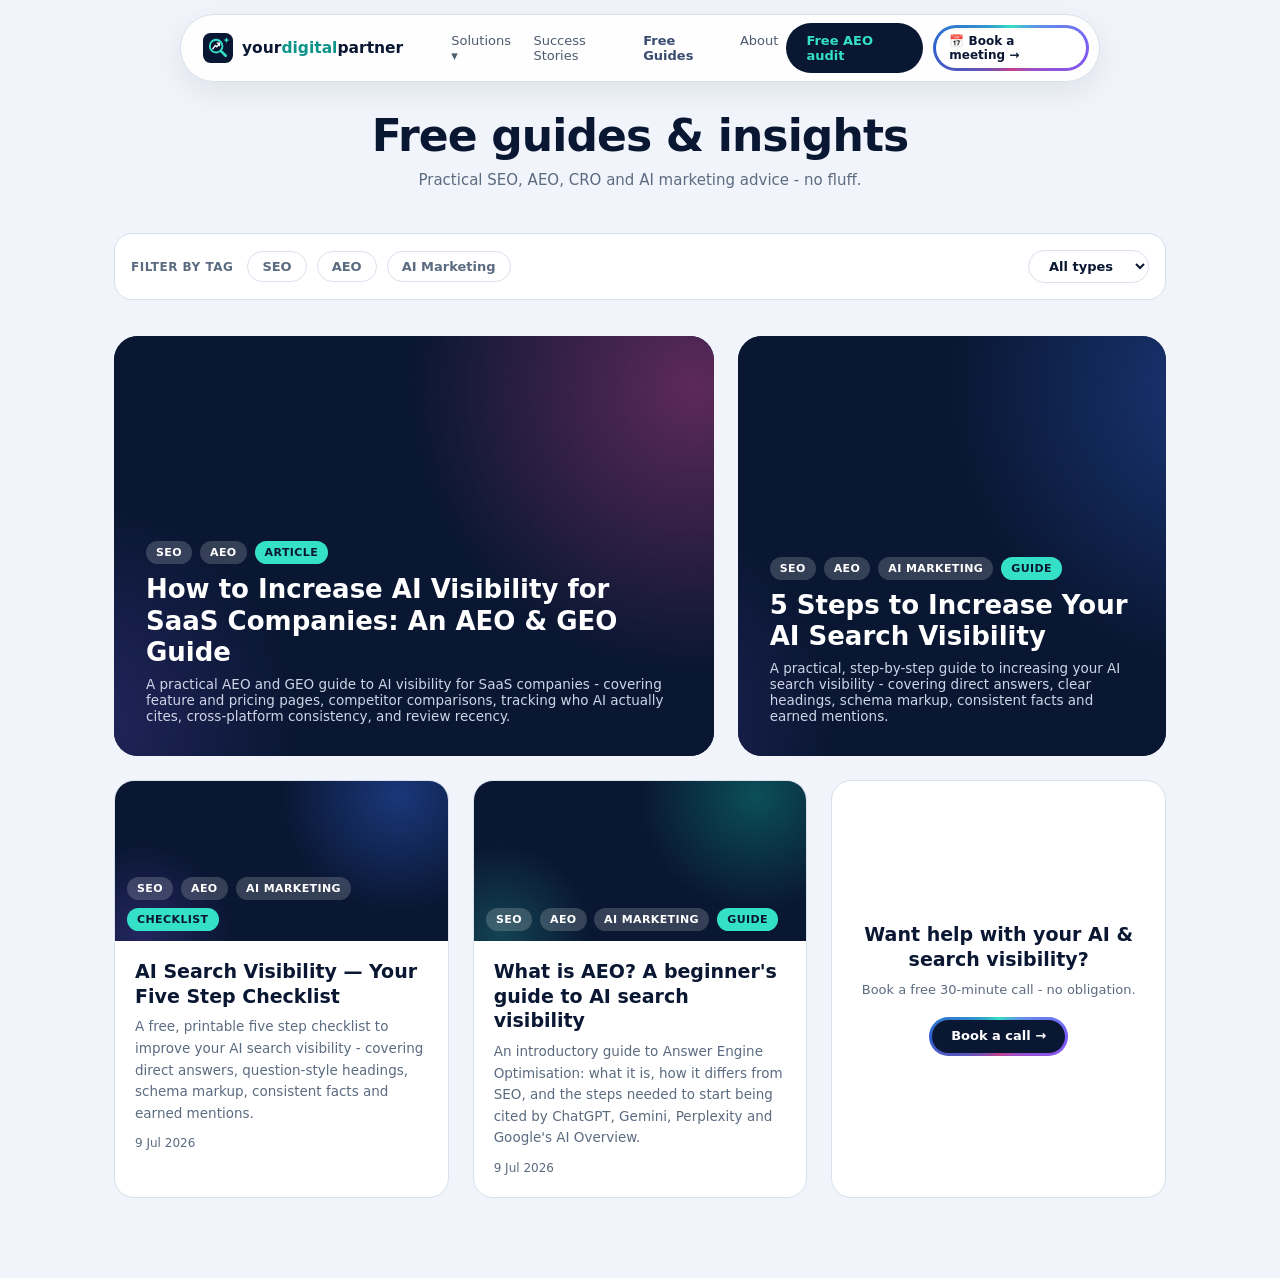
<file: blog/index.html>
<!doctype html>
<html lang="en-GB">
<head>
<meta charset="UTF-8">
<meta name="viewport" content="width=device-width, initial-scale=1">
<link rel="canonical" href="https://your-digital-partner.co.uk/blog/">
<title>Free Guides &amp; Insights | Your Digital Partner</title>
<meta name="description" content="Free, practical guides on SEO, AEO, AI search visibility, CRO and paid campaigns - for UK B2B professional services and SaaS teams.">
<link rel="icon" type="image/svg+xml" href="/assets/logo-icon.svg">
<meta property="og:type" content="website">
<meta property="og:site_name" content="Your Digital Partner">
<meta property="og:title" content="Free Guides &amp; Insights | Your Digital Partner">
<meta property="og:description" content="Free, practical guides and insights on SEO, AEO, AI search visibility, CRO and paid campaigns for UK B2B teams.">
<meta property="og:url" content="https://your-digital-partner.co.uk/blog/">
<meta property="og:image" content="https://your-digital-partner.co.uk/assets/social-card.png">
<script type="application/ld+json">
{
  "@context": "https://schema.org",
  "@graph": [
    {
      "@type": "Blog",
      "@id": "https://your-digital-partner.co.uk/blog/#blog",
      "url": "https://your-digital-partner.co.uk/blog/",
      "name": "Your Digital Partner - Guides & Insights",
      "description": "Practical guides and insights on SEO, AEO, AI search visibility, CRO and paid campaigns for UK B2B professional services and SaaS teams.",
      "inLanguage": "en-GB",
      "publisher": {
        "@type": "Organization",
        "name": "Your Digital Partner",
        "url": "https://your-digital-partner.co.uk/",
        "logo": {
          "@type": "ImageObject",
          "url": "https://your-digital-partner.co.uk/assets/logo-icon.svg"
        }
      }
    },
    {
      "@type": "BreadcrumbList",
      "itemListElement": [
        {"@type": "ListItem", "position": 1, "name": "Home", "item": "https://your-digital-partner.co.uk/"},
        {"@type": "ListItem", "position": 2, "name": "Guides & Insights", "item": "https://your-digital-partner.co.uk/blog/"}
      ]
    }
  ]
}
</script>
<style>
*{margin:0;box-sizing:border-box;font-family:'Segoe UI',system-ui,-apple-system,sans-serif}
:root{--bg:#f1f4fa;--ink:#0a1733;--mut:#5b6b80;--lime:#35e0c8;--card:#fff;--line:#d8e0ec;--soft:#e0eef6;--green:#0d9488;--greenSoft:#dcf3ef}
body{background:var(--bg);color:var(--ink);padding-top:110px;padding-bottom:80px}

nav{position:fixed;top:14px;left:50%;transform:translateX(-50%);z-index:50;display:flex;gap:8px;align-items:center;background:rgba(255,255,255,.88);backdrop-filter:blur(12px);border:1px solid var(--line);border-radius:99px;padding:8px 10px 8px 22px;box-shadow:0 10px 30px rgba(8,20,48,.08);width:min(920px,94vw);justify-content:space-between}
.navr{display:flex;align-items:center;gap:10px}
.logo{font-weight:800;font-size:15.5px;display:flex;align-items:center;gap:9px;color:var(--ink);text-decoration:none}.logo svg{display:block;flex:0 0 auto}
.logo b{color:#0d9488}
nav ul{display:flex;gap:20px;list-style:none;font-size:13px;color:#4d5b6e}
nav ul li a{color:inherit;text-decoration:none}
.cta{background:var(--ink);color:var(--lime);border:none;padding:10px 20px;border-radius:99px;font-size:13px;font-weight:700;text-decoration:none;display:inline-block}
@property --nba{syntax:'<angle>';initial-value:0deg;inherits:false}
.nav-book{position:relative;background:linear-gradient(#fff,#fff) padding-box,conic-gradient(from var(--nba),#35e0c8,#7b5cfa,#c2408d,#2f5fd0,#35e0c8) border-box;border:3px solid transparent;color:var(--ink);border-radius:99px;padding:6px 13px;font-size:12px;font-weight:700;text-decoration:none;display:inline-flex;align-items:center;gap:6px;animation:navbaspin 3.2s linear infinite}
@keyframes navbaspin{to{--nba:360deg}}
.mobile-menu-toggle{display:none}.mobile-menu-toggle::before{content:"";display:block;position:absolute;left:50%;top:50%;width:18px;height:12px;transform:translate(-50%,-50%);background:linear-gradient(var(--lime),var(--lime)) top/100% 2px no-repeat,linear-gradient(var(--lime),var(--lime)) center/100% 2px no-repeat,linear-gradient(var(--lime),var(--lime)) bottom/100% 2px no-repeat}.dd{position:absolute;top:34px;left:-40px;background:#fff;border:1px solid var(--line);border-radius:18px;padding:10px;width:450px;box-shadow:0 24px 60px rgba(8,20,48,.18);opacity:0;visibility:hidden;transform:translateY(6px);transition:all .2s}li:hover .dd{opacity:1;visibility:visible;transform:none}.dd a{display:flex;gap:14px;align-items:flex-start;padding:14px;border-radius:14px;font-size:14px;color:var(--ink);transition:background .15s}.dd a:hover{background:var(--soft)}.dd .ic{width:42px;height:42px;border-radius:12px;display:grid;place-items:center;font-size:19px;flex-shrink:0}.dd .ic.g{background:#dcf3ef}.dd .ic.b{background:#e8effe}.dd .ic.p{background:#fceaf3}.dd .ic.pu{background:var(--ink)}.dd a b{display:block;font-size:14px;margin-bottom:3px}.dd a small{display:block;color:var(--mut);font-size:12px;line-height:1.5}.dd .ic .ai-mark{font-weight:900;font-size:14.5px;letter-spacing:.5px;color:#fff}.nav-mob-cta-li{display:none}.nav-mob-cta{width:100%;background:#35e0c8;color:#0a1733;border:0;border-radius:12px;padding:15px;font-size:15.5px;font-weight:800;cursor:pointer;display:flex;align-items:center;justify-content:center;gap:8px;box-shadow:0 8px 20px rgba(53,224,200,.35);text-decoration:none}.nav-mob-cta .ic{font-size:18px}
@media(max-width:900px){nav ul{display:none}.navr>.cta{display:none}.navr>.nav-book{display:none}.mobile-menu-toggle{position:relative;display:grid;place-items:center;width:42px;height:42px;border:0;background:var(--ink);color:var(--lime);border-radius:50%;font-size:0;line-height:0;cursor:pointer;padding:0}nav.open ul{display:flex;position:absolute;top:calc(100% + 8px);left:0;right:0;flex-direction:column;gap:4px;background:#fff;border:1px solid var(--line);border-radius:18px;padding:10px;box-shadow:0 18px 42px rgba(8,20,48,.18)}nav.open ul li{padding:10px}nav.open .dd{position:static;opacity:1;visibility:visible;transform:none;width:auto;box-shadow:none;border:0;padding:6px 0 0;background:transparent}nav.open .dd a{padding:10px}nav.open ul .nav-mob-cta-li{display:block;padding:8px 4px 4px;margin-top:6px;border-top:1px solid #d8e0ec}}

.wrap{max-width:1100px;margin:0 auto;padding:0 24px}

.page-head{text-align:center;margin-bottom:44px}
.page-head h1{font-size:clamp(30px,4vw,44px);font-weight:800;letter-spacing:-.02em;margin-bottom:10px}
.page-head p{color:var(--mut);font-size:15px}

.filters{display:flex;flex-wrap:wrap;align-items:center;gap:10px;margin-bottom:36px;padding:16px;background:var(--card);border:1px solid var(--line);border-radius:18px}
.filters-label{font-size:12px;font-weight:800;text-transform:uppercase;letter-spacing:.5px;color:var(--mut);margin-right:4px}
.pill{border:1.5px solid var(--line);background:#fff;color:var(--mut);font-size:13px;font-weight:700;padding:7px 14px;border-radius:99px;cursor:pointer;transition:all .15s}
.pill:hover{border-color:var(--ink);color:var(--ink)}
.pill.active{background:var(--ink);border-color:var(--ink);color:var(--lime)}
.type-select{margin-left:auto;border:1.5px solid var(--line);border-radius:99px;padding:7px 16px;font-size:13px;font-weight:700;color:var(--ink);background:#fff;cursor:pointer}

.featured{display:grid;grid-template-columns:1.4fr 1fr;gap:24px;margin-bottom:24px}
.featured-main{position:relative;border-radius:24px;overflow:hidden;min-height:420px;display:flex;align-items:flex-end;color:#fff;background:#0a1733;text-decoration:none}
.featured-main img{position:absolute;inset:0;width:100%;height:100%;object-fit:cover}
.featured-main .content{position:relative;padding:32px;z-index:1}
.featured-card{position:relative;border-radius:24px;overflow:hidden;min-height:420px;display:flex;align-items:flex-end;color:#fff;background:#0a1733;text-decoration:none}
.featured-card img{position:absolute;inset:0;width:100%;height:100%;object-fit:cover}
.featured-card .content{position:relative;padding:32px;z-index:1}

.tag-row{display:flex;gap:8px;margin-bottom:10px;flex-wrap:wrap}
.tag-badge{font-size:11px;font-weight:800;letter-spacing:.4px;text-transform:uppercase;background:rgba(255,255,255,.18);backdrop-filter:blur(6px);padding:5px 10px;border-radius:99px;color:#fff}
.type-badge{font-size:11px;font-weight:800;letter-spacing:.4px;text-transform:uppercase;background:var(--lime);color:var(--ink);padding:5px 10px;border-radius:99px}
.featured-main h2,.featured-card h3{font-size:26px;font-weight:800;line-height:1.2;margin-bottom:8px;color:#fff}
.featured-main p,.featured-card p{font-size:13.5px;color:#cdd6e6;max-width:520px}

.grid-head{font-size:20px;font-weight:800;margin-bottom:20px}
.grid{display:grid;grid-template-columns:repeat(3,1fr);gap:24px;margin-top:24px}
.card{background:var(--card);border:1px solid var(--line);border-radius:20px;overflow:hidden;transition:all .2s;text-decoration:none;color:var(--ink);display:flex;flex-direction:column}
.card:hover{border-color:var(--ink);box-shadow:0 14px 34px rgba(8,20,48,.1);transform:translateY(-2px)}
.card-img{position:relative}
.card-img img{width:100%;height:160px;object-fit:cover;display:block}
.card-img .tag-row{position:absolute;left:12px;right:12px;bottom:10px;margin:0}
.card-body{padding:18px 20px 22px}
.card h3{font-size:19px;font-weight:800;margin-bottom:8px;line-height:1.3}
.card p{font-size:13.5px;color:var(--mut);line-height:1.6}
.card-meta{font-size:12px;color:var(--mut);margin-top:12px}

/* CTA filler — used when a 3-card row has 1 or 2 real posts. Spans the
   remaining column(s) so every row always fills the full grid width. */
@property --ctaba{syntax:'<angle>';initial-value:0deg;inherits:false}
.cta-card{grid-column:span 1;border-radius:20px;background:#fff;border:1px solid var(--line);color:var(--ink);text-decoration:none;display:flex;flex-direction:column;align-items:center;justify-content:center;text-align:center;padding:32px 24px;gap:8px}
.cta-card.span-2{grid-column:span 2}
.cta-card .cta-h{font-size:19px;font-weight:800;line-height:1.3;color:var(--ink)}
.cta-card .cta-p{font-size:13px;color:var(--mut);line-height:1.5}
.cta-card .cta-link{display:inline-block;margin-top:10px;color:#fff;font-size:13px;font-weight:800;padding:8px 19px;border-radius:99px;border:3px solid transparent;line-height:1.3;background:linear-gradient(var(--ink),var(--ink)) padding-box,conic-gradient(from var(--ctaba),var(--lime),#7b5cfa,#c2408d,#2f5fd0,var(--lime)) border-box;animation:ctabaspin 3.2s linear infinite}
@keyframes ctabaspin{to{--ctaba:360deg}}

.empty{display:none;text-align:center;padding:60px 0;color:var(--mut)}

@media(max-width:900px){.featured{grid-template-columns:1fr}.grid{grid-template-columns:1fr 1fr}.cta-card{grid-column:span 1 !important}}
@media(max-width:600px){.grid{grid-template-columns:1fr}.type-select{margin-left:0;width:100%}.cta-card{grid-column:1/-1 !important}}
</style>
    <!-- Start of HubSpot Embed Code -->
    <script type="text/javascript" id="hs-script-loader" async defer src="https://js-eu1.hs-scripts.com/146760313.js"></script>
    <!-- End of HubSpot Embed Code -->
</head>
<body>

<nav>
  <a class="logo" href="/"><svg viewBox="0 0 64 64" width="30" height="30" xmlns="http://www.w3.org/2000/svg"><rect width="64" height="64" rx="16" fill="#0a1733"/><circle cx="28" cy="28" r="13.5" fill="none" stroke="#35e0c8" stroke-width="4"/><path d="M38 38 L48.5 48.5" stroke="#35e0c8" stroke-width="5.5" stroke-linecap="round"/><path d="M21 33.5 L26.5 26.5 L29.5 29.5 L35 22.5" fill="none" stroke="#fff" stroke-width="3" stroke-linecap="round" stroke-linejoin="round"/><path d="M30.5 21.5 L35.5 21.9 L35.1 26.9" fill="none" stroke="#fff" stroke-width="3" stroke-linecap="round" stroke-linejoin="round"/><path d="M50 9 l1.9 4.2 4.2 1.9 -4.2 1.9 -1.9 4.2 -1.9 -4.2 -4.2 -1.9 4.2 -1.9 z" fill="#35e0c8"/></svg><span>your<b>digital</b>partner</span></a>
  <ul>
    <li>Solutions ▾
      <div class="dd">
        <a href="/solutions/seo-aeo-visibility/"><span class="ic g">🔍</span><span><b>SEO &amp; AEO Visibility</b><small>Rank on Google and get cited by ChatGPT, Gemini &amp; Perplexity</small></span></a>
        <a href="/solutions/website-optimisation-cro/"><span class="ic b">📈</span><span><b>Website Optimisation &amp; CRO</b><small>Heatmaps, A/B testing &amp; personalisation that turn traffic into pipeline</small></span></a>
        <a href="/solutions/ai-marketing/"><span class="ic pu"><b class="ai-mark">AI</b></span><span><b>AI-Enabled Digital Marketing</b><small>Practical AI across reporting, SEO, conversion &amp; HubSpot</small></span></a>
        <a href="/solutions/paid-campaigns/"><span class="ic p">🎯</span><span><b>Performance Marketing</b><small>Google &amp; LinkedIn Ads accountable to revenue, not clicks</small></span></a>
      </div>
    </li>
    <li><a href="/success-stories/">Success Stories</a></li>
    <li><a href="/blog/" style="color:#3a4d70;font-weight:800">Free Guides</a></li>
    <li><a href="/#approach">About</a></li>
      <li class="nav-mob-cta-li"><a class="nav-mob-cta" href="https://meetings-eu1.hubspot.com/cchapman" target="_blank" rel="noopener"><span class="ic">📅</span> Book a meeting</a></li>
  </ul>
  <div class="navr">
    <a class="cta" href="/#scorecard">Free AEO audit</a>
    <a class="nav-book" href="https://meetings-eu1.hubspot.com/cchapman" target="_blank" rel="noopener">📅 Book a meeting →</a>
  </div>
  <button class="mobile-menu-toggle" type="button" aria-label="Open menu" onclick="this.closest('nav').classList.toggle('open')">☰</button>
</nav>

<div class="wrap">
  <div class="page-head">
    <h1>Free guides &amp; insights</h1>
    <p>Practical SEO, AEO, CRO and AI marketing advice - no fluff.</p>
  </div>

  <div class="filters" id="filters"></div>
  <div class="featured" id="featured"></div>

  <div class="grid" id="grid"></div>
  <div class="empty" id="empty">No articles match these filters yet.</div>
</div>

<script>
let posts = [];
let activeTags = new Set();
let activeType = "all";

// Escape all posts.json-sourced strings before innerHTML injection.
function esc(s){return String(s==null?'':s).replace(/[&<>"']/g,c=>({'&':'&amp;','<':'&lt;','>':'&gt;','"':'&quot;',"'":'&#39;'}[c]));}

function allTags(){ return [...new Set(posts.flatMap(p=>p.tags))]; }
function allTypes(){ return [...new Set(posts.map(p=>p.type))]; }

function renderFilters(){
  const el = document.getElementById('filters');
  const tagPills = allTags().map(t=>`<button class="pill${activeTags.has(t)?' active':''}" data-tag="${esc(t)}">${esc(t)}</button>`).join('');
  el.innerHTML = `<span class="filters-label">Filter by tag</span>${tagPills}
    <select class="type-select" id="typeSelect">
      <option value="all">All types</option>
      ${allTypes().map(t=>`<option value="${esc(t)}"${activeType===t?' selected':''}>${esc(t.charAt(0).toUpperCase()+t.slice(1))}</option>`).join('')}
    </select>`;
  el.querySelectorAll('.pill').forEach(btn=>{
    btn.addEventListener('click', ()=>{
      const tag = btn.dataset.tag;
      activeTags.has(tag) ? activeTags.delete(tag) : activeTags.add(tag);
      render();
    });
  });
  document.getElementById('typeSelect').addEventListener('change', e=>{
    activeType = e.target.value;
    render();
  });
}

function matches(p){
  const tagMatch = activeTags.size===0 || p.tags.some(t=>activeTags.has(t));
  const typeMatch = activeType==="all" || p.type===activeType;
  return tagMatch && typeMatch;
}

function badgeRow(p){
  return `<div class="tag-row">${p.tags.map(t=>`<span class="tag-badge">${esc(t)}</span>`).join('')}<span class="type-badge">${esc(p.type)}</span></div>`;
}

// The 3 accent card backgrounds available. "accent colour" adjacency rules
// below always pick from this fixed set so no two neighbouring cards (left/
// right in the same row, or directly above/below in the 3-col grid) ever
// repeat the same accent - regardless of what's manually set in posts.json.
const ACCENTS = ['/assets/blog/card-bg-blue.jpg','/assets/blog/card-bg-green.jpg','/assets/blog/card-bg-pink.jpg'];

function pickAccent(preferred, ...neighbours){
  const bad = new Set(neighbours.filter(Boolean));
  if(preferred && !bad.has(preferred)) return preferred;
  return ACCENTS.find(a=>!bad.has(a)) || ACCENTS[0];
}

function ctaCard(span){
  return `<a class="cta-card${span===2?' span-2':''}" href="https://meetings-eu1.hubspot.com/cchapman" target="_blank" rel="noopener">
    <div class="cta-h">Want help with your AI &amp; search visibility?</div>
    <div class="cta-p">Book a free 30-minute call - no obligation.</div>
    <span class="cta-link">Book a call &rarr;</span>
  </a>`;
}

function parseDate(d){
  const t = Date.parse(d);
  return isNaN(t) ? 0 : t;
}
function byRecency(a,b){ return parseDate(b.date) - parseDate(a.date); }

// Ordering rule: the most recent post of type "article" always leads (slot 1),
// and the most recent post of type "guide" always follows in slot 2 -
// regardless of any "featured" flag or posts.json authoring order. Everything
// else fills in after, most recent first. If a filtered view has no article
// or no guide (e.g. the type filter excludes them), that slot is simply
// skipped rather than left blank, so the layout still fills naturally.
function buildOrder(filtered){
  const byDate = [...filtered].sort(byRecency);
  const topArticle = byDate.find(p=>p.type==='article');
  const topGuide = byDate.find(p=>p.type==='guide' && p!==topArticle);
  const leaders = [topArticle, topGuide].filter(Boolean);
  const leaderSet = new Set(leaders);
  const rest = byDate.filter(p=>!leaderSet.has(p));
  return [...leaders, ...rest];
}

function render(){
  renderFilters();
  const filtered = posts.filter(matches);

  // Slot 1 = most recent article, slot 2 = most recent guide (see buildOrder).
  const ordered = buildOrder(filtered);

  const fEl = document.getElementById('featured');
  const gEl = document.getElementById('grid');
  const emptyEl = document.getElementById('empty');

  if(ordered.length===0){
    fEl.style.display='none'; gEl.innerHTML=''; emptyEl.style.display='block';
    return;
  }
  emptyEl.style.display='none';

  // --- Row 1: always exactly 2 slots (main + secondary), whenever posts exist ---
  const main = ordered[0];
  const secondary = ordered[1];
  fEl.style.display = 'grid';
  const mainAccent = pickAccent(main.image);
  const secAccent = secondary ? pickAccent(secondary.image, mainAccent) : null;
  fEl.innerHTML = `
    <a class="featured-main" href="${esc(main.url)}">
      <img src="${mainAccent}" alt="" loading="lazy">
      <div class="content">${badgeRow(main)}<h2>${esc(main.title)}</h2><p>${esc(main.excerpt)}</p></div>
    </a>
    ${secondary ? `
    <a class="featured-card" href="${esc(secondary.url)}">
      <img src="${secAccent}" alt="" loading="lazy">
      <div class="content">${badgeRow(secondary)}<h3>${esc(secondary.title)}</h3><p>${esc(secondary.excerpt)}</p></div>
    </a>` : ''}`;

  // --- Remaining posts: rows of up to 3, CTA fills any incomplete row ---
  const rest = ordered.slice(2);
  let html = '';
  const colAbove = [null,null,null]; // last accent used in each of the 3 columns
  for(let i=0; i<rest.length; i+=3){
    const row = rest.slice(i, i+3);
    let rowLeft = null;
    row.forEach((p, col)=>{
      const accent = pickAccent(p.image, rowLeft, colAbove[col]);
      rowLeft = accent;
      colAbove[col] = accent;
      html += `
        <a class="card" href="${esc(p.url)}">
          <div class="card-img"><img src="${accent}" alt="" loading="lazy">${badgeRow(p)}</div>
          <div class="card-body">
            <h3>${esc(p.title)}</h3>
            <p>${esc(p.excerpt)}</p>
            <div class="card-meta">${esc(p.date)}</div>
          </div>
        </a>`;
    });
    const missing = 3 - row.length;
    if(missing===1) html += ctaCard(1);
    if(missing===2) html += ctaCard(2);
  }
  gEl.innerHTML = html;
}

fetch('/blog/posts.json')
  .then(r => r.json())
  .then(data => { posts = data; render(); })
  .catch(() => {
    document.getElementById('empty').style.display = 'block';
    document.getElementById('empty').textContent = 'Could not load articles right now.';
  });
</script>

</body>
</html>
</file>
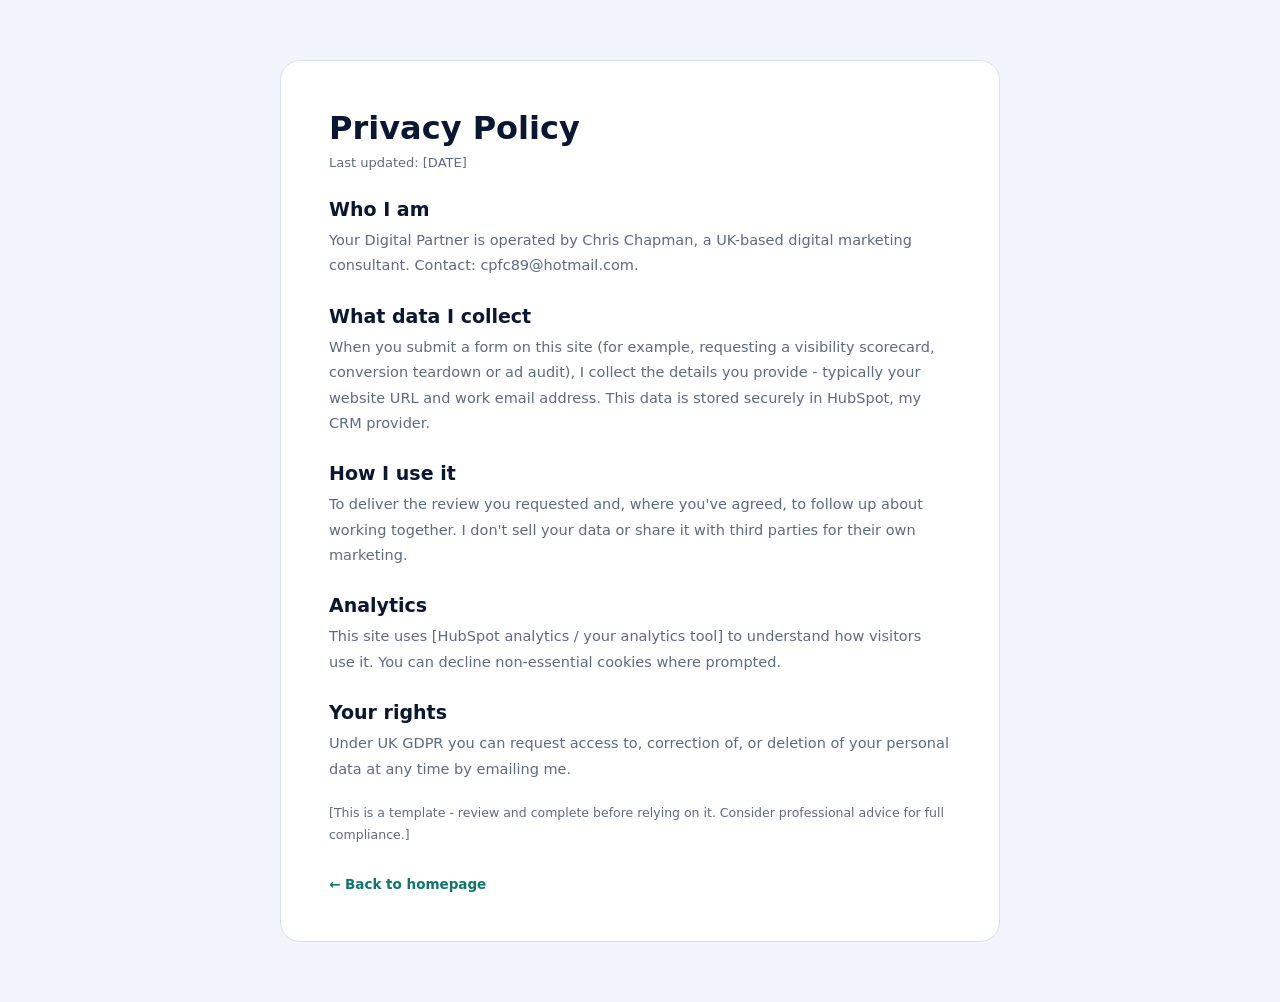
<file: privacy/index.html>
<!DOCTYPE html>
<html lang="en-GB">
<head>
<meta charset="UTF-8">
<link rel="icon" type="image/svg+xml" href="/assets/logo-icon.svg">
<meta name="viewport" content="width=device-width, initial-scale=1">
<title>Privacy Policy | Your Digital Partner</title>
<meta name="robots" content="noindex">
<style>
  :root{--bg:#f1f4fa;--ink:#0a1733;--mut:#5b6b80;--line:#d8e0ec}
  *{margin:0;box-sizing:border-box;font-family:'Segoe UI',system-ui,-apple-system,sans-serif}
  body{background:var(--bg);color:var(--ink);padding:60px 24px}
  .wrap{max-width:720px;margin:0 auto;background:#fff;border:1px solid var(--line);border-radius:20px;padding:48px}
  h1{font-size:32px;font-weight:800;margin-bottom:8px}
  .upd{color:var(--mut);font-size:13px;margin-bottom:28px}
  h2{font-size:19px;margin:26px 0 8px}
  p{color:var(--mut);font-size:14.5px;line-height:1.75}
  a{color:#0f766e;font-weight:700;text-decoration:none}
  .back{display:inline-block;margin-top:30px;font-size:13.5px}
</style>
    <!-- Start of HubSpot Embed Code -->
    <script type="text/javascript" id="hs-script-loader" async defer src="https://js-eu1.hs-scripts.com/146760313.js"></script>
    <!-- End of HubSpot Embed Code -->
</head>
<body>
<div class="wrap">
  <h1>Privacy Policy</h1>
  <div class="upd">Last updated: [DATE]</div>
  <h2>Who I am</h2>
  <p>Your Digital Partner is operated by Chris Chapman, a UK-based digital marketing consultant. Contact: cpfc89@hotmail.com.</p>
  <h2>What data I collect</h2>
  <p>When you submit a form on this site (for example, requesting a visibility scorecard, conversion teardown or ad audit), I collect the details you provide - typically your website URL and work email address. This data is stored securely in HubSpot, my CRM provider.</p>
  <h2>How I use it</h2>
  <p>To deliver the review you requested and, where you've agreed, to follow up about working together. I don't sell your data or share it with third parties for their own marketing.</p>
  <h2>Analytics</h2>
  <p>This site uses [HubSpot analytics / your analytics tool] to understand how visitors use it. You can decline non-essential cookies where prompted.</p>
  <h2>Your rights</h2>
  <p>Under UK GDPR you can request access to, correction of, or deletion of your personal data at any time by emailing me.</p>
  <p style="margin-top:20px;font-size:12.5px">[This is a template - review and complete before relying on it. Consider professional advice for full compliance.]</p>
  <a class="back" href="/">← Back to homepage</a>
</div>
</body>
</html>
</file>
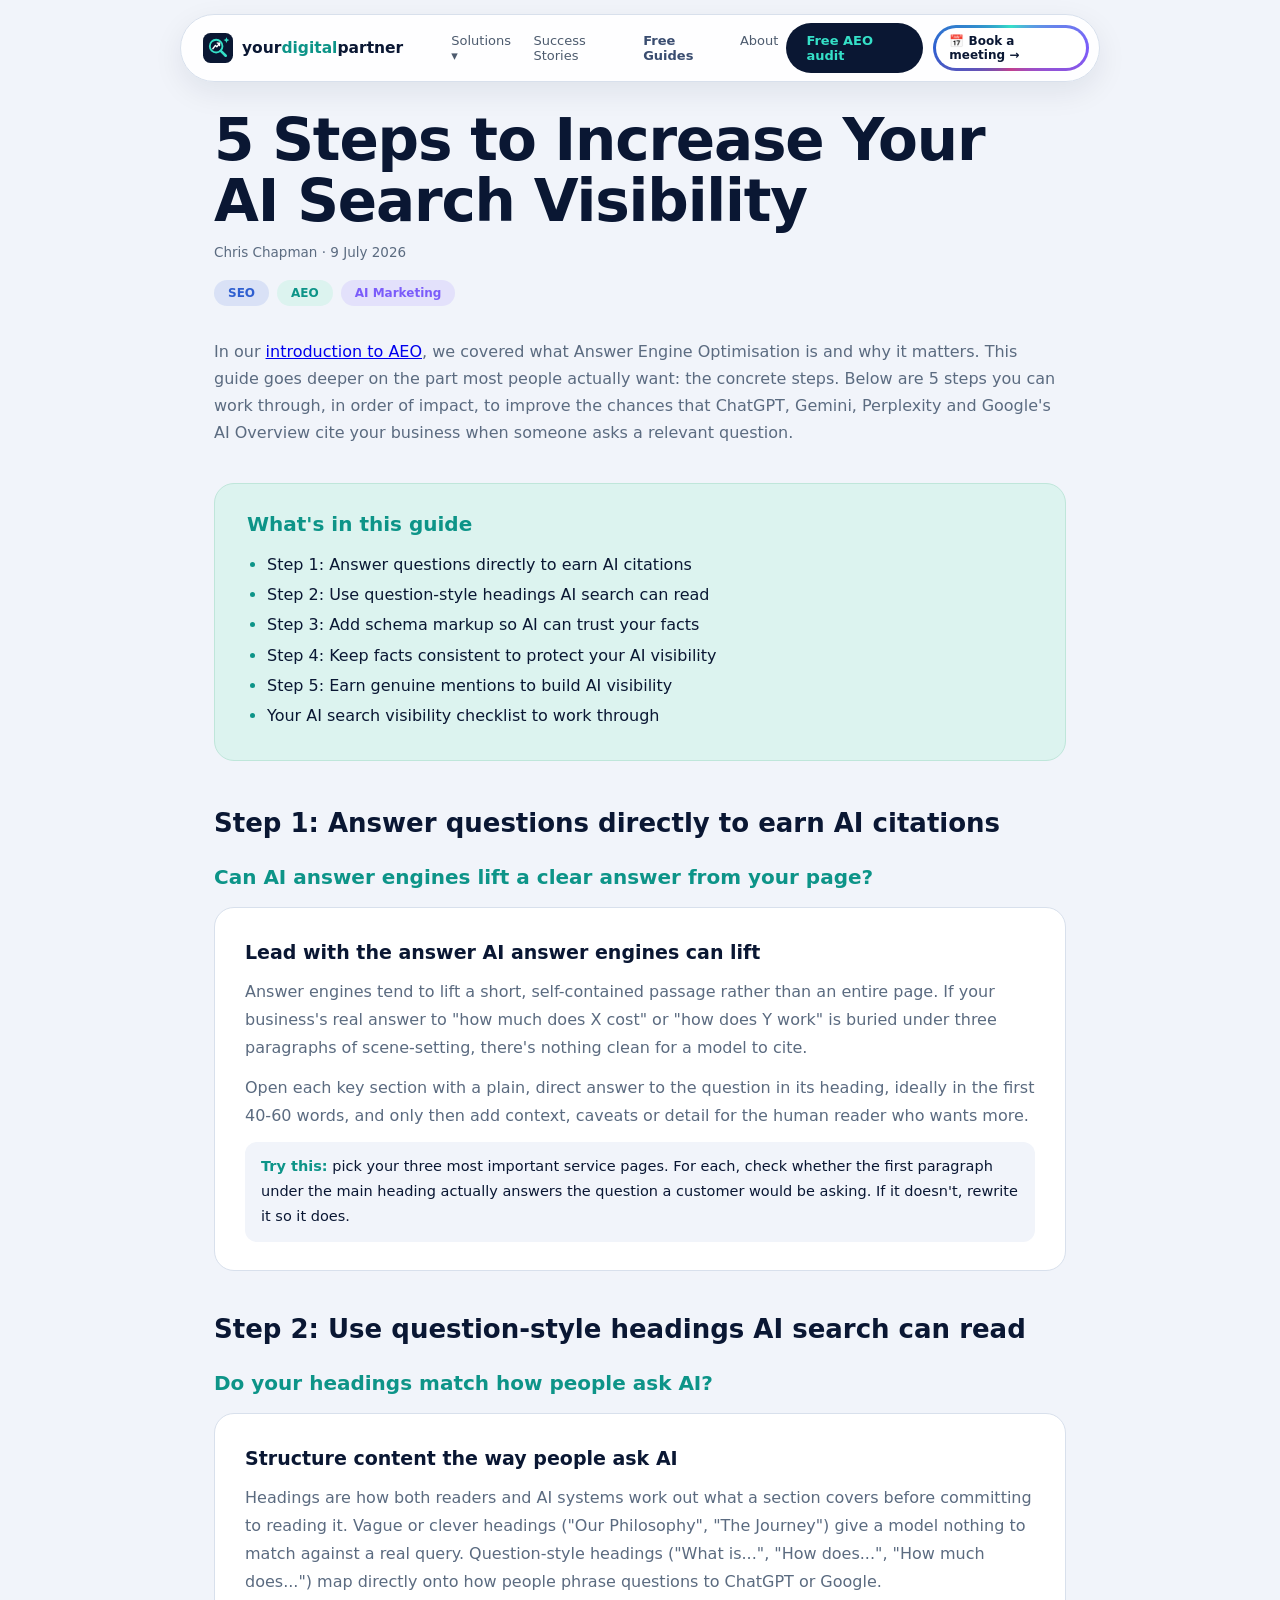
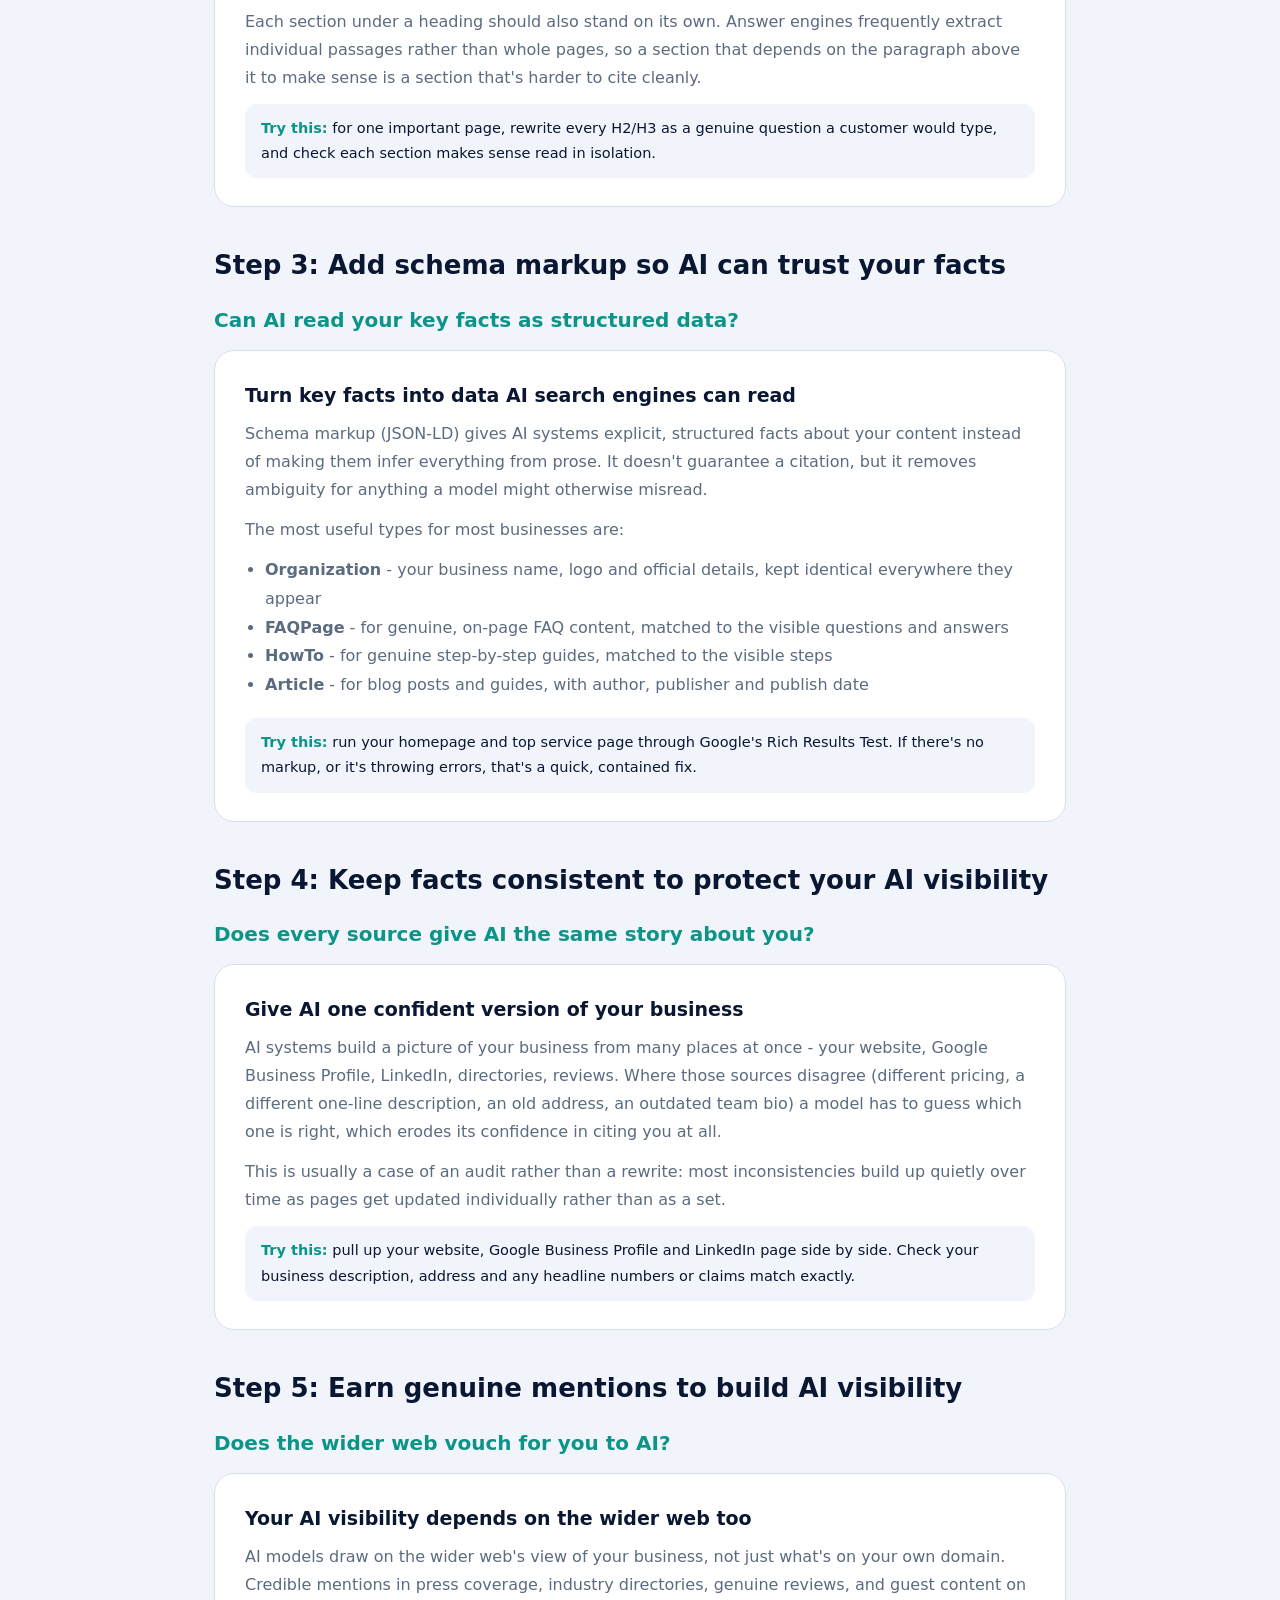
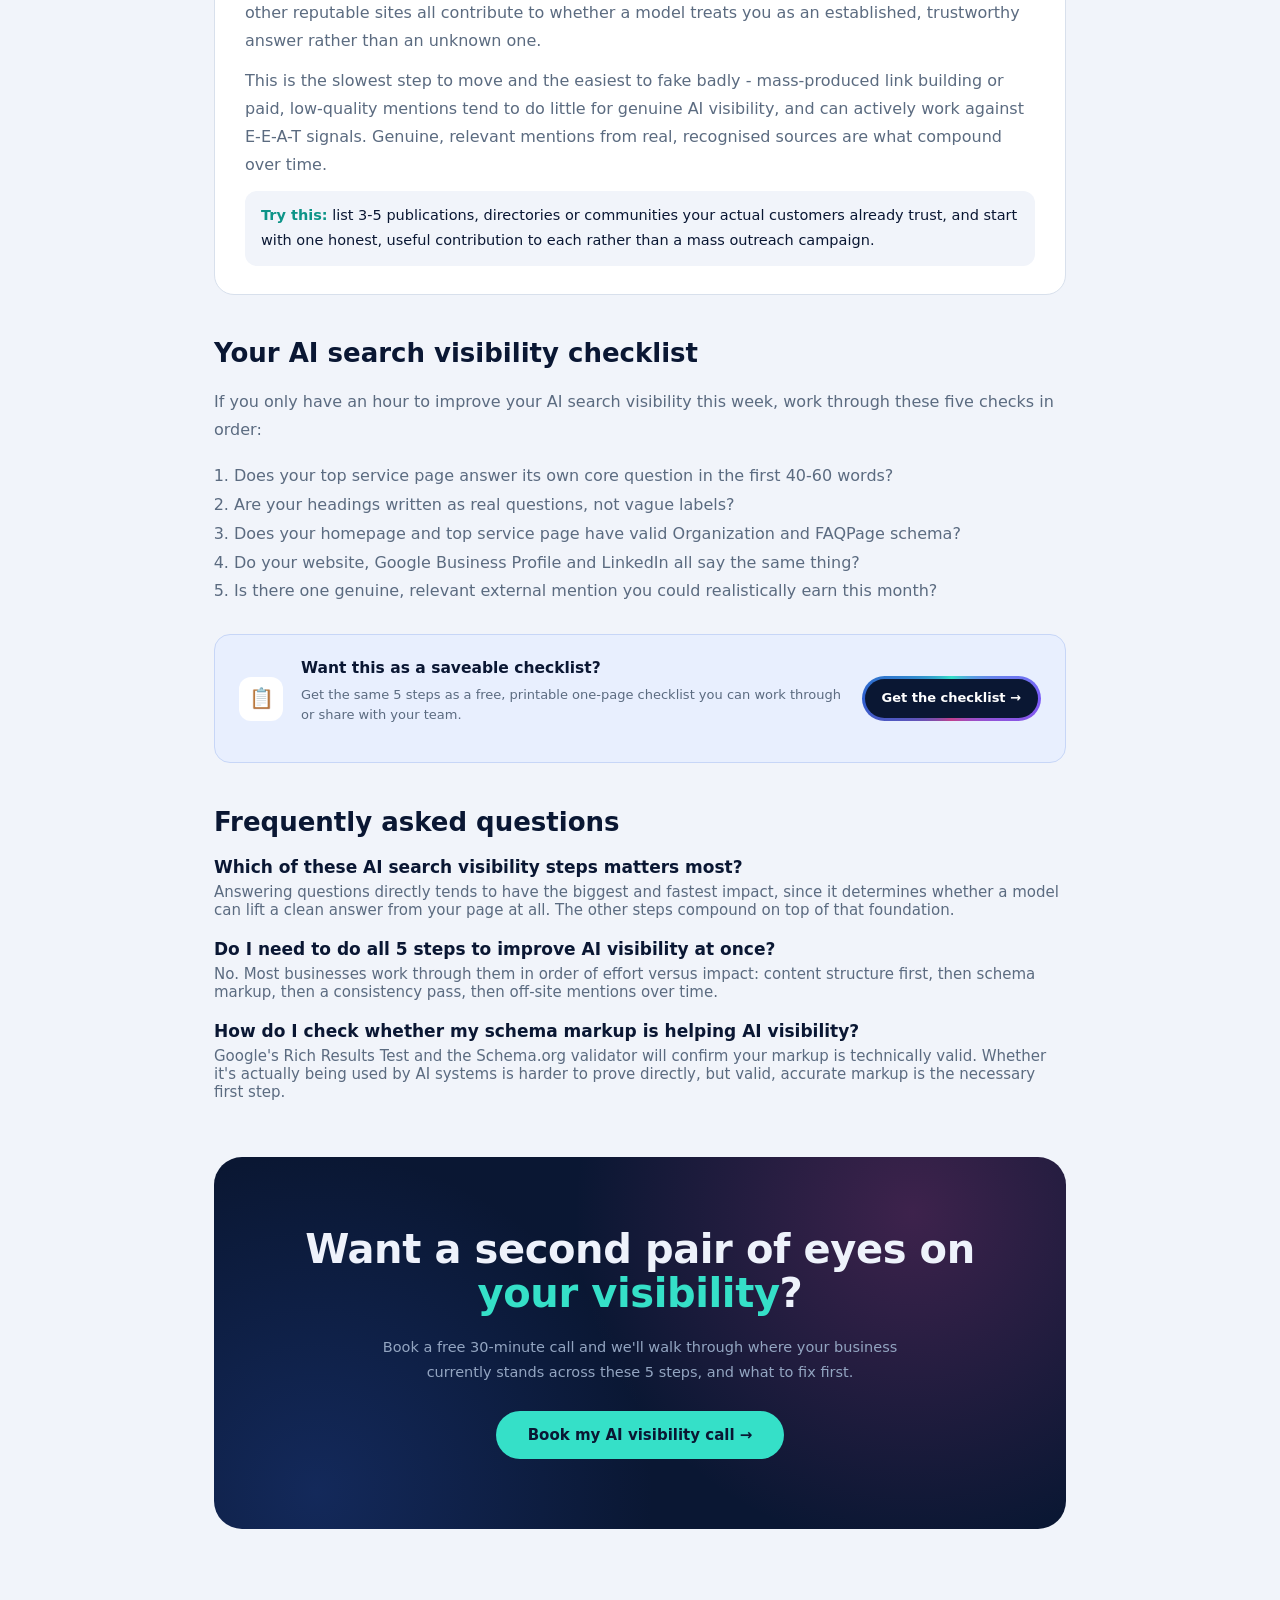
<file: blog/5-steps-ai-search-visibility/index.html>
<!doctype html>
<html lang="en-GB">
<head>
<meta charset="UTF-8">
<meta name="viewport" content="width=device-width, initial-scale=1">
<link rel="canonical" href="https://your-digital-partner.co.uk/blog/5-steps-ai-search-visibility/">
<title>5 Steps to Increase Your AI Search Visibility | Your Digital Partner</title>
<meta name="description" content="A practical, step-by-step guide to increasing your AI search visibility - covering direct answers, headings, schema markup and earned mentions.">
<meta property="og:title" content="5 Steps to Increase Your AI Search Visibility">
<meta property="og:description" content="A practical, step-by-step guide to getting cited by ChatGPT, Gemini, Perplexity and Google's AI Overview.">
<meta property="og:image" content="https://your-digital-partner.co.uk/assets/blog/card-bg-blue.jpg">
<meta property="og:type" content="article">
<link rel="icon" type="image/svg+xml" href="/assets/logo-icon.svg">
<style>
*{margin:0;box-sizing:border-box;font-family:'Segoe UI',system-ui,-apple-system,sans-serif}
:root{--bg:#f1f4fa;--ink:#0a1733;--mut:#5b6b80;--lime:#35e0c8;--card:#fff;--line:#d8e0ec;--soft:#e0eef6;--blue:#2f5fd0;--blueSoft:#e8effe;--green:#0d9488;--greenSoft:#dcf3ef;--purple:#7b5cfa;--pink:#c2408d}
body{background:var(--bg);color:var(--ink);overflow-x:hidden;padding-top:110px;padding-bottom:80px}

nav{position:fixed;top:14px;left:50%;transform:translateX(-50%);z-index:50;display:flex;gap:8px;align-items:center;background:rgba(255,255,255,.88);backdrop-filter:blur(12px);border:1px solid var(--line);border-radius:99px;padding:8px 10px 8px 22px;box-shadow:0 10px 30px rgba(8,20,48,.08);width:min(920px,94vw);justify-content:space-between}
.navr{display:flex;align-items:center;gap:10px}
.logo{font-weight:800;font-size:15.5px;display:flex;align-items:center;gap:9px;color:var(--ink);text-decoration:none}.logo svg{display:block;flex:0 0 auto}
.logo b{color:#0d9488}
nav ul{display:flex;gap:20px;list-style:none;font-size:13px;color:#4d5b6e}
nav ul li a{color:inherit;text-decoration:none}
.cta{background:var(--ink);color:var(--lime);border:none;padding:10px 20px;border-radius:99px;font-size:13px;font-weight:700;text-decoration:none;display:inline-block}
.cta:hover{color:var(--lime)}
@property --nba{syntax:'<angle>';initial-value:0deg;inherits:false}
.nav-book{position:relative;background:linear-gradient(#fff,#fff) padding-box,conic-gradient(from var(--nba),#35e0c8,#7b5cfa,#c2408d,#2f5fd0,#35e0c8) border-box;border:3px solid transparent;color:var(--ink);border-radius:99px;padding:6px 13px;font-size:12px;font-weight:700;text-decoration:none;display:inline-flex;align-items:center;gap:6px;animation:navbaspin 3.2s linear infinite}
@keyframes navbaspin{to{--nba:360deg}}
.mobile-menu-toggle{display:none}.mobile-menu-toggle::before{content:"";display:block;position:absolute;left:50%;top:50%;width:18px;height:12px;transform:translate(-50%,-50%);background:linear-gradient(var(--lime),var(--lime)) top/100% 2px no-repeat,linear-gradient(var(--lime),var(--lime)) center/100% 2px no-repeat,linear-gradient(var(--lime),var(--lime)) bottom/100% 2px no-repeat}.dd{position:absolute;top:34px;left:-40px;background:#fff;border:1px solid var(--line);border-radius:18px;padding:10px;width:450px;box-shadow:0 24px 60px rgba(8,20,48,.18);opacity:0;visibility:hidden;transform:translateY(6px);transition:all .2s}li:hover .dd{opacity:1;visibility:visible;transform:none}.dd a{display:flex;gap:14px;align-items:flex-start;padding:14px;border-radius:14px;font-size:14px;color:var(--ink);transition:background .15s}.dd a:hover{background:var(--soft)}.dd .ic{width:42px;height:42px;border-radius:12px;display:grid;place-items:center;font-size:19px;flex-shrink:0}.dd .ic.g{background:#dcf3ef}.dd .ic.b{background:#e8effe}.dd .ic.p{background:#fceaf3}.dd .ic.pu{background:var(--ink)}.dd a b{display:block;font-size:14px;margin-bottom:3px}.dd a small{display:block;color:var(--mut);font-size:12px;line-height:1.5}.dd .ic .ai-mark{font-weight:900;font-size:14.5px;letter-spacing:.5px;color:#fff}.nav-mob-cta-li{display:none}.nav-mob-cta{width:100%;background:#35e0c8;color:#0a1733;border:0;border-radius:12px;padding:15px;font-size:15.5px;font-weight:800;cursor:pointer;display:flex;align-items:center;justify-content:center;gap:8px;box-shadow:0 8px 20px rgba(53,224,200,.35);text-decoration:none}.nav-mob-cta .ic{font-size:18px}
@media(max-width:900px){nav ul{display:none}.navr>.cta{display:none}.navr>.nav-book{display:none}.mobile-menu-toggle{position:relative;display:grid;place-items:center;width:42px;height:42px;border:0;background:var(--ink);color:var(--lime);border-radius:50%;font-size:0;line-height:0;cursor:pointer;padding:0}nav.open ul{display:flex;position:absolute;top:calc(100% + 8px);left:0;right:0;flex-direction:column;gap:4px;background:#fff;border:1px solid var(--line);border-radius:18px;padding:10px;box-shadow:0 18px 42px rgba(8,20,48,.18)}nav.open ul li{padding:10px}nav.open .dd{position:static;opacity:1;visibility:visible;transform:none;width:auto;box-shadow:none;border:0;padding:6px 0 0;background:transparent}nav.open .dd a{padding:10px}nav.open ul .nav-mob-cta-li{display:block;padding:8px 4px 4px;margin-top:6px;border-top:1px solid #d8e0ec}}

.ydp-post{max-width:900px;margin:0 auto;padding:0 24px}
.ydp-post-title{font-size:clamp(34px,4.6vw,58px);font-weight:800;letter-spacing:-.02em;line-height:1.05;margin:0 0 12px;color:var(--ink)}
.ydp-post-meta{font-size:13.5px;color:var(--mut);margin-bottom:20px}

.tag-row{display:flex;gap:8px;margin-bottom:32px}
.tag{font-size:12px;font-weight:800;padding:6px 14px;border-radius:99px}
.tag.seo{background:rgba(47,95,208,.12);color:var(--blue)}
.tag.aeo{background:var(--greenSoft);color:var(--green)}
.tag.ai-marketing{background:rgba(123,92,250,.12);color:var(--purple)}

.ydp-post-intro{margin-bottom:36px}
.ydp-post-intro h2{font-size:24px;margin:0 0 10px;color:var(--ink);font-weight:800}
.ydp-post-intro p{font-size:16px;line-height:1.7;color:var(--mut)}

.ydp-post-overview{background:var(--greenSoft);border:1px solid #bfe6da;border-radius:20px;padding:28px 32px;margin-bottom:40px}
.ydp-post-overview h2{font-size:20px;margin:0 0 14px;color:var(--green);font-weight:800}
.ydp-post-overview ul{padding-left:20px;line-height:1.9;margin:0}
.ydp-post-overview ul li{font-size:16px;color:var(--ink)}
.ydp-post-overview ul li::marker{color:var(--green)}

.ydp-post-content{font-size:16px;line-height:1.75;color:var(--ink)}
.ydp-post-content h2{font-size:26px;margin:36px 0 12px;color:var(--ink);font-weight:800}
.ydp-post-content h3{font-size:19px;margin:28px 0 10px;color:var(--ink);font-weight:700}
.ydp-post-content h2.step-q{font-size:20px;color:var(--green);margin:14px 0 12px;font-weight:800}
.ydp-post-content p{margin:0 0 18px;color:var(--mut)}
.ydp-post-content ul{margin:0 0 18px;padding-left:20px;color:var(--mut);line-height:1.8}
.ydp-post-content ol{margin:0 0 18px;padding-left:20px;color:var(--mut);line-height:1.8}
.ydp-post-content a{color:var(--green);font-weight:700;text-decoration:underline}

.step-block{background:#fff;border:1.5px solid var(--line);border-radius:20px;padding:28px 30px;margin:0 0 20px}
.step-block h3{margin:0 0 8px;font-size:19px;color:var(--ink);font-weight:800}
.step-block p{margin:0 0 12px}
.step-block .try{background:var(--bg);border-radius:12px;padding:12px 16px;font-size:14.5px;color:var(--ink)}
.step-block .try b{color:var(--green)}


@property --dlba{syntax:'<angle>';initial-value:0deg;inherits:false}
.dl-card{margin:28px 0 8px;background:var(--blueSoft);border:1px solid #c7d6f7;border-radius:16px;padding:20px 24px;display:flex;align-items:center;gap:18px;flex-wrap:wrap}
.dl-ic{flex:0 0 auto;width:44px;height:44px;border-radius:12px;background:#fff;display:flex;align-items:center;justify-content:center;font-size:20px}
.dl-txt{flex:1;min-width:220px}
.dl-h{color:var(--ink);font-size:15.5px;font-weight:800;margin-bottom:3px}
.dl-p{margin:0;color:var(--mut);font-size:13px;line-height:1.5}
a.dl-btn{display:inline-block;color:#fff !important;font-size:13px;font-weight:800;padding:8px 17px;border-radius:99px;border:3px solid transparent;text-decoration:none !important;white-space:nowrap;flex:0 0 auto;background:linear-gradient(var(--ink),var(--ink)) padding-box,conic-gradient(from var(--dlba),var(--lime),var(--purple),var(--pink),var(--blue),var(--lime)) border-box;animation:dlbaspin 3.2s linear infinite}
@keyframes dlbaspin{to{--dlba:360deg}}

.ydp-faq{margin:44px 0}
.ydp-faq h2{font-size:26px;margin:0 0 20px;color:var(--ink);font-weight:800}
.ydp-faq-item{margin-bottom:20px}
.ydp-faq-item h3{font-size:17px;margin:0 0 6px;color:var(--ink);font-weight:700}
.ydp-faq-item p{font-size:15px;color:var(--mut);margin:0}

.ydp-post-final{text-align:center;margin-top:56px}
.ydp-post-final .wrap{background:radial-gradient(520px at 82% 15%,rgba(194,64,141,.28),transparent 65%),radial-gradient(520px at 12% 90%,rgba(47,95,208,.25),transparent 65%),var(--ink);color:#eef2fb;border-radius:28px;padding:70px 40px}
.ydp-post-final h2{font-size:clamp(26px,4vw,40px);font-weight:800;letter-spacing:-.01em;line-height:1.1;max-width:700px;margin:0 auto;color:#eef2fb}
.ydp-post-final h2 .hl{color:var(--lime)}
.ydp-post-final p{color:#93a5c1;max-width:560px;margin:20px auto 0;font-size:14.5px;line-height:1.7}
.ydp-post-final .cta{background:var(--lime);color:var(--ink);font-size:15px;padding:15px 32px;margin-top:26px;border:none;cursor:pointer}

.hs-book-modal{display:none;position:fixed;inset:0;z-index:99999}
.hs-book-modal.open{display:block}
.hs-book-overlay{position:absolute;inset:0;background:rgba(8,20,48,.55)}
.hs-book-dialog{position:relative;background:#fff;max-width:1040px;width:calc(100% - 40px);margin:4vh auto;border-radius:16px;box-shadow:0 30px 80px rgba(8,20,48,.35);padding:32px 34px 24px;max-height:92vh;overflow:auto}
.hs-book-x{position:absolute;top:6px;right:12px;border:0;background:transparent;font-size:30px;line-height:1;cursor:pointer;color:#0a1733;z-index:2}
.hs-book-dialog .meetings-iframe-container{min-height:660px;border-radius:24px;overflow:hidden}
@media(max-width:600px){.hs-book-dialog{width:calc(100% - 20px);padding:16px 12px 12px}.hs-book-x{top:4px;right:8px}}
</style>

<script type="application/ld+json">
{
  "@context": "https://schema.org",
  "@graph": [
    {
      "@type": "Article",
      "@id": "https://your-digital-partner.co.uk/blog/5-steps-ai-search-visibility/#article",
      "headline": "5 Steps to Increase Your AI Search Visibility",
      "description": "A practical, step-by-step guide to increasing your AI search visibility - covering direct answers, clear headings, schema markup, consistent facts and earned mentions.",
      "author": { "@type": "Person", "name": "Chris Chapman", "url": "https://your-digital-partner.co.uk/#approach" },
      "publisher": { "@type": "Organization", "name": "Your Digital Partner", "logo": { "@type": "ImageObject", "url": "https://your-digital-partner.co.uk/assets/logo-icon.svg" } },
      "datePublished": "2026-07-09",
      "dateModified": "2026-07-09",
      "url": "https://your-digital-partner.co.uk/blog/5-steps-ai-search-visibility/",
      "mainEntityOfPage": { "@id": "https://your-digital-partner.co.uk/blog/5-steps-ai-search-visibility/" },
      "keywords": "AI search visibility, AEO, answer engine optimisation, schema markup, ChatGPT citations, Google AI Overview",
      "articleSection": ["SEO", "AEO", "AI Marketing"],
      "about": { "@type": "Thing", "name": "AI search visibility" },
      "isPartOf": { "@type": "Article", "@id": "https://your-digital-partner.co.uk/blog/what-is-aeo-ai-search-visibility-guide/#article" }
    },
    {
      "@type": "HowTo",
      "@id": "https://your-digital-partner.co.uk/blog/5-steps-ai-search-visibility/#howto",
      "name": "5 Steps to Increase Your AI Search Visibility",
      "step": [
        { "@type": "HowToStep", "position": 1, "name": "Answer questions directly", "text": "Open each section with a plain, self-contained answer to the question in the heading, before adding nuance or detail." },
        { "@type": "HowToStep", "position": 2, "name": "Use clear, question-style headings", "text": "Structure pages around the actual questions your audience asks, using headings AI systems and readers can scan quickly." },
        { "@type": "HowToStep", "position": 3, "name": "Add structured data (schema markup)", "text": "Mark up key facts - FAQs, how-tos, organisation details - so AI systems can read them as explicit data rather than inferring from prose." },
        { "@type": "HowToStep", "position": 4, "name": "Keep facts consistent everywhere", "text": "Align your name, description, pricing and claims across your site, Google Business Profile, LinkedIn and directories." },
        { "@type": "HowToStep", "position": 5, "name": "Earn genuine mentions elsewhere", "text": "Build credible third-party mentions - press, directories, reviews, guest content - since AI models weigh the wider web's view of you too." }
      ]
    },
    {
      "@type": "FAQPage",
      "@id": "https://your-digital-partner.co.uk/blog/5-steps-ai-search-visibility/#faq",
      "mainEntity": [
        { "@type": "Question", "name": "Which of these AI search visibility steps matters most?", "acceptedAnswer": { "@type": "Answer", "text": "Answering questions directly tends to have the biggest and fastest impact, since it determines whether a model can lift a clean answer from your page at all. The other steps compound on top of that foundation." } },
        { "@type": "Question", "name": "Do I need to do all 5 steps to improve AI visibility at once?", "acceptedAnswer": { "@type": "Answer", "text": "No. Most businesses work through them in order of effort versus impact: content structure first, then schema markup, then a consistency pass, then off-site mentions over time." } },
        { "@type": "Question", "name": "How do I check whether my schema markup is helping AI visibility?", "acceptedAnswer": { "@type": "Answer", "text": "Google's Rich Results Test and the Schema.org validator will confirm your markup is technically valid. Whether it's actually being used by AI systems is harder to prove directly, but valid, accurate markup is the necessary first step." } }
      ]
    },
    {
      "@type": "BreadcrumbList",
      "@id": "https://your-digital-partner.co.uk/blog/5-steps-ai-search-visibility/#breadcrumb",
      "itemListElement": [
        { "@type": "ListItem", "position": 1, "name": "Home", "item": "https://your-digital-partner.co.uk/" },
        { "@type": "ListItem", "position": 2, "name": "Blog", "item": "https://your-digital-partner.co.uk/blog/" },
        { "@type": "ListItem", "position": 3, "name": "5 Steps to Increase Your AI Search Visibility", "item": "https://your-digital-partner.co.uk/blog/5-steps-ai-search-visibility/" }
      ]
    }
  ]
}
</script>
    <!-- Start of HubSpot Embed Code -->
    <script type="text/javascript" id="hs-script-loader" async defer src="https://js-eu1.hs-scripts.com/146760313.js"></script>
    <!-- End of HubSpot Embed Code -->
</head>
<body>

<nav>
  <a class="logo" href="/"><svg viewBox="0 0 64 64" width="30" height="30" xmlns="http://www.w3.org/2000/svg"><rect width="64" height="64" rx="16" fill="#0a1733"/><circle cx="28" cy="28" r="13.5" fill="none" stroke="#35e0c8" stroke-width="4"/><path d="M38 38 L48.5 48.5" stroke="#35e0c8" stroke-width="5.5" stroke-linecap="round"/><path d="M21 33.5 L26.5 26.5 L29.5 29.5 L35 22.5" fill="none" stroke="#fff" stroke-width="3" stroke-linecap="round" stroke-linejoin="round"/><path d="M30.5 21.5 L35.5 21.9 L35.1 26.9" fill="none" stroke="#fff" stroke-width="3" stroke-linecap="round" stroke-linejoin="round"/><path d="M50 9 l1.9 4.2 4.2 1.9 -4.2 1.9 -1.9 4.2 -1.9 -4.2 -4.2 -1.9 4.2 -1.9 z" fill="#35e0c8"/></svg><span>your<b>digital</b>partner</span></a>
  <ul>
    <li>Solutions ▾
      <div class="dd">
        <a href="/solutions/seo-aeo-visibility/"><span class="ic g">🔍</span><span><b>SEO &amp; AEO Visibility</b><small>Rank on Google and get cited by ChatGPT, Gemini &amp; Perplexity</small></span></a>
        <a href="/solutions/website-optimisation-cro/"><span class="ic b">📈</span><span><b>Website Optimisation &amp; CRO</b><small>Heatmaps, A/B testing &amp; personalisation that turn traffic into pipeline</small></span></a>
        <a href="/solutions/ai-marketing/"><span class="ic pu"><b class="ai-mark">AI</b></span><span><b>AI-Enabled Digital Marketing</b><small>Practical AI across reporting, SEO, conversion &amp; HubSpot</small></span></a>
        <a href="/solutions/paid-campaigns/"><span class="ic p">🎯</span><span><b>Performance Marketing</b><small>Google &amp; LinkedIn Ads accountable to revenue, not clicks</small></span></a>
      </div>
    </li>
    <li><a href="/success-stories/">Success Stories</a></li>
    <li><a href="/blog/" style="color:#3a4d70;font-weight:800">Free Guides</a></li>
    <li><a href="/#approach">About</a></li>
      <li class="nav-mob-cta-li"><button class="nav-mob-cta" type="button" onclick="document.querySelector('nav').classList.remove('open');return false;" data-book><span class="ic">📅</span> Book a meeting</button></li>
  </ul>
  <div class="navr">
    <a class="cta" href="/#scorecard">Free AEO audit</a>
    <a class="nav-book" href="https://meetings-eu1.hubspot.com/cchapman" target="_blank" rel="noopener">📅 Book a meeting →</a>
  </div>
  <button class="mobile-menu-toggle" type="button" aria-label="Open menu" onclick="this.closest('nav').classList.toggle('open')">☰</button>
</nav>

<div class="ydp-post">

  <h1 class="ydp-post-title">5 Steps to Increase Your AI Search Visibility</h1>
  <div class="ydp-post-meta">Chris Chapman &middot; 9 July 2026</div>

  <div class="tag-row">
    <span class="tag seo">SEO</span>
    <span class="tag aeo">AEO</span>
    <span class="tag ai-marketing">AI Marketing</span>
  </div>

  <div class="ydp-post-intro">
    <p>In our <a href="/blog/what-is-aeo-ai-search-visibility-guide/">introduction to AEO</a>, we covered what Answer Engine Optimisation is and why it matters. This guide goes deeper on the part most people actually want: the concrete steps. Below are 5 steps you can work through, in order of impact, to improve the chances that ChatGPT, Gemini, Perplexity and Google's AI Overview cite your business when someone asks a relevant question.</p>
  </div>

  <div class="ydp-post-overview">
    <h2>What's in this guide</h2>
    <ul>
      <li>Step 1: Answer questions directly to earn AI citations</li>
      <li>Step 2: Use question-style headings AI search can read</li>
      <li>Step 3: Add schema markup so AI can trust your facts</li>
      <li>Step 4: Keep facts consistent to protect your AI visibility</li>
      <li>Step 5: Earn genuine mentions to build AI visibility</li>
      <li>Your AI search visibility checklist to work through</li>
    </ul>
  </div>

  <div class="ydp-post-content">

    <h2>Step 1: Answer questions directly to earn AI citations</h2>
    <h2 class="step-q">Can AI answer engines lift a clear answer from your page?</h2>
    <div class="step-block">
      <h3>Lead with the answer AI answer engines can lift</h3>
      <p>Answer engines tend to lift a short, self-contained passage rather than an entire page. If your business's real answer to "how much does X cost" or "how does Y work" is buried under three paragraphs of scene-setting, there's nothing clean for a model to cite.</p>
      <p>Open each key section with a plain, direct answer to the question in its heading, ideally in the first 40-60 words, and only then add context, caveats or detail for the human reader who wants more.</p>
      <div class="try"><b>Try this:</b> pick your three most important service pages. For each, check whether the first paragraph under the main heading actually answers the question a customer would be asking. If it doesn't, rewrite it so it does.</div>
    </div>

    <h2>Step 2: Use question-style headings AI search can read</h2>
    <h2 class="step-q">Do your headings match how people ask AI?</h2>
    <div class="step-block">
      <h3>Structure content the way people ask AI</h3>
      <p>Headings are how both readers and AI systems work out what a section covers before committing to reading it. Vague or clever headings ("Our Philosophy", "The Journey") give a model nothing to match against a real query. Question-style headings ("What is...", "How does...", "How much does...") map directly onto how people phrase questions to ChatGPT or Google.</p>
      <p>Each section under a heading should also stand on its own. Answer engines frequently extract individual passages rather than whole pages, so a section that depends on the paragraph above it to make sense is a section that's harder to cite cleanly.</p>
      <div class="try"><b>Try this:</b> for one important page, rewrite every H2/H3 as a genuine question a customer would type, and check each section makes sense read in isolation.</div>
    </div>

    <h2>Step 3: Add schema markup so AI can trust your facts</h2>
    <h2 class="step-q">Can AI read your key facts as structured data?</h2>
    <div class="step-block">
      <h3>Turn key facts into data AI search engines can read</h3>
      <p>Schema markup (JSON-LD) gives AI systems explicit, structured facts about your content instead of making them infer everything from prose. It doesn't guarantee a citation, but it removes ambiguity for anything a model might otherwise misread.</p>
      <p>The most useful types for most businesses are:</p>
      <ul>
        <li><strong>Organization</strong> - your business name, logo and official details, kept identical everywhere they appear</li>
        <li><strong>FAQPage</strong> - for genuine, on-page FAQ content, matched to the visible questions and answers</li>
        <li><strong>HowTo</strong> - for genuine step-by-step guides, matched to the visible steps</li>
        <li><strong>Article</strong> - for blog posts and guides, with author, publisher and publish date</li>
      </ul>
      <div class="try"><b>Try this:</b> run your homepage and top service page through Google's Rich Results Test. If there's no markup, or it's throwing errors, that's a quick, contained fix.</div>
    </div>

    <h2>Step 4: Keep facts consistent to protect your AI visibility</h2>
    <h2 class="step-q">Does every source give AI the same story about you?</h2>
    <div class="step-block">
      <h3>Give AI one confident version of your business</h3>
      <p>AI systems build a picture of your business from many places at once - your website, Google Business Profile, LinkedIn, directories, reviews. Where those sources disagree (different pricing, a different one-line description, an old address, an outdated team bio) a model has to guess which one is right, which erodes its confidence in citing you at all.</p>
      <p>This is usually a case of an audit rather than a rewrite: most inconsistencies build up quietly over time as pages get updated individually rather than as a set.</p>
      <div class="try"><b>Try this:</b> pull up your website, Google Business Profile and LinkedIn page side by side. Check your business description, address and any headline numbers or claims match exactly.</div>
    </div>

    <h2>Step 5: Earn genuine mentions to build AI visibility</h2>
    <h2 class="step-q">Does the wider web vouch for you to AI?</h2>
    <div class="step-block">
      <h3>Your AI visibility depends on the wider web too</h3>
      <p>AI models draw on the wider web's view of your business, not just what's on your own domain. Credible mentions in press coverage, industry directories, genuine reviews, and guest content on other reputable sites all contribute to whether a model treats you as an established, trustworthy answer rather than an unknown one.</p>
      <p>This is the slowest step to move and the easiest to fake badly - mass-produced link building or paid, low-quality mentions tend to do little for genuine AI visibility, and can actively work against E-E-A-T signals. Genuine, relevant mentions from real, recognised sources are what compound over time.</p>
      <div class="try"><b>Try this:</b> list 3-5 publications, directories or communities your actual customers already trust, and start with one honest, useful contribution to each rather than a mass outreach campaign.</div>
    </div>

    <h2>Your AI search visibility checklist</h2>
    <p>If you only have an hour to improve your AI search visibility this week, work through these five checks in order:</p>
    <ol>
      <li>Does your top service page answer its own core question in the first 40-60 words?</li>
      <li>Are your headings written as real questions, not vague labels?</li>
      <li>Does your homepage and top service page have valid Organization and FAQPage schema?</li>
      <li>Do your website, Google Business Profile and LinkedIn all say the same thing?</li>
      <li>Is there one genuine, relevant external mention you could realistically earn this month?</li>
    </ol>

    <div class="dl-card">
      <div class="dl-ic">📋</div>
      <div class="dl-txt">
        <div class="dl-h">Want this as a saveable checklist?</div>
        <p class="dl-p">Get the same 5 steps as a free, printable one-page checklist you can work through or share with your team.</p>
      </div>
      <a class="dl-btn" href="/blog/ai-search-visibility-5-step-checklist/" target="_blank" rel="noopener">Get the checklist &rarr;</a>
    </div>

  </div>

  <div class="ydp-faq">
    <h2>Frequently asked questions</h2>
    <div class="ydp-faq-item"><h3>Which of these AI search visibility steps matters most?</h3><p>Answering questions directly tends to have the biggest and fastest impact, since it determines whether a model can lift a clean answer from your page at all. The other steps compound on top of that foundation.</p></div>
    <div class="ydp-faq-item"><h3>Do I need to do all 5 steps to improve AI visibility at once?</h3><p>No. Most businesses work through them in order of effort versus impact: content structure first, then schema markup, then a consistency pass, then off-site mentions over time.</p></div>
    <div class="ydp-faq-item"><h3>How do I check whether my schema markup is helping AI visibility?</h3><p>Google's Rich Results Test and the Schema.org validator will confirm your markup is technically valid. Whether it's actually being used by AI systems is harder to prove directly, but valid, accurate markup is the necessary first step.</p></div>
  </div>

  <section class="ydp-post-final">
    <div class="wrap">
      <h2>Want a second pair of eyes on <span class="hl">your visibility</span>?</h2>
      <p>Book a free 30-minute call and we'll walk through where your business currently stands across these 5 steps, and what to fix first.</p>
      <button class="cta" type="button" data-book>Book my AI visibility call &rarr;</button>
    </div>
  </section>

</div>

<div id="hsBookModal" class="hs-book-modal" aria-hidden="true">
  <div class="hs-book-overlay" data-book-close></div>
  <div class="hs-book-dialog" role="dialog" aria-modal="true" aria-label="Book a meeting">
    <button class="hs-book-x" type="button" aria-label="Close" data-book-close>&times;</button>
    <div class="meetings-iframe-container" data-src="https://meetings-eu1.hubspot.com/cchapman?embed=true"></div>
  </div>
</div>
<script type="text/javascript" src="https://static.hsappstatic.net/MeetingsEmbed/ex/MeetingsEmbedCode.js"></script>
<script>
(function(){
  var m = document.getElementById("hsBookModal");
  if(!m) return;
  function close(){ m.classList.remove("open"); document.body.style.overflow = ""; }
  document.addEventListener("click", function(e){
    if(e.target.closest("[data-book]")){ e.preventDefault(); m.classList.add("open"); document.body.style.overflow = "hidden"; return; }
    if(e.target.closest("[data-book-close]")){ close(); }
  });
  document.addEventListener("keydown", function(e){ if(e.key === "Escape") close(); });
})();
</script>

</body>
</html>
</file>
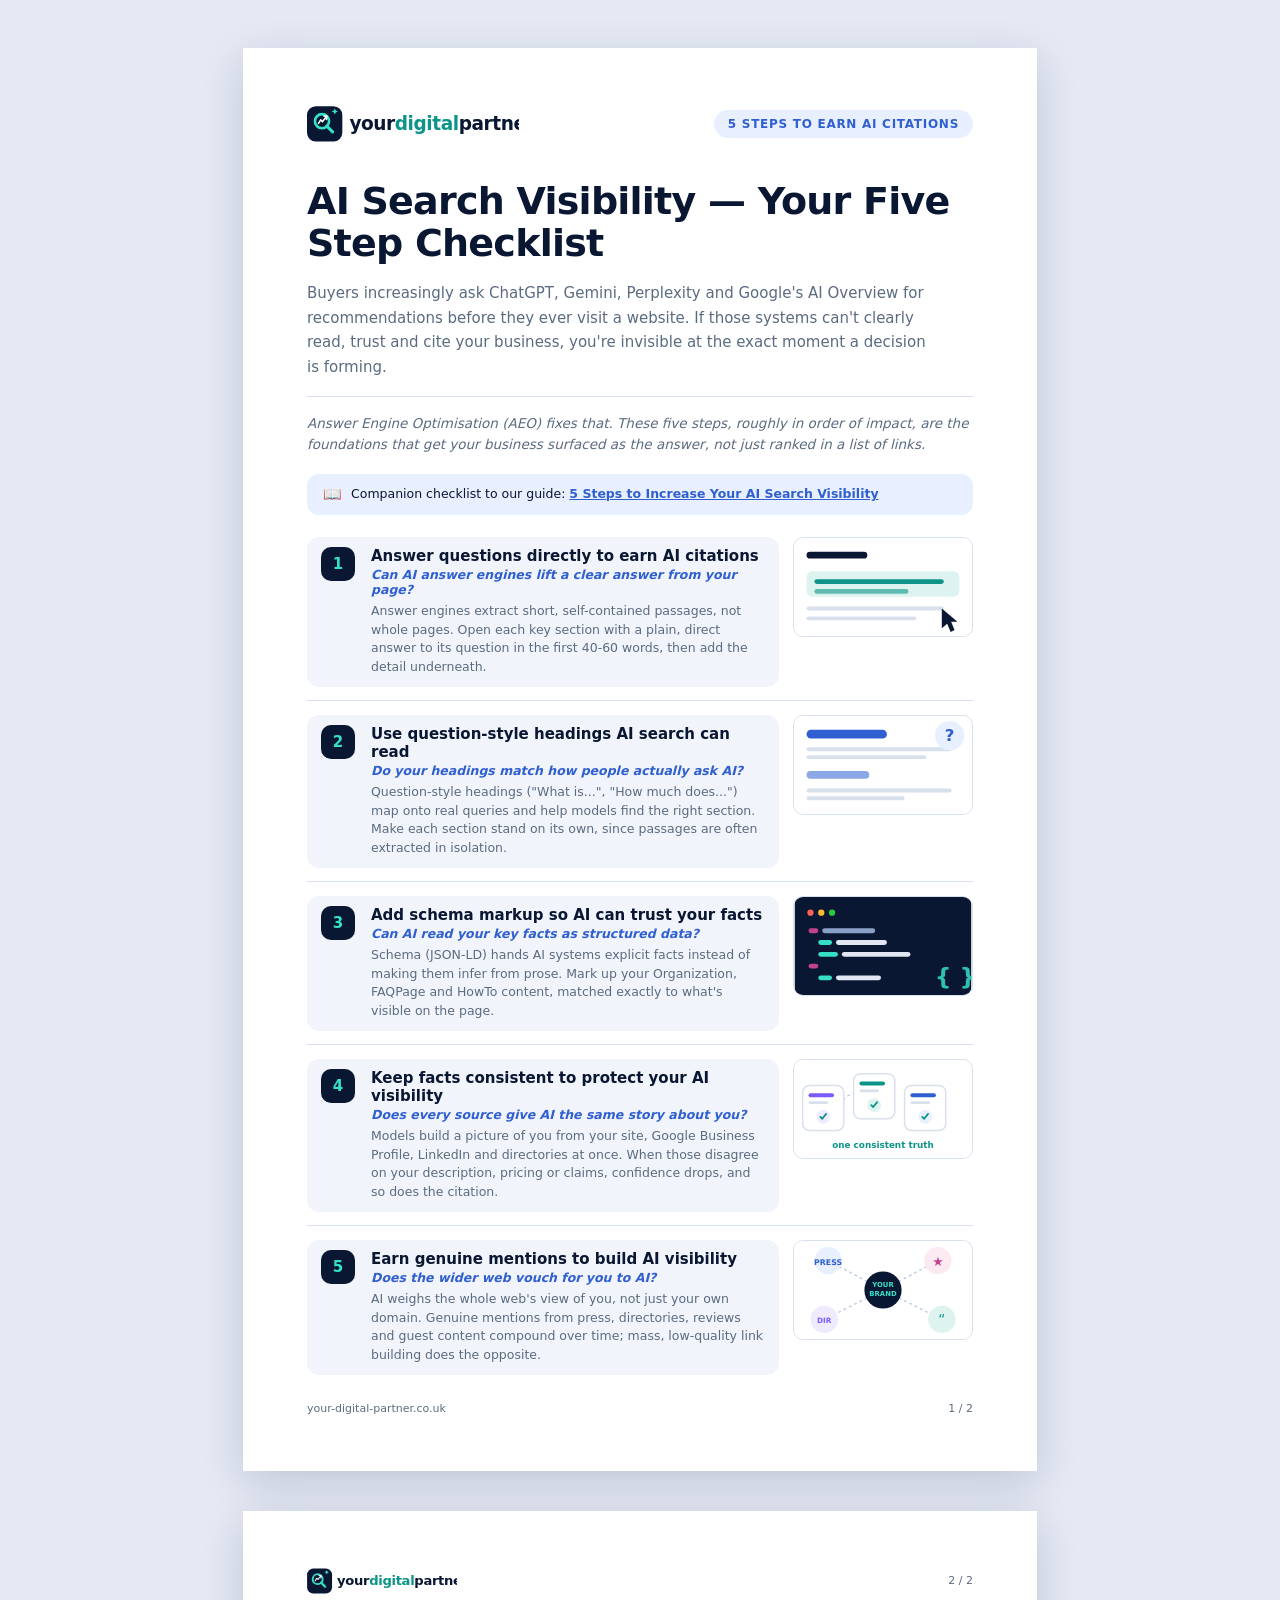
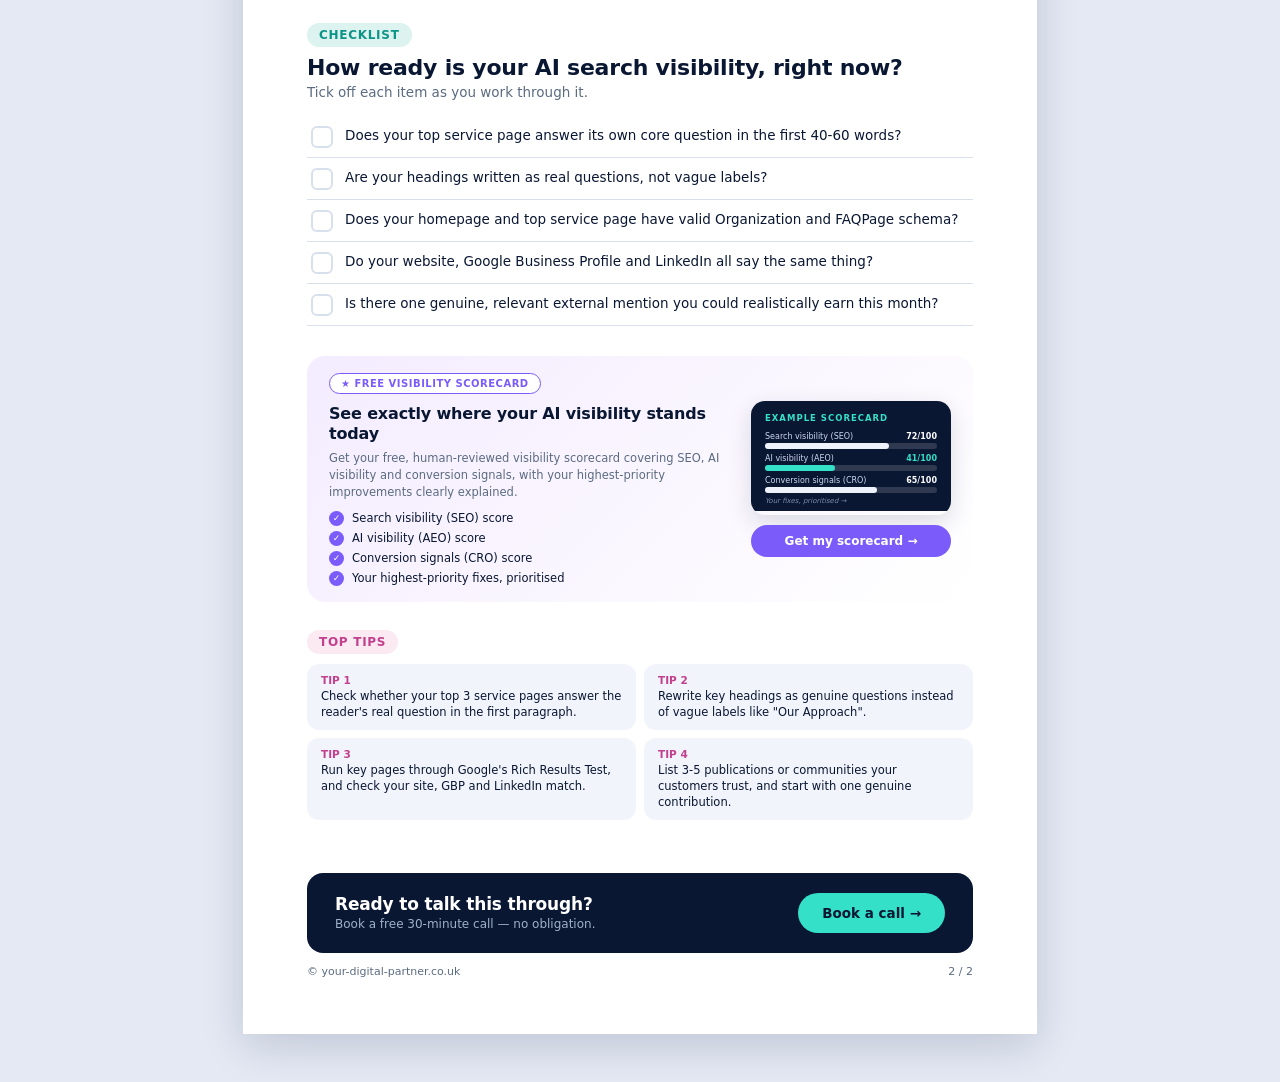
<file: blog/ai-search-visibility-5-step-checklist/index.html>
<!doctype html>
<html lang="en-GB">
<head>
<meta charset="UTF-8">
<meta name="viewport" content="width=device-width, initial-scale=1">
<link rel="canonical" href="https://your-digital-partner.co.uk/blog/ai-search-visibility-5-step-checklist/">
<title>AI Search Visibility — Your Five Step Checklist | Your Digital Partner</title>
<meta name="description" content="A free, downloadable checklist to improve your AI search visibility - covering direct answers, question-style headings, schema and earned mentions.">
<meta property="og:title" content="AI Search Visibility — Your Five Step Checklist">
<meta property="og:description" content="A free, printable five step checklist to improve your AI search visibility and get cited by ChatGPT, Gemini, Perplexity and Google's AI Overview.">
<meta property="og:image" content="https://your-digital-partner.co.uk/assets/blog/card-bg-blue.jpg">
<meta property="og:type" content="article">
<link rel="icon" type="image/svg+xml" href="/assets/logo-icon.svg">
<script type="application/ld+json">
{
  "@context": "https://schema.org",
  "@graph": [
    {
      "@type": "CreativeWork",
      "@id": "https://your-digital-partner.co.uk/blog/ai-search-visibility-5-step-checklist/#checklist",
      "name": "AI Search Visibility — Your Five Step Checklist",
      "description": "A free, printable five step checklist to improve your AI search visibility - covering direct answers, question-style headings, schema markup, consistent facts and earned mentions.",
      "url": "https://your-digital-partner.co.uk/blog/ai-search-visibility-5-step-checklist/",
      "author": { "@type": "Person", "name": "Chris Chapman", "url": "https://your-digital-partner.co.uk/#approach" },
      "publisher": { "@type": "Organization", "name": "Your Digital Partner", "logo": { "@type": "ImageObject", "url": "https://your-digital-partner.co.uk/assets/logo-icon.svg" } },
      "datePublished": "2026-07-09",
      "dateModified": "2026-07-09",
      "isPartOf": { "@type": "Article", "@id": "https://your-digital-partner.co.uk/blog/5-steps-ai-search-visibility/#article" },
      "keywords": "AI search visibility checklist, AEO checklist, answer engine optimisation, schema markup, AI citations"
    },
    {
      "@type": "HowTo",
      "@id": "https://your-digital-partner.co.uk/blog/ai-search-visibility-5-step-checklist/#howto",
      "name": "AI Search Visibility — Your Five Step Checklist",
      "step": [
        { "@type": "HowToStep", "position": 1, "name": "Answer questions directly to earn AI citations", "text": "Open each section with a plain, direct answer to its question in the first 40-60 words, then add the detail underneath." },
        { "@type": "HowToStep", "position": 2, "name": "Use question-style headings AI search can read", "text": "Write headings the way people actually ask AI, and make each section stand on its own." },
        { "@type": "HowToStep", "position": 3, "name": "Add schema markup so AI can trust your facts", "text": "Mark up your Organization, FAQPage and HowTo content, matched exactly to what's visible on the page." },
        { "@type": "HowToStep", "position": 4, "name": "Keep facts consistent to protect your AI visibility", "text": "Align your description, pricing and claims across your website, Google Business Profile, LinkedIn and directories." },
        { "@type": "HowToStep", "position": 5, "name": "Earn genuine mentions to build AI visibility", "text": "Build real, relevant mentions - press, directories, reviews, guest content - since AI models weigh the wider web's view of you too." }
      ]
    },
    {
      "@type": "BreadcrumbList",
      "@id": "https://your-digital-partner.co.uk/blog/ai-search-visibility-5-step-checklist/#breadcrumb",
      "itemListElement": [
        { "@type": "ListItem", "position": 1, "name": "Home", "item": "https://your-digital-partner.co.uk/" },
        { "@type": "ListItem", "position": 2, "name": "Blog", "item": "https://your-digital-partner.co.uk/blog/" },
        { "@type": "ListItem", "position": 3, "name": "AI Search Visibility — Your Five Step Checklist", "item": "https://your-digital-partner.co.uk/blog/ai-search-visibility-5-step-checklist/" }
      ]
    }
  ]
}
</script>
<style>
*{margin:0;padding:0;box-sizing:border-box;font-family:'Segoe UI',system-ui,-apple-system,sans-serif}
@keyframes fadeUp{from{opacity:0;transform:translateY(16px)}to{opacity:1;transform:translateY(0)}}
body{background:#e4e9f4}
.shell{background:#e4e9f4;padding:48px 0;display:flex;flex-direction:column;align-items:center;gap:40px;min-height:100vh}
.page{width:794px;max-width:94vw;min-height:1123px;background:#fff;box-shadow:0 12px 40px rgba(10,23,51,.16);position:relative;padding:56px 64px;display:flex;flex-direction:column}
@media(max-width:860px){.page{padding:36px 24px}}

.hdr{display:flex;align-items:center;justify-content:space-between;gap:16px;animation:fadeUp .6s ease-out both}
.badge{background:#e8effe;color:#2f5fd0;font-size:12px;font-weight:700;letter-spacing:.06em;padding:7px 14px;border-radius:100px;text-transform:uppercase;white-space:nowrap;flex:0 0 auto}

h1{margin:0;color:#0a1733;font-size:38px;font-weight:800;letter-spacing:-.02em;line-height:1.12}
.intro-block{margin-top:36px;animation:fadeUp .6s ease-out .1s both}
.intro-block p{margin:0;color:#5b6b80;font-size:15px;line-height:1.65;max-width:620px}
.intro-2{margin-top:16px;padding-top:16px;border-top:1px solid #d8e0ec;animation:fadeUp .6s ease-out .15s both}
.intro-2 p{margin:0;color:#5b6b80;font-size:13.5px;line-height:1.6;font-style:italic}

.backlink{margin-top:18px;background:#e8effe;border-radius:12px;padding:11px 16px;display:flex;align-items:center;gap:9px;animation:fadeUp .6s ease-out .18s both}
.backlink-ic{flex:0 0 auto;font-size:15px}
.backlink-txt{font-size:12.5px;color:#0a1733;line-height:1.5}
.backlink-txt a{color:#2f5fd0;font-weight:700;text-decoration:underline}

.steps{margin-top:22px;display:flex;flex-direction:column;gap:14px;flex:1}
.step-row{display:flex;gap:0;align-items:stretch;padding-bottom:13px;border-bottom:1px solid #d8e0ec;animation:fadeUp .5s ease-out both}
.step-card{flex:1;min-width:0;display:flex;gap:16px;align-items:flex-start;background:#f1f4fa;border-radius:12px;padding:10px 14px}
.step-num{flex:0 0 auto;width:34px;height:34px;border-radius:10px;background:#0a1733;color:#35e0c8;display:flex;align-items:center;justify-content:center;font-size:15px;font-weight:800}
.step-txt{flex:1;min-width:0}
.step-title{color:#0a1733;font-size:15px;font-weight:800}
.step-q{color:#2f5fd0;font-size:12.5px;font-weight:700;font-style:italic;margin-top:2px}
.step-body{margin:5px 0 0;color:#5b6b80;font-size:12.5px;line-height:1.5}
.step-gap{flex:0 0 14px}
.slot{flex:0 0 180px;height:100px;border-radius:10px;border:1.5px solid #d8e0ec;background:#fff;overflow:hidden;padding:0}
.slot svg{display:block;width:100%;height:100%}
@media(max-width:700px){.step-row{flex-wrap:wrap}.step-gap{display:none}.slot{display:none}}

.pgfoot{display:flex;justify-content:space-between;align-items:center;padding-top:14px;font-size:11px;color:#5b6b80;margin-top:auto}

/* Page 2 */
.p2-tag{background:#dcf3ef;color:#0d9488;font-size:12px;font-weight:700;letter-spacing:.06em;padding:5px 12px;border-radius:100px;text-transform:uppercase;display:inline-block}
h2{margin:8px 0 4px;color:#0a1733;font-size:22px;font-weight:800;letter-spacing:-.01em}
.p2-sub{margin:0;color:#5b6b80;font-size:13.5px}

.chk-list{margin-top:16px;display:flex;flex-direction:column}
.chk-row{display:flex;align-items:flex-start;gap:12px;padding:9px 4px;border-bottom:1px solid #d8e0ec;cursor:pointer;user-select:none}
.chk-row:hover{background:#f7f9fc}
.chk-box{flex:0 0 auto;width:22px;height:22px;border-radius:6px;margin-top:1px;border:2px solid #d8e0ec;background:transparent;transition:all .15s ease}
.chk-box.on{border-color:#0d9488;background:#0d9488}
.chk-box.on::after{content:"✓";display:block;text-align:center;color:#fff;font-size:13px;line-height:18px}
.chk-txt{color:#0a1733;font-size:13.5px;line-height:1.5}

.feature{margin-top:30px;background:linear-gradient(135deg,#f4ecff,#fff);border-radius:18px;padding:16px 22px;display:flex;gap:18px;align-items:stretch}
.feature-main{flex:1;min-width:0}
.feature-pill{display:inline-flex;align-items:center;gap:6px;border:1.5px solid #7b5cfa;color:#7b5cfa;font-size:10px;font-weight:800;letter-spacing:.05em;padding:4px 11px;border-radius:100px;text-transform:uppercase;background:#fff}
.feature-h{margin:10px 0 0;color:#0a1733;font-size:16px;font-weight:800;line-height:1.25;letter-spacing:-.01em}
.feature-p{margin:6px 0 0;color:#5b6b80;font-size:11.5px;line-height:1.5}
.feature-bullets{margin-top:9px;display:flex;flex-direction:column;gap:5px}
.fb-item{display:flex;align-items:center;gap:8px}
.fb-check{flex:0 0 auto;width:15px;height:15px;border-radius:100px;background:#7b5cfa;color:#fff;font-size:9px;display:flex;align-items:center;justify-content:center}
.fb-txt{color:#0a1733;font-size:11.5px}
.feature-side{flex:0 0 auto;width:200px;display:flex;flex-direction:column;justify-content:center}
.feature-shot-wrap{border-radius:14px;overflow:hidden;box-shadow:0 8px 24px rgba(10,23,51,.14)}
.feature-cta{display:block;text-align:center;margin-top:10px;background:#7b5cfa;color:#fff;font-size:12px;font-weight:800;padding:9px 0;border-radius:100px;text-decoration:none;transition:transform .15s ease}
.feature-cta:hover{transform:scale(1.03)}

.tips-wrap{margin-top:28px}
.tips-pill{background:#fceaf3;color:#c2408d;font-size:12px;font-weight:700;letter-spacing:.06em;padding:5px 12px;border-radius:100px;text-transform:uppercase;display:inline-block}
.tips-grid{margin-top:10px;display:grid;grid-template-columns:1fr 1fr;gap:8px}
.tip{background:#f1f4fa;border-radius:12px;padding:10px 14px}
.tip-num{color:#c2408d;font-size:10.5px;font-weight:800;margin-bottom:2px}
.tip-txt{color:#0a1733;font-size:11.5px;line-height:1.4}
@media(max-width:700px){.feature{flex-wrap:wrap}.feature-side{width:100%}.feature-shot-wrap svg{width:100%;height:auto}.tips-grid{grid-template-columns:1fr}}

.cta{margin-top:auto;padding-top:16px}
.cta-band{position:relative;border-radius:16px;background:#0a1733;padding:20px 28px;display:flex;align-items:center;justify-content:space-between;gap:20px;flex-wrap:wrap}
.cta-h{color:#fff;font-size:17px;font-weight:800;letter-spacing:-.01em}
.cta-p{color:#9fb0c9;font-size:12px;margin-top:3px}
.cta-btn{flex:0 0 auto;background:#35e0c8;color:#0a1733;font-size:13.5px;font-weight:800;padding:12px 24px;border-radius:100px;text-decoration:none;white-space:nowrap;display:inline-block;transition:transform .15s ease}
.cta-btn:hover{transform:scale(1.05)}
.cta-foot{display:flex;justify-content:space-between;align-items:center;padding-top:12px;font-size:11px;color:#5b6b80;flex-wrap:wrap;gap:4px}
</style>
    <!-- Start of HubSpot Embed Code -->
    <script type="text/javascript" id="hs-script-loader" async defer src="https://js-eu1.hs-scripts.com/146760313.js"></script>
    <!-- End of HubSpot Embed Code -->
</head>
<body>
<div class="shell">

  <!-- PAGE 1 -->
  <div class="page">
    <div class="hdr">
      <svg viewBox="0 0 480 90" width="212" height="39.75">
        <rect x="0" y="5" width="80" height="80" rx="20" fill="#0a1733"></rect>
        <circle cx="34" cy="39" r="16" fill="none" stroke="#35e0c8" stroke-width="6"></circle>
        <path d="M45 50 L58 63" stroke="#35e0c8" stroke-width="7" stroke-linecap="round"></path>
        <path d="M26 44 L31 36 L35 40 L44 28" fill="none" stroke="#ffffff" stroke-width="3.5" stroke-linecap="round" stroke-linejoin="round"></path>
        <path d="M38 27 L45 28 L44 35" fill="none" stroke="#ffffff" stroke-width="3.5" stroke-linecap="round" stroke-linejoin="round"></path>
        <path d="M63 10 l2.2 4.8 4.8 2.2 -4.8 2.2 -2.2 4.8 -2.2 -4.8 -4.8 -2.2 4.8 -2.2 z" fill="#35e0c8"></path>
        <text x="96" y="58" font-family="'Segoe UI',system-ui,-apple-system,sans-serif" font-size="42" font-weight="800" fill="#0a1733" letter-spacing="-1">your<tspan fill="#0d9488">digital</tspan>partner</text>
      </svg>
      <div class="badge">5 steps to earn AI citations</div>
    </div>

    <div class="intro-block">
      <h1>AI Search Visibility &mdash; Your Five Step Checklist</h1>
      <p style="margin-top:16px">Buyers increasingly ask ChatGPT, Gemini, Perplexity and Google's AI Overview for recommendations before they ever visit a website. If those systems can't clearly read, trust and cite your business, you're invisible at the exact moment a decision is forming.</p>
    </div>

    <div class="intro-2">
      <p>Answer Engine Optimisation (AEO) fixes that. These five steps, roughly in order of impact, are the foundations that get your business surfaced as the answer, not just ranked in a list of links.</p>
    </div>

    <div class="backlink">
      <span class="backlink-ic">📖</span>
      <span class="backlink-txt">Companion checklist to our guide: <a href="https://your-digital-partner.co.uk/blog/5-steps-ai-search-visibility/">5 Steps to Increase Your AI Search Visibility</a></span>
    </div>

    <div class="steps">
      <div class="step-row">
        <div class="step-card">
          <div class="step-num">1</div>
          <div class="step-txt">
            <div class="step-title">Answer questions directly to earn AI citations</div>
            <div class="step-q">Can AI answer engines lift a clear answer from your page?</div>
            <p class="step-body">Answer engines extract short, self-contained passages, not whole pages. Open each key section with a plain, direct answer to its question in the first 40-60 words, then add the detail underneath.</p>
          </div>
        </div>
        <div class="step-gap"></div>
        <div class="slot">
          <svg viewBox="0 0 180 100" xmlns="http://www.w3.org/2000/svg">
            <rect width="180" height="100" fill="#ffffff"/>
            <rect x="12" y="14" width="62" height="7" rx="3.5" fill="#0a1733"/>
            <rect x="12" y="34" width="156" height="26" rx="6" fill="#dcf3ef"/>
            <rect x="20" y="42" width="132" height="5" rx="2.5" fill="#0d9488"/>
            <rect x="20" y="52" width="96" height="5" rx="2.5" fill="#0d9488" opacity=".6"/>
            <rect x="12" y="70" width="140" height="4" rx="2" fill="#d8e0ec"/>
            <rect x="12" y="80" width="112" height="4" rx="2" fill="#d8e0ec"/>
            <g transform="translate(150,72)">
              <path d="M0 0 L0 20 L5.5 15.5 L9 24 L13 22 L9.5 13.5 L16 13.5 Z" fill="#0a1733"/>
            </g>
          </svg>
        </div>
      </div>

      <div class="step-row">
        <div class="step-card">
          <div class="step-num">2</div>
          <div class="step-txt">
            <div class="step-title">Use question-style headings AI search can read</div>
            <div class="step-q">Do your headings match how people actually ask AI?</div>
            <p class="step-body">Question-style headings ("What is...", "How much does...") map onto real queries and help models find the right section. Make each section stand on its own, since passages are often extracted in isolation.</p>
          </div>
        </div>
        <div class="step-gap"></div>
        <div class="slot">
          <svg viewBox="0 0 180 100" xmlns="http://www.w3.org/2000/svg">
            <rect width="180" height="100" fill="#ffffff"/>
            <rect x="12" y="14" width="82" height="9" rx="4.5" fill="#2f5fd0"/>
            <rect x="12" y="32" width="148" height="4" rx="2" fill="#d8e0ec"/>
            <rect x="12" y="40" width="122" height="4" rx="2" fill="#d8e0ec"/>
            <rect x="12" y="56" width="64" height="8" rx="4" fill="#2f5fd0" opacity=".55"/>
            <rect x="12" y="74" width="148" height="4" rx="2" fill="#d8e0ec"/>
            <rect x="12" y="82" width="100" height="4" rx="2" fill="#d8e0ec"/>
            <circle cx="158" cy="20" r="15" fill="#e8effe"/>
            <text x="158" y="26" text-anchor="middle" font-family="Segoe UI, system-ui, sans-serif" font-size="17" font-weight="800" fill="#2f5fd0">?</text>
          </svg>
        </div>
      </div>

      <div class="step-row">
        <div class="step-card">
          <div class="step-num">3</div>
          <div class="step-txt">
            <div class="step-title">Add schema markup so AI can trust your facts</div>
            <div class="step-q">Can AI read your key facts as structured data?</div>
            <p class="step-body">Schema (JSON-LD) hands AI systems explicit facts instead of making them infer from prose. Mark up your Organization, FAQPage and HowTo content, matched exactly to what's visible on the page.</p>
          </div>
        </div>
        <div class="step-gap"></div>
        <div class="slot">
          <svg viewBox="0 0 180 100" xmlns="http://www.w3.org/2000/svg">
            <rect width="180" height="100" fill="#0a1733"/>
            <circle cx="16" cy="16" r="3.2" fill="#ff5f57"/>
            <circle cx="27" cy="16" r="3.2" fill="#febc2e"/>
            <circle cx="38" cy="16" r="3.2" fill="#28c840"/>
            <rect x="14" y="32" width="10" height="5" rx="2.5" fill="#c2408d"/>
            <rect x="28" y="32" width="54" height="5" rx="2.5" fill="#8aa0c4"/>
            <rect x="24" y="44" width="14" height="5" rx="2.5" fill="#35e0c8"/>
            <rect x="42" y="44" width="52" height="5" rx="2.5" fill="#e0e7f2"/>
            <rect x="24" y="56" width="20" height="5" rx="2.5" fill="#35e0c8"/>
            <rect x="48" y="56" width="70" height="5" rx="2.5" fill="#e0e7f2"/>
            <rect x="14" y="68" width="10" height="5" rx="2.5" fill="#c2408d"/>
            <rect x="24" y="80" width="14" height="5" rx="2.5" fill="#35e0c8"/>
            <rect x="42" y="80" width="46" height="5" rx="2.5" fill="#e0e7f2"/>
            <text x="164" y="90" text-anchor="middle" font-family="Segoe UI, system-ui, sans-serif" font-size="24" font-weight="800" fill="#35e0c8" opacity=".85">{ }</text>
          </svg>
        </div>
      </div>

      <div class="step-row">
        <div class="step-card">
          <div class="step-num">4</div>
          <div class="step-txt">
            <div class="step-title">Keep facts consistent to protect your AI visibility</div>
            <div class="step-q">Does every source give AI the same story about you?</div>
            <p class="step-body">Models build a picture of you from your site, Google Business Profile, LinkedIn and directories at once. When those disagree on your description, pricing or claims, confidence drops, and so does the citation.</p>
          </div>
        </div>
        <div class="step-gap"></div>
        <div class="slot">
          <svg viewBox="0 0 180 100" xmlns="http://www.w3.org/2000/svg">
            <rect width="180" height="100" fill="#ffffff"/>
            <path d="M46 46 Q52 34 64 34" stroke="#c3cee0" stroke-width="1.5" stroke-dasharray="3 3" fill="none"/>
            <path d="M116 34 Q128 44 134 50" stroke="#c3cee0" stroke-width="1.5" stroke-dasharray="3 3" fill="none"/>
            <rect x="8" y="26" width="42" height="46" rx="7" fill="#fff" stroke="#d8e0ec" stroke-width="1.5"/>
            <rect x="14" y="34" width="26" height="4" rx="2" fill="#7b5cfa"/>
            <rect x="14" y="42" width="20" height="3" rx="1.5" fill="#d8e0ec"/>
            <circle cx="29" cy="58" r="7" fill="#efeafe"/>
            <path d="M26 58l2 2 4-5" stroke="#0d9488" stroke-width="1.8" fill="none" stroke-linecap="round" stroke-linejoin="round"/>
            <rect x="60" y="14" width="42" height="46" rx="7" fill="#fff" stroke="#d8e0ec" stroke-width="1.5"/>
            <rect x="66" y="22" width="26" height="4" rx="2" fill="#0d9488"/>
            <rect x="66" y="30" width="20" height="3" rx="1.5" fill="#d8e0ec"/>
            <circle cx="81" cy="46" r="7" fill="#dcf3ef"/>
            <path d="M78 46l2 2 4-5" stroke="#0d9488" stroke-width="1.8" fill="none" stroke-linecap="round" stroke-linejoin="round"/>
            <rect x="112" y="26" width="42" height="46" rx="7" fill="#fff" stroke="#d8e0ec" stroke-width="1.5"/>
            <rect x="118" y="34" width="26" height="4" rx="2" fill="#2f5fd0"/>
            <rect x="118" y="42" width="20" height="3" rx="1.5" fill="#d8e0ec"/>
            <circle cx="133" cy="58" r="7" fill="#e8effe"/>
            <path d="M130 58l2 2 4-5" stroke="#0d9488" stroke-width="1.8" fill="none" stroke-linecap="round" stroke-linejoin="round"/>
            <text x="90" y="90" text-anchor="middle" font-family="Segoe UI, system-ui, sans-serif" font-size="9" font-weight="700" fill="#0d9488">one consistent truth</text>
          </svg>
        </div>
      </div>

      <div class="step-row" style="border-bottom:none">
        <div class="step-card">
          <div class="step-num">5</div>
          <div class="step-txt">
            <div class="step-title">Earn genuine mentions to build AI visibility</div>
            <div class="step-q">Does the wider web vouch for you to AI?</div>
            <p class="step-body">AI weighs the whole web's view of you, not just your own domain. Genuine mentions from press, directories, reviews and guest content compound over time; mass, low-quality link building does the opposite.</p>
          </div>
        </div>
        <div class="step-gap"></div>
        <div class="slot">
          <svg viewBox="0 0 180 100" xmlns="http://www.w3.org/2000/svg">
            <rect width="180" height="100" fill="#ffffff"/>
            <line x1="90" y1="50" x2="34" y2="20" stroke="#c3cee0" stroke-width="1.5" stroke-dasharray="3 3"/>
            <line x1="90" y1="50" x2="146" y2="20" stroke="#c3cee0" stroke-width="1.5" stroke-dasharray="3 3"/>
            <line x1="90" y1="50" x2="30" y2="80" stroke="#c3cee0" stroke-width="1.5" stroke-dasharray="3 3"/>
            <line x1="90" y1="50" x2="150" y2="80" stroke="#c3cee0" stroke-width="1.5" stroke-dasharray="3 3"/>
            <circle cx="34" cy="20" r="14" fill="#e8effe"/>
            <text x="34" y="24" text-anchor="middle" font-family="Segoe UI, system-ui, sans-serif" font-size="8" font-weight="800" fill="#2f5fd0">PRESS</text>
            <circle cx="146" cy="20" r="14" fill="#fceaf3"/>
            <text x="146" y="25" text-anchor="middle" font-family="Segoe UI, system-ui, sans-serif" font-size="13" fill="#c2408d">&#9733;</text>
            <circle cx="30" cy="80" r="14" fill="#efeafe"/>
            <text x="30" y="84" text-anchor="middle" font-family="Segoe UI, system-ui, sans-serif" font-size="7.5" font-weight="800" fill="#7b5cfa">DIR</text>
            <circle cx="150" cy="80" r="14" fill="#dcf3ef"/>
            <text x="150" y="85" text-anchor="middle" font-family="Segoe UI, system-ui, sans-serif" font-size="14" fill="#0d9488">&#8220;</text>
            <circle cx="90" cy="50" r="19" fill="#0a1733"/>
            <text x="90" y="47" text-anchor="middle" font-family="Segoe UI, system-ui, sans-serif" font-size="7" font-weight="800" fill="#35e0c8">YOUR</text>
            <text x="90" y="56" text-anchor="middle" font-family="Segoe UI, system-ui, sans-serif" font-size="7" font-weight="800" fill="#35e0c8">BRAND</text>
          </svg>
        </div>
      </div>
    </div>

    <div class="pgfoot">
      <div>your-digital-partner.co.uk</div>
      <div>1 / 2</div>
    </div>
  </div>

  <!-- PAGE 2 -->
  <div class="page">
    <div class="hdr">
      <svg viewBox="0 0 480 90" width="150" height="28.1">
        <rect x="0" y="5" width="80" height="80" rx="20" fill="#0a1733"></rect>
        <circle cx="34" cy="39" r="16" fill="none" stroke="#35e0c8" stroke-width="6"></circle>
        <path d="M45 50 L58 63" stroke="#35e0c8" stroke-width="7" stroke-linecap="round"></path>
        <path d="M26 44 L31 36 L35 40 L44 28" fill="none" stroke="#ffffff" stroke-width="3.5" stroke-linecap="round" stroke-linejoin="round"></path>
        <path d="M38 27 L45 28 L44 35" fill="none" stroke="#ffffff" stroke-width="3.5" stroke-linecap="round" stroke-linejoin="round"></path>
        <path d="M63 10 l2.2 4.8 4.8 2.2 -4.8 2.2 -2.2 4.8 -2.2 -4.8 -4.8 -2.2 4.8 -2.2 z" fill="#35e0c8"></path>
        <text x="96" y="58" font-family="'Segoe UI',system-ui,-apple-system,sans-serif" font-size="42" font-weight="800" fill="#0a1733" letter-spacing="-1">your<tspan fill="#0d9488">digital</tspan>partner</text>
      </svg>
      <div style="color:#5b6b80;font-size:11px">2 / 2</div>
    </div>

    <div style="margin-top:28px">
      <span class="p2-tag">Checklist</span>
      <h2>How ready is your AI search visibility, right now?</h2>
      <p class="p2-sub">Tick off each item as you work through it.</p>
    </div>

    <div class="chk-list" id="chkList">
      <div class="chk-row" data-i="0"><div class="chk-box"></div><div class="chk-txt">Does your top service page answer its own core question in the first 40-60 words?</div></div>
      <div class="chk-row" data-i="1"><div class="chk-box"></div><div class="chk-txt">Are your headings written as real questions, not vague labels?</div></div>
      <div class="chk-row" data-i="2"><div class="chk-box"></div><div class="chk-txt">Does your homepage and top service page have valid Organization and FAQPage schema?</div></div>
      <div class="chk-row" data-i="3"><div class="chk-box"></div><div class="chk-txt">Do your website, Google Business Profile and LinkedIn all say the same thing?</div></div>
      <div class="chk-row" data-i="4"><div class="chk-box"></div><div class="chk-txt">Is there one genuine, relevant external mention you could realistically earn this month?</div></div>
    </div>

    <div class="feature">
      <div class="feature-main">
        <div class="feature-pill">&#9733; Free Visibility Scorecard</div>
        <div class="feature-h">See exactly where your AI visibility stands today</div>
        <p class="feature-p">Get your free, human-reviewed visibility scorecard covering SEO, AI visibility and conversion signals, with your highest-priority improvements clearly explained.</p>
        <div class="feature-bullets">
          <div class="fb-item"><div class="fb-check">&#10003;</div><div class="fb-txt">Search visibility (SEO) score</div></div>
          <div class="fb-item"><div class="fb-check">&#10003;</div><div class="fb-txt">AI visibility (AEO) score</div></div>
          <div class="fb-item"><div class="fb-check">&#10003;</div><div class="fb-txt">Conversion signals (CRO) score</div></div>
          <div class="fb-item"><div class="fb-check">&#10003;</div><div class="fb-txt">Your highest-priority fixes, prioritised</div></div>
        </div>
      </div>
      <div class="feature-side">
        <div class="feature-shot-wrap">
          <svg viewBox="0 0 200 110" width="200" height="110" xmlns="http://www.w3.org/2000/svg">
            <rect width="200" height="110" fill="#0a1733"/>
            <text x="14" y="20" font-family="Segoe UI, system-ui, sans-serif" font-size="8.5" font-weight="700" letter-spacing="1" fill="#35e0c8">EXAMPLE SCORECARD</text>

            <text x="14" y="38" font-family="Segoe UI, system-ui, sans-serif" font-size="8" fill="#cdd8ef">Search visibility (SEO)</text>
            <text x="186" y="38" text-anchor="end" font-family="Segoe UI, system-ui, sans-serif" font-size="8" font-weight="700" fill="#ffffff">72/100</text>
            <rect x="14" y="42" width="172" height="6" rx="3" fill="rgba(255,255,255,.15)"/>
            <rect x="14" y="42" width="124" height="6" rx="3" fill="#eef2fb"/>

            <text x="14" y="60" font-family="Segoe UI, system-ui, sans-serif" font-size="8" fill="#cdd8ef">AI visibility (AEO)</text>
            <text x="186" y="60" text-anchor="end" font-family="Segoe UI, system-ui, sans-serif" font-size="8" font-weight="700" fill="#35e0c8">41/100</text>
            <rect x="14" y="64" width="172" height="6" rx="3" fill="rgba(255,255,255,.15)"/>
            <rect x="14" y="64" width="70" height="6" rx="3" fill="#35e0c8"/>

            <text x="14" y="82" font-family="Segoe UI, system-ui, sans-serif" font-size="8" fill="#cdd8ef">Conversion signals (CRO)</text>
            <text x="186" y="82" text-anchor="end" font-family="Segoe UI, system-ui, sans-serif" font-size="8" font-weight="700" fill="#ffffff">65/100</text>
            <rect x="14" y="86" width="172" height="6" rx="3" fill="rgba(255,255,255,.15)"/>
            <rect x="14" y="86" width="112" height="6" rx="3" fill="#eef2fb"/>

            <text x="14" y="102" font-family="Segoe UI, system-ui, sans-serif" font-size="7" font-style="italic" fill="#7c8bab">Your fixes, prioritised &rarr;</text>
          </svg>
        </div>
        <a class="feature-cta" href="https://your-digital-partner.co.uk/#scorecard" target="_blank" rel="noopener">Get my scorecard &rarr;</a>
      </div>
    </div>

    <div class="tips-wrap">
      <span class="tips-pill">Top Tips</span>
      <div class="tips-grid">
        <div class="tip"><div class="tip-num">TIP 1</div><div class="tip-txt">Check whether your top 3 service pages answer the reader's real question in the first paragraph.</div></div>
        <div class="tip"><div class="tip-num">TIP 2</div><div class="tip-txt">Rewrite key headings as genuine questions instead of vague labels like "Our Approach".</div></div>
        <div class="tip"><div class="tip-num">TIP 3</div><div class="tip-txt">Run key pages through Google's Rich Results Test, and check your site, GBP and LinkedIn match.</div></div>
        <div class="tip"><div class="tip-num">TIP 4</div><div class="tip-txt">List 3-5 publications or communities your customers trust, and start with one genuine contribution.</div></div>
      </div>
    </div>

    <div class="cta">
      <div class="cta-band">
        <div>
          <div class="cta-h">Ready to talk this through?</div>
          <div class="cta-p">Book a free 30-minute call &mdash; no obligation.</div>
        </div>
        <a class="cta-btn" href="https://meetings-eu1.hubspot.com/cchapman" target="_blank" rel="noopener">Book a call &rarr;</a>
      </div>
      <div class="cta-foot">
        <div>&copy; your-digital-partner.co.uk</div>
        <div>2 / 2</div>
      </div>
    </div>
  </div>

</div>

<script>
document.querySelectorAll('.chk-row').forEach(function(row){
  row.addEventListener('click', function(){
    row.querySelector('.chk-box').classList.toggle('on');
  });
});
</script>
</body>
</html>
</file>
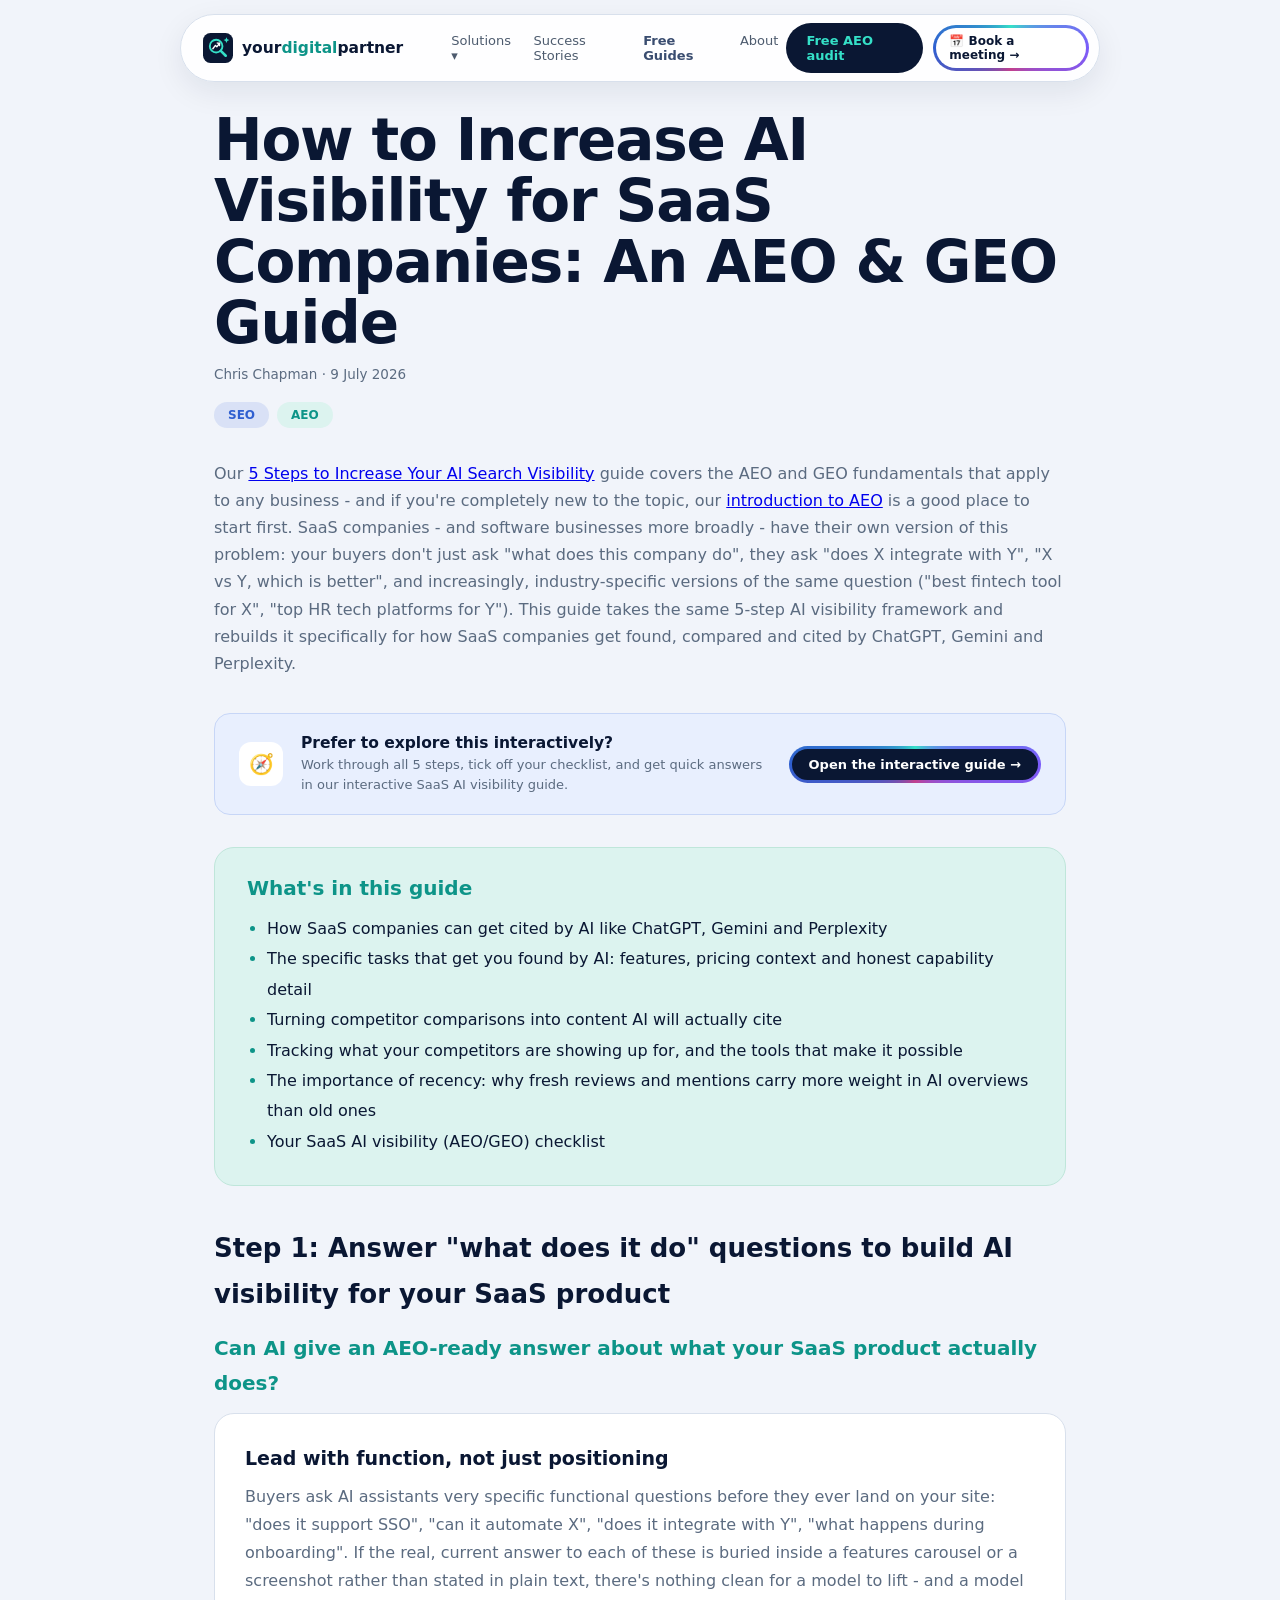
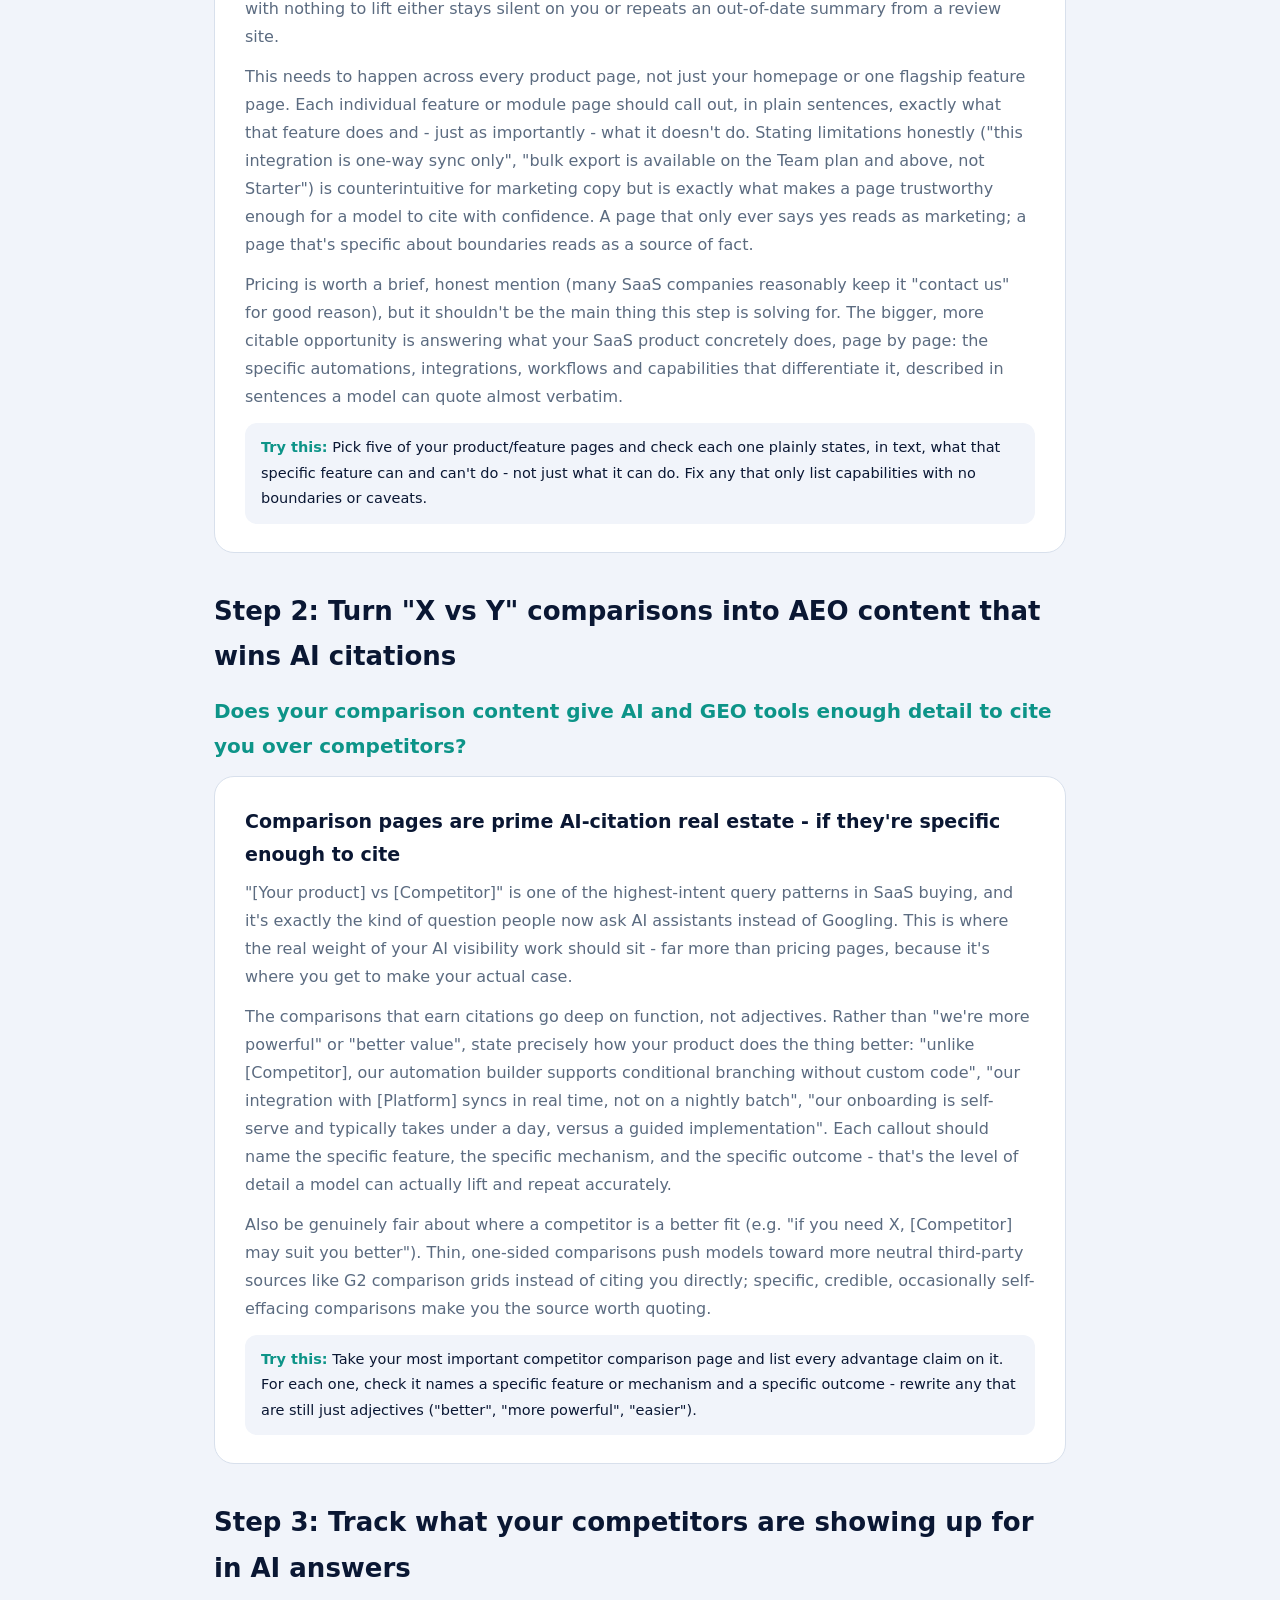
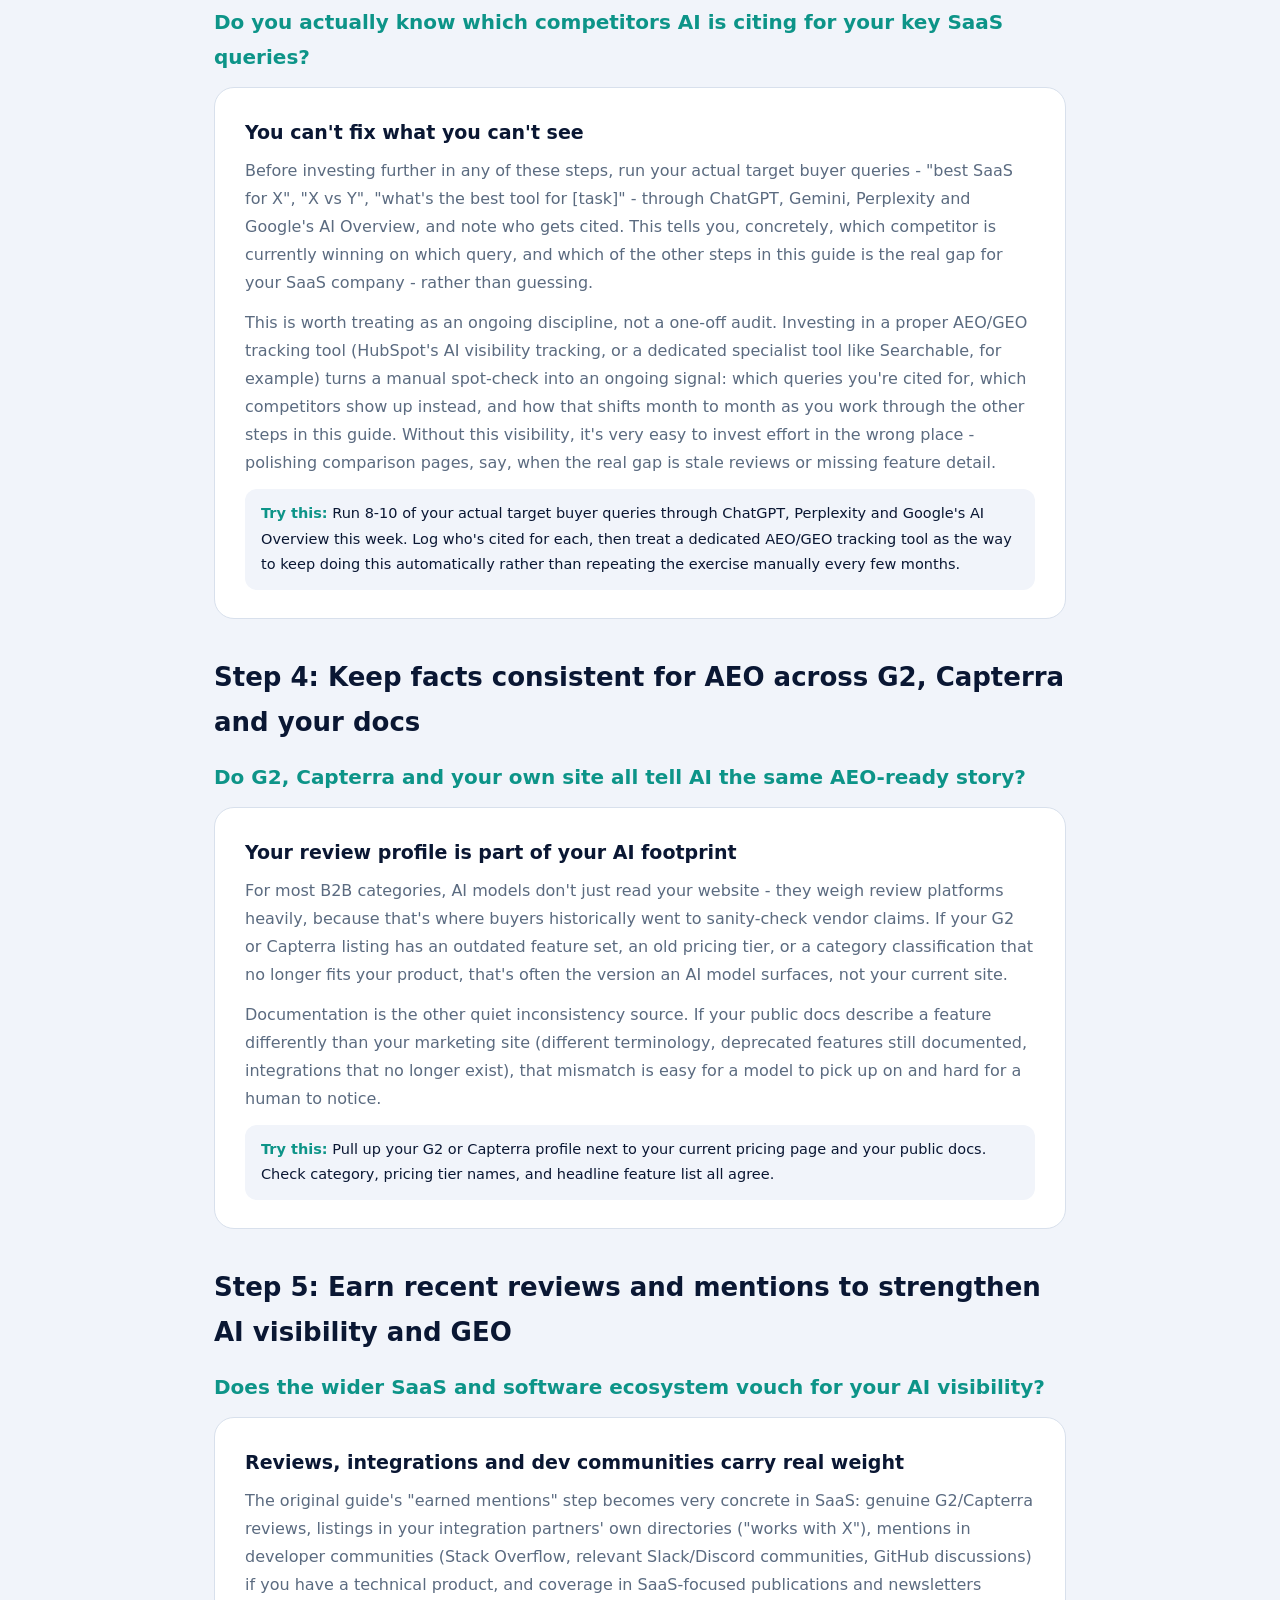
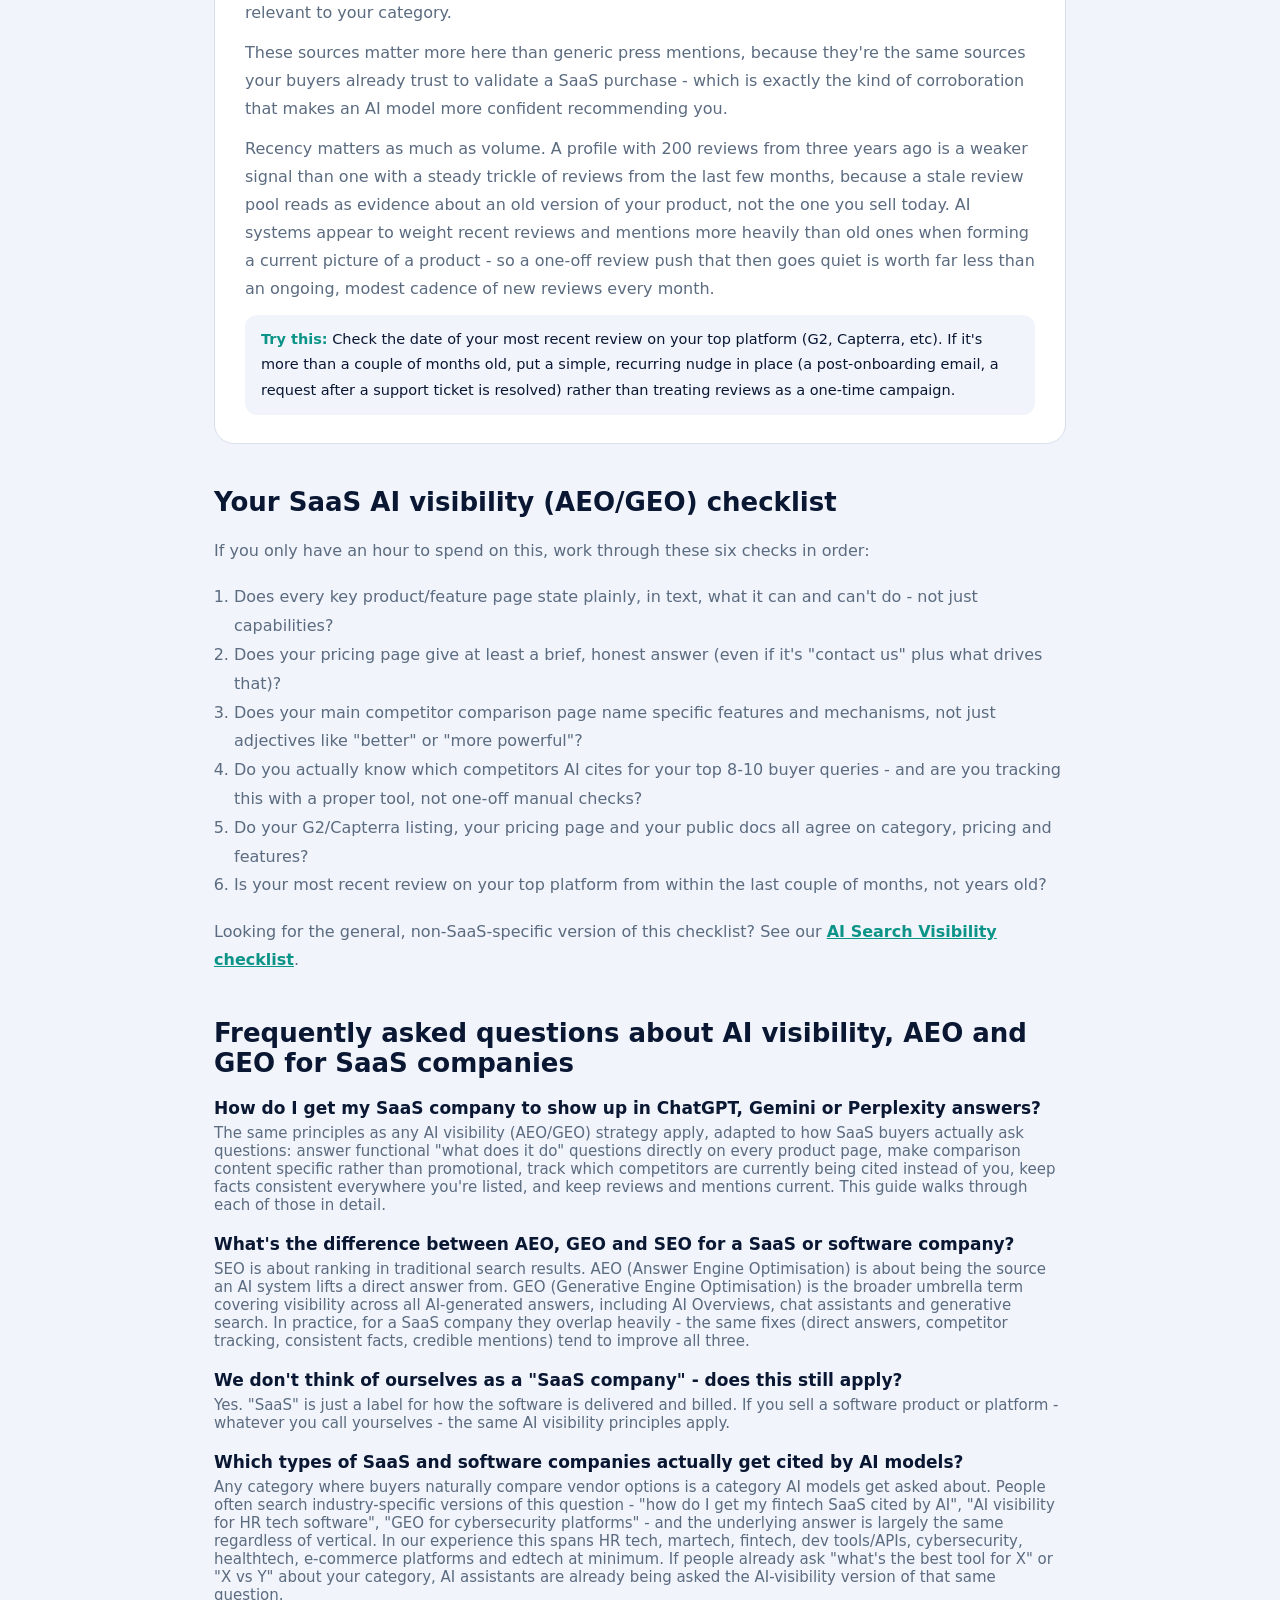
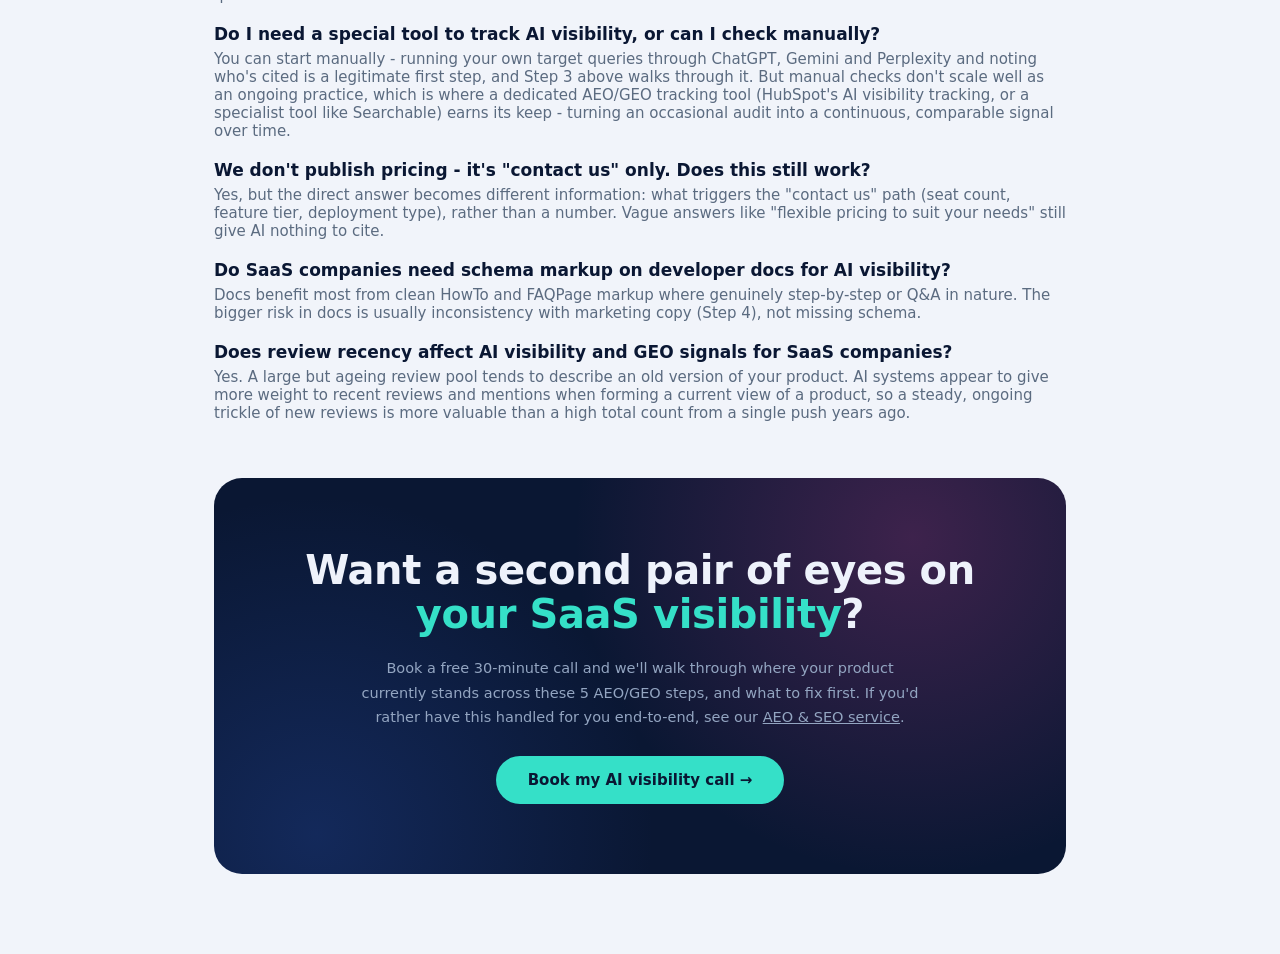
<file: blog/how-to-increase-ai-visibility-saas/index.html>
<!doctype html>
<html lang="en-GB">
<head>
<meta charset="UTF-8">
<meta name="viewport" content="width=device-width, initial-scale=1">
<link rel="canonical" href="https://your-digital-partner.co.uk/blog/how-to-increase-ai-visibility-saas/">
<title>How to Increase AI Visibility for SaaS Companies: An AEO &amp; GEO Guide | Your Digital Partner</title>
<meta name="description" content="A practical AEO and GEO guide to AI visibility for SaaS - covering feature/pricing pages, competitor comparisons, who AI cites, and review recency.">
<meta property="og:title" content="How to Increase AI Visibility for SaaS Companies: An AEO &amp; GEO Guide">
<meta property="og:description" content="A practical AEO/GEO guide to getting your SaaS product cited by ChatGPT, Gemini and Perplexity.">
<meta property="og:image" content="https://your-digital-partner.co.uk/assets/blog/card-bg-pink.jpg">
<meta property="og:type" content="article">
<link rel="icon" type="image/svg+xml" href="/assets/logo-icon.svg">
<style>
*{margin:0;box-sizing:border-box;font-family:'Segoe UI',system-ui,-apple-system,sans-serif}
:root{--bg:#f1f4fa;--ink:#0a1733;--mut:#5b6b80;--lime:#35e0c8;--card:#fff;--line:#d8e0ec;--soft:#e0eef6;--blue:#2f5fd0;--blueSoft:#e8effe;--green:#0d9488;--greenSoft:#dcf3ef;--purple:#7b5cfa;--pink:#c2408d}
body{background:var(--bg);color:var(--ink);overflow-x:hidden;padding-top:110px;padding-bottom:80px}

nav{position:fixed;top:14px;left:50%;transform:translateX(-50%);z-index:50;display:flex;gap:8px;align-items:center;background:rgba(255,255,255,.88);backdrop-filter:blur(12px);border:1px solid var(--line);border-radius:99px;padding:8px 10px 8px 22px;box-shadow:0 10px 30px rgba(8,20,48,.08);width:min(920px,94vw);justify-content:space-between}
.navr{display:flex;align-items:center;gap:10px}
.logo{font-weight:800;font-size:15.5px;display:flex;align-items:center;gap:9px;color:var(--ink);text-decoration:none}.logo svg{display:block;flex:0 0 auto}
.logo b{color:#0d9488}
nav ul{display:flex;gap:20px;list-style:none;font-size:13px;color:#4d5b6e}
nav ul li a{color:inherit;text-decoration:none}
.cta{background:var(--ink);color:var(--lime);border:none;padding:10px 20px;border-radius:99px;font-size:13px;font-weight:700;text-decoration:none;display:inline-block}
.cta:hover{color:var(--lime)}
@property --nba{syntax:'<angle>';initial-value:0deg;inherits:false}
.nav-book{position:relative;background:linear-gradient(#fff,#fff) padding-box,conic-gradient(from var(--nba),#35e0c8,#7b5cfa,#c2408d,#2f5fd0,#35e0c8) border-box;border:3px solid transparent;color:var(--ink);border-radius:99px;padding:6px 13px;font-size:12px;font-weight:700;text-decoration:none;display:inline-flex;align-items:center;gap:6px;animation:navbaspin 3.2s linear infinite}
@keyframes navbaspin{to{--nba:360deg}}
.mobile-menu-toggle{display:none}.mobile-menu-toggle::before{content:"";display:block;position:absolute;left:50%;top:50%;width:18px;height:12px;transform:translate(-50%,-50%);background:linear-gradient(var(--lime),var(--lime)) top/100% 2px no-repeat,linear-gradient(var(--lime),var(--lime)) center/100% 2px no-repeat,linear-gradient(var(--lime),var(--lime)) bottom/100% 2px no-repeat}.dd{position:absolute;top:34px;left:-40px;background:#fff;border:1px solid var(--line);border-radius:18px;padding:10px;width:450px;box-shadow:0 24px 60px rgba(8,20,48,.18);opacity:0;visibility:hidden;transform:translateY(6px);transition:all .2s}li:hover .dd{opacity:1;visibility:visible;transform:none}.dd a{display:flex;gap:14px;align-items:flex-start;padding:14px;border-radius:14px;font-size:14px;color:var(--ink);transition:background .15s}.dd a:hover{background:var(--soft)}.dd .ic{width:42px;height:42px;border-radius:12px;display:grid;place-items:center;font-size:19px;flex-shrink:0}.dd .ic.g{background:#dcf3ef}.dd .ic.b{background:#e8effe}.dd .ic.p{background:#fceaf3}.dd .ic.pu{background:var(--ink)}.dd a b{display:block;font-size:14px;margin-bottom:3px}.dd a small{display:block;color:var(--mut);font-size:12px;line-height:1.5}.dd .ic .ai-mark{font-weight:900;font-size:14.5px;letter-spacing:.5px;color:#fff}.nav-mob-cta-li{display:none}.nav-mob-cta{width:100%;background:#35e0c8;color:#0a1733;border:0;border-radius:12px;padding:15px;font-size:15.5px;font-weight:800;cursor:pointer;display:flex;align-items:center;justify-content:center;gap:8px;box-shadow:0 8px 20px rgba(53,224,200,.35);text-decoration:none}.nav-mob-cta .ic{font-size:18px}
@media(max-width:900px){nav ul{display:none}.navr>.cta{display:none}.navr>.nav-book{display:none}.mobile-menu-toggle{position:relative;display:grid;place-items:center;width:42px;height:42px;border:0;background:var(--ink);color:var(--lime);border-radius:50%;font-size:0;line-height:0;cursor:pointer;padding:0}nav.open ul{display:flex;position:absolute;top:calc(100% + 8px);left:0;right:0;flex-direction:column;gap:4px;background:#fff;border:1px solid var(--line);border-radius:18px;padding:10px;box-shadow:0 18px 42px rgba(8,20,48,.18)}nav.open ul li{padding:10px}nav.open .dd{position:static;opacity:1;visibility:visible;transform:none;width:auto;box-shadow:none;border:0;padding:6px 0 0;background:transparent}nav.open .dd a{padding:10px}nav.open ul .nav-mob-cta-li{display:block;padding:8px 4px 4px;margin-top:6px;border-top:1px solid #d8e0ec}}

.ydp-post{max-width:900px;margin:0 auto;padding:0 24px}
.ydp-post-title{font-size:clamp(34px,4.6vw,58px);font-weight:800;letter-spacing:-.02em;line-height:1.05;margin:0 0 12px;color:var(--ink)}
.ydp-post-meta{font-size:13.5px;color:var(--mut);margin-bottom:20px}

.tag-row{display:flex;gap:8px;margin-bottom:32px}
.tag{font-size:12px;font-weight:800;padding:6px 14px;border-radius:99px}
.tag.seo{background:rgba(47,95,208,.12);color:var(--blue)}
.tag.aeo{background:var(--greenSoft);color:var(--green)}
.tag.ai-marketing{background:rgba(123,92,250,.12);color:var(--purple)}

.ydp-post-intro{margin-bottom:36px}
.ydp-post-intro h2{font-size:24px;margin:0 0 10px;color:var(--ink);font-weight:800}
.ydp-post-intro p{font-size:16px;line-height:1.7;color:var(--mut)}

.ydp-post-overview{background:var(--greenSoft);border:1px solid #bfe6da;border-radius:20px;padding:28px 32px;margin-bottom:40px}
.ydp-post-overview h2{font-size:20px;margin:0 0 14px;color:var(--green);font-weight:800}
.ydp-post-overview ul{padding-left:20px;line-height:1.9;margin:0}
.ydp-post-overview ul li{font-size:16px;color:var(--ink)}
.ydp-post-overview ul li::marker{color:var(--green)}

.ydp-post-content{font-size:16px;line-height:1.75;color:var(--ink)}
.ydp-post-content h2{font-size:26px;margin:36px 0 12px;color:var(--ink);font-weight:800}
.ydp-post-content h3{font-size:19px;margin:28px 0 10px;color:var(--ink);font-weight:700}
.ydp-post-content h2.step-q{font-size:20px;color:var(--green);margin:14px 0 12px;font-weight:800}
.ydp-post-content p{margin:0 0 18px;color:var(--mut)}
.ydp-post-content ul{margin:0 0 18px;padding-left:20px;color:var(--mut);line-height:1.8}
.ydp-post-content ol{margin:0 0 18px;padding-left:20px;color:var(--mut);line-height:1.8}
.ydp-post-content a{color:var(--green);font-weight:700;text-decoration:underline}

.step-block{background:#fff;border:1.5px solid var(--line);border-radius:20px;padding:28px 30px;margin:0 0 20px}
.step-block h3{margin:0 0 8px;font-size:19px;color:var(--ink);font-weight:800}
.step-block p{margin:0 0 12px}
.step-block .try{background:var(--bg);border-radius:12px;padding:12px 16px;font-size:14.5px;color:var(--ink)}
.step-block .try b{color:var(--green)}


@property --dlba{syntax:'<angle>';initial-value:0deg;inherits:false}
.dl-card{margin:28px 0 32px;background:var(--blueSoft);border:1px solid #c7d6f7;border-radius:16px;padding:20px 24px;display:flex;align-items:center;gap:18px;flex-wrap:wrap}
.dl-ic{flex:0 0 auto;width:44px;height:44px;border-radius:12px;background:#fff;display:flex;align-items:center;justify-content:center;font-size:20px}
.dl-txt{flex:1;min-width:220px}
.dl-h{color:var(--ink);font-size:15.5px;font-weight:800;margin-bottom:3px}
.dl-p{margin:0;color:var(--mut);font-size:13px;line-height:1.5}
a.dl-btn{display:inline-block;color:#fff !important;font-size:13px;font-weight:800;padding:8px 17px;border-radius:99px;border:3px solid transparent;text-decoration:none !important;white-space:nowrap;flex:0 0 auto;background:linear-gradient(var(--ink),var(--ink)) padding-box,conic-gradient(from var(--dlba),var(--lime),var(--purple),var(--pink),var(--blue),var(--lime)) border-box;animation:dlbaspin 3.2s linear infinite}
@keyframes dlbaspin{to{--dlba:360deg}}

.ydp-faq{margin:44px 0}
.ydp-faq h2{font-size:26px;margin:0 0 20px;color:var(--ink);font-weight:800}
.ydp-faq-item{margin-bottom:20px}
.ydp-faq-item h3{font-size:17px;margin:0 0 6px;color:var(--ink);font-weight:700}
.ydp-faq-item p{font-size:15px;color:var(--mut);margin:0}

.ydp-post-final{text-align:center;margin-top:56px}
.ydp-post-final .wrap{background:radial-gradient(520px at 82% 15%,rgba(194,64,141,.28),transparent 65%),radial-gradient(520px at 12% 90%,rgba(47,95,208,.25),transparent 65%),var(--ink);color:#eef2fb;border-radius:28px;padding:70px 40px}
.ydp-post-final h2{font-size:clamp(26px,4vw,40px);font-weight:800;letter-spacing:-.01em;line-height:1.1;max-width:700px;margin:0 auto;color:#eef2fb}
.ydp-post-final h2 .hl{color:var(--lime)}
.ydp-post-final p{color:#93a5c1;max-width:560px;margin:20px auto 0;font-size:14.5px;line-height:1.7}
.ydp-post-final .cta{background:var(--lime);color:var(--ink);font-size:15px;padding:15px 32px;margin-top:26px;border:none;cursor:pointer}

.hs-book-modal{display:none;position:fixed;inset:0;z-index:99999}
.hs-book-modal.open{display:block}
.hs-book-overlay{position:absolute;inset:0;background:rgba(8,20,48,.55)}
.hs-book-dialog{position:relative;background:#fff;max-width:1040px;width:calc(100% - 40px);margin:4vh auto;border-radius:16px;box-shadow:0 30px 80px rgba(8,20,48,.35);padding:32px 34px 24px;max-height:92vh;overflow:auto}
.hs-book-x{position:absolute;top:6px;right:12px;border:0;background:transparent;font-size:30px;line-height:1;cursor:pointer;color:#0a1733;z-index:2}
.hs-book-dialog .meetings-iframe-container{min-height:660px;border-radius:24px;overflow:hidden}
@media(max-width:600px){.hs-book-dialog{width:calc(100% - 20px);padding:16px 12px 12px}.hs-book-x{top:4px;right:8px}}
</style>

<script type="application/ld+json">
{
  "@context": "https://schema.org",
  "@graph": [
    {
      "@type": "Article",
      "@id": "https://your-digital-partner.co.uk/blog/how-to-increase-ai-visibility-saas/#article",
      "headline": "How to Increase AI Visibility for SaaS Companies: An AEO & GEO Guide",
      "description": "A practical AEO and GEO guide to AI visibility for SaaS companies - covering feature and pricing pages, competitor comparisons, tracking who AI actually cites, cross-platform consistency, and review recency.",
      "author": {
        "@type": "Person",
        "name": "Chris Chapman",
        "url": "https://your-digital-partner.co.uk/#approach",
        "sameAs": "https://www.linkedin.com/in/chrischapman89"
      },
      "publisher": {
        "@type": "Organization",
        "name": "Your Digital Partner",
        "logo": {
          "@type": "ImageObject",
          "url": "https://your-digital-partner.co.uk/assets/logo-icon.svg"
        }
      },
      "datePublished": "2026-07-09",
      "dateModified": "2026-07-09",
      "url": "https://your-digital-partner.co.uk/blog/how-to-increase-ai-visibility-saas/",
      "mainEntityOfPage": {
        "@id": "https://your-digital-partner.co.uk/blog/how-to-increase-ai-visibility-saas/"
      },
      "keywords": "AI visibility for SaaS, AEO, GEO, answer engine optimisation, generative engine optimisation, SaaS AI citations, AI search visibility, ChatGPT, Gemini, Perplexity, competitor AI tracking",
      "articleSection": [
        "SEO",
        "AEO"
      ],
      "about": {
        "@type": "Thing",
        "name": "AI visibility for SaaS companies"
      },
      "isBasedOn": {
        "@id": "https://your-digital-partner.co.uk/blog/5-steps-ai-search-visibility/#article"
      },
      "mentions": [
        {
          "@type": "SoftwareApplication",
          "name": "ChatGPT",
          "sameAs": "https://openai.com/chatgpt"
        },
        {
          "@type": "SoftwareApplication",
          "name": "Gemini",
          "sameAs": "https://gemini.google.com/"
        },
        {
          "@type": "SoftwareApplication",
          "name": "Perplexity",
          "sameAs": "https://www.perplexity.ai/"
        },
        {
          "@type": "Organization",
          "name": "G2",
          "sameAs": "https://www.g2.com/"
        },
        {
          "@type": "Organization",
          "name": "Capterra",
          "sameAs": "https://www.capterra.com/"
        },
        {
          "@type": "SoftwareApplication",
          "name": "HubSpot",
          "sameAs": "https://www.hubspot.com/products/aeo"
        },
        {
          "@type": "SoftwareApplication",
          "name": "Searchable",
          "sameAs": "https://www.searchable.com/"
        },
        {
          "@type": "Service",
          "name": "AEO & SEO",
          "url": "https://your-digital-partner.co.uk/solutions/seo-aeo-visibility/"
        },
        {
          "@type": "Article",
          "name": "What is AEO? A beginner's guide to AI search visibility",
          "url": "https://your-digital-partner.co.uk/blog/what-is-aeo-ai-search-visibility-guide/"
        },
        {
          "@type": "CreativeWork",
          "name": "AI Search Visibility - Your Five Step Checklist",
          "url": "https://your-digital-partner.co.uk/blog/ai-search-visibility-5-step-checklist/"
        }
      ]
    },
    {
      "@type": "HowTo",
      "@id": "https://your-digital-partner.co.uk/blog/how-to-increase-ai-visibility-saas/#howto-steps",
      "name": "How to Increase AI Visibility for SaaS Companies",
      "step": [
        {
          "@type": "HowToStep",
          "position": 1,
          "name": "Step 1: Answer \"what does it do\" questions to build AI visibility for your SaaS product",
          "text": "Pick five of your product/feature pages and check each one plainly states, in text, what that specific feature can and can't do - not just what it can do. Fix any that only list capabilities with no boundaries or caveats."
        },
        {
          "@type": "HowToStep",
          "position": 2,
          "name": "Step 2: Turn \"X vs Y\" comparisons into AEO content that wins AI citations",
          "text": "Take your most important competitor comparison page and list every advantage claim on it. For each one, check it names a specific feature or mechanism and a specific outcome - rewrite any that are still just adjectives (\"better\", \"more powerful\", \"easier\")."
        },
        {
          "@type": "HowToStep",
          "position": 3,
          "name": "Step 3: Track what your competitors are showing up for in AI answers",
          "text": "Run 8-10 of your actual target buyer queries through ChatGPT, Perplexity and Google's AI Overview this week. Log who's cited for each, then treat a dedicated AEO/GEO tracking tool as the way to keep doing this automatically rather than repeating the exercise manually every few months."
        },
        {
          "@type": "HowToStep",
          "position": 4,
          "name": "Step 4: Keep facts consistent for AEO across G2, Capterra and your docs",
          "text": "Pull up your G2 or Capterra profile next to your current pricing page and your public docs. Check category, pricing tier names, and headline feature list all agree."
        },
        {
          "@type": "HowToStep",
          "position": 5,
          "name": "Step 5: Earn recent reviews and mentions to strengthen AI visibility and GEO",
          "text": "Check the date of your most recent review on your top platform (G2, Capterra, etc). If it's more than a couple of months old, put a simple, recurring nudge in place (a post-onboarding email, a request after a support ticket is resolved) rather than treating reviews as a one-time campaign."
        }
      ]
    },
    {
      "@type": "HowTo",
      "@id": "https://your-digital-partner.co.uk/blog/how-to-increase-ai-visibility-saas/#howto-checklist",
      "name": "Your SaaS AI visibility (AEO/GEO) checklist",
      "step": [
        {
          "@type": "HowToStep",
          "position": 1,
          "name": "Does every key product/feature page state plainly, in text, what it can and can't do - not just capabilities?",
          "text": "Does every key product/feature page state plainly, in text, what it can and can't do - not just capabilities?"
        },
        {
          "@type": "HowToStep",
          "position": 2,
          "name": "Does your pricing page give at least a brief, honest answer (even if it's \"contact us\" plus what drives that)?",
          "text": "Does your pricing page give at least a brief, honest answer (even if it's \"contact us\" plus what drives that)?"
        },
        {
          "@type": "HowToStep",
          "position": 3,
          "name": "Does your main competitor comparison page name specific features and mechanisms, not just adjectives like \"better\" or \"more powerful\"?",
          "text": "Does your main competitor comparison page name specific features and mechanisms, not just adjectives like \"better\" or \"more powerful\"?"
        },
        {
          "@type": "HowToStep",
          "position": 4,
          "name": "Do you actually know which competitors AI cites for your top 8-10 buyer queries - and are you tracking this with a proper tool, not one-off manual checks?",
          "text": "Do you actually know which competitors AI cites for your top 8-10 buyer queries - and are you tracking this with a proper tool, not one-off manual checks?"
        },
        {
          "@type": "HowToStep",
          "position": 5,
          "name": "Do your G2/Capterra listing, your pricing page and your public docs all agree on category, pricing and features?",
          "text": "Do your G2/Capterra listing, your pricing page and your public docs all agree on category, pricing and features?"
        },
        {
          "@type": "HowToStep",
          "position": 6,
          "name": "Is your most recent review on your top platform from within the last couple of months, not years old?",
          "text": "Is your most recent review on your top platform from within the last couple of months, not years old?"
        }
      ]
    },
    {
      "@type": "FAQPage",
      "@id": "https://your-digital-partner.co.uk/blog/how-to-increase-ai-visibility-saas/#faq",
      "mainEntity": [
        {
          "@type": "Question",
          "name": "How do I get my SaaS company to show up in ChatGPT, Gemini or Perplexity answers?",
          "acceptedAnswer": {
            "@type": "Answer",
            "text": "The same principles as any AI visibility (AEO/GEO) strategy apply, adapted to how SaaS buyers actually ask questions: answer functional \"what does it do\" questions directly on every product page, make comparison content specific rather than promotional, track which competitors are currently being cited instead of you, keep facts consistent everywhere you're listed, and keep reviews and mentions current. This guide walks through each of those in detail."
          }
        },
        {
          "@type": "Question",
          "name": "What's the difference between AEO, GEO and SEO for a SaaS or software company?",
          "acceptedAnswer": {
            "@type": "Answer",
            "text": "SEO is about ranking in traditional search results. AEO (Answer Engine Optimisation) is about being the source an AI system lifts a direct answer from. GEO (Generative Engine Optimisation) is the broader umbrella term covering visibility across all AI-generated answers, including AI Overviews, chat assistants and generative search. In practice, for a SaaS company they overlap heavily - the same fixes (direct answers, competitor tracking, consistent facts, credible mentions) tend to improve all three."
          }
        },
        {
          "@type": "Question",
          "name": "We don't think of ourselves as a \"SaaS company\" - does this still apply?",
          "acceptedAnswer": {
            "@type": "Answer",
            "text": "Yes. \"SaaS\" is just a label for how the software is delivered and billed. If you sell a software product or platform - whatever you call yourselves - the same AI visibility principles apply."
          }
        },
        {
          "@type": "Question",
          "name": "Which types of SaaS and software companies actually get cited by AI models?",
          "acceptedAnswer": {
            "@type": "Answer",
            "text": "Any category where buyers naturally compare vendor options is a category AI models get asked about. People often search industry-specific versions of this question - \"how do I get my fintech SaaS cited by AI\", \"AI visibility for HR tech software\", \"GEO for cybersecurity platforms\" - and the underlying answer is largely the same regardless of vertical. In our experience this spans HR tech, martech, fintech, dev tools/APIs, cybersecurity, healthtech, e-commerce platforms and edtech at minimum. If people already ask \"what's the best tool for X\" or \"X vs Y\" about your category, AI assistants are already being asked the AI-visibility version of that same question."
          }
        },
        {
          "@type": "Question",
          "name": "Do I need a special tool to track AI visibility, or can I check manually?",
          "acceptedAnswer": {
            "@type": "Answer",
            "text": "You can start manually - running your own target queries through ChatGPT, Gemini and Perplexity and noting who's cited is a legitimate first step, and Step 3 above walks through it. But manual checks don't scale well as an ongoing practice, which is where a dedicated AEO/GEO tracking tool (HubSpot's AI visibility tracking, or a specialist tool like Searchable) earns its keep - turning an occasional audit into a continuous, comparable signal over time."
          }
        },
        {
          "@type": "Question",
          "name": "We don't publish pricing - it's \"contact us\" only. Does this still work?",
          "acceptedAnswer": {
            "@type": "Answer",
            "text": "Yes, but the direct answer becomes different information: what triggers the \"contact us\" path (seat count, feature tier, deployment type), rather than a number. Vague answers like \"flexible pricing to suit your needs\" still give AI nothing to cite."
          }
        },
        {
          "@type": "Question",
          "name": "Do SaaS companies need schema markup on developer docs for AI visibility?",
          "acceptedAnswer": {
            "@type": "Answer",
            "text": "Docs benefit most from clean HowTo and FAQPage markup where genuinely step-by-step or Q&A in nature. The bigger risk in docs is usually inconsistency with marketing copy (Step 4), not missing schema."
          }
        },
        {
          "@type": "Question",
          "name": "Does review recency affect AI visibility and GEO signals for SaaS companies?",
          "acceptedAnswer": {
            "@type": "Answer",
            "text": "Yes. A large but ageing review pool tends to describe an old version of your product. AI systems appear to give more weight to recent reviews and mentions when forming a current view of a product, so a steady, ongoing trickle of new reviews is more valuable than a high total count from a single push years ago."
          }
        }
      ]
    },
    {
      "@type": "BreadcrumbList",
      "@id": "https://your-digital-partner.co.uk/blog/how-to-increase-ai-visibility-saas/#breadcrumb",
      "itemListElement": [
        {
          "@type": "ListItem",
          "position": 1,
          "name": "Home",
          "item": "https://your-digital-partner.co.uk/"
        },
        {
          "@type": "ListItem",
          "position": 2,
          "name": "Blog",
          "item": "https://your-digital-partner.co.uk/blog/"
        },
        {
          "@type": "ListItem",
          "position": 3,
          "name": "How to Increase AI Visibility for SaaS Companies: An AEO & GEO Guide",
          "item": "https://your-digital-partner.co.uk/blog/how-to-increase-ai-visibility-saas/"
        }
      ]
    }
  ]
}
</script>
    <!-- Start of HubSpot Embed Code -->
    <script type="text/javascript" id="hs-script-loader" async defer src="https://js-eu1.hs-scripts.com/146760313.js"></script>
    <!-- End of HubSpot Embed Code -->
</head>
<body>

<nav>
  <a class="logo" href="/"><svg viewBox="0 0 64 64" width="30" height="30" xmlns="http://www.w3.org/2000/svg"><rect width="64" height="64" rx="16" fill="#0a1733"/><circle cx="28" cy="28" r="13.5" fill="none" stroke="#35e0c8" stroke-width="4"/><path d="M38 38 L48.5 48.5" stroke="#35e0c8" stroke-width="5.5" stroke-linecap="round"/><path d="M21 33.5 L26.5 26.5 L29.5 29.5 L35 22.5" fill="none" stroke="#fff" stroke-width="3" stroke-linecap="round" stroke-linejoin="round"/><path d="M30.5 21.5 L35.5 21.9 L35.1 26.9" fill="none" stroke="#fff" stroke-width="3" stroke-linecap="round" stroke-linejoin="round"/><path d="M50 9 l1.9 4.2 4.2 1.9 -4.2 1.9 -1.9 4.2 -1.9 -4.2 -4.2 -1.9 4.2 -1.9 z" fill="#35e0c8"/></svg><span>your<b>digital</b>partner</span></a>
  <ul>
    <li>Solutions ▾
      <div class="dd">
        <a href="/solutions/seo-aeo-visibility/"><span class="ic g">🔍</span><span><b>SEO &amp; AEO Visibility</b><small>Rank on Google and get cited by ChatGPT, Gemini &amp; Perplexity</small></span></a>
        <a href="/solutions/website-optimisation-cro/"><span class="ic b">📈</span><span><b>Website Optimisation &amp; CRO</b><small>Heatmaps, A/B testing &amp; personalisation that turn traffic into pipeline</small></span></a>
        <a href="/solutions/ai-marketing/"><span class="ic pu"><b class="ai-mark">AI</b></span><span><b>AI-Enabled Digital Marketing</b><small>Practical AI across reporting, SEO, conversion &amp; HubSpot</small></span></a>
        <a href="/solutions/paid-campaigns/"><span class="ic p">🎯</span><span><b>Performance Marketing</b><small>Google &amp; LinkedIn Ads accountable to revenue, not clicks</small></span></a>
      </div>
    </li>
    <li><a href="/success-stories/">Success Stories</a></li>
    <li><a href="/blog/" style="color:#3a4d70;font-weight:800">Free Guides</a></li>
    <li><a href="/#approach">About</a></li>
      <li class="nav-mob-cta-li"><button class="nav-mob-cta" type="button" onclick="document.querySelector('nav').classList.remove('open');return false;" data-book><span class="ic">📅</span> Book a meeting</button></li>
  </ul>
  <div class="navr">
    <a class="cta" href="/#scorecard">Free AEO audit</a>
    <a class="nav-book" href="https://meetings-eu1.hubspot.com/cchapman" target="_blank" rel="noopener">📅 Book a meeting →</a>
  </div>
  <button class="mobile-menu-toggle" type="button" aria-label="Open menu" onclick="this.closest('nav').classList.toggle('open')">☰</button>
</nav>

<div class="ydp-post">

  <h1 class="ydp-post-title">How to Increase AI Visibility for SaaS Companies: An AEO &amp; GEO Guide</h1>
  <div class="ydp-post-meta">Chris Chapman &middot; 9 July 2026</div>

  <div class="tag-row">
    <span class="tag seo">SEO</span>
    <span class="tag aeo">AEO</span>
  </div>

  <div class="ydp-post-intro">
    <p>Our <a href="/blog/5-steps-ai-search-visibility/">5 Steps to Increase Your AI Search Visibility</a> guide covers the AEO and GEO fundamentals that apply to any business - and if you're completely new to the topic, our <a href="/blog/what-is-aeo-ai-search-visibility-guide/">introduction to AEO</a> is a good place to start first. SaaS companies - and software businesses more broadly - have their own version of this problem: your buyers don't just ask "what does this company do", they ask "does X integrate with Y", "X vs Y, which is better", and increasingly, industry-specific versions of the same question ("best fintech tool for X", "top HR tech platforms for Y"). This guide takes the same 5-step AI visibility framework and rebuilds it specifically for how SaaS companies get found, compared and cited by ChatGPT, Gemini and Perplexity.</p>
  </div>

  <div class="dl-card">
    <div class="dl-ic">🧭</div>
    <div class="dl-txt">
      <div class="dl-h">Prefer to explore this interactively?</div>
      <p class="dl-p">Work through all 5 steps, tick off your checklist, and get quick answers in our interactive SaaS AI visibility guide.</p>
    </div>
    <a class="dl-btn" href="/blog/how-to-increase-ai-visibility-saas/interactive-guide/" target="_blank" rel="noopener">Open the interactive guide &rarr;</a>
  </div>

  <div class="ydp-post-overview">
    <h2>What's in this guide</h2>
    <ul>
      <li>How SaaS companies can get cited by AI like ChatGPT, Gemini and Perplexity</li>
      <li>The specific tasks that get you found by AI: features, pricing context and honest capability detail</li>
      <li>Turning competitor comparisons into content AI will actually cite</li>
      <li>Tracking what your competitors are showing up for, and the tools that make it possible</li>
      <li>The importance of recency: why fresh reviews and mentions carry more weight in AI overviews than old ones</li>
      <li>Your SaaS AI visibility (AEO/GEO) checklist</li>
    </ul>
  </div>

  <div class="ydp-post-content">

    <h2>Step 1: Answer "what does it do" questions to build AI visibility for your SaaS product</h2>
    <h2 class="step-q">Can AI give an AEO-ready answer about what your SaaS product actually does?</h2>
    <div class="step-block">
      <h3>Lead with function, not just positioning</h3>
      <p>Buyers ask AI assistants very specific functional questions before they ever land on your site: "does it support SSO", "can it automate X", "does it integrate with Y", "what happens during onboarding". If the real, current answer to each of these is buried inside a features carousel or a screenshot rather than stated in plain text, there's nothing clean for a model to lift - and a model with nothing to lift either stays silent on you or repeats an out-of-date summary from a review site.</p>
      <p>This needs to happen across every product page, not just your homepage or one flagship feature page. Each individual feature or module page should call out, in plain sentences, exactly what that feature does and - just as importantly - what it doesn't do. Stating limitations honestly ("this integration is one-way sync only", "bulk export is available on the Team plan and above, not Starter") is counterintuitive for marketing copy but is exactly what makes a page trustworthy enough for a model to cite with confidence. A page that only ever says yes reads as marketing; a page that's specific about boundaries reads as a source of fact.</p>
      <p>Pricing is worth a brief, honest mention (many SaaS companies reasonably keep it "contact us" for good reason), but it shouldn't be the main thing this step is solving for. The bigger, more citable opportunity is answering what your SaaS product concretely does, page by page: the specific automations, integrations, workflows and capabilities that differentiate it, described in sentences a model can quote almost verbatim.</p>
      <div class="try"><b>Try this:</b> Pick five of your product/feature pages and check each one plainly states, in text, what that specific feature can and can't do - not just what it can do. Fix any that only list capabilities with no boundaries or caveats.</div>
    </div>

    <h2>Step 2: Turn "X vs Y" comparisons into AEO content that wins AI citations</h2>
    <h2 class="step-q">Does your comparison content give AI and GEO tools enough detail to cite you over competitors?</h2>
    <div class="step-block">
      <h3>Comparison pages are prime AI-citation real estate - if they're specific enough to cite</h3>
      <p>"[Your product] vs [Competitor]" is one of the highest-intent query patterns in SaaS buying, and it's exactly the kind of question people now ask AI assistants instead of Googling. This is where the real weight of your AI visibility work should sit - far more than pricing pages, because it's where you get to make your actual case.</p>
      <p>The comparisons that earn citations go deep on function, not adjectives. Rather than "we're more powerful" or "better value", state precisely how your product does the thing better: "unlike [Competitor], our automation builder supports conditional branching without custom code", "our integration with [Platform] syncs in real time, not on a nightly batch", "our onboarding is self-serve and typically takes under a day, versus a guided implementation". Each callout should name the specific feature, the specific mechanism, and the specific outcome - that's the level of detail a model can actually lift and repeat accurately.</p>
      <p>Also be genuinely fair about where a competitor is a better fit (e.g. "if you need X, [Competitor] may suit you better"). Thin, one-sided comparisons push models toward more neutral third-party sources like G2 comparison grids instead of citing you directly; specific, credible, occasionally self-effacing comparisons make you the source worth quoting.</p>
      <div class="try"><b>Try this:</b> Take your most important competitor comparison page and list every advantage claim on it. For each one, check it names a specific feature or mechanism and a specific outcome - rewrite any that are still just adjectives ("better", "more powerful", "easier").</div>
    </div>

    <h2>Step 3: Track what your competitors are showing up for in AI answers</h2>
    <h2 class="step-q">Do you actually know which competitors AI is citing for your key SaaS queries?</h2>
    <div class="step-block">
      <h3>You can't fix what you can't see</h3>
      <p>Before investing further in any of these steps, run your actual target buyer queries - "best SaaS for X", "X vs Y", "what's the best tool for [task]" - through ChatGPT, Gemini, Perplexity and Google's AI Overview, and note who gets cited. This tells you, concretely, which competitor is currently winning on which query, and which of the other steps in this guide is the real gap for your SaaS company - rather than guessing.</p>
      <p>This is worth treating as an ongoing discipline, not a one-off audit. Investing in a proper AEO/GEO tracking tool (HubSpot's AI visibility tracking, or a dedicated specialist tool like Searchable, for example) turns a manual spot-check into an ongoing signal: which queries you're cited for, which competitors show up instead, and how that shifts month to month as you work through the other steps in this guide. Without this visibility, it's very easy to invest effort in the wrong place - polishing comparison pages, say, when the real gap is stale reviews or missing feature detail.</p>
      <div class="try"><b>Try this:</b> Run 8-10 of your actual target buyer queries through ChatGPT, Perplexity and Google's AI Overview this week. Log who's cited for each, then treat a dedicated AEO/GEO tracking tool as the way to keep doing this automatically rather than repeating the exercise manually every few months.</div>
    </div>

    <h2>Step 4: Keep facts consistent for AEO across G2, Capterra and your docs</h2>
    <h2 class="step-q">Do G2, Capterra and your own site all tell AI the same AEO-ready story?</h2>
    <div class="step-block">
      <h3>Your review profile is part of your AI footprint</h3>
      <p>For most B2B categories, AI models don't just read your website - they weigh review platforms heavily, because that's where buyers historically went to sanity-check vendor claims. If your G2 or Capterra listing has an outdated feature set, an old pricing tier, or a category classification that no longer fits your product, that's often the version an AI model surfaces, not your current site.</p>
      <p>Documentation is the other quiet inconsistency source. If your public docs describe a feature differently than your marketing site (different terminology, deprecated features still documented, integrations that no longer exist), that mismatch is easy for a model to pick up on and hard for a human to notice.</p>
      <div class="try"><b>Try this:</b> Pull up your G2 or Capterra profile next to your current pricing page and your public docs. Check category, pricing tier names, and headline feature list all agree.</div>
    </div>

    <h2>Step 5: Earn recent reviews and mentions to strengthen AI visibility and GEO</h2>
    <h2 class="step-q">Does the wider SaaS and software ecosystem vouch for your AI visibility?</h2>
    <div class="step-block">
      <h3>Reviews, integrations and dev communities carry real weight</h3>
      <p>The original guide's "earned mentions" step becomes very concrete in SaaS: genuine G2/Capterra reviews, listings in your integration partners' own directories ("works with X"), mentions in developer communities (Stack Overflow, relevant Slack/Discord communities, GitHub discussions) if you have a technical product, and coverage in SaaS-focused publications and newsletters relevant to your category.</p>
      <p>These sources matter more here than generic press mentions, because they're the same sources your buyers already trust to validate a SaaS purchase - which is exactly the kind of corroboration that makes an AI model more confident recommending you.</p>
      <p>Recency matters as much as volume. A profile with 200 reviews from three years ago is a weaker signal than one with a steady trickle of reviews from the last few months, because a stale review pool reads as evidence about an old version of your product, not the one you sell today. AI systems appear to weight recent reviews and mentions more heavily than old ones when forming a current picture of a product - so a one-off review push that then goes quiet is worth far less than an ongoing, modest cadence of new reviews every month.</p>
      <div class="try"><b>Try this:</b> Check the date of your most recent review on your top platform (G2, Capterra, etc). If it's more than a couple of months old, put a simple, recurring nudge in place (a post-onboarding email, a request after a support ticket is resolved) rather than treating reviews as a one-time campaign.</div>
    </div>

    <h2>Your SaaS AI visibility (AEO/GEO) checklist</h2>
    <p>If you only have an hour to spend on this, work through these six checks in order:</p>
    <ol>
      <li>Does every key product/feature page state plainly, in text, what it can and can't do - not just capabilities?</li>
      <li>Does your pricing page give at least a brief, honest answer (even if it's "contact us" plus what drives that)?</li>
      <li>Does your main competitor comparison page name specific features and mechanisms, not just adjectives like "better" or "more powerful"?</li>
      <li>Do you actually know which competitors AI cites for your top 8-10 buyer queries - and are you tracking this with a proper tool, not one-off manual checks?</li>
      <li>Do your G2/Capterra listing, your pricing page and your public docs all agree on category, pricing and features?</li>
      <li>Is your most recent review on your top platform from within the last couple of months, not years old?</li>
    </ol>
    <p>Looking for the general, non-SaaS-specific version of this checklist? See our <a href="/blog/ai-search-visibility-5-step-checklist/">AI Search Visibility checklist</a>.</p>

  </div>

  <div class="ydp-faq">
    <h2>Frequently asked questions about AI visibility, AEO and GEO for SaaS companies</h2>
    <div class="ydp-faq-item"><h3>How do I get my SaaS company to show up in ChatGPT, Gemini or Perplexity answers?</h3><p>The same principles as any AI visibility (AEO/GEO) strategy apply, adapted to how SaaS buyers actually ask questions: answer functional "what does it do" questions directly on every product page, make comparison content specific rather than promotional, track which competitors are currently being cited instead of you, keep facts consistent everywhere you're listed, and keep reviews and mentions current. This guide walks through each of those in detail.</p></div>
    <div class="ydp-faq-item"><h3>What's the difference between AEO, GEO and SEO for a SaaS or software company?</h3><p>SEO is about ranking in traditional search results. AEO (Answer Engine Optimisation) is about being the source an AI system lifts a direct answer from. GEO (Generative Engine Optimisation) is the broader umbrella term covering visibility across all AI-generated answers, including AI Overviews, chat assistants and generative search. In practice, for a SaaS company they overlap heavily - the same fixes (direct answers, competitor tracking, consistent facts, credible mentions) tend to improve all three.</p></div>
    <div class="ydp-faq-item"><h3>We don't think of ourselves as a "SaaS company" - does this still apply?</h3><p>Yes. "SaaS" is just a label for how the software is delivered and billed. If you sell a software product or platform - whatever you call yourselves - the same AI visibility principles apply.</p></div>
    <div class="ydp-faq-item"><h3>Which types of SaaS and software companies actually get cited by AI models?</h3><p>Any category where buyers naturally compare vendor options is a category AI models get asked about. People often search industry-specific versions of this question - "how do I get my fintech SaaS cited by AI", "AI visibility for HR tech software", "GEO for cybersecurity platforms" - and the underlying answer is largely the same regardless of vertical. In our experience this spans HR tech, martech, fintech, dev tools/APIs, cybersecurity, healthtech, e-commerce platforms and edtech at minimum. If people already ask "what's the best tool for X" or "X vs Y" about your category, AI assistants are already being asked the AI-visibility version of that same question.</p></div>
    <div class="ydp-faq-item"><h3>Do I need a special tool to track AI visibility, or can I check manually?</h3><p>You can start manually - running your own target queries through ChatGPT, Gemini and Perplexity and noting who's cited is a legitimate first step, and Step 3 above walks through it. But manual checks don't scale well as an ongoing practice, which is where a dedicated AEO/GEO tracking tool (HubSpot's AI visibility tracking, or a specialist tool like Searchable) earns its keep - turning an occasional audit into a continuous, comparable signal over time.</p></div>
    <div class="ydp-faq-item"><h3>We don't publish pricing - it's "contact us" only. Does this still work?</h3><p>Yes, but the direct answer becomes different information: what triggers the "contact us" path (seat count, feature tier, deployment type), rather than a number. Vague answers like "flexible pricing to suit your needs" still give AI nothing to cite.</p></div>
    <div class="ydp-faq-item"><h3>Do SaaS companies need schema markup on developer docs for AI visibility?</h3><p>Docs benefit most from clean HowTo and FAQPage markup where genuinely step-by-step or Q&A in nature. The bigger risk in docs is usually inconsistency with marketing copy (Step 4), not missing schema.</p></div>
    <div class="ydp-faq-item"><h3>Does review recency affect AI visibility and GEO signals for SaaS companies?</h3><p>Yes. A large but ageing review pool tends to describe an old version of your product. AI systems appear to give more weight to recent reviews and mentions when forming a current view of a product, so a steady, ongoing trickle of new reviews is more valuable than a high total count from a single push years ago.</p></div>
  </div>

  <section class="ydp-post-final">
    <div class="wrap">
      <h2>Want a second pair of eyes on <span class="hl">your SaaS visibility</span>?</h2>
      <p>Book a free 30-minute call and we'll walk through where your product currently stands across these 5 AEO/GEO steps, and what to fix first. If you'd rather have this handled for you end-to-end, see our <a href="/solutions/seo-aeo-visibility/" style="color:#93a5c1;text-decoration:underline">AEO &amp; SEO service</a>.</p>
      <button class="cta" type="button" data-book>Book my AI visibility call &rarr;</button>
    </div>
  </section>

</div>


<div id="hsBookModal" class="hs-book-modal" aria-hidden="true">
  <div class="hs-book-overlay" data-book-close></div>
  <div class="hs-book-dialog" role="dialog" aria-modal="true" aria-label="Book a meeting">
    <button class="hs-book-x" type="button" aria-label="Close" data-book-close>&times;</button>
    <div class="meetings-iframe-container" data-src="https://meetings-eu1.hubspot.com/cchapman?embed=true"></div>
  </div>
</div>
<script type="text/javascript" src="https://static.hsappstatic.net/MeetingsEmbed/ex/MeetingsEmbedCode.js"></script>
<script>
(function(){
  var m = document.getElementById("hsBookModal");
  if(!m) return;
  function close(){ m.classList.remove("open"); document.body.style.overflow = ""; }
  document.addEventListener("click", function(e){
    if(e.target.closest("[data-book]")){ e.preventDefault(); m.classList.add("open"); document.body.style.overflow = "hidden"; return; }
    if(e.target.closest("[data-book-close]")){ close(); }
  });
  document.addEventListener("keydown", function(e){ if(e.key === "Escape") close(); });
})();
</script>

</body>
</html>
</file>
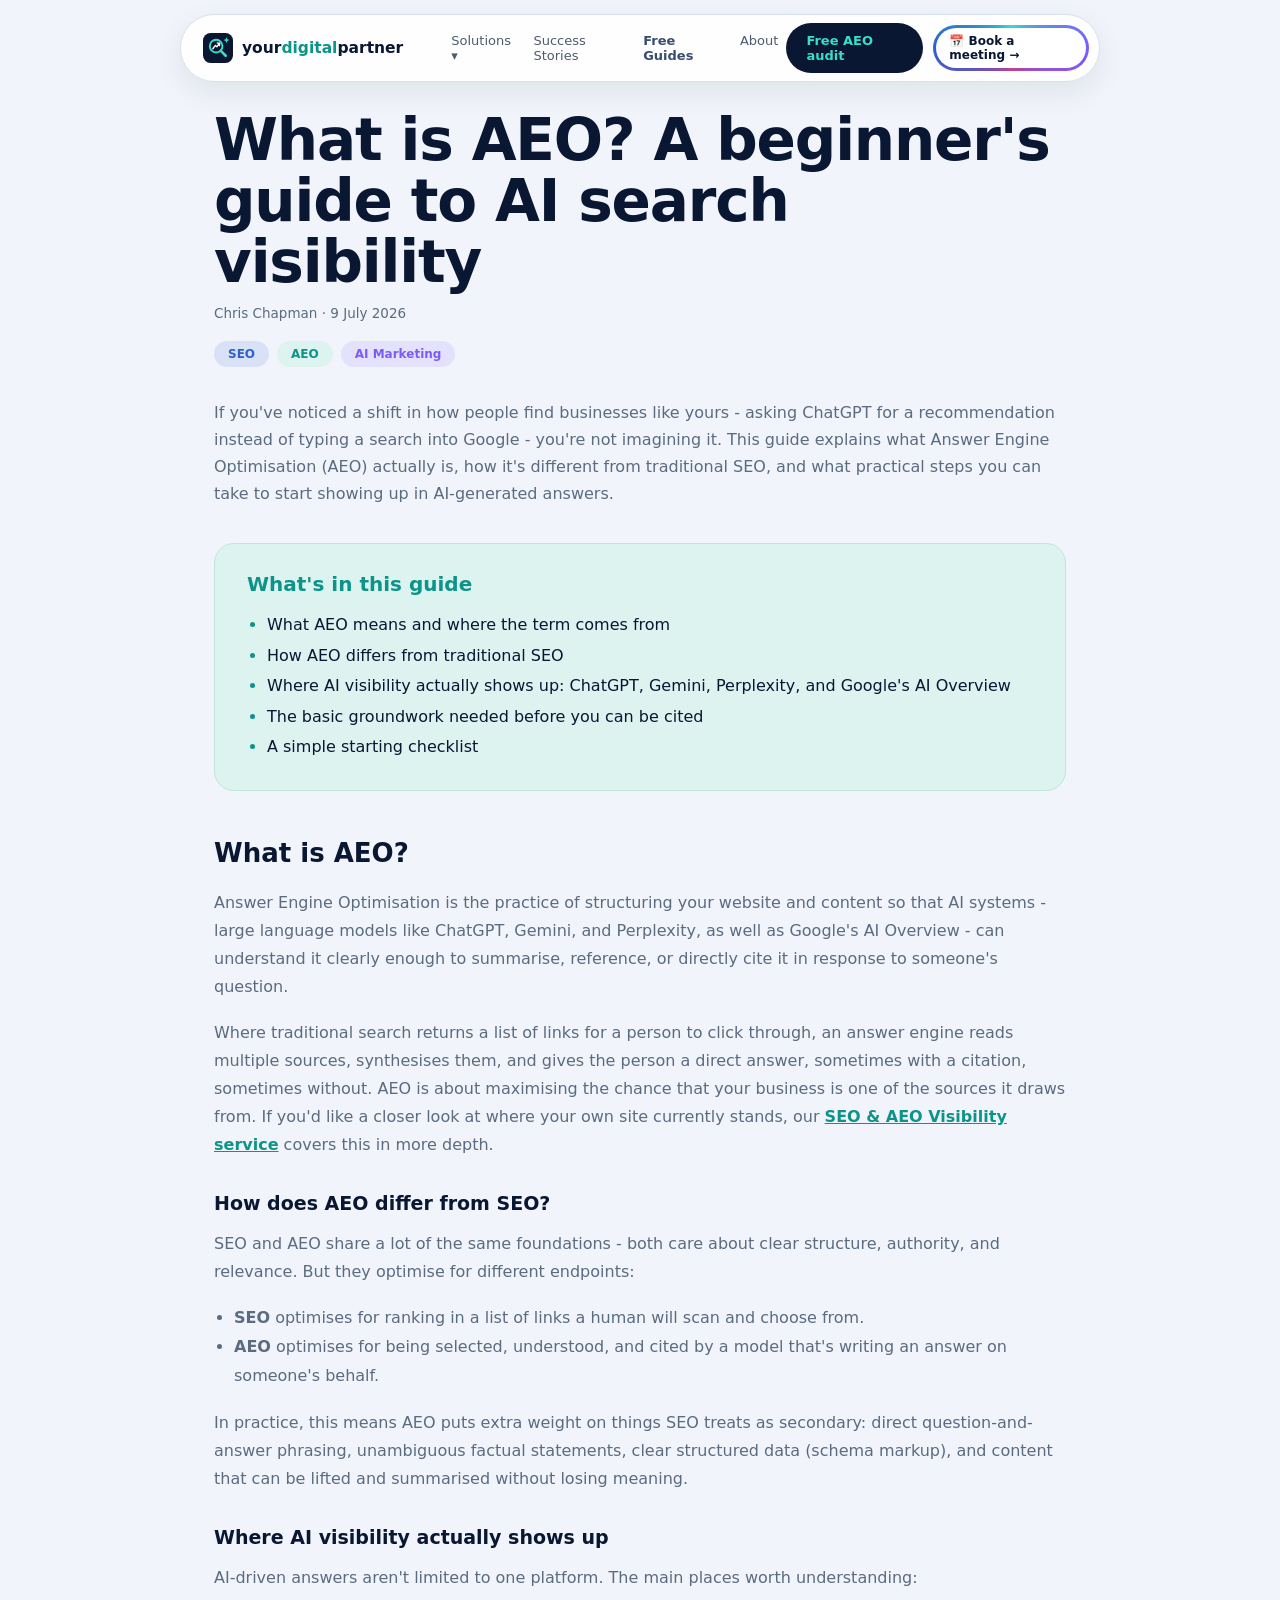
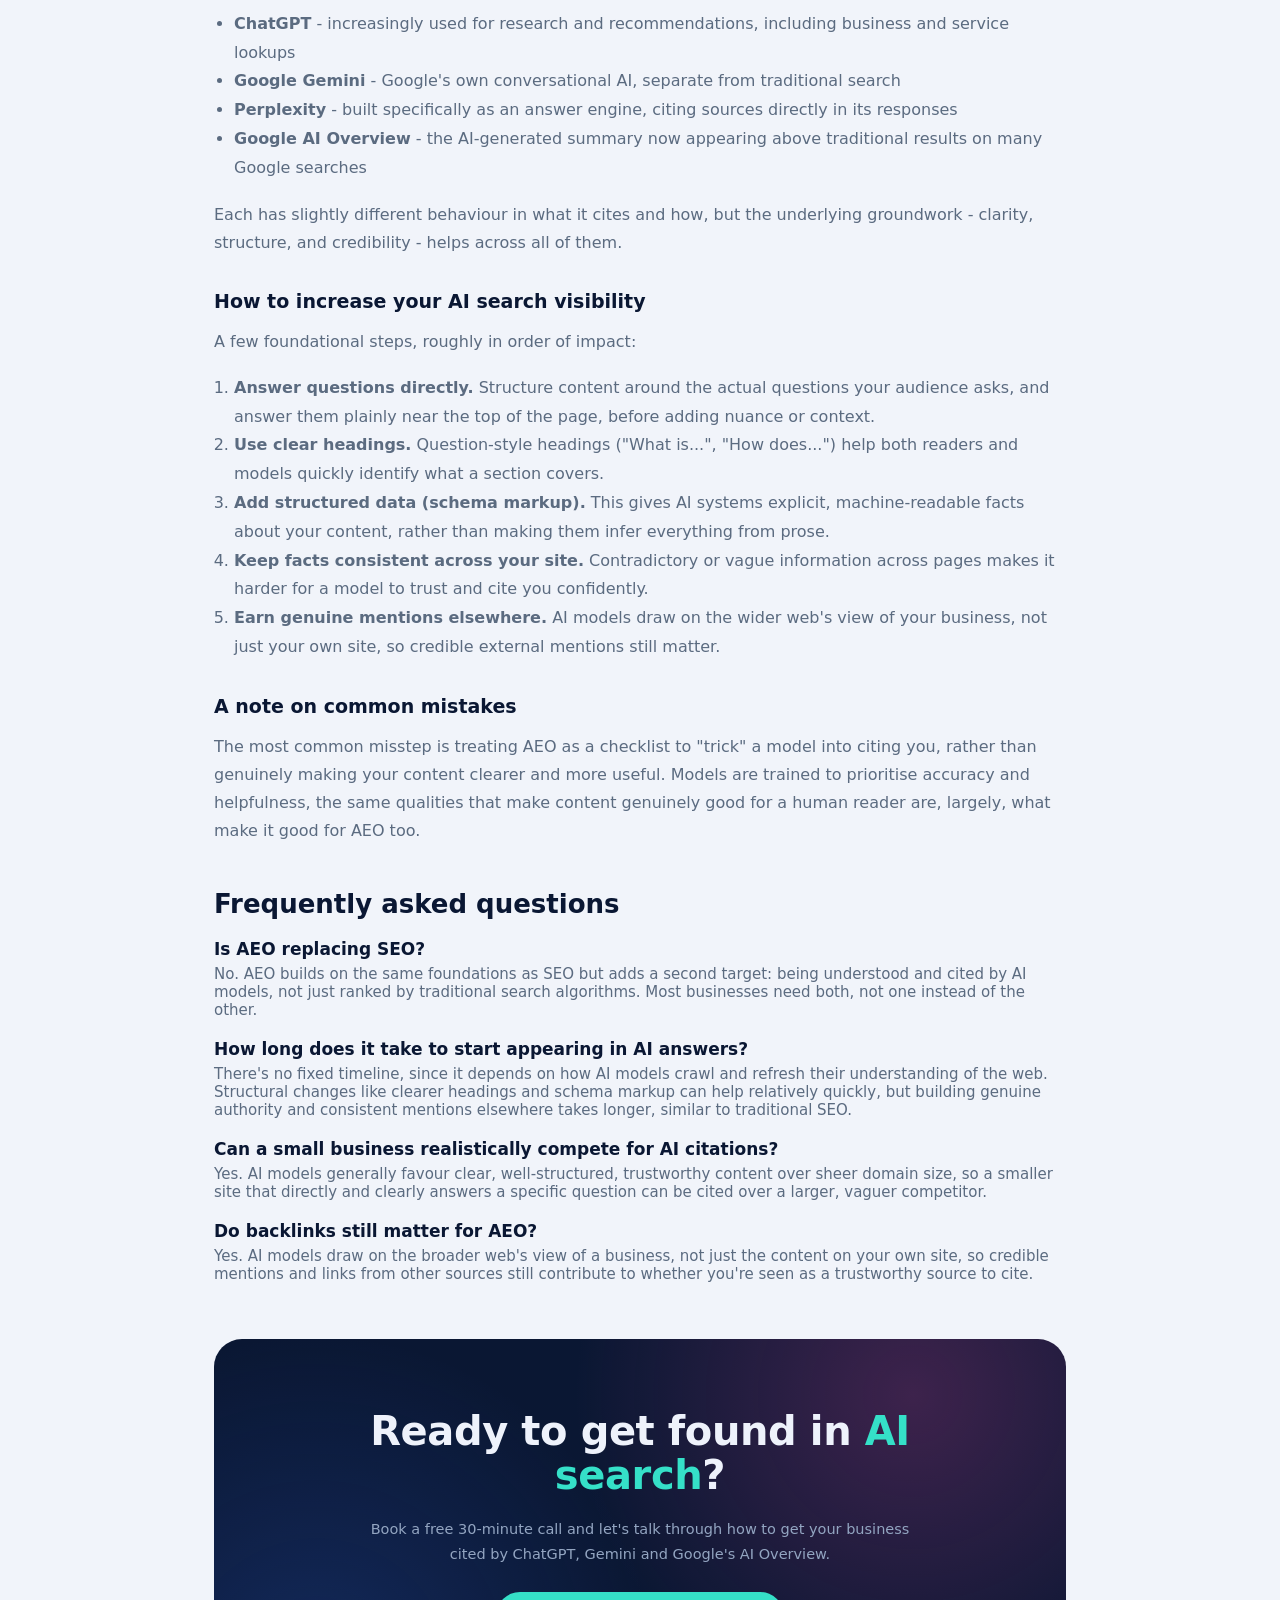
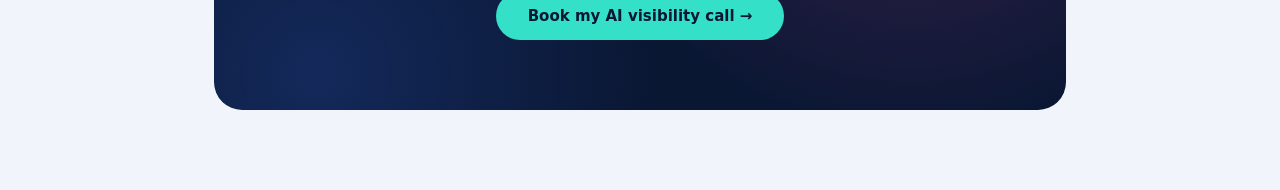
<file: blog/what-is-aeo-ai-search-visibility-guide/index.html>
<!doctype html>
<html lang="en-GB">
<head>
<meta charset="UTF-8">
<meta name="viewport" content="width=device-width, initial-scale=1">
<link rel="canonical" href="https://your-digital-partner.co.uk/blog/what-is-aeo-ai-search-visibility-guide/">
<title>What is AEO? A beginner's guide to AI search visibility | Your Digital Partner</title>
<meta name="description" content="An introductory guide to Answer Engine Optimisation (AEO): how it differs from SEO, and the steps to be visible in ChatGPT, Gemini and Perplexity.">
<meta property="og:title" content="What is AEO? A beginner's guide to AI search visibility">
<meta property="og:description" content="An introductory guide explaining what Answer Engine Optimisation (AEO) is, how it differs from SEO, and the practical steps to start being cited by AI.">
<meta property="og:image" content="https://your-digital-partner.co.uk/assets/blog/card-bg-green.jpg">
<meta property="og:type" content="article">
<link rel="icon" type="image/svg+xml" href="/assets/logo-icon.svg">
<style>
*{margin:0;box-sizing:border-box;font-family:'Segoe UI',system-ui,-apple-system,sans-serif}
:root{--bg:#f1f4fa;--ink:#0a1733;--mut:#5b6b80;--lime:#35e0c8;--card:#fff;--line:#d8e0ec;--soft:#e0eef6;--blue:#2f5fd0;--green:#0d9488;--greenSoft:#dcf3ef;--purple:#7b5cfa;--pink:#c2408d}
body{background:var(--bg);color:var(--ink);overflow-x:hidden;padding-top:110px;padding-bottom:80px}

nav{position:fixed;top:14px;left:50%;transform:translateX(-50%);z-index:50;display:flex;gap:8px;align-items:center;background:rgba(255,255,255,.88);backdrop-filter:blur(12px);border:1px solid var(--line);border-radius:99px;padding:8px 10px 8px 22px;box-shadow:0 10px 30px rgba(8,20,48,.08);width:min(920px,94vw);justify-content:space-between}
.navr{display:flex;align-items:center;gap:10px}
.logo{font-weight:800;font-size:15.5px;display:flex;align-items:center;gap:9px;color:var(--ink);text-decoration:none}.logo svg{display:block;flex:0 0 auto}
.logo b{color:#0d9488}
nav ul{display:flex;gap:20px;list-style:none;font-size:13px;color:#4d5b6e}
nav ul li a{color:inherit;text-decoration:none}
.cta{background:var(--ink);color:var(--lime);border:none;padding:10px 20px;border-radius:99px;font-size:13px;font-weight:700;text-decoration:none;display:inline-block}
.cta:hover{color:var(--lime)}
@property --nba{syntax:'<angle>';initial-value:0deg;inherits:false}
.nav-book{position:relative;background:linear-gradient(#fff,#fff) padding-box,conic-gradient(from var(--nba),#35e0c8,#7b5cfa,#c2408d,#2f5fd0,#35e0c8) border-box;border:3px solid transparent;color:var(--ink);border-radius:99px;padding:6px 13px;font-size:12px;font-weight:700;text-decoration:none;display:inline-flex;align-items:center;gap:6px;animation:navbaspin 3.2s linear infinite}
@keyframes navbaspin{to{--nba:360deg}}
.mobile-menu-toggle{display:none}.mobile-menu-toggle::before{content:"";display:block;position:absolute;left:50%;top:50%;width:18px;height:12px;transform:translate(-50%,-50%);background:linear-gradient(var(--lime),var(--lime)) top/100% 2px no-repeat,linear-gradient(var(--lime),var(--lime)) center/100% 2px no-repeat,linear-gradient(var(--lime),var(--lime)) bottom/100% 2px no-repeat}.dd{position:absolute;top:34px;left:-40px;background:#fff;border:1px solid var(--line);border-radius:18px;padding:10px;width:450px;box-shadow:0 24px 60px rgba(8,20,48,.18);opacity:0;visibility:hidden;transform:translateY(6px);transition:all .2s}li:hover .dd{opacity:1;visibility:visible;transform:none}.dd a{display:flex;gap:14px;align-items:flex-start;padding:14px;border-radius:14px;font-size:14px;color:var(--ink);transition:background .15s}.dd a:hover{background:var(--soft)}.dd .ic{width:42px;height:42px;border-radius:12px;display:grid;place-items:center;font-size:19px;flex-shrink:0}.dd .ic.g{background:#dcf3ef}.dd .ic.b{background:#e8effe}.dd .ic.p{background:#fceaf3}.dd .ic.pu{background:var(--ink)}.dd a b{display:block;font-size:14px;margin-bottom:3px}.dd a small{display:block;color:var(--mut);font-size:12px;line-height:1.5}.dd .ic .ai-mark{font-weight:900;font-size:14.5px;letter-spacing:.5px;color:#fff}.nav-mob-cta-li{display:none}.nav-mob-cta{width:100%;background:#35e0c8;color:#0a1733;border:0;border-radius:12px;padding:15px;font-size:15.5px;font-weight:800;cursor:pointer;display:flex;align-items:center;justify-content:center;gap:8px;box-shadow:0 8px 20px rgba(53,224,200,.35);text-decoration:none}.nav-mob-cta .ic{font-size:18px}
@media(max-width:900px){nav ul{display:none}.navr>.cta{display:none}.navr>.nav-book{display:none}.mobile-menu-toggle{position:relative;display:grid;place-items:center;width:42px;height:42px;border:0;background:var(--ink);color:var(--lime);border-radius:50%;font-size:0;line-height:0;cursor:pointer;padding:0}nav.open ul{display:flex;position:absolute;top:calc(100% + 8px);left:0;right:0;flex-direction:column;gap:4px;background:#fff;border:1px solid var(--line);border-radius:18px;padding:10px;box-shadow:0 18px 42px rgba(8,20,48,.18)}nav.open ul li{padding:10px}nav.open .dd{position:static;opacity:1;visibility:visible;transform:none;width:auto;box-shadow:none;border:0;padding:6px 0 0;background:transparent}nav.open .dd a{padding:10px}nav.open ul .nav-mob-cta-li{display:block;padding:8px 4px 4px;margin-top:6px;border-top:1px solid #d8e0ec}}

.ydp-post{max-width:900px;margin:0 auto;padding:0 24px}
.ydp-post-title{font-size:clamp(34px,4.6vw,58px);font-weight:800;letter-spacing:-.02em;line-height:1.05;margin:0 0 12px;color:var(--ink)}
.ydp-post-meta{font-size:13.5px;color:var(--mut);margin-bottom:20px}

.tag-row{display:flex;gap:8px;margin-bottom:32px}
.tag{font-size:12px;font-weight:800;padding:6px 14px;border-radius:99px}
.tag.seo{background:rgba(47,95,208,.12);color:var(--blue)}
.tag.aeo{background:var(--greenSoft);color:var(--green)}
.tag.ai-marketing{background:rgba(123,92,250,.12);color:var(--purple)}

.ydp-post-intro{margin-bottom:36px}
.ydp-post-intro h2{font-size:24px;margin:0 0 10px;color:var(--ink);font-weight:800}
.ydp-post-intro p{font-size:16px;line-height:1.7;color:var(--mut)}

.ydp-post-overview{background:var(--greenSoft);border:1px solid #bfe6da;border-radius:20px;padding:28px 32px;margin-bottom:40px}
.ydp-post-overview h2{font-size:20px;margin:0 0 14px;color:var(--green);font-weight:800}
.ydp-post-overview ul{padding-left:20px;line-height:1.9;margin:0}
.ydp-post-overview ul li{font-size:16px;color:var(--ink)}
.ydp-post-overview ul li::marker{color:var(--green)}

.ydp-post-content{font-size:16px;line-height:1.75;color:var(--ink)}
.ydp-post-content h2{font-size:26px;margin:36px 0 12px;color:var(--ink);font-weight:800}
.ydp-post-content h3{font-size:19px;margin:28px 0 10px;color:var(--ink);font-weight:700}
.ydp-post-content p{margin:0 0 18px;color:var(--mut)}
.ydp-post-content ul{margin:0 0 18px;padding-left:20px;color:var(--mut);line-height:1.8}
.ydp-post-content ol{margin:0 0 18px;padding-left:20px;color:var(--mut);line-height:1.8}
.ydp-post-content a{color:var(--green);font-weight:700;text-decoration:underline}

.ydp-faq{margin:44px 0}
.ydp-faq h2{font-size:26px;margin:0 0 20px;color:var(--ink);font-weight:800}
.ydp-faq-item{margin-bottom:20px}
.ydp-faq-item h3{font-size:17px;margin:0 0 6px;color:var(--ink);font-weight:700}
.ydp-faq-item p{font-size:15px;color:var(--mut);margin:0}

.ydp-post-final{text-align:center;margin-top:56px}
.ydp-post-final .wrap{background:radial-gradient(520px at 82% 15%,rgba(194,64,141,.28),transparent 65%),radial-gradient(520px at 12% 90%,rgba(47,95,208,.25),transparent 65%),var(--ink);color:#eef2fb;border-radius:28px;padding:70px 40px}
.ydp-post-final h2{font-size:clamp(26px,4vw,40px);font-weight:800;letter-spacing:-.01em;line-height:1.1;max-width:700px;margin:0 auto;color:#eef2fb}
.ydp-post-final h2 .hl{color:var(--lime)}
.ydp-post-final p{color:#93a5c1;max-width:560px;margin:20px auto 0;font-size:14.5px;line-height:1.7}
.ydp-post-final .cta{background:var(--lime);color:var(--ink);font-size:15px;padding:15px 32px;margin-top:26px;border:none;cursor:pointer}

.hs-book-modal{display:none;position:fixed;inset:0;z-index:99999}
.hs-book-modal.open{display:block}
.hs-book-overlay{position:absolute;inset:0;background:rgba(8,20,48,.55)}
.hs-book-dialog{position:relative;background:#fff;max-width:1040px;width:calc(100% - 40px);margin:4vh auto;border-radius:16px;box-shadow:0 30px 80px rgba(8,20,48,.35);padding:32px 34px 24px;max-height:92vh;overflow:auto}
.hs-book-x{position:absolute;top:6px;right:12px;border:0;background:transparent;font-size:30px;line-height:1;cursor:pointer;color:#0a1733;z-index:2}
.hs-book-dialog .meetings-iframe-container{min-height:660px;border-radius:24px;overflow:hidden}
@media(max-width:600px){.hs-book-dialog{width:calc(100% - 20px);padding:16px 12px 12px}.hs-book-x{top:4px;right:8px}}
</style>

<script type="application/ld+json">
{
  "@context": "https://schema.org",
  "@graph": [
    {
      "@type": "Article",
      "@id": "https://your-digital-partner.co.uk/blog/what-is-aeo-ai-search-visibility-guide/#article",
      "headline": "What is AEO? A beginner's guide to AI search visibility",
      "description": "An introductory guide explaining what Answer Engine Optimisation (AEO) is, how it differs from SEO, and the practical steps needed to start being visible and cited across ChatGPT, Gemini, Perplexity and Google's AI Overview.",
      "author": { "@type": "Person", "name": "Chris Chapman", "url": "https://your-digital-partner.co.uk/#approach" },
      "publisher": { "@type": "Organization", "name": "Your Digital Partner", "logo": { "@type": "ImageObject", "url": "https://your-digital-partner.co.uk/assets/logo-icon.svg" } },
      "datePublished": "2026-07-09",
      "dateModified": "2026-07-09",
      "url": "https://your-digital-partner.co.uk/blog/what-is-aeo-ai-search-visibility-guide/",
      "mainEntityOfPage": { "@id": "https://your-digital-partner.co.uk/blog/what-is-aeo-ai-search-visibility-guide/" },
      "keywords": "AEO, answer engine optimisation, AI search visibility, SEO vs AEO, generative engine optimisation, ChatGPT, Gemini, Perplexity, Google AI Overview",
      "articleSection": ["SEO", "AEO", "AI Marketing"],
      "about": { "@type": "Thing", "name": "Answer Engine Optimisation" },
      "mentions": [
        { "@type": "Service", "name": "SEO & AEO Visibility", "url": "https://your-digital-partner.co.uk/solutions/seo-aeo-visibility/" },
        { "@type": "SoftwareApplication", "name": "ChatGPT", "sameAs": "https://openai.com/chatgpt" },
        { "@type": "SoftwareApplication", "name": "Google Gemini", "sameAs": "https://gemini.google.com" },
        { "@type": "SoftwareApplication", "name": "Perplexity", "sameAs": "https://www.perplexity.ai" },
        { "@type": "Thing", "name": "Google AI Overview" }
      ]
    },
    {
      "@type": "FAQPage",
      "@id": "https://your-digital-partner.co.uk/blog/what-is-aeo-ai-search-visibility-guide/#faq",
      "mainEntity": [
        { "@type": "Question", "name": "Is AEO replacing SEO?", "acceptedAnswer": { "@type": "Answer", "text": "No. AEO builds on the same foundations as SEO but adds a second target: being understood and cited by AI models, not just ranked by traditional search algorithms. Most businesses need both, not one instead of the other." } },
        { "@type": "Question", "name": "How long does it take to start appearing in AI answers?", "acceptedAnswer": { "@type": "Answer", "text": "There's no fixed timeline, since it depends on how AI models crawl and refresh their understanding of the web. Structural changes like clearer headings and schema markup can help relatively quickly, but building genuine authority and consistent mentions elsewhere takes longer, similar to traditional SEO." } },
        { "@type": "Question", "name": "Can a small business realistically compete for AI citations?", "acceptedAnswer": { "@type": "Answer", "text": "Yes. AI models generally favour clear, well-structured, trustworthy content over sheer domain size, so a smaller site that directly and clearly answers a specific question can be cited over a larger, vaguer competitor." } },
        { "@type": "Question", "name": "Do backlinks still matter for AEO?", "acceptedAnswer": { "@type": "Answer", "text": "Yes. AI models draw on the broader web's view of a business, not just the content on your own site, so credible mentions and links from other sources still contribute to whether you're seen as a trustworthy source to cite." } }
      ]
    },
    {
      "@type": "HowTo",
      "@id": "https://your-digital-partner.co.uk/blog/what-is-aeo-ai-search-visibility-guide/#howto",
      "name": "How to increase your AI search visibility",
      "step": [
        { "@type": "HowToStep", "position": 1, "name": "Answer questions directly.", "text": "Structure content around the actual questions your audience asks, and answer them plainly near the top of the page, before adding nuance or context." },
        { "@type": "HowToStep", "position": 2, "name": "Use clear headings.", "text": "Question-style headings (\"What is...\", \"How does...\") help both readers and models quickly identify what a section covers." },
        { "@type": "HowToStep", "position": 3, "name": "Add structured data (schema markup).", "text": "This gives AI systems explicit, machine-readable facts about your content, rather than making them infer everything from prose." },
        { "@type": "HowToStep", "position": 4, "name": "Keep facts consistent across your site.", "text": "Contradictory or vague information across pages makes it harder for a model to trust and cite you confidently." },
        { "@type": "HowToStep", "position": 5, "name": "Earn genuine mentions elsewhere.", "text": "AI models draw on the wider web's view of your business, not just your own site, so credible external mentions still matter." }
      ]
    },
    {
      "@type": "BreadcrumbList",
      "@id": "https://your-digital-partner.co.uk/blog/what-is-aeo-ai-search-visibility-guide/#breadcrumb",
      "itemListElement": [
        { "@type": "ListItem", "position": 1, "name": "Home", "item": "https://your-digital-partner.co.uk/" },
        { "@type": "ListItem", "position": 2, "name": "Blog", "item": "https://your-digital-partner.co.uk/blog/" },
        { "@type": "ListItem", "position": 3, "name": "What is AEO? A beginner's guide to AI search visibility", "item": "https://your-digital-partner.co.uk/blog/what-is-aeo-ai-search-visibility-guide/" }
      ]
    }
  ]
}
</script>
    <!-- Start of HubSpot Embed Code -->
    <script type="text/javascript" id="hs-script-loader" async defer src="https://js-eu1.hs-scripts.com/146760313.js"></script>
    <!-- End of HubSpot Embed Code -->
</head>
<body>

<nav>
  <a class="logo" href="/"><svg viewBox="0 0 64 64" width="30" height="30" xmlns="http://www.w3.org/2000/svg"><rect width="64" height="64" rx="16" fill="#0a1733"/><circle cx="28" cy="28" r="13.5" fill="none" stroke="#35e0c8" stroke-width="4"/><path d="M38 38 L48.5 48.5" stroke="#35e0c8" stroke-width="5.5" stroke-linecap="round"/><path d="M21 33.5 L26.5 26.5 L29.5 29.5 L35 22.5" fill="none" stroke="#fff" stroke-width="3" stroke-linecap="round" stroke-linejoin="round"/><path d="M30.5 21.5 L35.5 21.9 L35.1 26.9" fill="none" stroke="#fff" stroke-width="3" stroke-linecap="round" stroke-linejoin="round"/><path d="M50 9 l1.9 4.2 4.2 1.9 -4.2 1.9 -1.9 4.2 -1.9 -4.2 -4.2 -1.9 4.2 -1.9 z" fill="#35e0c8"/></svg><span>your<b>digital</b>partner</span></a>
  <ul>
    <li>Solutions ▾
      <div class="dd">
        <a href="/solutions/seo-aeo-visibility/"><span class="ic g">🔍</span><span><b>SEO &amp; AEO Visibility</b><small>Rank on Google and get cited by ChatGPT, Gemini &amp; Perplexity</small></span></a>
        <a href="/solutions/website-optimisation-cro/"><span class="ic b">📈</span><span><b>Website Optimisation &amp; CRO</b><small>Heatmaps, A/B testing &amp; personalisation that turn traffic into pipeline</small></span></a>
        <a href="/solutions/ai-marketing/"><span class="ic pu"><b class="ai-mark">AI</b></span><span><b>AI-Enabled Digital Marketing</b><small>Practical AI across reporting, SEO, conversion &amp; HubSpot</small></span></a>
        <a href="/solutions/paid-campaigns/"><span class="ic p">🎯</span><span><b>Performance Marketing</b><small>Google &amp; LinkedIn Ads accountable to revenue, not clicks</small></span></a>
      </div>
    </li>
    <li><a href="/success-stories/">Success Stories</a></li>
    <li><a href="/blog/" style="color:#3a4d70;font-weight:800">Free Guides</a></li>
    <li><a href="/#approach">About</a></li>
      <li class="nav-mob-cta-li"><button class="nav-mob-cta" type="button" onclick="document.querySelector('nav').classList.remove('open');return false;" data-book><span class="ic">📅</span> Book a meeting</button></li>
  </ul>
  <div class="navr">
    <a class="cta" href="/#scorecard">Free AEO audit</a>
    <a class="nav-book" href="https://meetings-eu1.hubspot.com/cchapman" target="_blank" rel="noopener">📅 Book a meeting →</a>
  </div>
  <button class="mobile-menu-toggle" type="button" aria-label="Open menu" onclick="this.closest('nav').classList.toggle('open')">☰</button>
</nav>

<div class="ydp-post">

  <h1 class="ydp-post-title">What is AEO? A beginner's guide to AI search visibility</h1>
  <div class="ydp-post-meta">Chris Chapman &middot; 9 July 2026</div>

  <div class="tag-row">
    <span class="tag seo">SEO</span>
    <span class="tag aeo">AEO</span>
    <span class="tag ai-marketing">AI Marketing</span>
  </div>

  <div class="ydp-post-intro">
    <p>If you've noticed a shift in how people find businesses like yours - asking ChatGPT for a recommendation instead of typing a search into Google - you're not imagining it. This guide explains what Answer Engine Optimisation (AEO) actually is, how it's different from traditional SEO, and what practical steps you can take to start showing up in AI-generated answers.</p>
  </div>

  <div class="ydp-post-overview">
    <h2>What's in this guide</h2>
    <ul>
      <li>What AEO means and where the term comes from</li>
      <li>How AEO differs from traditional SEO</li>
      <li>Where AI visibility actually shows up: ChatGPT, Gemini, Perplexity, and Google's AI Overview</li>
      <li>The basic groundwork needed before you can be cited</li>
      <li>A simple starting checklist</li>
    </ul>
  </div>

  <div class="ydp-post-content">
    <h2>What is AEO?</h2>
    <p>Answer Engine Optimisation is the practice of structuring your website and content so that AI systems - large language models like ChatGPT, Gemini, and Perplexity, as well as Google's AI Overview - can understand it clearly enough to summarise, reference, or directly cite it in response to someone's question.</p>
    <p>Where traditional search returns a list of links for a person to click through, an answer engine reads multiple sources, synthesises them, and gives the person a direct answer, sometimes with a citation, sometimes without. AEO is about maximising the chance that your business is one of the sources it draws from. If you'd like a closer look at where your own site currently stands, our <a href="/solutions/seo-aeo-visibility/">SEO &amp; AEO Visibility service</a> covers this in more depth.</p>

    <h3>How does AEO differ from SEO?</h3>
    <p>SEO and AEO share a lot of the same foundations - both care about clear structure, authority, and relevance. But they optimise for different endpoints:</p>
    <ul>
      <li><strong>SEO</strong> optimises for ranking in a list of links a human will scan and choose from.</li>
      <li><strong>AEO</strong> optimises for being selected, understood, and cited by a model that's writing an answer on someone's behalf.</li>
    </ul>
    <p>In practice, this means AEO puts extra weight on things SEO treats as secondary: direct question-and-answer phrasing, unambiguous factual statements, clear structured data (schema markup), and content that can be lifted and summarised without losing meaning.</p>

    <h3>Where AI visibility actually shows up</h3>
    <p>AI-driven answers aren't limited to one platform. The main places worth understanding:</p>
    <ul>
      <li><strong>ChatGPT</strong> - increasingly used for research and recommendations, including business and service lookups</li>
      <li><strong>Google Gemini</strong> - Google's own conversational AI, separate from traditional search</li>
      <li><strong>Perplexity</strong> - built specifically as an answer engine, citing sources directly in its responses</li>
      <li><strong>Google AI Overview</strong> - the AI-generated summary now appearing above traditional results on many Google searches</li>
    </ul>
    <p>Each has slightly different behaviour in what it cites and how, but the underlying groundwork - clarity, structure, and credibility - helps across all of them.</p>

    <h3>How to increase your AI search visibility</h3>
    <p>A few foundational steps, roughly in order of impact:</p>
    <ol>
      <li><strong>Answer questions directly.</strong> Structure content around the actual questions your audience asks, and answer them plainly near the top of the page, before adding nuance or context.</li>
      <li><strong>Use clear headings.</strong> Question-style headings ("What is...", "How does...") help both readers and models quickly identify what a section covers.</li>
      <li><strong>Add structured data (schema markup).</strong> This gives AI systems explicit, machine-readable facts about your content, rather than making them infer everything from prose.</li>
      <li><strong>Keep facts consistent across your site.</strong> Contradictory or vague information across pages makes it harder for a model to trust and cite you confidently.</li>
      <li><strong>Earn genuine mentions elsewhere.</strong> AI models draw on the wider web's view of your business, not just your own site, so credible external mentions still matter.</li>
    </ol>

    <h3>A note on common mistakes</h3>
    <p>The most common misstep is treating AEO as a checklist to "trick" a model into citing you, rather than genuinely making your content clearer and more useful. Models are trained to prioritise accuracy and helpfulness, the same qualities that make content genuinely good for a human reader are, largely, what make it good for AEO too.</p>
  </div>

  <div class="ydp-faq">
    <h2>Frequently asked questions</h2>
    <div class="ydp-faq-item"><h3>Is AEO replacing SEO?</h3><p>No. AEO builds on the same foundations as SEO but adds a second target: being understood and cited by AI models, not just ranked by traditional search algorithms. Most businesses need both, not one instead of the other.</p></div>
    <div class="ydp-faq-item"><h3>How long does it take to start appearing in AI answers?</h3><p>There's no fixed timeline, since it depends on how AI models crawl and refresh their understanding of the web. Structural changes like clearer headings and schema markup can help relatively quickly, but building genuine authority and consistent mentions elsewhere takes longer, similar to traditional SEO.</p></div>
    <div class="ydp-faq-item"><h3>Can a small business realistically compete for AI citations?</h3><p>Yes. AI models generally favour clear, well-structured, trustworthy content over sheer domain size, so a smaller site that directly and clearly answers a specific question can be cited over a larger, vaguer competitor.</p></div>
    <div class="ydp-faq-item"><h3>Do backlinks still matter for AEO?</h3><p>Yes. AI models draw on the broader web's view of a business, not just the content on your own site, so credible mentions and links from other sources still contribute to whether you're seen as a trustworthy source to cite.</p></div>
  </div>

  <section class="ydp-post-final">
    <div class="wrap">
      <h2>Ready to get found in <span class="hl">AI search</span>?</h2>
      <p>Book a free 30-minute call and let's talk through how to get your business cited by ChatGPT, Gemini and Google's AI Overview.</p>
      <button class="cta" type="button" data-book>Book my AI visibility call &rarr;</button>
    </div>
  </section>

</div>

<div id="hsBookModal" class="hs-book-modal" aria-hidden="true">
  <div class="hs-book-overlay" data-book-close></div>
  <div class="hs-book-dialog" role="dialog" aria-modal="true" aria-label="Book a meeting">
    <button class="hs-book-x" type="button" aria-label="Close" data-book-close>&times;</button>
    <div class="meetings-iframe-container" data-src="https://meetings-eu1.hubspot.com/cchapman?embed=true"></div>
  </div>
</div>
<script type="text/javascript" src="https://static.hsappstatic.net/MeetingsEmbed/ex/MeetingsEmbedCode.js"></script>
<script>
(function(){
  var m = document.getElementById("hsBookModal");
  if(!m) return;
  function close(){ m.classList.remove("open"); document.body.style.overflow = ""; }
  document.addEventListener("click", function(e){
    if(e.target.closest("[data-book]")){ e.preventDefault(); m.classList.add("open"); document.body.style.overflow = "hidden"; return; }
    if(e.target.closest("[data-book-close]")){ close(); }
  });
  document.addEventListener("keydown", function(e){ if(e.key === "Escape") close(); });
})();
</script>

</body>
</html>
</file>
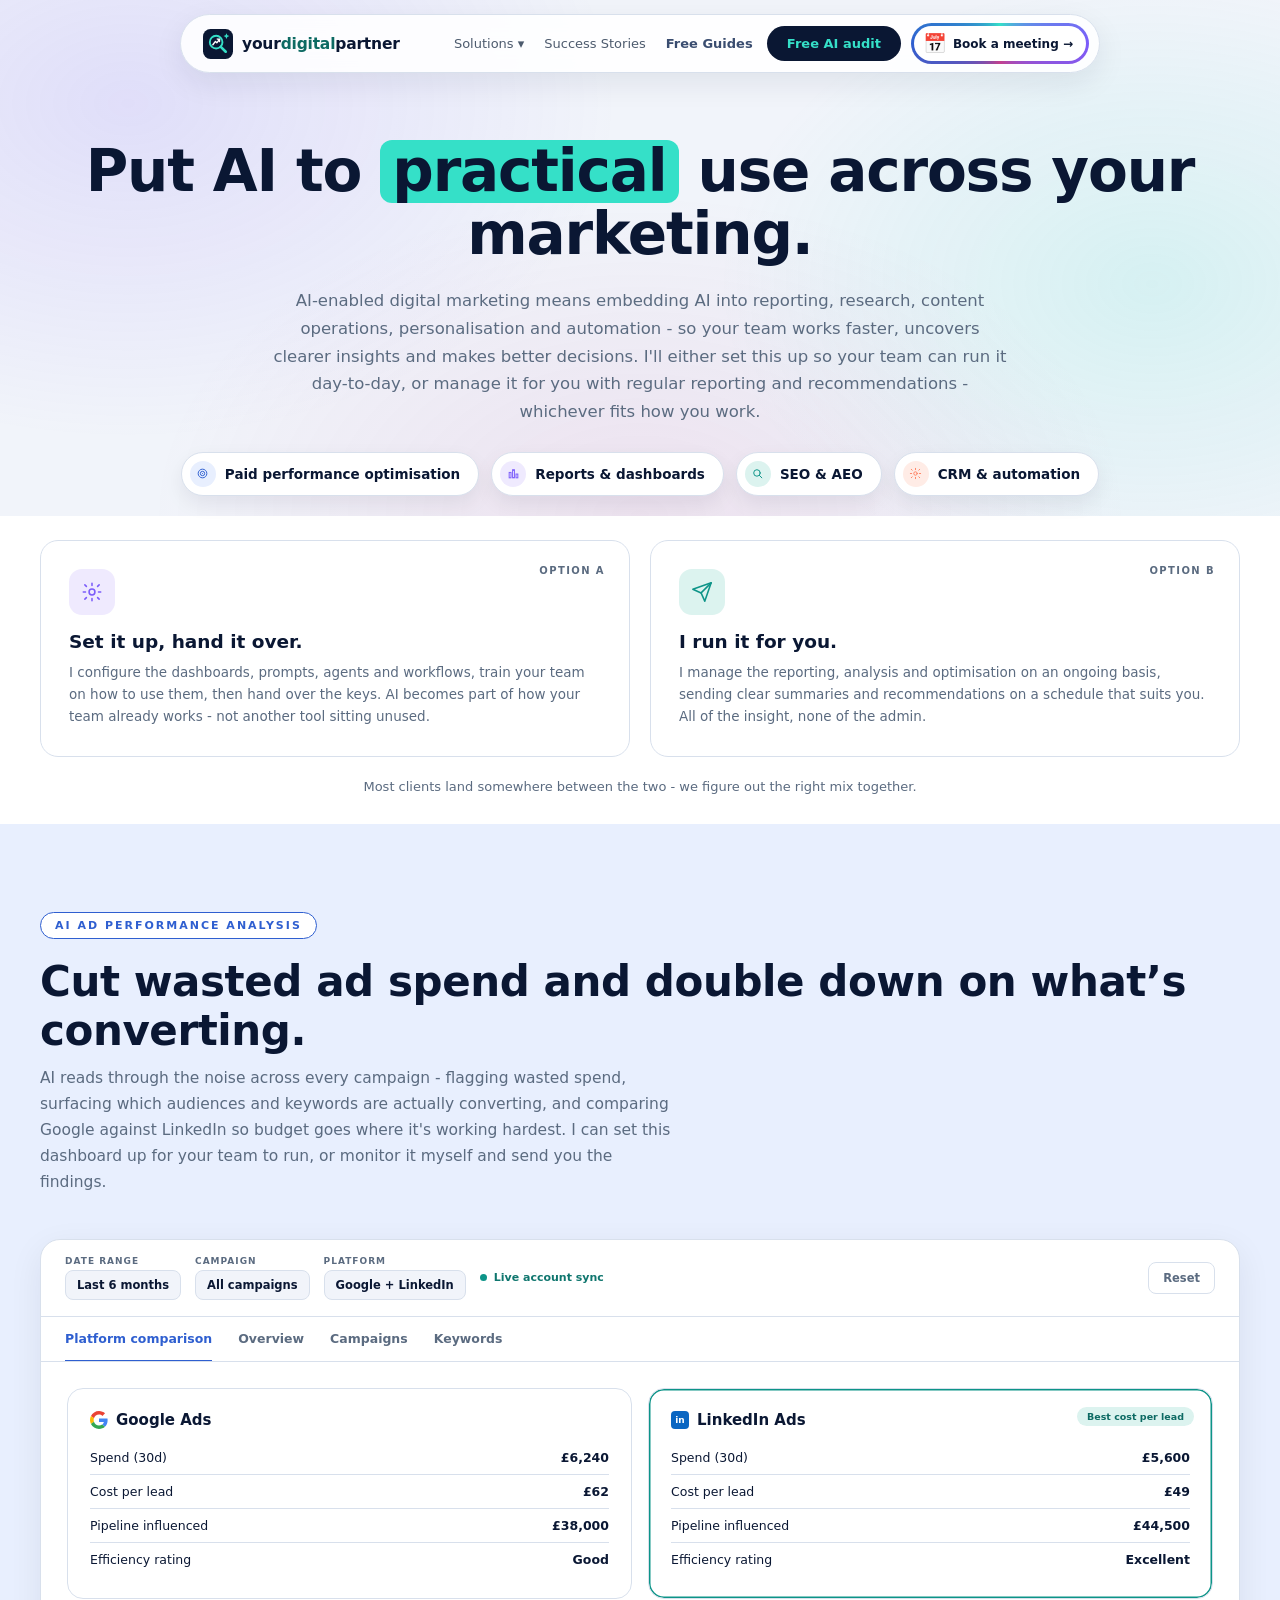
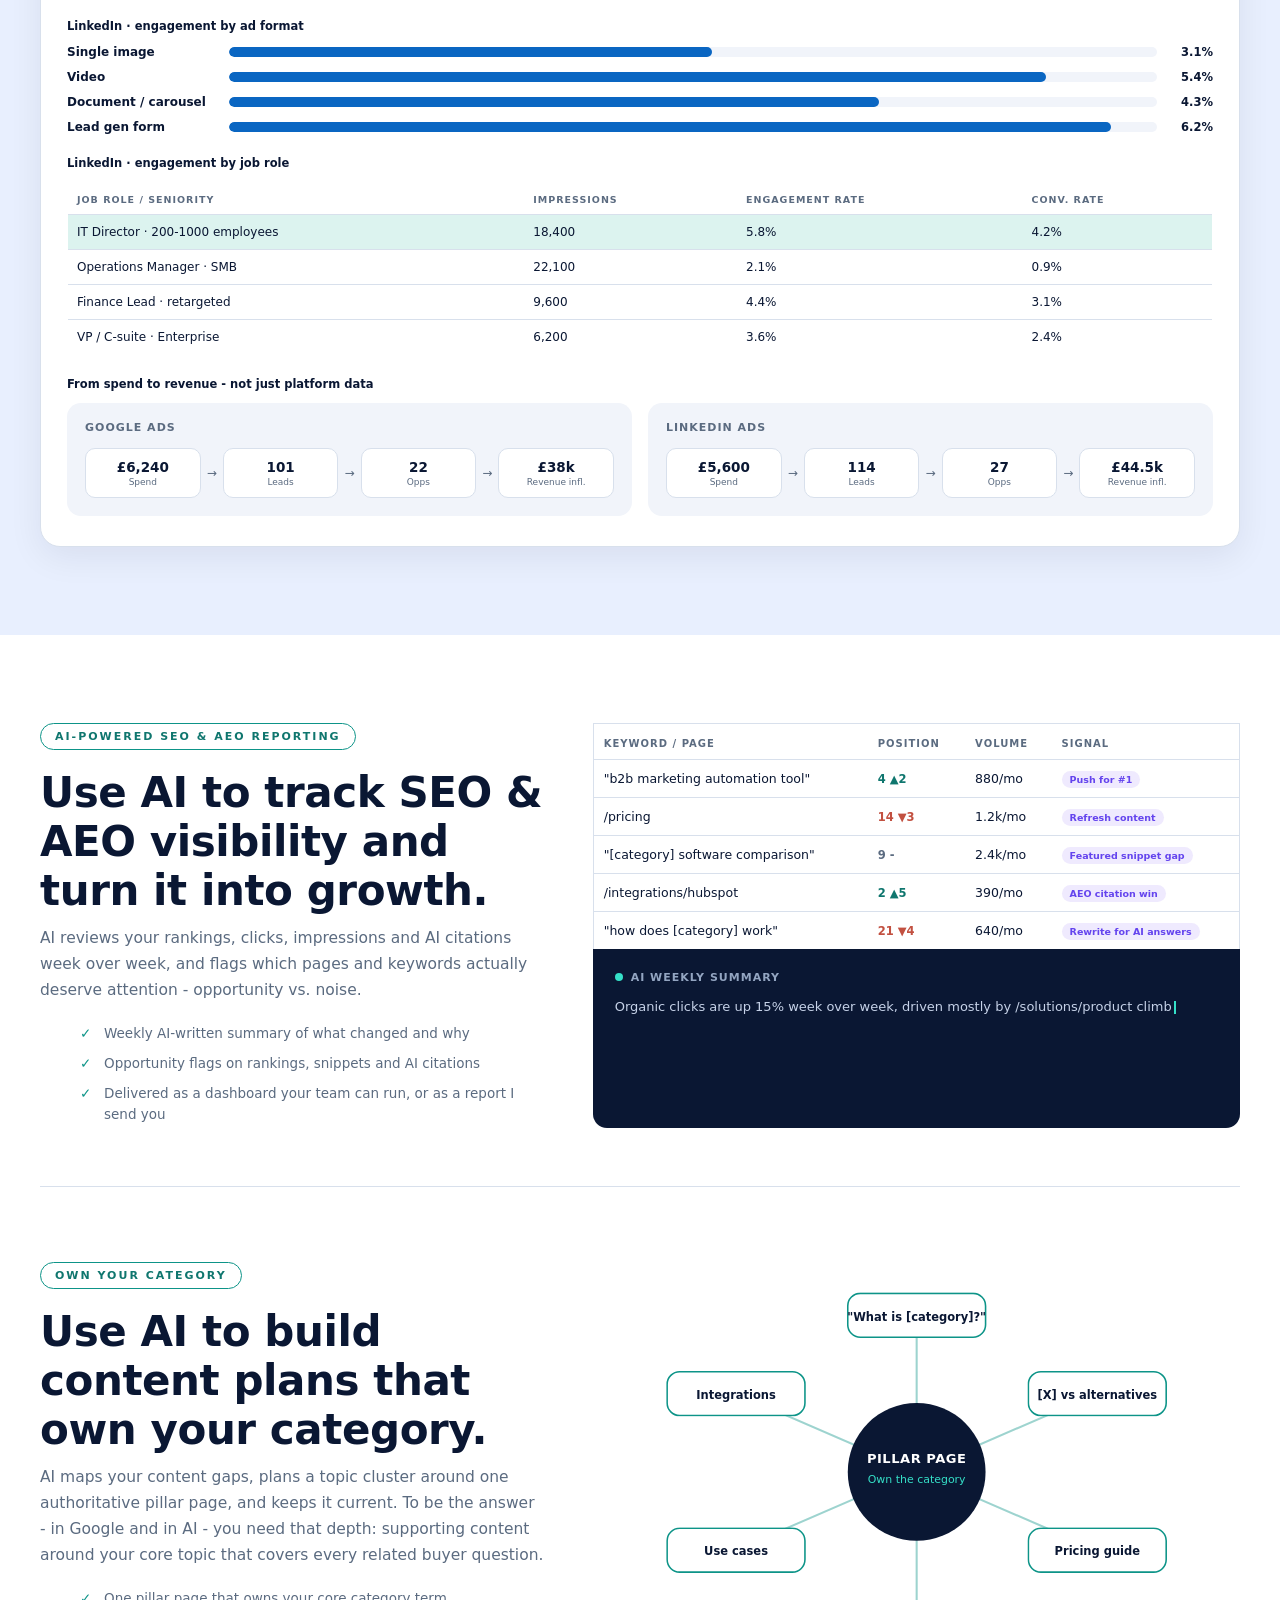
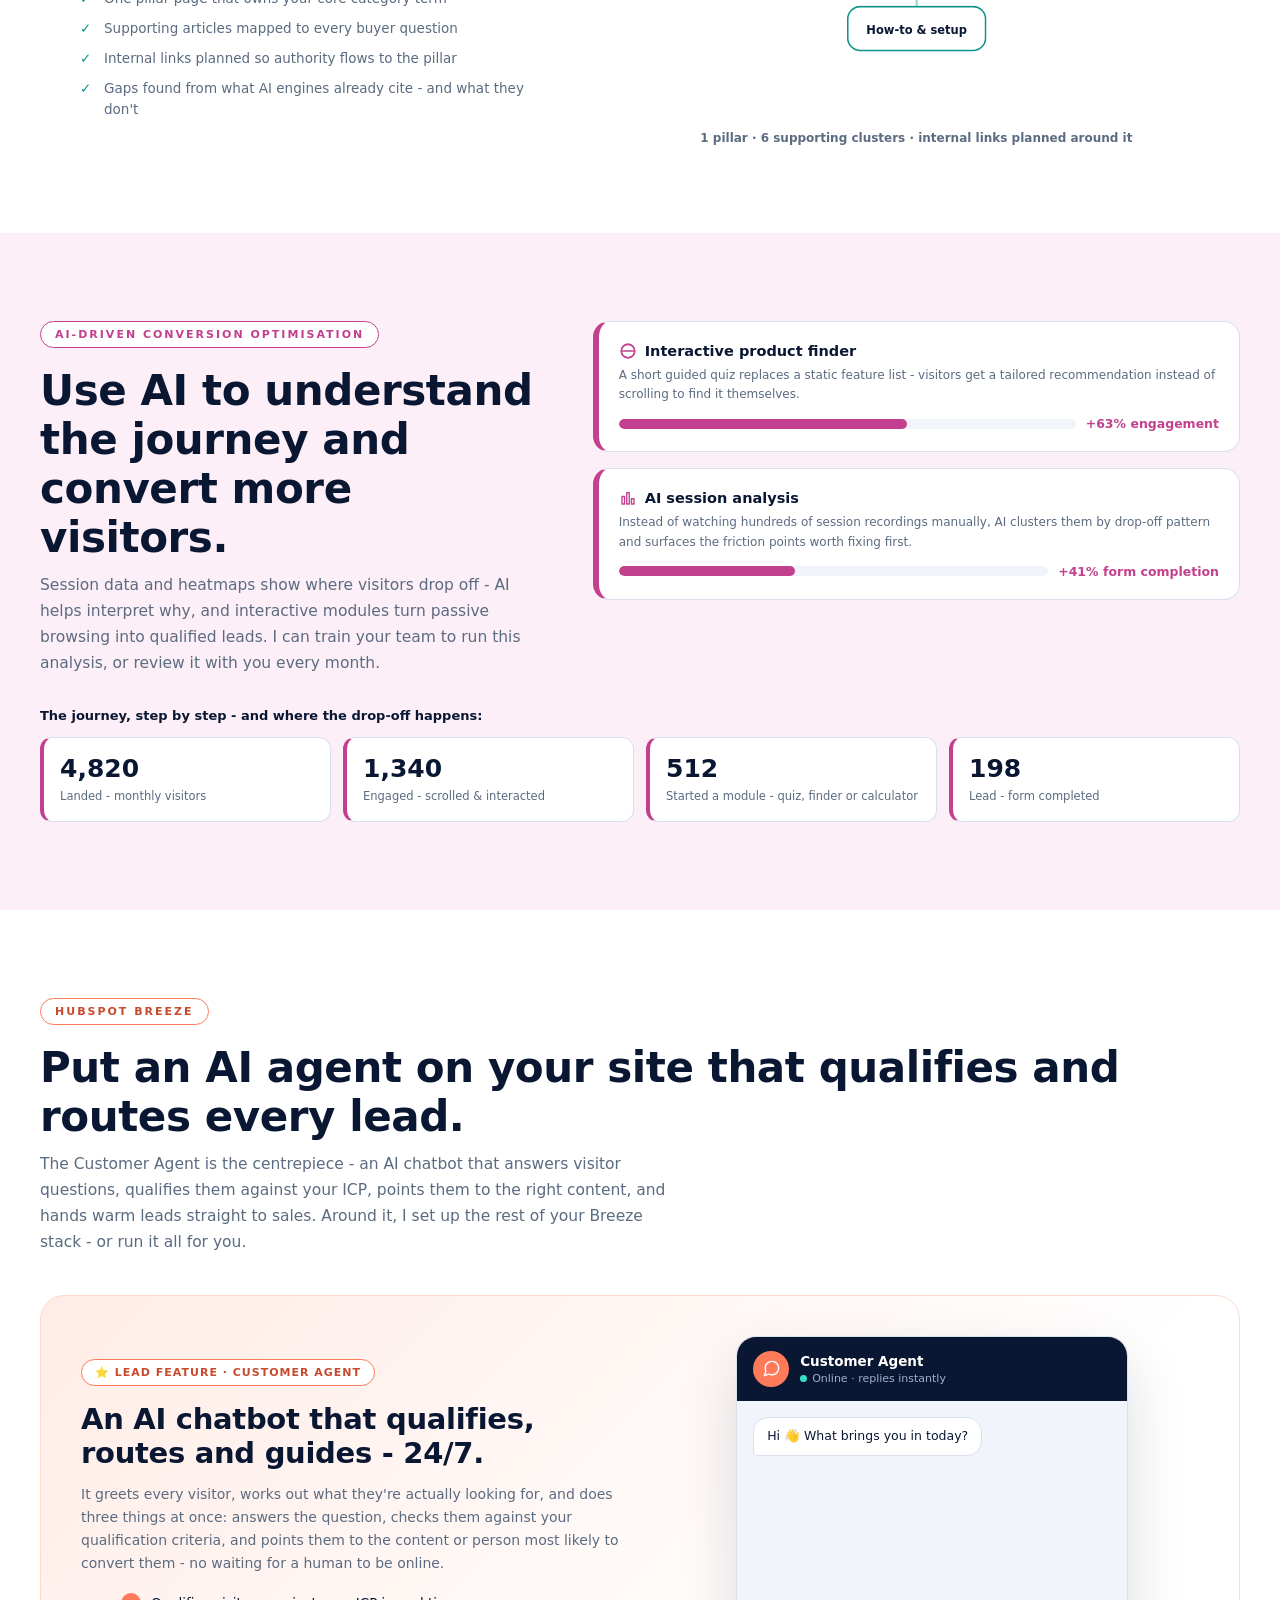
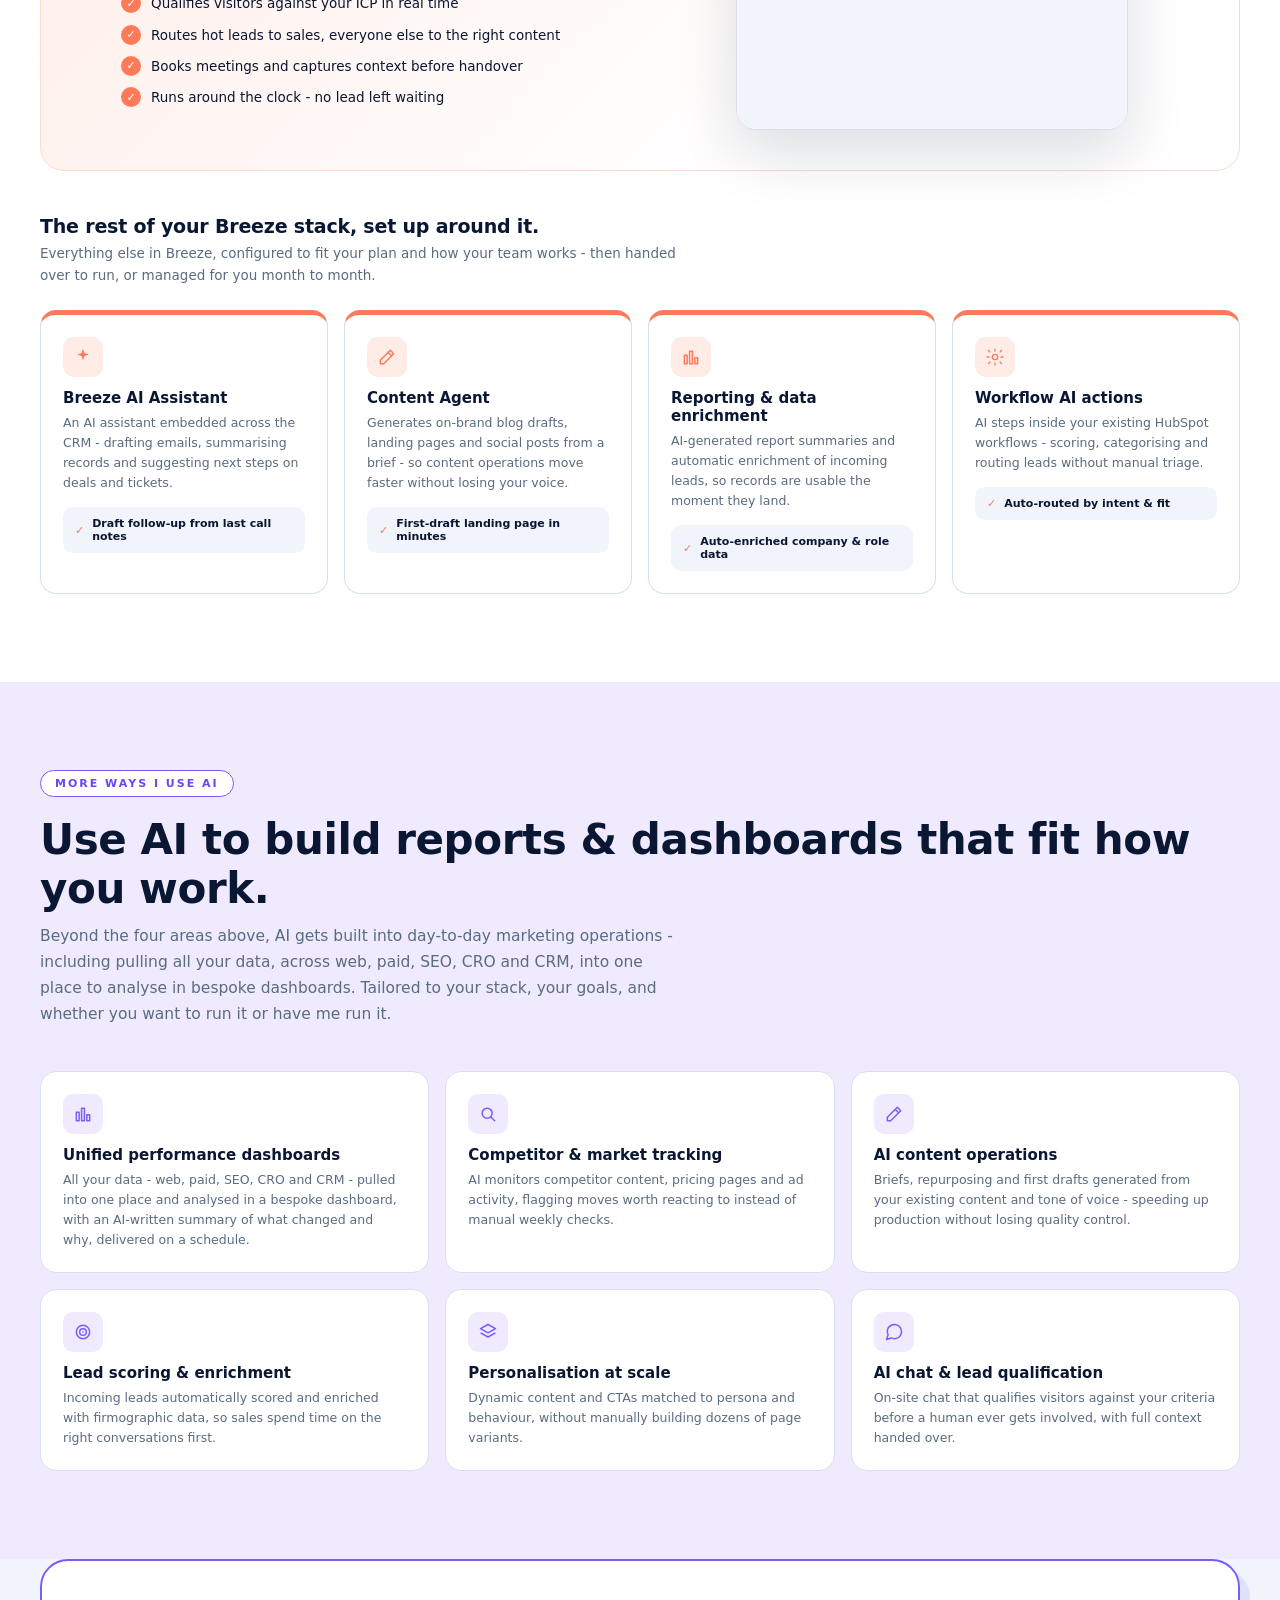
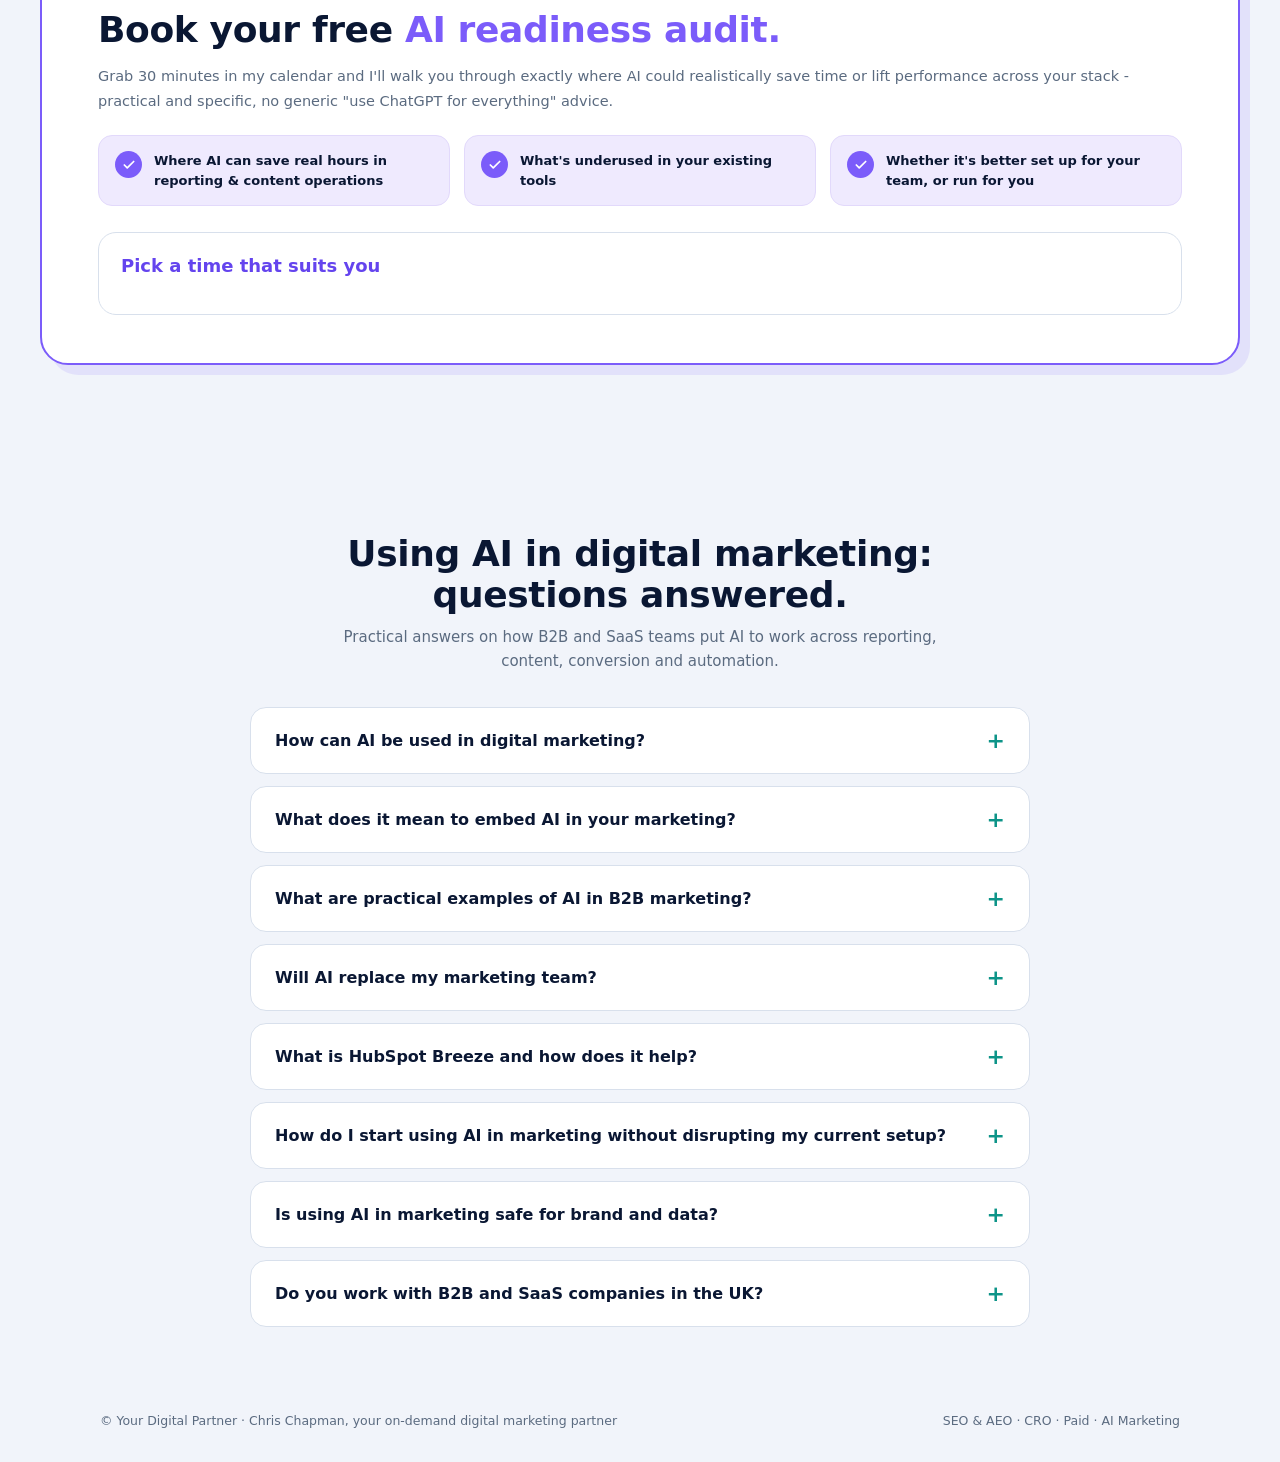
<file: solutions/ai-marketing/index.html>
<!DOCTYPE html>
<html lang="en-GB">
<head>
<meta charset="UTF-8">
<link rel="icon" type="image/svg+xml" href="/assets/logo-icon.svg">
<meta name="viewport" content="width=device-width, initial-scale=1">
<title>AI-Enabled Digital Marketing | Your Digital Partner</title>
<meta name="description" content="Put AI to practical use across ad performance, SEO/AEO reporting, website conversion and HubSpot Breeze - set up for your team to run, or managed for you.">
<link rel="canonical" href="https://your-digital-partner.co.uk/solutions/ai-marketing/">
<meta name="theme-color" content="#0a1733">
<meta property="og:type" content="website">
<meta property="og:url" content="https://your-digital-partner.co.uk/solutions/ai-marketing/">
<meta property="og:title" content="AI-Enabled Digital Marketing | Your Digital Partner">
<meta property="og:description" content="Put AI to practical use across ad performance, SEO/AEO reporting, website conversion and HubSpot Breeze - set up for your team to run, or managed for you.">
<meta property="og:site_name" content="Your Digital Partner">
<meta property="og:image" content="https://your-digital-partner.co.uk/assets/social-card.png">
<meta property="og:image:width" content="1200">
<meta property="og:image:height" content="630">
<script type="application/ld+json">
{
  "@context": "https://schema.org",
  "@graph": [
    {
      "@type": "Organization",
      "@id": "https://your-digital-partner.co.uk/#organization",
      "name": "Your Digital Partner",
      "url": "https://your-digital-partner.co.uk/",
      "slogan": "More visibility. More leads. Measurable growth.",
      "description": "UK-based B2B digital marketing consultancy providing SEO and AI visibility, website optimisation and CRO, paid campaign support, and practical AI-enabled digital marketing for B2B and SaaS companies.",
      "logo": {
        "@type": "ImageObject",
        "@id": "https://your-digital-partner.co.uk/#logo",
        "url": "https://your-digital-partner.co.uk/assets/logo-icon.svg",
        "contentUrl": "https://your-digital-partner.co.uk/assets/logo-icon.svg",
        "caption": "Your Digital Partner"
      },
      "founder": {
        "@id": "https://your-digital-partner.co.uk/#chris-chapman"
      },
      "areaServed": {
        "@type": "Country",
        "name": "United Kingdom"
      },
      "sameAs": [
        "https://www.linkedin.com/in/chrischapman89"
      ]
    },
    {
      "@type": "Person",
      "@id": "https://your-digital-partner.co.uk/#chris-chapman",
      "name": "Chris Chapman",
      "jobTitle": "B2B Digital Marketing Consultant",
      "url": "https://your-digital-partner.co.uk/#approach",
      "worksFor": {
        "@id": "https://your-digital-partner.co.uk/#organization"
      },
      "sameAs": [
        "https://www.linkedin.com/in/chrischapman89"
      ],
      "knowsAbout": [
        "B2B digital marketing",
        "SEO",
        "AEO",
        "AI search optimisation",
        "AI visibility",
        "Website optimisation",
        "CRO",
        "Google Ads",
        "LinkedIn Ads",
        "Marketing analytics",
        "Marketing automation",
        "AI in digital marketing"
      ]
    },
    {
      "@type": "WebSite",
      "@id": "https://your-digital-partner.co.uk/#website",
      "url": "https://your-digital-partner.co.uk/",
      "name": "Your Digital Partner",
      "publisher": {
        "@id": "https://your-digital-partner.co.uk/#organization"
      },
      "inLanguage": "en-GB"
    },
    {
      "@type": "WebPage",
      "@id": "https://your-digital-partner.co.uk/solutions/ai-marketing/#webpage",
      "url": "https://your-digital-partner.co.uk/solutions/ai-marketing/",
      "name": "AI-Enabled Digital Marketing for B2B & SaaS | Your Digital Partner",
      "description": "Put AI to practical use across ad performance, SEO/AEO reporting, website conversion and HubSpot Breeze - set up for your team to run, or managed for you.",
      "isPartOf": {
        "@id": "https://your-digital-partner.co.uk/#website"
      },
      "about": {
        "@id": "https://your-digital-partner.co.uk/#ai-enabled-digital-marketing"
      },
      "breadcrumb": {
        "@id": "https://your-digital-partner.co.uk/solutions/ai-marketing/#breadcrumb"
      },
      "primaryImageOfPage": {
        "@id": "https://your-digital-partner.co.uk/#logo"
      },
      "publisher": {
        "@id": "https://your-digital-partner.co.uk/#organization"
      },
      "inLanguage": "en-GB"
    },
    {
      "@type": "BreadcrumbList",
      "@id": "https://your-digital-partner.co.uk/solutions/ai-marketing/#breadcrumb",
      "itemListElement": [
        {
          "@type": "ListItem",
          "position": 1,
          "name": "Home",
          "item": "https://your-digital-partner.co.uk/"
        },
        {
          "@type": "ListItem",
          "position": 2,
          "name": "AI-Enabled Digital Marketing",
          "item": "https://your-digital-partner.co.uk/solutions/ai-marketing/"
        }
      ]
    },
    {
      "@type": "Service",
      "@id": "https://your-digital-partner.co.uk/#ai-enabled-digital-marketing",
      "name": "AI-Enabled Digital Marketing",
      "description": "Practical AI use across marketing: ad performance analysis, SEO and AEO reporting, website conversion optimisation, content operations, marketing automation and HubSpot Breeze setup - self-serve or fully managed.",
      "serviceType": [
        "AI marketing consultancy",
        "Marketing automation",
        "AI-enabled reporting",
        "AI content operations"
      ],
      "url": "https://your-digital-partner.co.uk/solutions/ai-marketing/",
      "provider": {
        "@id": "https://your-digital-partner.co.uk/#organization"
      },
      "areaServed": {
        "@type": "Country",
        "name": "United Kingdom"
      },
      "audience": {
        "@type": "Audience",
        "audienceType": "B2B and SaaS companies and in-house marketing teams",
        "geographicArea": {
          "@type": "Country",
          "name": "United Kingdom"
        }
      }
    },
    {
      "@type": "FAQPage",
      "@id": "https://your-digital-partner.co.uk/solutions/ai-marketing/#faq",
      "isPartOf": {
        "@id": "https://your-digital-partner.co.uk/solutions/ai-marketing/#webpage"
      },
      "inLanguage": "en-GB",
      "mainEntity": [
        {
          "@type": "Question",
          "name": "How can AI be used in digital marketing?",
          "acceptedAnswer": {
            "@type": "Answer",
            "text": "AI is most useful in digital marketing when it is applied to specific, repeatable tasks rather than treated as a novelty. Practical uses include analysing paid campaign performance, generating SEO and AEO reporting, drafting and repurposing content from your existing tone of voice, scoring and enriching inbound leads, personalising website content by persona, and building automated dashboards that pull web, paid, SEO, CRO and CRM data into one place. The aim is to save your team time and surface clearer insights, not to replace human judgement."
          }
        },
        {
          "@type": "Question",
          "name": "What does it mean to embed AI in your marketing?",
          "acceptedAnswer": {
            "@type": "Answer",
            "text": "Embedding AI means building it into the workflows your team already uses - reporting, content operations, lead management and website personalisation - rather than bolting on standalone tools. In practice that looks like AI-written performance summaries, automated dashboards, first-draft content and lead scoring running inside your existing stack, with human review at the points that matter."
          }
        },
        {
          "@type": "Question",
          "name": "What are practical examples of AI in B2B marketing?",
          "acceptedAnswer": {
            "@type": "Answer",
            "text": "Common B2B examples include AI-written performance summaries that explain what changed and why, competitor and market monitoring that flags moves worth reacting to, first-draft content briefs and repurposing, automated lead scoring and firmographic enrichment so sales focus on the best conversations first, on-site chat that qualifies visitors before a human is involved, and HubSpot Breeze workflows that reduce manual admin."
          }
        },
        {
          "@type": "Question",
          "name": "Will AI replace my marketing team?",
          "acceptedAnswer": {
            "@type": "Answer",
            "text": "No. AI works best as a layer inside your existing processes, handling repetitive analysis, drafting and reporting so your team spends more time on strategy, creative and relationships. The businesses seeing results are the ones embedding AI into workflows with clear human oversight, not the ones expecting it to run marketing unattended."
          }
        },
        {
          "@type": "Question",
          "name": "What is HubSpot Breeze and how does it help?",
          "acceptedAnswer": {
            "@type": "Answer",
            "text": "HubSpot Breeze is HubSpot's set of AI tools built into the CRM and marketing platform, covering content generation, prospecting, data enrichment and customer-facing agents. Set up correctly against your data and goals, it reduces manual work across reporting, lead management and content operations - either configured for your team to run or fully managed for you."
          }
        },
        {
          "@type": "Question",
          "name": "How do I start using AI in marketing without disrupting my current setup?",
          "acceptedAnswer": {
            "@type": "Answer",
            "text": "Start with a readiness review that maps where AI can realistically save hours or lift performance across your current stack, then pilot one or two high-value use cases - such as automated reporting or content operations - before scaling. This avoids ripping out working tools and keeps changes measurable, so you adopt AI only where it earns its place."
          }
        },
        {
          "@type": "Question",
          "name": "Is using AI in marketing safe for brand and data?",
          "acceptedAnswer": {
            "@type": "Answer",
            "text": "It can be, with the right guardrails: clear human review of anything customer-facing, tools that keep your data within controlled environments, defined tone-of-voice and factual constraints for generated content, and transparency about where AI is used. Governance matters as much as the tooling."
          }
        },
        {
          "@type": "Question",
          "name": "Do you work with B2B and SaaS companies in the UK?",
          "acceptedAnswer": {
            "@type": "Answer",
            "text": "Yes. Your Digital Partner is a UK-based B2B digital marketing consultancy led by Chris Chapman, working with B2B and SaaS companies and their in-house marketing teams. AI enablement is delivered alongside SEO, AI visibility, website conversion and paid media - hands-on and senior, without the overhead of a large agency."
          }
        }
      ]
    }
  ]
}
</script>
<style>
  :root{--bg:#f1f4fa;--ink:#0a1733;--mut:#5b6b80;--lime:#35e0c8;--card:#fff;--line:#d8e0ec;--soft:#e0eef6;--blue:#2f5fd0;--blueSoft:#e8effe;--pink:#c2408d;--pinkSoft:#fdeff7;--green:#0d9488;--greenSoft:#dcf3ef;--purple:#7b5cfa;--purpleSoft:#efeafe;--hs:#ff7a59;--hsSoft:#ffece6;--li:#0a66c2;--liSoft:#e9f1fb}
  *{margin:0;box-sizing:border-box;font-family:'Segoe UI',system-ui,-apple-system,sans-serif}
  html{scroll-behavior:smooth}
  [id]{scroll-margin-top:95px}
  body{background:var(--bg);color:var(--ink);overflow-x:hidden}
  a{color:inherit;text-decoration:none}
  /* NAV (shared) */
  nav{position:fixed;top:14px;left:50%;transform:translateX(-50%);z-index:50;display:flex;gap:8px;align-items:center;background:rgba(255,255,255,.88);backdrop-filter:blur(12px);border:1px solid var(--line);border-radius:99px;padding:8px 10px 8px 22px;box-shadow:0 10px 30px rgba(8,20,48,.08);width:min(920px,94vw);justify-content:space-between}
  .navr{display:flex;align-items:center;gap:10px}
  .logo{font-weight:800;font-size:15.5px;white-space:nowrap;display:flex;align-items:center;gap:9px;letter-spacing:-.2px}.logo b{color:var(--green)}.logo svg{display:block}
  nav ul{display:flex;gap:20px;list-style:none;font-size:13px;color:var(--mut)}
  nav ul li{cursor:pointer;position:relative}nav ul li:hover{color:var(--ink)}
  @property --nba{syntax:'<angle>';initial-value:0deg;inherits:false}
  .nav-book{position:relative;background:linear-gradient(#fff,#fff) padding-box,conic-gradient(from var(--nba),#35e0c8,#7b5cfa,#c2408d,#2f5fd0,#35e0c8) border-box;border:3px solid transparent;color:var(--ink);border-radius:99px;padding:6px 13px 6px 9px;font-size:12px;font-weight:700;cursor:pointer;display:inline-flex;align-items:center;gap:6px;white-space:nowrap;animation:navbaspin 3.2s linear infinite}
  @keyframes navbaspin{to{--nba:360deg}}
  .nav-book .ic{font-size:19px}
  .nav-mob-cta-li{display:none}
  .dd{position:absolute;top:34px;left:-40px;background:#fff;border:1px solid var(--line);border-radius:18px;padding:10px;width:450px;box-shadow:0 24px 60px rgba(8,20,48,.18);opacity:0;visibility:hidden;transform:translateY(6px);transition:all .2s}
  li:hover .dd{opacity:1;visibility:visible;transform:none}
  .dd a{display:flex;gap:14px;align-items:flex-start;padding:14px;border-radius:14px;font-size:14px;color:var(--ink);transition:background .15s}
  .dd a:hover{background:var(--soft)}
  .dd .ic{width:42px;height:42px;border-radius:12px;display:grid;place-items:center;font-size:19px;flex-shrink:0}
  .dd .ic.g{background:#dcf3ef}.dd .ic.b{background:#e8effe}.dd .ic.p{background:#fceaf3}.dd .ic.pu{background:var(--ink)}
  .dd .ic .ai-mark{font-weight:900;font-size:14.5px;letter-spacing:.5px;color:#fff}
  .dd a b{display:block;font-size:14px;margin-bottom:3px}
  .dd a small{display:block;color:var(--mut);font-size:12px;line-height:1.5}
  .cta{background:var(--ink);color:var(--lime);border:none;padding:10px 20px;border-radius:99px;font-size:13px;font-weight:700;cursor:pointer;transition:transform .2s;white-space:nowrap;display:inline-block}
  .cta:hover{transform:scale(1.05)}
  .mobile-menu-toggle{display:none}
  .mobile-menu-toggle::before{content:"";display:block;position:absolute;left:50%;top:50%;width:18px;height:12px;transform:translate(-50%,-50%);background:linear-gradient(var(--lime),var(--lime)) top/100% 2px no-repeat,linear-gradient(var(--lime),var(--lime)) center/100% 2px no-repeat,linear-gradient(var(--lime),var(--lime)) bottom/100% 2px no-repeat}
  /* LAYOUT */
  section{padding:88px 40px}
  .wrap{max-width:1200px;margin:0 auto}
  .bg-white{background:#fff}
  .bg-blue{background:var(--blueSoft)}
  .bg-pink{background:var(--pinkSoft)}
  .bg-purple{background:var(--purpleSoft)}
  .bg-green{background:var(--greenSoft)}
  h2.sec{font-size:clamp(26px,3.4vw,42px);font-weight:800;letter-spacing:-.01em;margin-bottom:10px}
  .lead{color:var(--mut);max-width:640px;line-height:1.68;font-size:15.5px}
  .reveal{filter:opacity(0);transform:translateY(36px);transition:filter .7s,transform .7s}
  .reveal.in{filter:none;transform:none}
  .eyebrow{display:inline-block;font-size:11px;letter-spacing:2px;text-transform:uppercase;font-weight:800;color:var(--pink);background:#fff;border:1.5px solid var(--pink);border-radius:99px;padding:6px 14px;margin-bottom:18px}
  .eyebrow.e-blue{color:var(--blue);border-color:var(--blue)}
  .eyebrow.e-green{color:var(--green);border-color:var(--green)}
  .eyebrow.e-purple{color:var(--purple);border-color:var(--purple)}
  .eyebrow.e-hs{color:var(--hs);border-color:var(--hs)}
  /* HERO */
  .hero{padding:140px 40px 20px;position:relative;text-align:center}
  .hero::before{content:"";position:absolute;inset:0;background:radial-gradient(700px 480px at 10% 20%,rgba(123,92,250,.14),transparent 70%),radial-gradient(620px 440px at 90% 55%,rgba(53,224,200,.14),transparent 70%),radial-gradient(700px 460px at 50% 100%,rgba(194,64,141,.1),transparent 70%);pointer-events:none;z-index:0}
  .hero .wrap{position:relative;z-index:1}
  h1{font-size:clamp(34px,4.8vw,58px);font-weight:800;letter-spacing:-.02em;line-height:1.08}
  h1 .hl{background:var(--lime);border-radius:12px;padding:0 12px;display:inline-block}
  .hero p{color:var(--mut);font-size:16.5px;line-height:1.68;margin:22px auto 26px;max-width:740px}
  .platchips{display:flex;gap:12px;justify-content:center;align-items:center;flex-wrap:wrap}
  .plat{display:inline-flex;align-items:center;gap:9px;background:#fff;border:1px solid var(--line);border-radius:99px;padding:8px 18px 8px 8px;font-size:13.5px;font-weight:800;box-shadow:0 8px 20px rgba(8,20,48,.07);transition:transform .2s}
  .plat:hover{transform:translateY(-2px)}
  .plat .pic{width:26px;height:26px;border-radius:50%;display:grid;place-items:center;flex-shrink:0}
  .plat .pic svg{width:13px;height:13px}
  .plat.p-blue .pic{background:var(--blueSoft);color:var(--blue)}
  .plat.p-purple .pic{background:var(--purpleSoft);color:var(--purple)}
  .plat.p-green .pic{background:var(--greenSoft);color:var(--green)}
  .plat.p-hs .pic{background:var(--hsSoft);color:var(--hs)}

  /* ===== HOW WE WORK TOGETHER ===== */
  .worktog{display:grid;grid-template-columns:1fr 1fr;gap:20px}
  .wt-card{background:#fff;border:1px solid var(--line);border-radius:18px;padding:28px;position:relative;transition:transform .25s,box-shadow .25s}
  .wt-card:hover{transform:translateY(-4px);box-shadow:0 18px 40px rgba(8,20,48,.08)}
  .wt-tag{position:absolute;top:24px;right:24px;font-size:10px;font-weight:800;letter-spacing:1.4px;text-transform:uppercase;color:var(--mut)}
  .wt-ic{width:46px;height:46px;border-radius:13px;display:grid;place-items:center;margin-bottom:16px}
  .wt-card.a .wt-ic{background:var(--purpleSoft);color:var(--purple)}
  .wt-card.b .wt-ic{background:var(--greenSoft);color:var(--green)}
  .wt-ic svg{width:22px;height:22px}
  .wt-card h3{font-size:18.5px;margin-bottom:9px}
  .wt-card p{font-size:13.5px;color:var(--mut);line-height:1.65}
  .wt-note{text-align:center;font-size:13px;color:var(--mut);margin-top:22px}

  /* ===== SPLIT LAYOUTS (SEO / CRO) ===== */
  .split{display:grid;grid-template-columns:.92fr 1.18fr;gap:48px;align-items:start}
  .split .schecks{list-style:none;display:grid;gap:9px;margin-top:20px}
  .split .schecks li{font-size:13.5px;color:var(--mut);padding-left:24px;position:relative;line-height:1.55}
  .split .schecks li::before{content:"\2713";position:absolute;left:0;font-weight:800}
  .split.s-green .schecks li::before{color:var(--green)}
  .split.s-pink .schecks li::before{color:var(--pink)}

  /* rank table + ai summary (SEO) */
  .rank-table{width:100%;border-collapse:collapse;font-size:12.5px;background:#fff;border:1px solid var(--line);border-radius:14px 14px 0 0;border-bottom:0}
  .rank-table th{text-align:left;font-size:10px;letter-spacing:1px;text-transform:uppercase;color:var(--mut);padding:14px 10px 10px;font-weight:800}
  .rank-table td{padding:11px 10px;border-top:1px solid var(--line)}
  .move{font-weight:800;font-size:11.5px}
  .move.up{color:var(--green)}.move.down{color:#c25040}.move.flat{color:var(--mut)}
  .opp{font-size:9.5px;font-weight:800;padding:3px 8px;border-radius:99px;background:var(--purpleSoft);color:var(--purple);white-space:nowrap}
  .ai-summary{background:var(--ink);border-radius:0 0 14px 14px;padding:22px;color:#eef2fb}
  .ai-summary .ash{display:flex;align-items:center;gap:8px;font-size:11px;font-weight:800;letter-spacing:1px;text-transform:uppercase;color:#93a5c1;margin-bottom:12px}
  .ai-summary .ash i{width:8px;height:8px;border-radius:50%;background:var(--lime);animation:vpulse2 1.6s infinite}
  @keyframes vpulse2{0%,100%{box-shadow:0 0 0 0 rgba(53,224,200,.5)}60%{box-shadow:0 0 0 6px rgba(53,224,200,0)}}
  .ai-summary p{font-size:13px;line-height:1.75;color:#c6d2e8;min-height:110px}
  .ai-summary .cursor{display:inline-block;width:2px;height:13px;background:var(--lime);vertical-align:middle;margin-left:2px;animation:blink2 .9s steps(1) infinite}
  @keyframes blink2{50%{opacity:0}}

  /* ===== CONTENT PLAN / OWN YOUR CATEGORY (SEO) ===== */
  .cp-block{margin-top:58px;border-top:1px solid var(--line);padding-top:50px}
  .clusterwrap{display:grid;grid-template-columns:.92fr 1.18fr;gap:48px;align-items:center}
  .cp-txt .schecks{list-style:none;display:grid;gap:9px;margin-top:20px}
  .cp-txt .schecks li{font-size:13.5px;color:var(--mut);padding-left:24px;position:relative;line-height:1.55}
  .cp-txt .schecks li::before{content:"\2713";position:absolute;left:0;font-weight:800;color:var(--green)}
  .cluster-svg{width:100%;height:auto;display:block;overflow:visible}
  .cluster-line{stroke-dasharray:280;stroke-dashoffset:280}
  .reveal.in .cluster-line{animation:cdraw .85s ease forwards}
  @keyframes cdraw{to{stroke-dashoffset:0}}
  .cluster-node{opacity:0;transform:translateY(9px)}
  .reveal.in .cluster-node{animation:cpop .5s ease forwards}
  @keyframes cpop{to{opacity:1;transform:translateY(0)}}
  .cluster-legend{text-align:center;font-size:12px;color:var(--mut);margin-top:14px;font-weight:700}

  /* journey stats (CRO) */
  .journey-head{font-size:13px;font-weight:800;color:var(--ink);margin:32px 0 14px}
  .journey-row{display:grid;grid-template-columns:repeat(4,1fr);gap:12px}
  .jstat{background:#fff;border:1px solid var(--line);border-left:4px solid var(--pink);border-radius:12px;padding:16px}
  .jstat b{display:block;font-size:25px;font-weight:800;color:var(--ink)}
  .jstat span{display:block;font-size:11.5px;color:var(--mut);margin-top:5px;line-height:1.45}
  .modstack{display:grid;gap:16px}
  .modcard{background:#fff;border:1px solid var(--line);border-left:6px solid var(--pink);border-radius:16px;padding:20px}
  .modcard h4{font-size:14.5px;margin-bottom:6px;display:flex;align-items:center;gap:8px}
  .modcard h4 svg{width:18px;height:18px;color:var(--pink)}
  .modcard p{font-size:12px;color:var(--mut);line-height:1.6;margin-bottom:12px}
  .upliftbar{display:flex;align-items:center;gap:10px}
  .upliftbar .ul{flex:1;height:10px;background:var(--bg);border-radius:99px;overflow:hidden}
  .upliftbar .uf{height:100%;border-radius:99px;width:0;background:var(--pink);transition:width 1.2s ease}
  .upliftbar b{font-size:12.5px;color:var(--pink);white-space:nowrap}

  /* ===== MEGA DASHBOARD (Ads) ===== */
  .megadash{background:#fff;border:1px solid var(--line);border-radius:20px;margin-top:44px;box-shadow:0 10px 34px rgba(8,20,48,.07);overflow:hidden}
  .md-filters{display:flex;align-items:center;gap:14px;padding:16px 24px;border-bottom:1px solid var(--line);flex-wrap:wrap}
  .md-f{display:flex;flex-direction:column;gap:4px}
  .md-f label{font-size:9px;font-weight:800;letter-spacing:1px;text-transform:uppercase;color:var(--mut)}
  .md-f .fv{border:1px solid var(--line);border-radius:8px;padding:7px 11px;font-size:11.5px;font-weight:700;background:var(--bg);min-width:104px;color:var(--ink)}
  .md-reset{border:1px solid var(--line);background:#fff;border-radius:8px;padding:8px 14px;font-size:11.5px;font-weight:700;color:var(--mut);margin-left:auto}
  .md-live{display:flex;align-items:center;gap:7px;font-size:11px;font-weight:700;color:var(--green)}
  .md-live i{width:7px;height:7px;border-radius:50%;background:var(--green);display:inline-block;animation:vpulse 1.6s infinite}
  @keyframes vpulse{0%,100%{box-shadow:0 0 0 0 rgba(13,148,136,.5)}60%{box-shadow:0 0 0 6px rgba(13,148,136,0)}}
  .md-tabs{display:flex;gap:26px;padding:0 24px;border-bottom:1px solid var(--line);overflow-x:auto}
  .mtab{border:0;background:transparent;padding:14px 0;font-size:12.5px;font-weight:700;color:var(--mut);cursor:pointer;border-bottom:2px solid transparent;margin-bottom:-1px;white-space:nowrap;transition:color .2s,transform .2s}
  .mtab:hover{color:var(--ink);transform:translateY(-1px)}
  .mtab.active{color:var(--blue);border-color:var(--blue)}
  /* one-time nudge so the tabs read as interactive */
  .md-tabs.demo .mtab:not(.active){animation:tabhint 1.3s ease-in-out 2}
  .md-tabs.demo .mtab:nth-child(2){animation-delay:.1s}
  .md-tabs.demo .mtab:nth-child(3){animation-delay:.25s}
  .md-tabs.demo .mtab:nth-child(4){animation-delay:.4s}
  @keyframes tabhint{0%,100%{color:var(--mut);transform:translateY(0)}45%{color:var(--blue);transform:translateY(-3px)}}
  .md-body{padding:26px;min-height:784px}
  .dpane2{display:none}.dpane2.active{display:block;animation:paneIn .35s ease}
  @keyframes paneIn{from{opacity:0;transform:translateY(6px)}to{opacity:1;transform:none}}

  .kpirow2{display:grid;grid-template-columns:repeat(6,1fr);gap:12px;margin-bottom:22px}
  .kpirow2.k4{grid-template-columns:repeat(4,1fr)}
  .kpi2{background:var(--bg);border:1px solid var(--line);border-radius:12px;padding:14px}
  .kpi2 .kl{font-size:9px;letter-spacing:1px;text-transform:uppercase;color:var(--mut);font-weight:800;margin-bottom:6px}
  .kpi2 .kv{font-size:18px;font-weight:800}
  .kpi2 .kd{font-size:10px;font-weight:700;margin-top:3px;color:var(--mut)}

  .charts22{display:grid;grid-template-columns:1fr 1fr;gap:16px;margin-bottom:22px}
  .chartcard{background:#fff;border:1px solid var(--line);border-radius:14px;padding:16px}
  .chartcard .ch-top{display:flex;justify-content:space-between;align-items:center;margin-bottom:4px}
  .chartcard h5{font-size:12.5px;font-weight:800}
  .chartcard .legend{display:flex;gap:10px;font-size:10px;color:var(--mut);font-weight:700}
  .chartcard .legend span{display:inline-flex;align-items:center;gap:4px}
  .chartcard .legend i{width:8px;height:8px;border-radius:2px;display:inline-block}
  .chartcard svg{width:100%;height:auto;display:block}

  .cbreak{width:100%;border-collapse:collapse;font-size:12px;margin-bottom:22px}
  .cbreak th{text-align:left;font-size:9.5px;letter-spacing:1px;text-transform:uppercase;color:var(--mut);padding:0 10px 8px;font-weight:800}
  .cbreak td{padding:11px 10px;border-top:1px solid var(--line)}
  .cbreak .cname{display:flex;flex-direction:column;gap:5px;min-width:150px}
  .cbreak .cbar{height:5px;background:var(--bg);border-radius:99px;overflow:hidden;width:130px}
  .cbreak .cbar i{display:block;height:100%;background:var(--blue);border-radius:99px;width:0;transition:width 1s ease}
  .chip{font-size:10px;font-weight:800;padding:2px 8px;border-radius:99px;background:var(--blueSoft);color:var(--blue);white-space:nowrap}

  .analysis{background:var(--bg);border-radius:14px;padding:22px}
  .analysis .ablock{margin-bottom:16px}
  .analysis .ablock:last-child{margin-bottom:0}
  .analysis .ah{font-size:13px;font-weight:800;color:var(--blue);border-left:3px solid var(--blue);padding-left:10px;margin-bottom:10px}
  .analysis ul{list-style:none;display:grid;gap:7px;padding-left:13px}
  .analysis li{font-size:12.5px;color:var(--mut);line-height:1.6;position:relative}
  .analysis li::before{content:"\2022";position:absolute;left:-13px;color:var(--blue)}

  /* campaigns tab */
  .campaign-table{width:100%;border-collapse:collapse;font-size:12.5px}
  .campaign-table th{text-align:left;font-size:10.5px;letter-spacing:1px;text-transform:uppercase;color:var(--mut);padding:0 10px 10px;font-weight:800}
  .campaign-table td{padding:12px 10px;border-top:1px solid var(--line)}
  .campaign-table tr.flag{background:#fdeeee}
  .ctag{display:inline-block;font-size:10px;font-weight:800;padding:3px 9px;border-radius:99px}
  .ctag.waste{background:#fdeeee;color:#c25040}
  .ctag.good{background:var(--greenSoft);color:var(--green)}
  .ctag.watch{background:#fef3e0;color:#b8720a}
  .ai-note{margin-top:16px;background:var(--purpleSoft);border:1px solid #dcd0fc;border-radius:12px;padding:14px 16px;font-size:12.5px;color:#4a3a8a;display:flex;gap:10px;align-items:flex-start;line-height:1.6}
  .ai-note .aidot{flex-shrink:0;width:22px;height:22px;border-radius:7px;background:var(--purple);color:#fff;display:grid;place-items:center;font-size:11px;font-weight:800}

  /* keyword tab */
  .kwgrid{display:grid;grid-template-columns:1fr 1fr;gap:16px;margin-bottom:18px}
  .report-doc{background:#fff;border:1px solid var(--line);border-radius:16px;padding:24px;position:relative}
  .report-doc .rdbadge{position:absolute;top:18px;right:18px;background:var(--purpleSoft);color:var(--purple);font-size:9.5px;font-weight:800;padding:4px 10px;border-radius:99px}
  .report-doc h5{font-size:16px;margin:4px 0 2px}
  .report-doc .rdmeta{font-size:11px;color:var(--mut);margin-bottom:14px}
  .report-doc p{font-size:12.5px;color:var(--mut);line-height:1.65;margin-bottom:14px;min-height:80px}
  .rd-opp{display:grid;gap:10px;margin-bottom:14px}
  .rd-opp .rdo-row{display:flex;justify-content:space-between;font-size:11.5px;font-weight:700;margin-bottom:4px}
  .rd-opp .rdo-bar{height:6px;background:var(--bg);border-radius:99px;overflow:hidden}
  .rd-opp .rdo-bar i{display:block;height:100%;background:var(--purple);border-radius:99px;width:0;transition:width 1s ease}
  .report-doc .rdfoot{font-size:11px;color:var(--mut);border-top:1px dashed var(--line);padding-top:12px}
  .kw-table{width:100%;border-collapse:collapse;font-size:11.5px;background:#fff;border:1px solid var(--line);border-radius:16px;overflow:hidden}
  .kw-table th{text-align:left;font-size:9px;letter-spacing:.8px;text-transform:uppercase;color:var(--mut);padding:12px 9px 9px;font-weight:800}
  .kw-table td{padding:10px 9px;border-top:1px solid var(--line)}
  .qtag{font-size:9.5px;font-weight:800;padding:2px 7px;border-radius:99px}
  .qtag.hi{background:var(--greenSoft);color:var(--green)}
  .qtag.mid{background:#fef3e0;color:#b8720a}
  .qtag.lo{background:#fdeeee;color:#c25040}
  .acttag{font-size:9.5px;font-weight:800;padding:2px 7px;border-radius:99px;background:var(--purpleSoft);color:var(--purple);white-space:nowrap}
  .actionlist{display:grid;gap:10px}
  .act-row{display:flex;align-items:flex-start;gap:12px;background:#fff;border:1px solid var(--line);border-radius:12px;padding:13px 16px}
  .act-row .act-check{width:22px;height:22px;border-radius:50%;background:var(--greenSoft);color:var(--green);display:grid;place-items:center;flex-shrink:0;margin-top:1px}
  .act-row .act-check svg{width:12px;height:12px}
  .act-row b{font-size:13px}
  .act-row span{display:block;font-size:12px;color:var(--mut);margin-top:2px}
  .act-impact{margin-left:auto;font-size:10.5px;font-weight:800;color:var(--green);white-space:nowrap;padding-top:2px}

  /* platform comparison tab */
  .platgrid{display:grid;grid-template-columns:1fr 1fr;gap:16px;margin-bottom:20px}
  .platcard{background:#fff;border:1px solid var(--line);border-radius:16px;padding:22px;position:relative}
  .platcard.winner{box-shadow:0 0 0 1.5px var(--green) inset}
  .platcard .pbadge{position:absolute;top:18px;right:18px;background:var(--greenSoft);color:var(--green);font-size:9.5px;font-weight:800;padding:4px 10px;border-radius:99px}
  .platcard h5{font-size:15px;display:flex;align-items:center;gap:8px;margin-bottom:12px}
  .platstat{display:flex;justify-content:space-between;padding:9px 0;border-top:1px solid var(--line);font-size:12.5px}
  .platstat:first-of-type{border-top:0}
  .platstat b{font-weight:800}
  .platrow-title{font-size:11.5px;font-weight:800;margin:20px 0 12px}
  .li-formats{display:grid;gap:11px;margin-bottom:22px}
  .fmt-row{display:flex;align-items:center;gap:12px;font-size:12px}
  .fmt-row .fname{width:150px;font-weight:700;flex-shrink:0}
  .fmt-row .fbar{flex:1;height:10px;background:var(--bg);border-radius:99px;overflow:hidden}
  .fmt-row .fbar i{display:block;height:100%;border-radius:99px;background:var(--li);width:0;transition:width 1s ease}
  .fmt-row .fval{width:44px;text-align:right;font-weight:800;font-size:11.5px}
  .role-table{width:100%;border-collapse:collapse;font-size:12px;margin-bottom:22px;background:#fff;border:1px solid var(--line);border-radius:14px;overflow:hidden}
  .role-table th{text-align:left;font-size:9.5px;letter-spacing:1px;text-transform:uppercase;color:var(--mut);padding:11px 9px 9px;font-weight:800}
  .role-table td{padding:10px 9px;border-top:1px solid var(--line)}
  .role-table tr.best{background:var(--greenSoft)}
  .revfunnel{display:grid;grid-template-columns:1fr 1fr;gap:16px}
  .rf-col{background:var(--bg);border-radius:14px;padding:18px}
  .rf-col h6{font-size:11px;font-weight:800;text-transform:uppercase;letter-spacing:1px;color:var(--mut);margin-bottom:14px}
  .rf-steps{display:flex;align-items:center;gap:6px}
  .rf-step{background:#fff;border:1px solid var(--line);border-radius:10px;padding:10px 8px;text-align:center;flex:1;min-width:0}
  .rf-step b{display:block;font-size:13.5px}
  .rf-step span{display:block;font-size:9px;color:var(--mut);margin-top:2px}
  .rf-arrow{color:var(--mut);font-size:12px;flex-shrink:0}

  /* ===== HUBSPOT / CUSTOMER AGENT ===== */
  .ca-hero{display:grid;grid-template-columns:1.02fr 1fr;gap:40px;align-items:center;margin-top:40px;background:linear-gradient(135deg,var(--hsSoft),#fff 70%);border:1px solid #ffd9cc;border-radius:24px;padding:40px}
  .ca-tag{display:inline-flex;align-items:center;gap:7px;font-size:11px;font-weight:800;letter-spacing:1px;text-transform:uppercase;color:var(--hs);background:#fff;border:1.5px solid var(--hs);border-radius:99px;padding:6px 13px;margin-bottom:16px}
  .ca-hero h3{font-size:clamp(21px,2.6vw,29px);font-weight:800;letter-spacing:-.01em;margin-bottom:12px;line-height:1.2}
  .ca-hero .cap{font-size:14px;color:var(--mut);line-height:1.65;margin-bottom:18px}
  .ca-list{list-style:none;display:grid;gap:11px}
  .ca-list li{font-size:13.5px;color:var(--ink);padding-left:30px;position:relative;line-height:1.5}
  .ca-list li::before{content:"\2713";position:absolute;left:0;top:0;width:20px;height:20px;border-radius:50%;background:var(--hs);color:#fff;font-size:11px;font-weight:900;display:grid;place-items:center;line-height:1}
  /* chat mockup */
  .chatui{background:#fff;border:1px solid var(--line);border-radius:20px;box-shadow:0 24px 60px rgba(8,20,48,.14);overflow:hidden;width:100%;max-width:392px;margin:0 auto}
  .chat-head{background:var(--ink);color:#fff;padding:14px 16px;display:flex;align-items:center;gap:11px}
  .chat-head .cav{width:36px;height:36px;border-radius:50%;background:var(--hs);display:grid;place-items:center;flex-shrink:0}
  .chat-head .cav svg{width:19px;height:19px;color:#fff}
  .chat-head b{font-size:13.5px;display:block;line-height:1.2}
  .chat-head .cst{font-size:11px;color:#9fb0cc;display:flex;align-items:center;gap:5px;margin-top:2px}
  .chat-head .cst i{width:7px;height:7px;border-radius:50%;background:var(--lime);display:inline-block}
  .chat-body{padding:16px;display:flex;flex-direction:column;gap:9px;background:var(--bg);min-height:328px;max-height:360px;overflow-y:auto}
  .msg{max-width:82%;padding:9px 13px;border-radius:15px;font-size:12.5px;line-height:1.5}
  .msg.bot{background:#fff;border:1px solid var(--line);align-self:flex-start;border-bottom-left-radius:5px}
  .msg.user{background:var(--hs);color:#fff;align-self:flex-end;border-bottom-right-radius:5px}
  .msg.typing{display:inline-flex;gap:4px;align-items:center;align-self:flex-start}
  .msg.typing span{width:6px;height:6px;border-radius:50%;background:var(--mut);opacity:.5;animation:typedot 1s infinite}
  .msg.typing span:nth-child(2){animation-delay:.15s}.msg.typing span:nth-child(3){animation-delay:.3s}
  @keyframes typedot{0%,100%{transform:translateY(0);opacity:.4}50%{transform:translateY(-3px);opacity:1}}
  .chat-chips{display:flex;gap:7px;flex-wrap:wrap;align-self:flex-start}
  .chat-chip{font-size:11.5px;font-weight:700;border:1.5px solid var(--hs);color:var(--hs);border-radius:99px;padding:6px 12px;background:#fff;cursor:pointer}
  .chat-route{align-self:stretch;text-align:center;font-size:11.5px;font-weight:700;color:var(--green);background:var(--greenSoft);border-radius:10px;padding:9px 10px}
  .bz-subhead{font-size:19px;font-weight:800;margin-top:44px;letter-spacing:-.01em}
  .bz-subhead+.bz-sub{font-size:13.5px;color:var(--mut);margin-top:6px;max-width:640px;line-height:1.6}
  .breeze-grid{display:grid;grid-template-columns:repeat(auto-fit,minmax(232px,1fr));gap:16px;margin-top:24px}
  .bzcard{background:#fff;border:1px solid var(--line);border-top:5px solid var(--hs);border-radius:16px;padding:22px;transition:transform .25s,box-shadow .25s}
  .bzcard:hover{transform:translateY(-4px);box-shadow:0 16px 34px rgba(8,20,48,.08)}
  .bzcard .bic{width:40px;height:40px;border-radius:11px;background:var(--hsSoft);color:var(--hs);display:grid;place-items:center;margin-bottom:12px}
  .bzcard .bic svg{width:20px;height:20px}
  .bzcard h4{font-size:15px;margin-bottom:6px}
  .bzcard p{font-size:12.5px;color:var(--mut);line-height:1.6}
  .bzcard .bz-eg{margin-top:14px;background:var(--bg);border-radius:10px;padding:10px 12px;font-size:11px;color:var(--ink);font-weight:700;display:flex;gap:8px;align-items:center}
  .bzcard .bz-eg::before{content:"\2713";color:var(--hs);font-weight:900}

  /* ===== USE CASE GRID ===== */
  .uc-grid{display:grid;grid-template-columns:repeat(3,1fr);gap:16px;margin-top:44px}
  .uc{background:#fff;border:1px solid var(--line);border-radius:16px;padding:22px;transition:transform .25s,box-shadow .25s}
  .uc:hover{transform:translateY(-5px);box-shadow:0 18px 40px rgba(8,20,48,.1)}
  .uc .uic{width:40px;height:40px;border-radius:10px;background:var(--purpleSoft);color:var(--purple);display:grid;place-items:center;margin-bottom:12px}
  .uc .uic svg{width:20px;height:20px}
  .uc h4{font-size:15px;margin-bottom:6px}
  .uc p{font-size:12.5px;color:var(--mut);line-height:1.6}

  /* ===== AUDIT CTA (shared pattern) ===== */
  .audit{background:#fff;border:2px solid var(--purple);border-radius:28px;box-shadow:10px 10px 0 rgba(123,92,250,.12);position:relative;overflow:hidden}
  .au-top{padding:48px 56px;display:grid;grid-template-columns:1fr;gap:26px;align-items:stretch}
  .au-top>*{min-width:0}
  .audit h2{font-size:clamp(24px,3.2vw,36px);font-weight:800;letter-spacing:-.01em}
  .audit h2 span{color:var(--purple)}
  .audit .ap{color:var(--mut);font-size:14.5px;line-height:1.68;margin:14px 0 22px;max-width:none}
  .audit ul{list-style:none;display:grid;gap:9px}
  .audit li{font-size:13.5px;color:var(--mut);padding-left:24px;position:relative;line-height:1.5}
  .audit li::before{content:"\2713";position:absolute;left:0;color:var(--purple);font-weight:800}
  .au-cal{background:#fff;border:1px solid var(--line);border-radius:18px;padding:22px}
  .au-cal .tag{font-size:18px;letter-spacing:0;text-transform:none;line-height:1.25;color:var(--purple);font-weight:800;margin-bottom:14px}
  .calembed{min-height:130px;border-radius:12px;overflow:hidden;background:#fff;display:flex;align-items:center;justify-content:center;padding:12px}
  #calBox{border-radius:24px;overflow:hidden;width:100%;transform:translateZ(0);-webkit-mask-image:-webkit-radial-gradient(white,black)}
  #calBox iframe{border-radius:24px;display:block;width:100%;max-width:100%}
  .cal-fallback{display:inline-block;background:var(--purple);color:#fff;font-weight:800;font-size:15px;line-height:1.35;padding:16px 24px;border-radius:12px;text-align:center;animation:purplepulse 2.4s ease-out infinite}
  @keyframes purplepulse{0%{box-shadow:0 0 0 0 rgba(123,92,250,.45)}70%{box-shadow:0 0 0 14px rgba(123,92,250,0)}100%{box-shadow:0 0 0 0 rgba(123,92,250,0)}}
  .au-cal .micro{font-size:11px;color:var(--mut);margin-top:10px;text-align:center}
  .au-cards{display:grid;grid-template-columns:repeat(3,1fr);gap:14px;margin-top:4px}
  .au-card{display:flex;gap:12px;align-items:flex-start;background:var(--purpleSoft);border:1px solid #e2d9fb;border-radius:14px;padding:15px 16px}
  .au-card .ac-ic{flex-shrink:0;width:27px;height:27px;border-radius:50%;background:var(--purple);color:#fff;display:grid;place-items:center}
  .au-card .ac-ic svg{width:14px;height:14px}
  .au-card p{font-size:13px;color:var(--ink);line-height:1.5;font-weight:600}
  .au-book{border-top:1px solid rgba(53,224,200,.25);background:var(--ink);padding:22px 56px;display:flex;align-items:center;justify-content:center;gap:40px}
  .au-book .txt{font-size:16px;color:#cdd8ef;line-height:1.5;white-space:nowrap}
  .au-book .txt b{color:#fff}
  @property --aba{syntax:'<angle>';initial-value:0deg;inherits:false}
  .au-book-cta{position:relative;background:var(--ink);color:#fff;padding:14px 30px;border-radius:99px;font-size:15px;font-weight:800;border:0;cursor:pointer;white-space:nowrap;z-index:1;flex-shrink:0}
  .au-book-cta::before{content:"";position:absolute;inset:-3px;border-radius:99px;padding:3px;background:conic-gradient(from var(--aba),var(--lime),var(--purple),var(--pink),var(--blue),var(--lime));-webkit-mask:linear-gradient(#fff 0 0) content-box,linear-gradient(#fff 0 0);-webkit-mask-composite:xor;mask-composite:exclude;animation:abaspin 3.2s linear infinite;z-index:-1}
  @keyframes abaspin{to{--aba:360deg}}
  footer{padding:34px 40px;font-size:12.5px;color:var(--mut);max-width:1160px;margin:0 auto;display:flex;justify-content:space-between;gap:14px;flex-wrap:wrap}
  footer a:hover{color:var(--ink)}
  .mobile-sticky-cta{display:none}
  @media(max-width:980px){
    body{padding-bottom:74px}
    nav ul{display:none}.navr>.cta{display:none}.navr>.nav-book{display:none}
    .mobile-menu-toggle{position:relative;display:grid;place-items:center;width:42px;height:42px;border:0;background:var(--ink);color:var(--lime);border-radius:50%;font-size:0;line-height:0;cursor:pointer;padding:0}
    nav.open ul{display:flex;position:absolute;top:calc(100% + 8px);left:0;right:0;flex-direction:column;gap:4px;background:#fff;border:1px solid var(--line);border-radius:18px;padding:10px;box-shadow:0 18px 42px rgba(8,20,48,.18)}
    nav.open ul li{padding:10px}
    nav.open .dd{position:static;opacity:1;visibility:visible;transform:none;width:auto;box-shadow:none;border:0;padding:6px 0 0;background:transparent}
    nav.open .dd a{padding:10px}
    nav.open ul .nav-mob-cta-li{display:block;padding:8px 4px 4px;margin-top:6px;border-top:1px solid var(--line)}
    .nav-mob-cta{width:100%;background:var(--lime);color:var(--ink);border:0;border-radius:12px;padding:15px;font-size:15.5px;font-weight:800;cursor:pointer;display:flex;align-items:center;justify-content:center;gap:8px;box-shadow:0 8px 20px rgba(53,224,200,.35)}
    .nav-mob-cta .ic{font-size:18px}
    .mobile-sticky-cta{position:fixed;left:0;right:0;bottom:0;z-index:60;display:flex;align-items:center;justify-content:center;background:var(--ink);color:var(--lime);border-radius:0;padding:17px 20px calc(17px + env(safe-area-inset-bottom));font-size:16px;font-weight:800;box-shadow:0 -10px 28px rgba(8,20,48,.18)}
    .mobile-sticky-cta::after{content:"\2192";display:inline-block;margin-left:10px;animation:stickyArrow 1.35s ease-in-out infinite}
    .hero{padding:120px 18px 40px}section{padding:60px 16px}.wrap{max-width:100%;min-width:0}
    .worktog,.split,.uc-grid,.au-top,.kpirow2,.charts22,.kwgrid,.platgrid,.revfunnel,.clusterwrap,.ca-hero{grid-template-columns:1fr}
    .kpirow2.k4{grid-template-columns:1fr 1fr}
    .journey-row{grid-template-columns:1fr 1fr}
    .split>*,.worktog>*,.charts22>*,.kwgrid>*,.platgrid>*,.revfunnel>*,.kpirow2>*,.clusterwrap>*{min-width:0}
    .md-body{min-height:0}
    .ca-hero{padding:24px 16px}
    .rf-steps{flex-wrap:wrap}
    .fmt-row .fname{width:100px;font-size:11px}
    .au-top{padding:34px 14px;gap:26px}
    .au-cal{padding:16px 12px}
    .au-cal .tag{font-size:20px}
    .au-cards{grid-template-columns:1fr}
    .md-filters{flex-direction:column;align-items:flex-start}
    .md-reset{margin-left:0}
    .campaign-table,.rank-table,.kw-table,.role-table,.cbreak{display:block;overflow-x:auto;white-space:nowrap}
    .reveal{filter:none;transform:none;transition:none}
  }
  @keyframes stickyArrow{0%,100%{transform:translateX(0);opacity:.68}50%{transform:translateX(6px);opacity:1}}

/* a11y contrast (WCAG AA) */
.au-cal .tag{color:#6444ee}.msg.user{background:#c74a2c}nav ul{color:#4d5b6e}.eyebrow.e-green{color:#0f766e}.md-live{color:#0f766e}.move.up{color:#0f766e}.platcard .pbadge{color:#0d6a63}.opp{color:#6444ee}.ca-tag{color:#c74a2c}.eyebrow.e-hs{color:#c74a2c}.eyebrow.e-purple{color:#6b46f2}.cal-fallback{background:#6b46f2}.logo b{color:#0d6a63}
  @media(max-width:600px){
    /* Dashboard mockup: drop filter row, stack tabs vertically (no sideways scroll) */
    .md-filters{display:none}
    .md-tabs{flex-direction:column;gap:0;padding:0;overflow-x:visible}
    .mtab{width:100%;text-align:left;padding:13px 20px;border-bottom:1px solid var(--line);border-left:3px solid transparent;margin-bottom:0;white-space:normal}
    .mtab.active{border-left-color:var(--blue);border-bottom-color:var(--line);background:var(--blueSoft)}
    /* From spend to revenue: stack funnel steps vertically so text fits */
    .rf-steps{flex-direction:column;align-items:stretch;gap:8px}
    .rf-arrow{transform:rotate(90deg);align-self:center}
    /* SEO & AEO rank table: fit to width instead of horizontal scroll */
    .rank-table{display:table;width:100%;table-layout:fixed;white-space:normal;font-size:10.5px}
    .rank-table th,.rank-table td{padding:8px 5px;word-break:break-word;vertical-align:top}
    .rank-table .opp{white-space:normal}
    /* Widen the meeting embed by trimming wrapper padding */
    #audit{padding-left:12px;padding-right:12px}
    .au-top{padding:20px 8px}
    .au-cal{padding:10px 6px}
  }
</style>
<style>
.hs-book-modal{display:none;position:fixed;inset:0;z-index:99999}
.hs-book-modal.open{display:block}
.hs-book-overlay{position:absolute;inset:0;background:rgba(8,20,48,.55)}
.hs-book-dialog{position:relative;background:#fff;max-width:1040px;width:calc(100% - 40px);margin:4vh auto;border-radius:16px;box-shadow:0 30px 80px rgba(8,20,48,.35);padding:32px 34px 24px;max-height:92vh;overflow:auto}
.hs-book-x{position:absolute;top:6px;right:12px;border:0;background:transparent;font-size:30px;line-height:1;cursor:pointer;color:#0a1733;z-index:2}
.hs-book-dialog .meetings-iframe-container{min-height:660px;border-radius:24px;overflow:hidden;transform:translateZ(0);-webkit-mask-image:-webkit-radial-gradient(white,black)}
.hs-book-dialog .meetings-iframe-container iframe{border-radius:24px}
@media(max-width:600px){.hs-book-dialog{width:calc(100% - 20px);padding:16px 12px 12px}.hs-book-x{top:4px;right:8px}}
</style>
    <!-- Start of HubSpot Embed Code -->
    <script type="text/javascript" id="hs-script-loader" async defer src="https://js-eu1.hs-scripts.com/146760313.js"></script>
    <!-- End of HubSpot Embed Code -->
</head>
<body>

<nav>
  <a class="logo" href="/">
    <svg viewBox="0 0 64 64" width="30" height="30" xmlns="http://www.w3.org/2000/svg"><rect width="64" height="64" rx="16" fill="#0a1733"/><circle cx="28" cy="28" r="13.5" fill="none" stroke="#35e0c8" stroke-width="4"/><path d="M38 38 L48.5 48.5" stroke="#35e0c8" stroke-width="5.5" stroke-linecap="round"/><path d="M21 33.5 L26.5 26.5 L29.5 29.5 L35 22.5" fill="none" stroke="#fff" stroke-width="3" stroke-linecap="round" stroke-linejoin="round"/><path d="M30.5 21.5 L35.5 21.9 L35.1 26.9" fill="none" stroke="#fff" stroke-width="3" stroke-linecap="round" stroke-linejoin="round"/><path d="M50 9 l1.9 4.2 4.2 1.9 -4.2 1.9 -1.9 4.2 -1.9 -4.2 -4.2 -1.9 4.2 -1.9 z" fill="#35e0c8"/></svg>
    <span>your<b>digital</b>partner</span>
  </a>
  <ul>
    <li>Solutions &#9662;
      <div class="dd">
        <a href="/solutions/seo-aeo-visibility/"><span class="ic g">&#128269;</span><span><b>SEO &amp; AEO Visibility</b><small>Rank on Google and get cited by ChatGPT, Gemini &amp; Perplexity</small></span></a>
        <a href="/solutions/website-optimisation-cro/"><span class="ic b">&#128200;</span><span><b>Website Optimisation &amp; CRO</b><small>Heatmaps, A/B testing &amp; personalisation that turn traffic into pipeline</small></span></a>
        <a href="/solutions/ai-marketing/"><span class="ic pu"><b class="ai-mark">AI</b></span><span><b>AI-Enabled Digital Marketing</b><small>Practical AI across reporting, SEO, conversion &amp; HubSpot</small></span></a>
        <a href="/solutions/paid-campaigns/"><span class="ic p">&#127919;</span><span><b>Performance Marketing</b><small>Google &amp; LinkedIn Ads accountable to revenue, not clicks</small></span></a>
      </div>
    </li>
    <li><a href="/success-stories/">Success Stories</a></li>
    <li><a href="/blog/" style="color:#3a4d70;font-weight:800">Free Guides</a></li>
    <li class="nav-mob-cta-li"><button class="nav-mob-cta" type="button" onclick="document.querySelector('nav').classList.remove('open');return false;" data-book><span class="ic">&#128197;</span> Book a meeting</button></li>
  </ul>
  <div class="navr">
  <a class="cta" href="#audit">Free AI audit</a>
  <button class="nav-book" type="button" title="Book a 30-minute call" aria-label="Book a 30-minute call" data-book><span class="ic">&#128197;</span>Book a meeting &#8594;</button>
  <button class="mobile-menu-toggle" type="button" aria-label="Open menu" onclick="this.closest('nav').classList.toggle('open')">&#9776;</button>
  </div>
</nav>
<a class="mobile-sticky-cta" href="#audit">Free AI audit</a>

<header class="hero">
  <div class="wrap">
    <h1>Put AI to <span class="hl">practical</span> use across your marketing.</h1>
    <p>AI-enabled digital marketing means embedding AI into reporting, research, content operations, personalisation and automation - so your team works faster, uncovers clearer insights and makes better decisions. I'll either set this up so your team can run it day-to-day, or manage it for you with regular reporting and recommendations - whichever fits how you work.</p>
    <div class="platchips">
      <span class="plat p-blue"><span class="pic"><svg viewBox="0 0 24 24" fill="none" stroke="currentColor" stroke-width="1.8"><circle cx="12" cy="12" r="8"/><circle cx="12" cy="12" r="4"/><circle cx="12" cy="12" r="1" fill="currentColor" stroke="none"/></svg></span> Paid performance optimisation</span>
      <span class="plat p-purple"><span class="pic"><svg viewBox="0 0 24 24" fill="none" stroke="currentColor" stroke-width="1.8" stroke-linecap="round"><rect x="4" y="10" width="3.4" height="10"/><rect x="10.3" y="5" width="3.4" height="15"/><rect x="16.6" y="13" width="3.4" height="7"/></svg></span> Reports &amp; dashboards</span>
      <span class="plat p-green"><span class="pic"><svg viewBox="0 0 24 24" fill="none" stroke="currentColor" stroke-width="1.8" stroke-linecap="round"><circle cx="11" cy="11" r="6"/><line x1="20" y1="20" x2="15.5" y2="15.5"/></svg></span> SEO &amp; AEO</span>
      <span class="plat p-hs"><span class="pic"><svg viewBox="0 0 24 24" fill="none" stroke="currentColor" stroke-width="1.6" stroke-linecap="round"><circle cx="12" cy="12" r="3.2"/><path d="M12 2.5v2.4M12 19.1v2.4M4.2 4.2l1.7 1.7M18.1 18.1l1.7 1.7M2.5 12h2.4M19.1 12h2.4M4.2 19.8l1.7-1.7M18.1 5.9l1.7-1.7"/></svg></span> CRM &amp; automation</span>
    </div>
  </div>
</header>

<!-- HOW WE WORK TOGETHER -->
<section class="reveal bg-white" style="padding-top:24px;padding-bottom:30px">
  <div class="wrap">
    <div class="worktog">
      <div class="wt-card a">
        <span class="wt-tag">Option A</span>
        <div class="wt-ic"><svg viewBox="0 0 24 24" fill="none" stroke="currentColor" stroke-width="1.7" stroke-linecap="round" stroke-linejoin="round"><circle cx="12" cy="12" r="3.2"/><path d="M12 2.5v2.4M12 19.1v2.4M4.2 4.2l1.7 1.7M18.1 18.1l1.7 1.7M2.5 12h2.4M19.1 12h2.4M4.2 19.8l1.7-1.7M18.1 5.9l1.7-1.7"/></svg></div>
        <h3 aria-level="2">Set it up, hand it over.</h3>
        <p>I configure the dashboards, prompts, agents and workflows, train your team on how to use them, then hand over the keys. AI becomes part of how your team already works - not another tool sitting unused.</p>
      </div>
      <div class="wt-card b">
        <span class="wt-tag">Option B</span>
        <div class="wt-ic"><svg viewBox="0 0 24 24" fill="none" stroke="currentColor" stroke-width="1.7" stroke-linecap="round" stroke-linejoin="round"><path d="M22 2L11 13"/><path d="M22 2l-7 20-4-9-9-4 20-7z"/></svg></div>
        <h3 aria-level="2">I run it for you.</h3>
        <p>I manage the reporting, analysis and optimisation on an ongoing basis, sending clear summaries and recommendations on a schedule that suits you. All of the insight, none of the admin.</p>
      </div>
    </div>
    <p class="wt-note">Most clients land somewhere between the two - we figure out the right mix together.</p>
  </div>
</section>

<!-- 1. AI AD PERFORMANCE -->
<section class="reveal bg-blue" id="ads">
  <div class="wrap">
    <span class="eyebrow e-blue">AI ad performance analysis</span>
    <h2 class="sec">Cut wasted ad spend and double down on what’s converting.</h2>
    <p class="lead">AI reads through the noise across every campaign - flagging wasted spend, surfacing which audiences and keywords are actually converting, and comparing Google against LinkedIn so budget goes where it's working hardest. I can set this dashboard up for your team to run, or monitor it myself and send you the findings.</p>

    <div class="megadash">
      <div class="md-filters">
        <div class="md-f"><label>Date range</label><div class="fv">Last 6 months</div></div>
        <div class="md-f"><label>Campaign</label><div class="fv">All campaigns</div></div>
        <div class="md-f"><label>Platform</label><div class="fv">Google + LinkedIn</div></div>
        <span class="md-live"><i></i> Live account sync</span>
        <button class="md-reset" type="button">Reset</button>
      </div>
      <div class="md-tabs">
        <button class="mtab active" data-mp="plat" onclick="switchMega(this,'plat')">Platform comparison</button>
        <button class="mtab" data-mp="ov" onclick="switchMega(this,'ov')">Overview</button>
        <button class="mtab" data-mp="camp" onclick="switchMega(this,'camp')">Campaigns</button>
        <button class="mtab" data-mp="kw" onclick="switchMega(this,'kw')">Keywords</button>
      </div>

      <div class="md-body">

        <!-- OVERVIEW (trimmed: 2 charts, no campaign table, generic summary) -->
        <div class="dpane2" id="mp-ov">
          <div class="kpirow2" id="kpis2">
            <div class="kpi2"><div class="kl">Impressions</div><div class="kv" data-c="24500">0</div><div class="kd">&#9650; trending up</div></div>
            <div class="kpi2"><div class="kl">Clicks</div><div class="kv" data-c="2085">0</div><div class="kd">&#9650; steady growth</div></div>
            <div class="kpi2"><div class="kl">Spend</div><div class="kv" data-c="7300" data-pre="&#163;">&#163;0</div><div class="kd">on budget</div></div>
            <div class="kpi2"><div class="kl">Conversions</div><div class="kv" data-c="152">0</div><div class="kd">&#9650; vs last period</div></div>
            <div class="kpi2"><div class="kl">CTR</div><div class="kv" data-c="8.4" data-suf="%">0%</div><div class="kd">above benchmark</div></div>
            <div class="kpi2"><div class="kl">Cost / lead</div><div class="kv" data-c="58" data-pre="&#163;">&#163;0</div><div class="kd">&#9660; improving</div></div>
          </div>

          <div class="charts22">
            <div class="chartcard">
              <div class="ch-top"><h5 aria-level="3">Impressions &amp; clicks</h5><div class="legend"><span><i style="background:#8b7be8"></i>Impressions</span><span><i style="background:var(--blue)"></i>Clicks</span></div></div>
              <svg viewBox="0 0 600 200">
                <line x1="40" y1="20" x2="580" y2="20" stroke="var(--line)"/><line x1="40" y1="60" x2="580" y2="60" stroke="var(--line)"/><line x1="40" y1="100" x2="580" y2="100" stroke="var(--line)"/><line x1="40" y1="140" x2="580" y2="140" stroke="var(--line)"/><line x1="40" y1="180" x2="580" y2="180" stroke="var(--line)"/>
                <rect x="46" y="125" width="30" height="55" fill="#8b7be8" rx="2"/>
                <rect x="150" y="85" width="30" height="95" fill="#8b7be8" rx="2"/>
                <rect x="254" y="30" width="30" height="150" fill="#8b7be8" rx="2"/>
                <rect x="358" y="60" width="30" height="120" fill="#8b7be8" rx="2"/>
                <rect x="462" y="80" width="30" height="100" fill="#8b7be8" rx="2"/>
                <rect x="566" y="100" width="30" height="80" fill="#8b7be8" rx="2" transform="translate(-32,0)"/>
                <polyline points="61,150 165,95 269,55 373,70 477,50 553,90" fill="none" stroke="var(--blue)" stroke-width="2.5" stroke-linecap="round" stroke-linejoin="round"/>
                <circle cx="61" cy="150" r="4" fill="var(--blue)"/><circle cx="165" cy="95" r="4" fill="var(--blue)"/><circle cx="269" cy="55" r="4" fill="var(--blue)"/><circle cx="373" cy="70" r="4" fill="var(--blue)"/><circle cx="477" cy="50" r="4" fill="var(--blue)"/><circle cx="553" cy="90" r="4" fill="var(--blue)"/>
                <text x="61" y="196" font-size="10" fill="var(--mut)" text-anchor="middle">Mo 1</text><text x="165" y="196" font-size="10" fill="var(--mut)" text-anchor="middle">Mo 2</text><text x="269" y="196" font-size="10" fill="var(--mut)" text-anchor="middle">Mo 3</text><text x="373" y="196" font-size="10" fill="var(--mut)" text-anchor="middle">Mo 4</text><text x="477" y="196" font-size="10" fill="var(--mut)" text-anchor="middle">Mo 5</text><text x="553" y="196" font-size="10" fill="var(--mut)" text-anchor="middle">Mo 6</text>
              </svg>
            </div>
            <div class="chartcard">
              <div class="ch-top"><h5 aria-level="3">Spend &amp; conversions</h5><div class="legend"><span><i style="background:var(--blue);opacity:.35"></i>Spend</span><span><i style="background:var(--green)"></i>Conversions</span></div></div>
              <svg viewBox="0 0 600 200">
                <line x1="40" y1="20" x2="580" y2="20" stroke="var(--line)"/><line x1="40" y1="60" x2="580" y2="60" stroke="var(--line)"/><line x1="40" y1="100" x2="580" y2="100" stroke="var(--line)"/><line x1="40" y1="140" x2="580" y2="140" stroke="var(--line)"/><line x1="40" y1="180" x2="580" y2="180" stroke="var(--line)"/>
                <rect x="46" y="135" width="30" height="45" fill="var(--blue)" opacity=".28" rx="2"/>
                <rect x="150" y="100" width="30" height="80" fill="var(--blue)" opacity=".28" rx="2"/>
                <rect x="254" y="50" width="30" height="130" fill="var(--blue)" opacity=".28" rx="2"/>
                <rect x="358" y="55" width="30" height="125" fill="var(--blue)" opacity=".28" rx="2"/>
                <rect x="430" y="35" width="30" height="145" fill="var(--blue)" opacity=".28" rx="2"/>
                <rect x="534" y="80" width="30" height="100" fill="var(--blue)" opacity=".28" rx="2"/>
                <polyline points="61,140 165,115 269,70 373,80 445,55 549,95" fill="none" stroke="var(--green)" stroke-width="2.5" stroke-linecap="round" stroke-linejoin="round"/>
                <circle cx="61" cy="140" r="4" fill="var(--green)"/><circle cx="165" cy="115" r="4" fill="var(--green)"/><circle cx="269" cy="70" r="4" fill="var(--green)"/><circle cx="373" cy="80" r="4" fill="var(--green)"/><circle cx="445" cy="55" r="4" fill="var(--green)"/><circle cx="549" cy="95" r="4" fill="var(--green)"/>
                <text x="61" y="196" font-size="10" fill="var(--mut)" text-anchor="middle">Mo 1</text><text x="165" y="196" font-size="10" fill="var(--mut)" text-anchor="middle">Mo 2</text><text x="269" y="196" font-size="10" fill="var(--mut)" text-anchor="middle">Mo 3</text><text x="373" y="196" font-size="10" fill="var(--mut)" text-anchor="middle">Mo 4</text><text x="445" y="196" font-size="10" fill="var(--mut)" text-anchor="middle">Mo 5</text><text x="549" y="196" font-size="10" fill="var(--mut)" text-anchor="middle">Mo 6</text>
              </svg>
            </div>
          </div>

          <div class="analysis">
            <div class="ablock">
              <div class="ah">What this dashboard does</div>
              <ul>
                <li>Pulls every campaign across Google and LinkedIn into one live view - no more stitching platforms together by hand.</li>
                <li>Flags wasted spend and surfaces the audiences, keywords and creatives that are actually converting.</li>
                <li>Compares platforms side by side so budget can move to whatever is working hardest.</li>
              </ul>
            </div>
            <div class="ablock">
              <div class="ah">What you get</div>
              <ul>
                <li>A plain-English summary of what changed and why - written for you each week, or reviewed together live.</li>
                <li>A short, prioritised list of next actions, so insight turns into decisions instead of sitting in a report unread.</li>
              </ul>
            </div>
            <div class="ablock">
              <div class="ah">How it's delivered</div>
              <ul>
                <li>Set up as a live dashboard your team runs day-to-day, or monitored by me with the findings sent straight to you.</li>
                <li>Connected to your real Google, LinkedIn and analytics accounts - so the numbers above become your numbers.</li>
              </ul>
            </div>
          </div>
        </div>

        <!-- CAMPAIGNS (expanded to match height) -->
        <div class="dpane2" id="mp-camp">
          <div class="kpirow2 k4" id="campkpis">
            <div class="kpi2"><div class="kl">Total spend</div><div class="kv" data-c="10840" data-pre="&#163;">&#163;0</div><div class="kd">across 5 campaigns</div></div>
            <div class="kpi2"><div class="kl">Conversions</div><div class="kv" data-c="185">0</div><div class="kd">&#9650; vs last period</div></div>
            <div class="kpi2"><div class="kl">Avg cost / lead</div><div class="kv" data-c="59" data-pre="&#163;">&#163;0</div><div class="kd">&#9660; improving</div></div>
            <div class="kpi2"><div class="kl">Flagged waste</div><div class="kv" data-c="1240" data-pre="&#163;">&#163;0</div><div class="kd">1 campaign</div></div>
          </div>
          <table class="campaign-table">
            <thead><tr><th>Campaign</th><th>Spend</th><th>Conversions</th><th>CPL</th><th>Status</th></tr></thead>
            <tbody>
              <tr><td>Search &middot; Brand terms</td><td>&#163;1,860</td><td>58</td><td>&#163;32</td><td><span class="ctag good">Performing</span></td></tr>
              <tr><td>Search &middot; Competitor terms</td><td>&#163;2,140</td><td>28</td><td>&#163;76</td><td><span class="ctag watch">Watch</span></td></tr>
              <tr class="flag"><td>Display &middot; Broad retargeting</td><td>&#163;1,240</td><td>4</td><td>&#163;310</td><td><span class="ctag waste">Wasted spend</span></td></tr>
              <tr><td>LinkedIn &middot; ABM target list</td><td>&#163;3,420</td><td>61</td><td>&#163;56</td><td><span class="ctag good">Performing</span></td></tr>
              <tr><td>LinkedIn &middot; Lookalike audience</td><td>&#163;2,180</td><td>34</td><td>&#163;64</td><td><span class="ctag good">Performing</span></td></tr>
            </tbody>
          </table>
          <div class="ai-note"><span class="aidot">AI</span><span>Recommendation: pause "Display &middot; Broad retargeting" and reallocate spend to LinkedIn's ABM target list, where cost per lead is roughly 5x more efficient.</span></div>
          <div class="actionlist" style="margin-top:16px">
            <div class="act-row"><span class="act-check"><svg viewBox="0 0 24 24" fill="none" stroke="currentColor" stroke-width="3" stroke-linecap="round" stroke-linejoin="round"><path d="M20 6 9 17l-5-5"/></svg></span><div><b>Pause Display &middot; Broad retargeting</b><span>Just 4 conversions from &#163;1,240 in 30 days - the spend is better used elsewhere.</span></div><span class="act-impact">Save ~&#163;1,240/mo</span></div>
            <div class="act-row"><span class="act-check"><svg viewBox="0 0 24 24" fill="none" stroke="currentColor" stroke-width="3" stroke-linecap="round" stroke-linejoin="round"><path d="M20 6 9 17l-5-5"/></svg></span><div><b>Shift budget into LinkedIn ABM</b><span>Best cost per lead on the account, with the most influenced pipeline.</span></div><span class="act-impact">+ Efficiency</span></div>
            <div class="act-row"><span class="act-check"><svg viewBox="0 0 24 24" fill="none" stroke="currentColor" stroke-width="3" stroke-linecap="round" stroke-linejoin="round"><path d="M20 6 9 17l-5-5"/></svg></span><div><b>Add negatives to Competitor Search</b><span>Trimming unqualified clicks should bring that CPL back in line.</span></div><span class="act-impact">Cleaner spend</span></div>
          </div>
        </div>

        <!-- KEYWORDS -->
        <div class="dpane2" id="mp-kw">
          <div class="kwgrid">
            <div class="report-doc">
              <span class="rdbadge">AI-generated</span>
              <h5 aria-level="3">Keyword performance report</h5>
              <div class="rdmeta">Period: last 30 days &middot; Google Ads</div>
              <p id="kwtype"></p>
              <div class="rd-opp">
                <div><div class="rdo-row"><span>"[category] software comparison"</span><span>High</span></div><div class="rdo-bar"><i data-w="86"></i></div></div>
                <div><div class="rdo-row"><span>"how does [category] work"</span><span>Medium</span></div><div class="rdo-bar"><i data-w="58"></i></div></div>
                <div><div class="rdo-row"><span>"[category] pricing uk"</span><span>Medium</span></div><div class="rdo-bar"><i data-w="47"></i></div></div>
              </div>
              <div class="rdfoot">Full report delivered to your inbox weekly - or reviewed together, live.</div>
            </div>
            <table class="kw-table">
              <thead><tr><th>Keyword</th><th>Match</th><th>Clicks</th><th>Conv.</th><th>Quality</th><th>Action</th></tr></thead>
              <tbody>
                <tr><td>"b2b [category] software"</td><td>Phrase</td><td>142</td><td>12</td><td><span class="qtag hi">8/10</span></td><td><span class="acttag">Increase bid</span></td></tr>
                <tr><td>"best [category] tool"</td><td>Broad</td><td>96</td><td>3</td><td><span class="qtag mid">5/10</span></td><td><span class="acttag">Tighten match</span></td></tr>
                <tr><td>"free [category] trial"</td><td>Broad</td><td>64</td><td>0</td><td><span class="qtag lo">3/10</span></td><td><span class="acttag">Add negative</span></td></tr>
                <tr><td>"[category] for enterprise"</td><td>Phrase</td><td>58</td><td>7</td><td><span class="qtag hi">9/10</span></td><td><span class="acttag">New ad group</span></td></tr>
                <tr><td>"[competitor] alternative"</td><td>Exact</td><td>41</td><td>5</td><td><span class="qtag hi">7/10</span></td><td><span class="acttag">Expand</span></td></tr>
              </tbody>
            </table>
          </div>
          <div class="actionlist">
            <div class="act-row"><span class="act-check"><svg viewBox="0 0 24 24" fill="none" stroke="currentColor" stroke-width="3" stroke-linecap="round" stroke-linejoin="round"><path d="M20 6 9 17l-5-5"/></svg></span><div><b>Pause 3 broad-match terms</b><span>Zero conversions in 30 days despite meaningful spend.</span></div><span class="act-impact">Save ~&#163;340/mo</span></div>
            <div class="act-row"><span class="act-check"><svg viewBox="0 0 24 24" fill="none" stroke="currentColor" stroke-width="3" stroke-linecap="round" stroke-linejoin="round"><path d="M20 6 9 17l-5-5"/></svg></span><div><b>Increase bids on 2 high-intent terms</b><span>Strong quality score and conversion rate - currently losing impression share.</span></div><span class="act-impact">+15% conv. est.</span></div>
            <div class="act-row"><span class="act-check"><svg viewBox="0 0 24 24" fill="none" stroke="currentColor" stroke-width="3" stroke-linecap="round" stroke-linejoin="round"><path d="M20 6 9 17l-5-5"/></svg></span><div><b>Add 8 negative keywords</b><span>Irrelevant search terms found in the query report, pulling in unqualified clicks.</span></div><span class="act-impact">Cleaner data</span></div>
            <div class="act-row"><span class="act-check"><svg viewBox="0 0 24 24" fill="none" stroke="currentColor" stroke-width="3" stroke-linecap="round" stroke-linejoin="round"><path d="M20 6 9 17l-5-5"/></svg></span><div><b>Split one ad group in two</b><span>Mixed intent terms are diluting ad relevance and quality score.</span></div><span class="act-impact">Better CTR</span></div>
          </div>
        </div>

        <!-- PLATFORM COMPARISON -->
        <div class="dpane2 active" id="mp-plat">
          <div class="platgrid">
            <div class="platcard">
              <h5 aria-level="3"><svg width="18" height="18" viewBox="0 0 48 48"><path fill="#EA4335" d="M24 9.5c3.54 0 6.71 1.22 9.21 3.6l6.85-6.85C35.9 2.38 30.47 0 24 0 14.62 0 6.51 5.38 2.56 13.22l7.98 6.19C12.43 13.72 17.74 9.5 24 9.5z"/><path fill="#4285F4" d="M46.98 24.55c0-1.57-.15-3.09-.38-4.55H24v9.02h12.94c-.58 2.96-2.26 5.48-4.78 7.18l7.73 6c4.51-4.18 7.09-10.36 7.09-17.65z"/><path fill="#FBBC05" d="M10.53 28.59c-.48-1.45-.76-2.99-.76-4.59s.27-3.14.76-4.59l-7.98-6.19C.92 16.46 0 20.12 0 24c0 3.88.92 7.54 2.56 10.78l7.97-6.19z"/><path fill="#34A853" d="M24 48c6.48 0 11.93-2.13 15.89-5.81l-7.73-6c-2.15 1.45-4.92 2.3-8.16 2.3-6.26 0-11.57-4.22-13.47-9.91l-7.98 6.19C6.51 42.62 14.62 48 24 48z"/></svg> Google Ads</h5>
              <div class="platstat"><span>Spend (30d)</span><b>&#163;6,240</b></div>
              <div class="platstat"><span>Cost per lead</span><b>&#163;62</b></div>
              <div class="platstat"><span>Pipeline influenced</span><b>&#163;38,000</b></div>
              <div class="platstat"><span>Efficiency rating</span><b>Good</b></div>
            </div>
            <div class="platcard winner">
              <span class="pbadge">Best cost per lead</span>
              <h5 aria-level="3"><span style="width:18px;height:18px;border-radius:4px;background:var(--li);color:#fff;display:inline-grid;place-items:center;font-size:9px;font-weight:900">in</span> LinkedIn Ads</h5>
              <div class="platstat"><span>Spend (30d)</span><b>&#163;5,600</b></div>
              <div class="platstat"><span>Cost per lead</span><b>&#163;49</b></div>
              <div class="platstat"><span>Pipeline influenced</span><b>&#163;44,500</b></div>
              <div class="platstat"><span>Efficiency rating</span><b>Excellent</b></div>
            </div>
          </div>

          <div class="platrow-title">LinkedIn &middot; engagement by ad format</div>
          <div class="li-formats" id="liformats">
            <div class="fmt-row"><span class="fname">Single image</span><div class="fbar"><i data-w="52"></i></div><span class="fval">3.1%</span></div>
            <div class="fmt-row"><span class="fname">Video</span><div class="fbar"><i data-w="88"></i></div><span class="fval">5.4%</span></div>
            <div class="fmt-row"><span class="fname">Document / carousel</span><div class="fbar"><i data-w="70"></i></div><span class="fval">4.3%</span></div>
            <div class="fmt-row"><span class="fname">Lead gen form</span><div class="fbar"><i data-w="95"></i></div><span class="fval">6.2%</span></div>
          </div>

          <div class="platrow-title">LinkedIn &middot; engagement by job role</div>
          <table class="role-table">
            <thead><tr><th>Job role / seniority</th><th>Impressions</th><th>Engagement rate</th><th>Conv. rate</th></tr></thead>
            <tbody>
              <tr class="best"><td>IT Director &middot; 200-1000 employees</td><td>18,400</td><td>5.8%</td><td>4.2%</td></tr>
              <tr><td>Operations Manager &middot; SMB</td><td>22,100</td><td>2.1%</td><td>0.9%</td></tr>
              <tr><td>Finance Lead &middot; retargeted</td><td>9,600</td><td>4.4%</td><td>3.1%</td></tr>
              <tr><td>VP / C-suite &middot; Enterprise</td><td>6,200</td><td>3.6%</td><td>2.4%</td></tr>
            </tbody>
          </table>

          <div class="platrow-title">From spend to revenue - not just platform data</div>
          <div class="revfunnel">
            <div class="rf-col">
              <h6 aria-level="4">Google Ads</h6>
              <div class="rf-steps">
                <div class="rf-step"><b>&#163;6,240</b><span>Spend</span></div><span class="rf-arrow">&#8594;</span>
                <div class="rf-step"><b>101</b><span>Leads</span></div><span class="rf-arrow">&#8594;</span>
                <div class="rf-step"><b>22</b><span>Opps</span></div><span class="rf-arrow">&#8594;</span>
                <div class="rf-step"><b>&#163;38k</b><span>Revenue infl.</span></div>
              </div>
            </div>
            <div class="rf-col">
              <h6 aria-level="4">LinkedIn Ads</h6>
              <div class="rf-steps">
                <div class="rf-step"><b>&#163;5,600</b><span>Spend</span></div><span class="rf-arrow">&#8594;</span>
                <div class="rf-step"><b>114</b><span>Leads</span></div><span class="rf-arrow">&#8594;</span>
                <div class="rf-step"><b>27</b><span>Opps</span></div><span class="rf-arrow">&#8594;</span>
                <div class="rf-step"><b>&#163;44.5k</b><span>Revenue infl.</span></div>
              </div>
            </div>
          </div>
        </div>

      </div>
    </div>
  </div>
</section>

<!-- 2. SEO/AEO REPORTING + CONTENT PLAN -->
<section class="reveal bg-white" id="seo">
  <div class="wrap">
    <div class="split s-green">
      <div class="stxt">
        <span class="eyebrow e-green">AI-powered SEO &amp; AEO reporting</span>
        <h2 class="sec">Use AI to track SEO &amp; AEO visibility and turn it into growth.</h2>
        <p class="lead">AI reviews your rankings, clicks, impressions and AI citations week over week, and flags which pages and keywords actually deserve attention - opportunity vs. noise.</p>
        <ul class="schecks">
          <li>Weekly AI-written summary of what changed and why</li>
          <li>Opportunity flags on rankings, snippets and AI citations</li>
          <li>Delivered as a dashboard your team can run, or as a report I send you</li>
        </ul>
      </div>
      <div>
        <table class="rank-table">
          <thead><tr><th>Keyword / page</th><th>Position</th><th>Volume</th><th>Signal</th></tr></thead>
          <tbody>
            <tr><td>"b2b marketing automation tool"</td><td><span class="move up">4 &#9650;2</span></td><td>880/mo</td><td><span class="opp">Push for #1</span></td></tr>
            <tr><td>/pricing</td><td><span class="move down">14 &#9660;3</span></td><td>1.2k/mo</td><td><span class="opp">Refresh content</span></td></tr>
            <tr><td>"[category] software comparison"</td><td><span class="move flat">9 -</span></td><td>2.4k/mo</td><td><span class="opp">Featured snippet gap</span></td></tr>
            <tr><td>/integrations/hubspot</td><td><span class="move up">2 &#9650;5</span></td><td>390/mo</td><td><span class="opp">AEO citation win</span></td></tr>
            <tr><td>"how does [category] work"</td><td><span class="move down">21 &#9660;4</span></td><td>640/mo</td><td><span class="opp">Rewrite for AI answers</span></td></tr>
          </tbody>
        </table>
        <div class="ai-summary">
          <div class="ash"><i></i> AI weekly summary</div>
          <p id="aitype"></p>
        </div>
      </div>
    </div>

    <!-- CONTENT PLAN / OWN YOUR CATEGORY -->
    <div class="cp-block">
      <div class="clusterwrap">
        <div class="cp-txt">
          <span class="eyebrow e-green">Own your category</span>
          <h2 class="sec">Use AI to build content plans that own your category.</h2>
          <p class="lead">AI maps your content gaps, plans a topic cluster around one authoritative pillar page, and keeps it current. To be the answer - in Google and in AI - you need that depth: supporting content around your core topic that covers every related buyer question.</p>
          <ul class="schecks">
            <li>One pillar page that owns your core category term</li>
            <li>Supporting articles mapped to every buyer question</li>
            <li>Internal links planned so authority flows to the pillar</li>
            <li>Gaps found from what AI engines already cite - and what they don't</li>
          </ul>
        </div>
        <div class="cp-vis">
          <svg class="cluster-svg" viewBox="0 0 620 460" xmlns="http://www.w3.org/2000/svg" role="img" aria-label="Topic cluster: one pillar page with six supporting content pieces">
            <!-- connecting lines -->
            <g stroke="var(--green)" stroke-width="2" opacity=".4" fill="none" stroke-linecap="round">
              <line class="cluster-line" x1="310" y1="225" x2="310" y2="75"/>
              <line class="cluster-line" x1="310" y1="225" x2="483" y2="150"/>
              <line class="cluster-line" x1="310" y1="225" x2="483" y2="300"/>
              <line class="cluster-line" x1="310" y1="225" x2="310" y2="375"/>
              <line class="cluster-line" x1="310" y1="225" x2="137" y2="300"/>
              <line class="cluster-line" x1="310" y1="225" x2="137" y2="150"/>
            </g>
            <!-- hub / pillar -->
            <circle cx="310" cy="225" r="66" fill="var(--ink)"/>
            <text x="310" y="216" text-anchor="middle" font-size="12.5" font-weight="800" fill="#fff" letter-spacing=".5">PILLAR PAGE</text>
            <text x="310" y="236" text-anchor="middle" font-size="10.5" fill="var(--lime)">Own the category</text>
            <!-- supporting nodes -->
            <g class="cluster-node" style="animation-delay:.35s">
              <rect x="244" y="54" width="132" height="42" rx="12" fill="#fff" stroke="var(--green)" stroke-width="1.5"/>
              <text x="310" y="80" text-anchor="middle" font-size="11" font-weight="700" fill="var(--ink)">"What is [category]?"</text>
            </g>
            <g class="cluster-node" style="animation-delay:.45s">
              <rect x="417" y="129" width="132" height="42" rx="12" fill="#fff" stroke="var(--green)" stroke-width="1.5"/>
              <text x="483" y="155" text-anchor="middle" font-size="11" font-weight="700" fill="var(--ink)">[X] vs alternatives</text>
            </g>
            <g class="cluster-node" style="animation-delay:.55s">
              <rect x="417" y="279" width="132" height="42" rx="12" fill="#fff" stroke="var(--green)" stroke-width="1.5"/>
              <text x="483" y="305" text-anchor="middle" font-size="11" font-weight="700" fill="var(--ink)">Pricing guide</text>
            </g>
            <g class="cluster-node" style="animation-delay:.65s">
              <rect x="244" y="354" width="132" height="42" rx="12" fill="#fff" stroke="var(--green)" stroke-width="1.5"/>
              <text x="310" y="380" text-anchor="middle" font-size="11" font-weight="700" fill="var(--ink)">How-to &amp; setup</text>
            </g>
            <g class="cluster-node" style="animation-delay:.75s">
              <rect x="71" y="279" width="132" height="42" rx="12" fill="#fff" stroke="var(--green)" stroke-width="1.5"/>
              <text x="137" y="305" text-anchor="middle" font-size="11" font-weight="700" fill="var(--ink)">Use cases</text>
            </g>
            <g class="cluster-node" style="animation-delay:.85s">
              <rect x="71" y="129" width="132" height="42" rx="12" fill="#fff" stroke="var(--green)" stroke-width="1.5"/>
              <text x="137" y="155" text-anchor="middle" font-size="11" font-weight="700" fill="var(--ink)">Integrations</text>
            </g>
          </svg>
          <div class="cluster-legend">1 pillar &middot; 6 supporting clusters &middot; internal links planned around it</div>
        </div>
      </div>
    </div>
  </div>
</section>

<!-- 3. WEBSITE CONVERSION -->
<section class="reveal bg-pink" id="cro">
  <div class="wrap">
    <div class="split s-pink">
      <div class="stxt">
        <span class="eyebrow">AI-driven conversion optimisation</span>
        <h2 class="sec">Use AI to understand the journey and convert more visitors.</h2>
        <p class="lead">Session data and heatmaps show where visitors drop off - AI helps interpret why, and interactive modules turn passive browsing into qualified leads. I can train your team to run this analysis, or review it with you every month.</p>
      </div>
      <div class="modstack">
        <div class="modcard">
          <h4 aria-level="3"><svg viewBox="0 0 24 24" fill="none" stroke="currentColor" stroke-width="1.8" stroke-linecap="round" stroke-linejoin="round"><circle cx="12" cy="12" r="9"/><path d="M12 3a9 9 0 010 18M12 3a9 9 0 000 18M3 12h18"/></svg> Interactive product finder</h4>
          <p>A short guided quiz replaces a static feature list - visitors get a tailored recommendation instead of scrolling to find it themselves.</p>
          <div class="upliftbar"><div class="ul"><div class="uf" data-w="63" style="background:var(--pink)"></div></div><b>+63% engagement</b></div>
        </div>
        <div class="modcard">
          <h4 aria-level="3"><svg viewBox="0 0 24 24" fill="none" stroke="currentColor" stroke-width="1.8" stroke-linecap="round" stroke-linejoin="round"><rect x="4" y="10" width="3.4" height="10"/><rect x="10.3" y="5" width="3.4" height="15"/><rect x="16.6" y="13" width="3.4" height="7"/></svg> AI session analysis</h4>
          <p>Instead of watching hundreds of session recordings manually, AI clusters them by drop-off pattern and surfaces the friction points worth fixing first.</p>
          <div class="upliftbar"><div class="ul"><div class="uf" data-w="41" style="background:var(--pink)"></div></div><b>+41% form completion</b></div>
        </div>
      </div>
    </div>

    <div class="journey-head">The journey, step by step - and where the drop-off happens:</div>
    <div class="journey-row">
      <div class="jstat"><b>4,820</b><span>Landed - monthly visitors</span></div>
      <div class="jstat"><b>1,340</b><span>Engaged - scrolled &amp; interacted</span></div>
      <div class="jstat"><b>512</b><span>Started a module - quiz, finder or calculator</span></div>
      <div class="jstat"><b>198</b><span>Lead - form completed</span></div>
    </div>
  </div>
</section>

<!-- 4. HUBSPOT BREEZE / CUSTOMER AGENT -->
<section class="reveal bg-white">
  <div class="wrap">
    <span class="eyebrow e-hs">HubSpot Breeze</span>
    <h2 class="sec">Put an AI agent on your site that qualifies and routes every lead.</h2>
    <p class="lead">The Customer Agent is the centrepiece - an AI chatbot that answers visitor questions, qualifies them against your ICP, points them to the right content, and hands warm leads straight to sales. Around it, I set up the rest of your Breeze stack - or run it all for you.</p>

    <!-- CUSTOMER AGENT HERO -->
    <div class="ca-hero">
      <div class="ca-copy">
        <span class="ca-tag">&#11088; Lead feature &middot; Customer Agent</span>
        <h3>An AI chatbot that qualifies, routes and guides - 24/7.</h3>
        <p class="cap">It greets every visitor, works out what they're actually looking for, and does three things at once: answers the question, checks them against your qualification criteria, and points them to the content or person most likely to convert them - no waiting for a human to be online.</p>
        <ul class="ca-list">
          <li>Qualifies visitors against your ICP in real time</li>
          <li>Routes hot leads to sales, everyone else to the right content</li>
          <li>Books meetings and captures context before handover</li>
          <li>Runs around the clock - no lead left waiting</li>
        </ul>
      </div>
      <div class="ca-vis">
        <div class="chatui">
          <div class="chat-head">
            <span class="cav"><svg viewBox="0 0 24 24" fill="none" stroke="currentColor" stroke-width="1.8" stroke-linecap="round" stroke-linejoin="round"><path d="M21 11.5a8.38 8.38 0 01-.9 3.8 8.5 8.5 0 01-7.6 4.7 8.38 8.38 0 01-3.8-.9L3 21l1.9-5.7a8.38 8.38 0 01-.9-3.8 8.5 8.5 0 014.7-7.6 8.38 8.38 0 013.8-.9h.5a8.48 8.48 0 018 8v.5z"/></svg></span>
            <span><b>Customer Agent</b><span class="cst"><i></i> Online &middot; replies instantly</span></span>
          </div>
          <div class="chat-body" id="chatBody"></div>
        </div>
      </div>
    </div>

    <h3 class="bz-subhead">The rest of your Breeze stack, set up around it.</h3>
    <p class="bz-sub">Everything else in Breeze, configured to fit your plan and how your team works - then handed over to run, or managed for you month to month.</p>
    <div class="breeze-grid">
      <div class="bzcard">
        <div class="bic"><svg viewBox="0 0 24 24" fill="currentColor"><path d="M12 2l1.8 5.2L19 9l-5.2 1.8L12 16l-1.8-5.2L5 9l5.2-1.8L12 2z"/></svg></div>
        <h4>Breeze AI Assistant</h4>
        <p>An AI assistant embedded across the CRM - drafting emails, summarising records and suggesting next steps on deals and tickets.</p>
        <div class="bz-eg">Draft follow-up from last call notes</div>
      </div>
      <div class="bzcard">
        <div class="bic"><svg viewBox="0 0 24 24" fill="none" stroke="currentColor" stroke-width="1.8" stroke-linecap="round" stroke-linejoin="round"><path d="M4 20h4L20 8l-4-4L4 16v4z"/><path d="M13.5 6.5l4 4"/></svg></div>
        <h4>Content Agent</h4>
        <p>Generates on-brand blog drafts, landing pages and social posts from a brief - so content operations move faster without losing your voice.</p>
        <div class="bz-eg">First-draft landing page in minutes</div>
      </div>
      <div class="bzcard">
        <div class="bic"><svg viewBox="0 0 24 24" fill="none" stroke="currentColor" stroke-width="1.8" stroke-linecap="round" stroke-linejoin="round"><rect x="4" y="10" width="3.4" height="10"/><rect x="10.3" y="5" width="3.4" height="15"/><rect x="16.6" y="13" width="3.4" height="7"/></svg></div>
        <h4>Reporting &amp; data enrichment</h4>
        <p>AI-generated report summaries and automatic enrichment of incoming leads, so records are usable the moment they land.</p>
        <div class="bz-eg">Auto-enriched company &amp; role data</div>
      </div>
      <div class="bzcard">
        <div class="bic"><svg viewBox="0 0 24 24" fill="none" stroke="currentColor" stroke-width="1.6" stroke-linecap="round"><circle cx="12" cy="12" r="3.2"/><path d="M12 2.5v2.4M12 19.1v2.4M4.2 4.2l1.7 1.7M18.1 18.1l1.7 1.7M2.5 12h2.4M19.1 12h2.4M4.2 19.8l1.7-1.7M18.1 5.9l1.7-1.7"/></svg></div>
        <h4>Workflow AI actions</h4>
        <p>AI steps inside your existing HubSpot workflows - scoring, categorising and routing leads without manual triage.</p>
        <div class="bz-eg">Auto-routed by intent &amp; fit</div>
      </div>
    </div>
  </div>
</section>

<!-- USE CASE GRID -->
<section class="reveal bg-purple">
  <div class="wrap">
    <span class="eyebrow e-purple">More ways I use AI</span>
    <h2 class="sec">Use AI to build reports &amp; dashboards that fit how you work.</h2>
    <p class="lead">Beyond the four areas above, AI gets built into day-to-day marketing operations - including pulling all your data, across web, paid, SEO, CRO and CRM, into one place to analyse in bespoke dashboards. Tailored to your stack, your goals, and whether you want to run it or have me run it.</p>
    <div class="uc-grid">
      <div class="uc"><div class="uic"><svg viewBox="0 0 24 24" fill="none" stroke="currentColor" stroke-width="1.8" stroke-linecap="round" stroke-linejoin="round"><rect x="4" y="10" width="3.4" height="10"/><rect x="10.3" y="5" width="3.4" height="15"/><rect x="16.6" y="13" width="3.4" height="7"/></svg></div><h4 aria-level="3">Unified performance dashboards</h4><p>All your data - web, paid, SEO, CRO and CRM - pulled into one place and analysed in a bespoke dashboard, with an AI-written summary of what changed and why, delivered on a schedule.</p></div>
      <div class="uc"><div class="uic"><svg viewBox="0 0 24 24" fill="none" stroke="currentColor" stroke-width="1.8" stroke-linecap="round" stroke-linejoin="round"><circle cx="11" cy="11" r="6"/><line x1="20" y1="20" x2="15.5" y2="15.5"/></svg></div><h4 aria-level="3">Competitor &amp; market tracking</h4><p>AI monitors competitor content, pricing pages and ad activity, flagging moves worth reacting to instead of manual weekly checks.</p></div>
      <div class="uc"><div class="uic"><svg viewBox="0 0 24 24" fill="none" stroke="currentColor" stroke-width="1.8" stroke-linecap="round" stroke-linejoin="round"><path d="M4 20h4L20 8l-4-4L4 16v4z"/><path d="M13.5 6.5l4 4"/></svg></div><h4 aria-level="3">AI content operations</h4><p>Briefs, repurposing and first drafts generated from your existing content and tone of voice - speeding up production without losing quality control.</p></div>
      <div class="uc"><div class="uic"><svg viewBox="0 0 24 24" fill="none" stroke="currentColor" stroke-width="1.8"><circle cx="12" cy="12" r="8"/><circle cx="12" cy="12" r="4"/><circle cx="12" cy="12" r="1" fill="currentColor" stroke="none"/></svg></div><h4 aria-level="3">Lead scoring &amp; enrichment</h4><p>Incoming leads automatically scored and enriched with firmographic data, so sales spend time on the right conversations first.</p></div>
      <div class="uc"><div class="uic"><svg viewBox="0 0 24 24" fill="none" stroke="currentColor" stroke-width="1.8" stroke-linejoin="round"><path d="M12 3l9 5-9 5-9-5 9-5z"/><path d="M3 13l9 5 9-5"/></svg></div><h4 aria-level="3">Personalisation at scale</h4><p>Dynamic content and CTAs matched to persona and behaviour, without manually building dozens of page variants.</p></div>
      <div class="uc"><div class="uic"><svg viewBox="0 0 24 24" fill="none" stroke="currentColor" stroke-width="1.8" stroke-linecap="round" stroke-linejoin="round"><path d="M21 11.5a8.38 8.38 0 01-.9 3.8 8.5 8.5 0 01-7.6 4.7 8.38 8.38 0 01-3.8-.9L3 21l1.9-5.7a8.38 8.38 0 01-.9-3.8 8.5 8.5 0 014.7-7.6 8.38 8.38 0 013.8-.9h.5a8.48 8.48 0 018 8v.5z"/></svg></div><h4 aria-level="3">AI chat &amp; lead qualification</h4><p>On-site chat that qualifies visitors against your criteria before a human ever gets involved, with full context handed over.</p></div>
    </div>
  </div>
</section>

<!-- AUDIT / BOOK A CALL -->
<section class="reveal" id="audit" style="padding-top:0">
  <div class="wrap">
    <div class="audit">
      <div class="au-top">
      <div class="au-intro">
        <h2>Book your free <span>AI readiness audit.</span></h2>
        <p class="ap">Grab 30 minutes in my calendar and I'll walk you through exactly where AI could realistically save time or lift performance across your stack - practical and specific, no generic "use ChatGPT for everything" advice.</p>
        <div class="au-cards">
          <div class="au-card"><span class="ac-ic"><svg viewBox="0 0 24 24" fill="none" stroke="currentColor" stroke-width="3" stroke-linecap="round" stroke-linejoin="round"><path d="M20 6 9 17l-5-5"/></svg></span><p>Where AI can save real hours in reporting &amp; content operations</p></div>
          <div class="au-card"><span class="ac-ic"><svg viewBox="0 0 24 24" fill="none" stroke="currentColor" stroke-width="3" stroke-linecap="round" stroke-linejoin="round"><path d="M20 6 9 17l-5-5"/></svg></span><p>What's underused in your existing tools</p></div>
          <div class="au-card"><span class="ac-ic"><svg viewBox="0 0 24 24" fill="none" stroke="currentColor" stroke-width="3" stroke-linecap="round" stroke-linejoin="round"><path d="M20 6 9 17l-5-5"/></svg></span><p>Whether it's better set up for your team, or run for you</p></div>
        </div>
      </div>
      <div class="au-cal">
        <div class="tag">Pick a time that suits you</div>
        <div id="calBox" class="meetings-iframe-container" data-src="https://meetings-eu1.hubspot.com/cchapman?embed=true"></div>
      </div>
      </div>
    </div>
  </div>
</section>


<style>
.ydp-faq{padding:80px 20px 40px;max-width:820px;margin:0 auto}
.ydp-faq h2{font-size:clamp(24px,3vw,36px);font-weight:800;letter-spacing:-.01em;text-align:center;margin-bottom:10px;color:#0a1733}
.ydp-faq .fintro{text-align:center;color:#5b6b80;max-width:640px;margin:0 auto 34px;line-height:1.6;font-size:15px}
.ydp-faq details{background:#fff;border:1px solid #d8e0ec;border-radius:16px;padding:20px 24px;margin-bottom:12px;transition:box-shadow .2s}
.ydp-faq details:hover{box-shadow:0 10px 26px rgba(8,20,48,.08)}
.ydp-faq summary{font-weight:700;font-size:16px;cursor:pointer;list-style:none;display:flex;justify-content:space-between;align-items:center;color:#0a1733;gap:16px}
.ydp-faq summary::-webkit-details-marker{display:none}
.ydp-faq summary::after{content:"+";font-size:22px;color:#0d9488;transition:transform .25s;flex-shrink:0}
.ydp-faq details[open] summary::after{transform:rotate(45deg)}
.ydp-faq details p{color:#5b6b80;font-size:14.5px;line-height:1.7;margin-top:12px}
</style>
<section class="reveal ydp-faq" id="faq">
  <h2>Using AI in digital marketing: questions answered.</h2>
  <p class="fintro">Practical answers on how B2B and SaaS teams put AI to work across reporting, content, conversion and automation.</p>
    <details><summary>How can AI be used in digital marketing?</summary><p>AI is most useful in digital marketing when it is applied to specific, repeatable tasks rather than treated as a novelty. Practical uses include analysing paid campaign performance, generating SEO and AEO reporting, drafting and repurposing content from your existing tone of voice, scoring and enriching inbound leads, personalising website content by persona, and building automated dashboards that pull web, paid, SEO, CRO and CRM data into one place. The aim is to save your team time and surface clearer insights, not to replace human judgement.</p></details>
    <details><summary>What does it mean to embed AI in your marketing?</summary><p>Embedding AI means building it into the workflows your team already uses - reporting, content operations, lead management and website personalisation - rather than bolting on standalone tools. In practice that looks like AI-written performance summaries, automated dashboards, first-draft content and lead scoring running inside your existing stack, with human review at the points that matter.</p></details>
    <details><summary>What are practical examples of AI in B2B marketing?</summary><p>Common B2B examples include AI-written performance summaries that explain what changed and why, competitor and market monitoring that flags moves worth reacting to, first-draft content briefs and repurposing, automated lead scoring and firmographic enrichment so sales focus on the best conversations first, on-site chat that qualifies visitors before a human is involved, and HubSpot Breeze workflows that reduce manual admin.</p></details>
    <details><summary>Will AI replace my marketing team?</summary><p>No. AI works best as a layer inside your existing processes, handling repetitive analysis, drafting and reporting so your team spends more time on strategy, creative and relationships. The businesses seeing results are the ones embedding AI into workflows with clear human oversight, not the ones expecting it to run marketing unattended.</p></details>
    <details><summary>What is HubSpot Breeze and how does it help?</summary><p>HubSpot Breeze is HubSpot's set of AI tools built into the CRM and marketing platform, covering content generation, prospecting, data enrichment and customer-facing agents. Set up correctly against your data and goals, it reduces manual work across reporting, lead management and content operations - either configured for your team to run or fully managed for you.</p></details>
    <details><summary>How do I start using AI in marketing without disrupting my current setup?</summary><p>Start with a readiness review that maps where AI can realistically save hours or lift performance across your current stack, then pilot one or two high-value use cases - such as automated reporting or content operations - before scaling. This avoids ripping out working tools and keeps changes measurable, so you adopt AI only where it earns its place.</p></details>
    <details><summary>Is using AI in marketing safe for brand and data?</summary><p>It can be, with the right guardrails: clear human review of anything customer-facing, tools that keep your data within controlled environments, defined tone-of-voice and factual constraints for generated content, and transparency about where AI is used. Governance matters as much as the tooling.</p></details>
    <details><summary>Do you work with B2B and SaaS companies in the UK?</summary><p>Yes. Your Digital Partner is a UK-based B2B digital marketing consultancy led by Chris Chapman, working with B2B and SaaS companies and their in-house marketing teams. AI enablement is delivered alongside SEO, AI visibility, website conversion and paid media - hands-on and senior, without the overhead of a large agency.</p></details>
</section>

<footer>
  <span>&copy; Your Digital Partner &middot; Chris Chapman, your on-demand digital marketing partner</span>
  <span><a href="/solutions/seo-aeo-visibility/">SEO &amp; AEO</a> &middot; <a href="/solutions/website-optimisation-cro/">CRO</a> &middot; <a href="/solutions/paid-campaigns/">Paid</a> &middot; <a href="/solutions/ai-marketing/">AI Marketing</a></span>
</footer>

<script>
// Reveal
const io=new IntersectionObserver(es=>es.forEach(e=>{if(e.isIntersecting){e.target.classList.add("in");io.unobserve(e.target)}}),{threshold:.12});
document.querySelectorAll(".reveal").forEach(el=>io.observe(el));

// Generic counter animation within a scope
function animateCounters(scope){
  scope.querySelectorAll("[data-c]").forEach(el=>{
    const n=parseFloat(el.dataset.c),pre=el.dataset.pre||"",suf=el.dataset.suf||"";
    const dec=String(el.dataset.c).includes(".");
    let c=0;const st=Math.max(dec?0.2:1,(dec?0.2:Math.round(n/40)));
    (function t(){c=Math.min(n,c+st);el.textContent=pre+(dec?c.toFixed(1):Math.round(c).toLocaleString())+suf;
      if(c<n)setTimeout(t,28)})();
  });
}
function animateBars(scope,sel){
  scope.querySelectorAll(sel).forEach(el=>{ el.style.width=(el.dataset.w||0)+"%"; });
}

// Mega dashboard tab switching
function switchMega(btn,pane){
  document.querySelectorAll(".mtab").forEach(b=>b.classList.remove("active"));
  btn.classList.add("active");
  document.querySelectorAll(".dpane2").forEach(p=>p.classList.remove("active"));
  const target=document.getElementById("mp-"+pane);
  target.classList.add("active");
  if(pane==="ov"){ animateCounters(document.getElementById("kpis2")); }
  if(pane==="camp"){ animateCounters(document.getElementById("campkpis")); }
  if(pane==="kw"){ animateBars(target,".rdo-bar i"); typeInto(document.getElementById("kwtype"),KW_SUMMARY); }
  if(pane==="plat"){ animateBars(target,".fmt-row .fbar i"); }
}

// KPI counters animate on first view of Overview (page load)
new IntersectionObserver((es,o)=>{if(es[0].isIntersecting){
  animateBars(document.getElementById("mp-plat"),".fmt-row .fbar i");
  o.disconnect()}},{threshold:.3}).observe(document.querySelector(".megadash"));

// One-time tab nudge to signal the tabs are interactive
new IntersectionObserver((es,o)=>{if(es[0].isIntersecting){
  document.querySelector(".md-tabs").classList.add("demo");
  o.disconnect()}},{threshold:.4}).observe(document.querySelector(".md-tabs"));

// Upliftbars (CRO) animate on view
document.querySelectorAll(".modcard").forEach(card=>{
  new IntersectionObserver((es,o)=>{if(es[0].isIntersecting){
    const f=card.querySelector(".uf");f.style.width=f.dataset.w+"%";o.disconnect()}},{threshold:.4}).observe(card);
});

// Generic typewriter
function typeInto(el,text){
  let i=0;
  (function type(){
    el.innerHTML=text.slice(0,i)+"<span class='cursor'></span>";
    i++;
    if(i<=text.length)setTimeout(type,14);
    else el.innerHTML=text;
  })();
}

// AI summary typewriter (SEO section)
const AI_SUMMARY="Organic clicks are up 15% week over week, driven mostly by /solutions/product climbing to position 2. /pricing has slipped 3 places - likely a content freshness issue rather than a technical one. The biggest open opportunity is the featured snippet gap on your software comparison term: a clearer, structured answer near the top of that page could win it within a few weeks.";
const aiEl=document.getElementById("aitype");
new IntersectionObserver((es,o)=>{if(es[0].isIntersecting){ typeInto(aiEl,AI_SUMMARY); o.disconnect()}},{threshold:.4}).observe(document.querySelector(".ai-summary"));

// Keyword report typewriter text
const KW_SUMMARY="Spend is concentrated in a small number of high-intent terms performing well, alongside a handful of broad-match terms with meaningful spend and no conversions in 30 days. Tightening match types and adding negative keywords should free up budget for the terms already proven to convert.";

// Customer Agent chat demo
const chatSteps=[
 {who:'bot',txt:"Hi \uD83D\uDC4B What brings you in today?"},
 {who:'user',txt:"Comparing tools for our sales team"},
 {who:'bot',txt:"Got it - roughly how many seats are you looking at?"},
 {who:'user',txt:"Around 40"},
 {who:'bot',txt:"Perfect, that fits our Team plan. Here's a 2-min comparison - and I can put you straight through to sales."},
 {who:'chips'},
 {who:'route'}
];
function runChat(){
  const body=document.getElementById("chatBody");
  if(!body||body.dataset.done)return; body.dataset.done="1";
  let i=0;
  function scrollBottom(){body.scrollTop=body.scrollHeight;}
  function typing(cb){
    const t=document.createElement("div");t.className="msg bot typing";
    t.innerHTML="<span></span><span></span><span></span>";
    body.appendChild(t);scrollBottom();
    setTimeout(()=>{t.remove();cb();},720);
  }
  function step(){
    if(i>=chatSteps.length)return;
    const s=chatSteps[i++];
    if(s.who==='chips'){
      const c=document.createElement("div");c.className="chat-chips";
      c.innerHTML='<span class="chat-chip">See comparison</span><span class="chat-chip">Talk to sales</span>';
      body.appendChild(c);scrollBottom();setTimeout(step,550);
    }else if(s.who==='route'){
      const r=document.createElement("div");r.className="chat-route";
      r.innerHTML='\u2713 Qualified &middot; routed to <b>Sales</b> &middot; matched to <b>/pricing</b>';
      body.appendChild(r);scrollBottom();
    }else if(s.who==='bot'){
      typing(()=>{const m=document.createElement("div");m.className="msg bot";m.textContent=s.txt;body.appendChild(m);scrollBottom();setTimeout(step,650);});
    }else{
      const m=document.createElement("div");m.className="msg user";m.textContent=s.txt;body.appendChild(m);scrollBottom();setTimeout(step,750);
    }
  }
  step();
}
new IntersectionObserver((es,o)=>{if(es[0].isIntersecting){ runChat(); o.disconnect()}},{threshold:.35}).observe(document.getElementById("chatBody"));

</script>
<div id="hsBookModal" class="hs-book-modal" aria-hidden="true">
  <div class="hs-book-overlay" data-book-close></div>
  <div class="hs-book-dialog" role="dialog" aria-modal="true" aria-label="Book a meeting">
    <button class="hs-book-x" type="button" aria-label="Close" data-book-close>&times;</button>
    <div class="meetings-iframe-container" data-src="https://meetings-eu1.hubspot.com/cchapman?embed=true"></div>
  </div>
</div>
<script type="text/javascript" src="https://static.hsappstatic.net/MeetingsEmbed/ex/MeetingsEmbedCode.js"></script>
<script>
(function(){var m=document.getElementById("hsBookModal");if(!m)return;function close(){m.classList.remove("open");document.body.style.overflow="";}document.addEventListener("click",function(e){if(e.target.closest("[data-book]")){e.preventDefault();m.classList.add("open");document.body.style.overflow="hidden";return;}if(e.target.closest("[data-book-close]")){close();}});document.addEventListener("keydown",function(e){if(e.key==="Escape")close();});})();
</script>
</body>
</html>
</file>
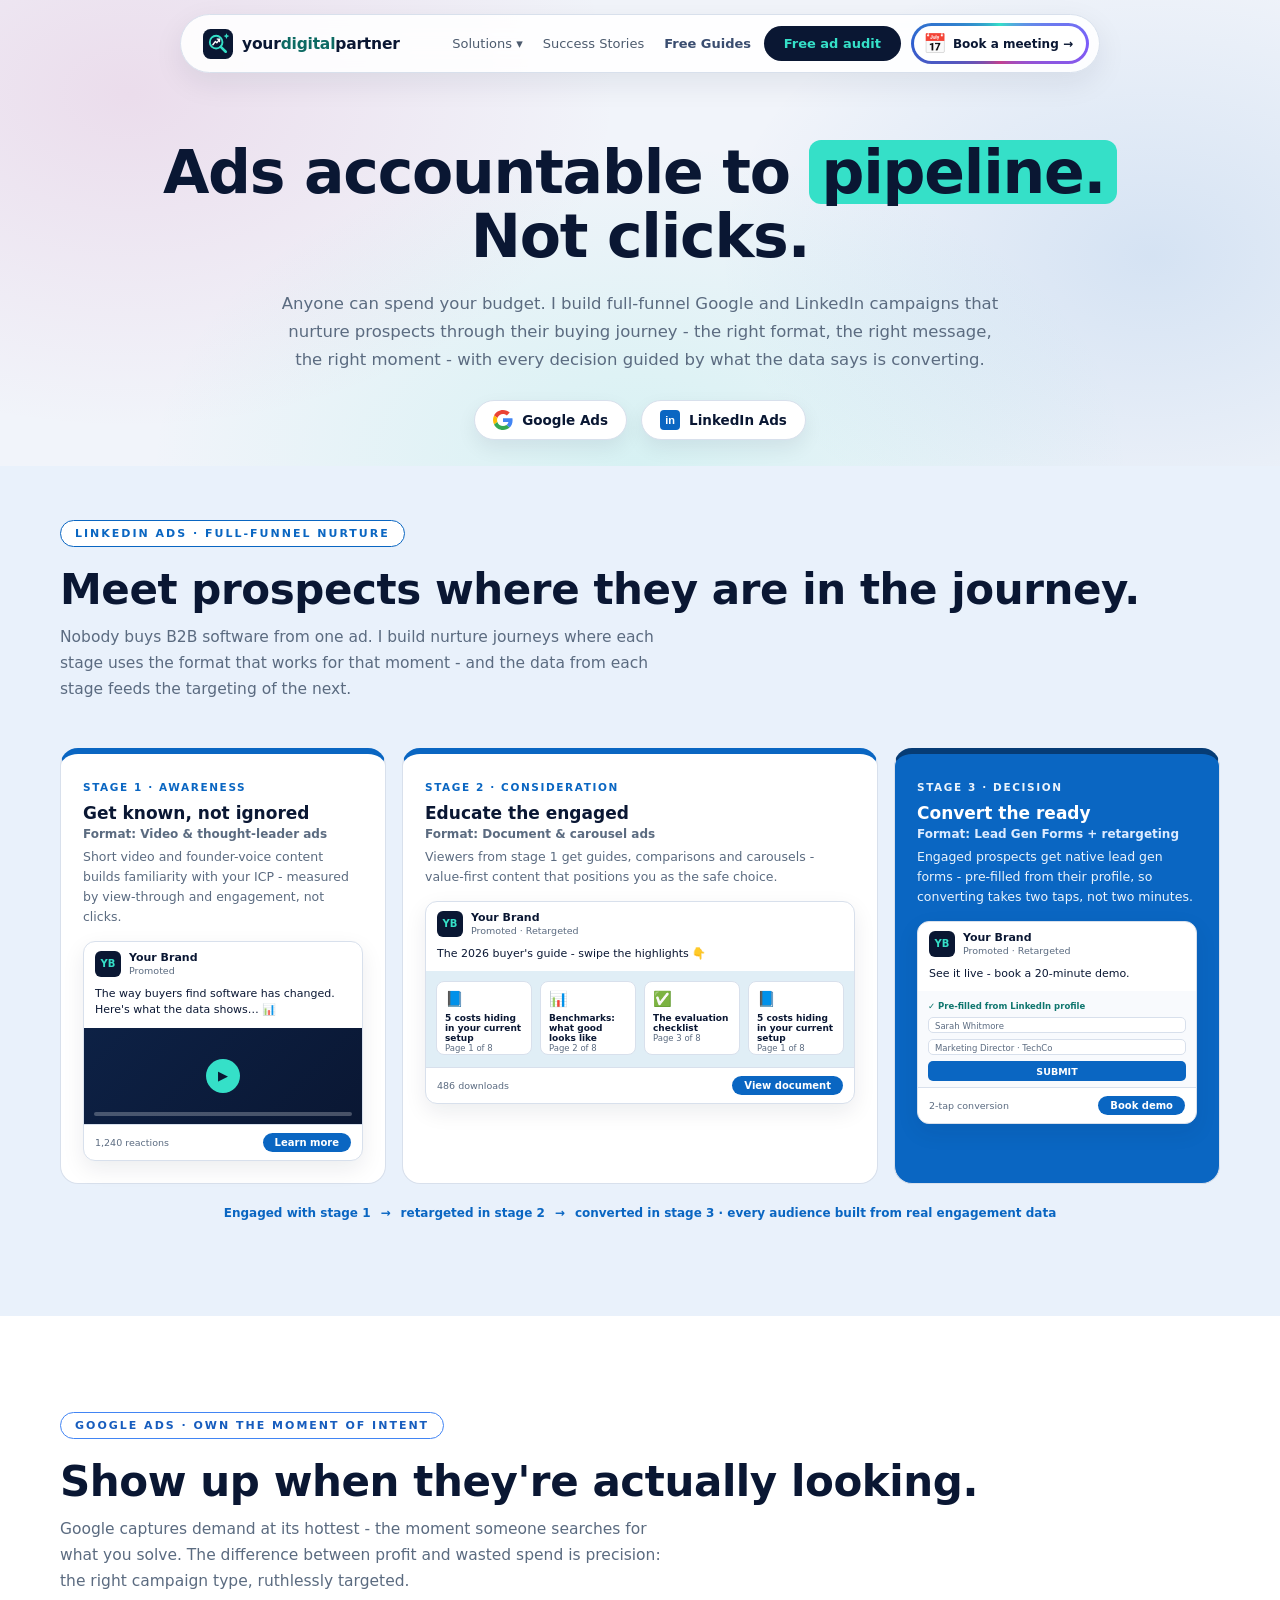
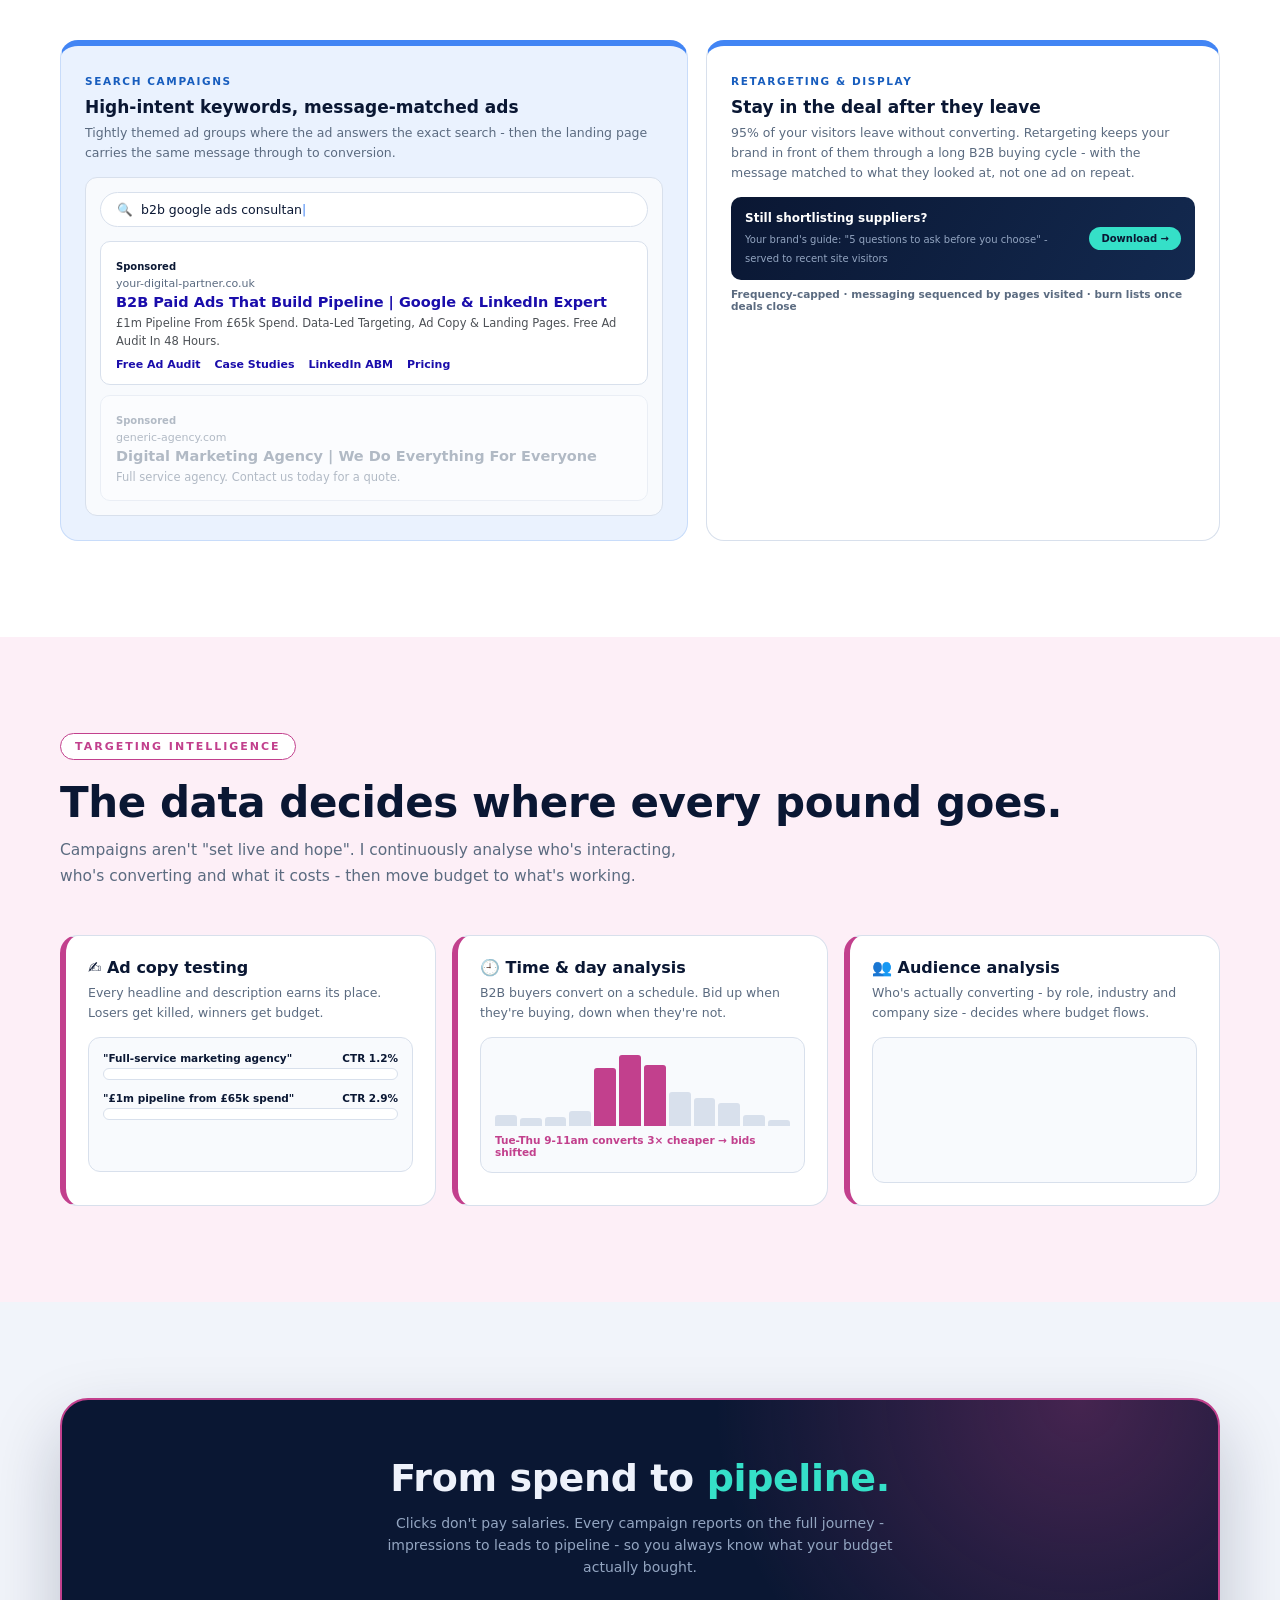
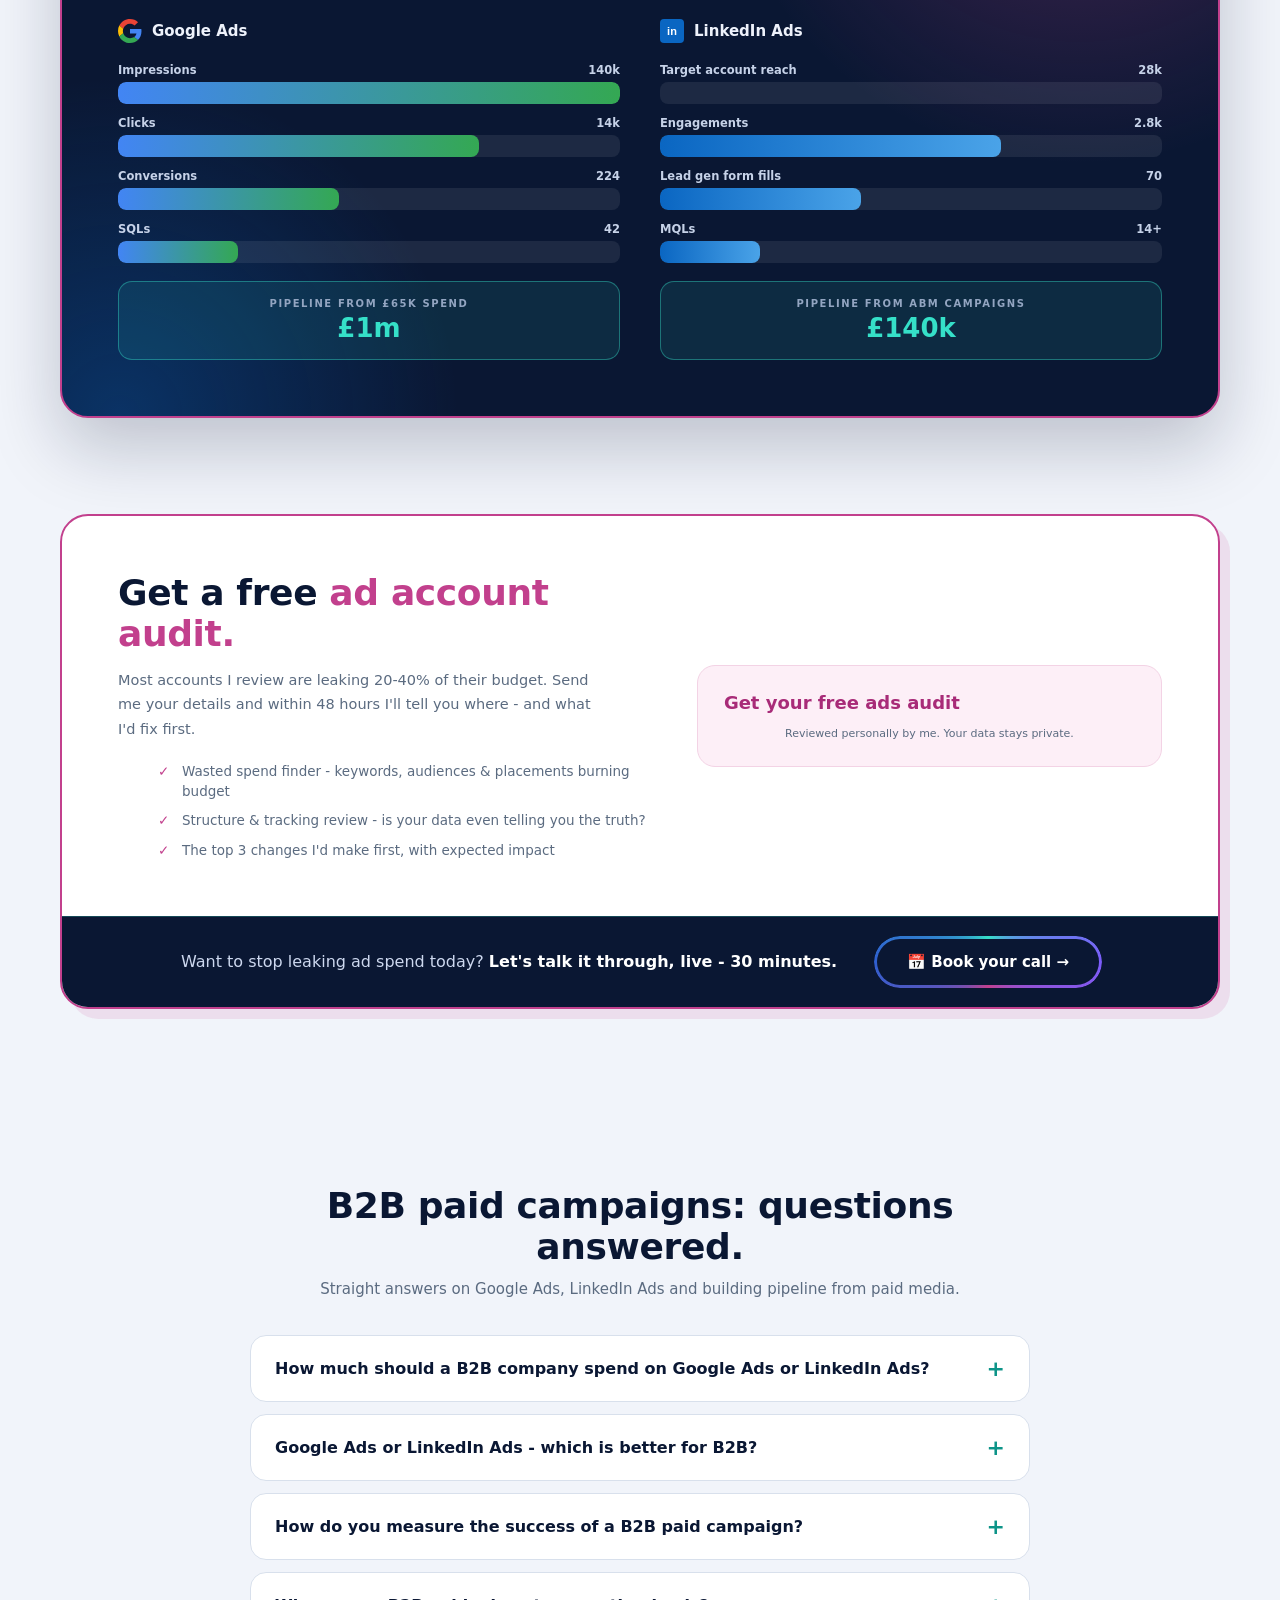
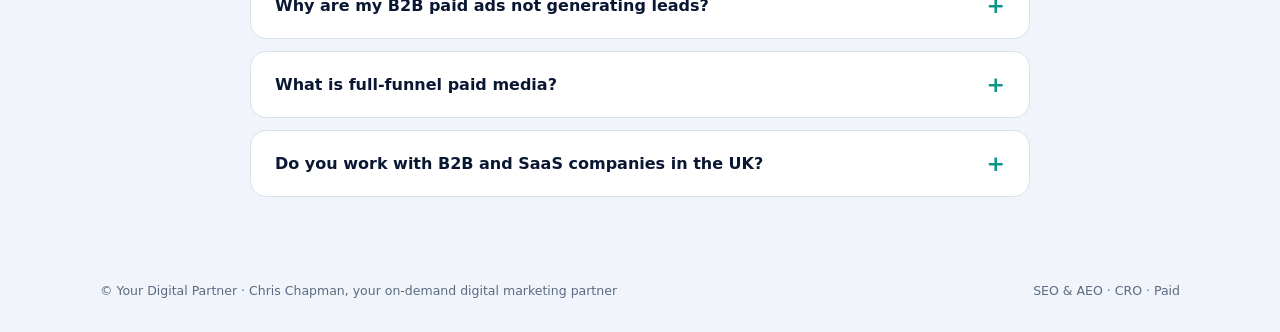
<file: solutions/paid-campaigns/index.html>
<!DOCTYPE html>
<html lang="en-GB">
<head>
<meta charset="UTF-8">
<link rel="icon" type="image/svg+xml" href="/assets/logo-icon.svg">
<meta name="viewport" content="width=device-width, initial-scale=1">
<title>Paid Campaigns | Google Ads &amp; LinkedIn Ads That Build Pipeline | Your Digital Partner</title>
<meta name="description" content="Full-funnel Google Ads and LinkedIn Ads campaigns for B2B - data-led targeting and creative that generate qualified pipeline across both platforms.">
<link rel="canonical" href="https://your-digital-partner.co.uk/solutions/paid-campaigns/">
<meta name="theme-color" content="#0a1733">
<meta property="og:type" content="website">
<meta property="og:url" content="https://your-digital-partner.co.uk/solutions/paid-campaigns/">
<meta property="og:title" content="Paid Campaigns | Google Ads &amp; LinkedIn Ads That Build Pipeline | Your Digital Partner">
<meta property="og:description" content="Full-funnel Google Ads and LinkedIn campaigns for B2B: nurture journeys, data-led targeting and ad formats matched to every buying stage. £1m pipeline from £65k spend. Free ad audit.">
<meta property="og:site_name" content="Your Digital Partner">
<meta property="og:image" content="https://your-digital-partner.co.uk/assets/social-card.png">
<meta property="og:image:width" content="1200">
<meta property="og:image:height" content="630">
<script type="application/ld+json">
{
  "@context": "https://schema.org",
  "@graph": [
    {
      "@type": "Organization",
      "@id": "https://your-digital-partner.co.uk/#organization",
      "name": "Your Digital Partner",
      "url": "https://your-digital-partner.co.uk/",
      "slogan": "More visibility. More leads. Measurable growth.",
      "description": "UK-based B2B digital marketing consultancy providing SEO and AI visibility, website optimisation and CRO, paid campaign support, and practical AI-enabled digital marketing for B2B and SaaS companies.",
      "logo": {
        "@type": "ImageObject",
        "@id": "https://your-digital-partner.co.uk/#logo",
        "url": "https://your-digital-partner.co.uk/assets/logo-icon.svg",
        "contentUrl": "https://your-digital-partner.co.uk/assets/logo-icon.svg",
        "caption": "Your Digital Partner"
      },
      "founder": {
        "@id": "https://your-digital-partner.co.uk/#chris-chapman"
      },
      "areaServed": {
        "@type": "Country",
        "name": "United Kingdom"
      },
      "sameAs": [
        "https://www.linkedin.com/in/chrischapman89"
      ]
    },
    {
      "@type": "Person",
      "@id": "https://your-digital-partner.co.uk/#chris-chapman",
      "name": "Chris Chapman",
      "jobTitle": "B2B Digital Marketing Consultant",
      "url": "https://your-digital-partner.co.uk/#approach",
      "worksFor": {
        "@id": "https://your-digital-partner.co.uk/#organization"
      },
      "sameAs": [
        "https://www.linkedin.com/in/chrischapman89"
      ],
      "knowsAbout": [
        "B2B digital marketing",
        "SEO",
        "AEO",
        "AI search optimisation",
        "AI visibility",
        "Website optimisation",
        "CRO",
        "Google Ads",
        "LinkedIn Ads",
        "Marketing analytics",
        "Marketing automation",
        "AI in digital marketing"
      ]
    },
    {
      "@type": "WebSite",
      "@id": "https://your-digital-partner.co.uk/#website",
      "url": "https://your-digital-partner.co.uk/",
      "name": "Your Digital Partner",
      "publisher": {
        "@id": "https://your-digital-partner.co.uk/#organization"
      },
      "inLanguage": "en-GB"
    },
    {
      "@type": "WebPage",
      "@id": "https://your-digital-partner.co.uk/solutions/paid-campaigns/#webpage",
      "url": "https://your-digital-partner.co.uk/solutions/paid-campaigns/",
      "name": "B2B Paid Campaigns | Google & LinkedIn Ads That Build Pipeline | Your Digital Partner",
      "description": "Full-funnel Google Ads and LinkedIn campaigns for B2B: nurture journeys, data-led targeting and ad formats matched to every buying stage.",
      "isPartOf": {
        "@id": "https://your-digital-partner.co.uk/#website"
      },
      "about": {
        "@id": "https://your-digital-partner.co.uk/#paid-campaigns"
      },
      "breadcrumb": {
        "@id": "https://your-digital-partner.co.uk/solutions/paid-campaigns/#breadcrumb"
      },
      "primaryImageOfPage": {
        "@id": "https://your-digital-partner.co.uk/#logo"
      },
      "publisher": {
        "@id": "https://your-digital-partner.co.uk/#organization"
      },
      "inLanguage": "en-GB"
    },
    {
      "@type": "BreadcrumbList",
      "@id": "https://your-digital-partner.co.uk/solutions/paid-campaigns/#breadcrumb",
      "itemListElement": [
        {
          "@type": "ListItem",
          "position": 1,
          "name": "Home",
          "item": "https://your-digital-partner.co.uk/"
        },
        {
          "@type": "ListItem",
          "position": 2,
          "name": "Paid Campaigns",
          "item": "https://your-digital-partner.co.uk/solutions/paid-campaigns/"
        }
      ]
    },
    {
      "@type": "Service",
      "@id": "https://your-digital-partner.co.uk/#paid-campaigns",
      "name": "B2B Paid Campaigns - Google Ads & LinkedIn Ads",
      "description": "Full-funnel paid media for B2B brands: Google Ads (search and retargeting) and LinkedIn Ads (video, document, carousel and lead gen formats) with nurture journeys, ABM targeting and continuous data-led optimisation tied to pipeline.",
      "serviceType": [
        "Google Ads management",
        "LinkedIn Ads management",
        "B2B paid media",
        "Campaign optimisation"
      ],
      "url": "https://your-digital-partner.co.uk/solutions/paid-campaigns/",
      "provider": {
        "@id": "https://your-digital-partner.co.uk/#organization"
      },
      "areaServed": {
        "@type": "Country",
        "name": "United Kingdom"
      },
      "audience": {
        "@type": "Audience",
        "audienceType": "B2B and SaaS companies and in-house marketing teams",
        "geographicArea": {
          "@type": "Country",
          "name": "United Kingdom"
        }
      }
    },
    {
      "@type": "FAQPage",
      "@id": "https://your-digital-partner.co.uk/solutions/paid-campaigns/#faq",
      "isPartOf": {
        "@id": "https://your-digital-partner.co.uk/solutions/paid-campaigns/#webpage"
      },
      "inLanguage": "en-GB",
      "mainEntity": [
        {
          "@type": "Question",
          "name": "How much should a B2B company spend on Google Ads or LinkedIn Ads?",
          "acceptedAnswer": {
            "@type": "Answer",
            "text": "There is no single figure - the right budget depends on your average deal value, sales cycle, target accounts and the cost of the keywords or audiences you are competing for. A more useful approach is to start with enough budget to gather meaningful data on the highest-intent terms and audiences, measure cost per qualified lead and pipeline, then scale what proves it converts. Spend should be judged against pipeline and revenue, not clicks or impressions."
          }
        },
        {
          "@type": "Question",
          "name": "Google Ads or LinkedIn Ads - which is better for B2B?",
          "acceptedAnswer": {
            "@type": "Answer",
            "text": "They do different jobs and work best together. Google Ads captures active demand - people already searching for a solution - so it is strong for high-intent, bottom-of-funnel terms. LinkedIn excels at reaching specific roles, seniorities and accounts to build awareness and demand where search volume is low. A full-funnel programme uses LinkedIn to create and nurture demand and Google to capture it."
          }
        },
        {
          "@type": "Question",
          "name": "How do you measure the success of a B2B paid campaign?",
          "acceptedAnswer": {
            "@type": "Answer",
            "text": "By tracking down-funnel outcomes, not vanity metrics. That means connecting ad spend to qualified leads, opportunities, pipeline and revenue - typically through proper conversion tracking, CRM integration and lead-quality feedback. A campaign with fewer, more expensive clicks that generates real pipeline outperforms one with cheap clicks that never convert."
          }
        },
        {
          "@type": "Question",
          "name": "Why are my B2B paid ads not generating leads?",
          "acceptedAnswer": {
            "@type": "Answer",
            "text": "Common reasons include targeting that is too broad, bidding on low-intent keywords, weak or generic ad creative, landing pages that do not match the ad's promise or convert poorly, no full-funnel structure, and optimising towards clicks instead of lead quality. Fixing targeting, message-match and the landing page experience usually has more impact than increasing budget."
          }
        },
        {
          "@type": "Question",
          "name": "What is full-funnel paid media?",
          "acceptedAnswer": {
            "@type": "Answer",
            "text": "Full-funnel paid media aligns ad formats and messaging to each buying stage - awareness, consideration and decision - rather than pushing a single 'book a demo' ad to everyone. It uses top-of-funnel content to build demand, mid-funnel nurture and retargeting to stay present during evaluation, and high-intent search and lead-gen formats to capture buyers ready to act."
          }
        },
        {
          "@type": "Question",
          "name": "Do you work with B2B and SaaS companies in the UK?",
          "acceptedAnswer": {
            "@type": "Answer",
            "text": "Yes. Your Digital Partner is a UK-based B2B digital marketing consultancy led by Chris Chapman, running Google Ads and LinkedIn campaigns for B2B and SaaS companies with a focus on pipeline and revenue - delivered hands-on, without the overhead of a large agency."
          }
        }
      ]
    }
  ]
}
</script>
<style>
  :root{--bg:#f1f4fa;--ink:#0a1733;--mut:#5b6b80;--lime:#35e0c8;--card:#fff;--line:#d8e0ec;--soft:#e0eef6;--blue:#2f5fd0;--pink:#c2408d;--pinkSoft:#fdeff7;--green:#0d9488;--purple:#7b5cfa;--li:#0a66c2;--liSoft:#e9f1fb}
  *{margin:0;box-sizing:border-box;font-family:'Segoe UI',system-ui,-apple-system,sans-serif}
  html{scroll-behavior:smooth}
  [id]{scroll-margin-top:95px}
  body{background:var(--bg);color:var(--ink);overflow-x:hidden}
  a{color:inherit;text-decoration:none}
  /* NAV (shared) */
  nav{position:fixed;top:14px;left:50%;transform:translateX(-50%);z-index:50;display:flex;gap:8px;align-items:center;background:rgba(255,255,255,.88);backdrop-filter:blur(12px);border:1px solid var(--line);border-radius:99px;padding:8px 10px 8px 22px;box-shadow:0 10px 30px rgba(8,20,48,.08);width:min(920px,94vw);justify-content:space-between}
  .navr{display:flex;align-items:center;gap:10px}
  .logo{font-weight:800;font-size:15.5px;white-space:nowrap;display:flex;align-items:center;gap:9px;letter-spacing:-.2px}.logo b{color:var(--green)}.logo svg{display:block}
  nav ul{display:flex;gap:20px;list-style:none;font-size:13px;color:var(--mut)}
  nav ul li{cursor:pointer;position:relative}nav ul li:hover{color:var(--ink)}
  @property --nba{syntax:'<angle>';initial-value:0deg;inherits:false}
  .nav-book{position:relative;background:linear-gradient(#fff,#fff) padding-box,conic-gradient(from var(--nba),#35e0c8,#7b5cfa,#c2408d,#2f5fd0,#35e0c8) border-box;border:3px solid transparent;color:var(--ink);border-radius:99px;padding:6px 13px 6px 9px;font-size:12px;font-weight:700;cursor:pointer;display:inline-flex;align-items:center;gap:6px;white-space:nowrap;animation:navbaspin 3.2s linear infinite}
  @keyframes navbaspin{to{--nba:360deg}}
  .nav-book .ic{font-size:19px}
  .dd{position:absolute;top:34px;left:-40px;background:#fff;border:1px solid var(--line);border-radius:18px;padding:10px;width:450px;box-shadow:0 24px 60px rgba(8,20,48,.18);opacity:0;visibility:hidden;transform:translateY(6px);transition:all .2s}
  li:hover .dd{opacity:1;visibility:visible;transform:none}
  .dd a{display:flex;gap:14px;align-items:flex-start;padding:14px;border-radius:14px;font-size:14px;color:var(--ink);transition:background .15s}
  .dd a:hover{background:var(--soft)}
  .dd .ic{width:42px;height:42px;border-radius:12px;display:grid;place-items:center;font-size:19px;flex-shrink:0}
  .dd .ic.g{background:#dcf3ef}.dd .ic.b{background:#e8effe}.dd .ic.p{background:#fceaf3}.dd .ic.pu{background:var(--ink)}
  .dd a b{display:block;font-size:14px;margin-bottom:3px}
  .dd a small{display:block;color:var(--mut);font-size:12px;line-height:1.5}
  .cta{background:var(--ink);color:var(--lime);border:none;padding:10px 20px;border-radius:99px;font-size:13px;font-weight:700;cursor:pointer;transition:transform .2s;white-space:nowrap;display:inline-block}
  .cta:hover{transform:scale(1.05)}
  .mobile-menu-toggle{display:none}
  .mobile-menu-toggle::before{content:"";display:block;position:absolute;left:50%;top:50%;width:18px;height:12px;transform:translate(-50%,-50%);background:linear-gradient(var(--lime),var(--lime)) top/100% 2px no-repeat,linear-gradient(var(--lime),var(--lime)) center/100% 2px no-repeat,linear-gradient(var(--lime),var(--lime)) bottom/100% 2px no-repeat}
  /* LAYOUT */
  section{padding:96px 40px}
  .wrap{max-width:1160px;margin:0 auto}
  .bg-white{background:#fff}
  .bg-li{background:var(--liSoft)}
  .bg-pink{background:var(--pinkSoft)}
  h2.sec{font-size:clamp(26px,3.4vw,42px);font-weight:800;letter-spacing:-.01em;margin-bottom:10px}
  .lead{color:var(--mut);max-width:620px;line-height:1.68;font-size:15.5px}
  .reveal{filter:opacity(0);transform:translateY(36px);transition:filter .7s,transform .7s}
  .reveal.in{filter:none;transform:none}
  .eyebrow{display:inline-block;font-size:11px;letter-spacing:2px;text-transform:uppercase;font-weight:800;color:var(--pink);background:#fff;border:1.5px solid var(--pink);border-radius:99px;padding:6px 14px;margin-bottom:18px}
  .eyebrow.e-li{color:var(--li);border-color:var(--li)}
  .eyebrow.e-google{color:#4285F4;border-color:#4285F4}
  .eyebrow.e-green{color:var(--green);border-color:var(--green)}
  /* HERO */
  .hero{padding:140px 40px 26px;position:relative;text-align:center}
  .hero::before{content:"";position:absolute;inset:0;background:radial-gradient(700px 480px at 10% 20%,rgba(194,64,141,.13),transparent 70%),radial-gradient(620px 440px at 90% 55%,rgba(10,102,194,.12),transparent 70%),radial-gradient(700px 460px at 50% 100%,rgba(53,224,200,.14),transparent 70%);pointer-events:none;z-index:0}
  .hero .wrap{position:relative;z-index:1}
  h1{font-size:clamp(34px,4.8vw,60px);font-weight:800;letter-spacing:-.02em;line-height:1.07}
  h1 .hl{background:var(--lime);border-radius:12px;padding:0 12px;display:inline-block}
  .hero p{color:var(--mut);font-size:16.5px;line-height:1.68;margin:22px auto 26px;max-width:720px}
  .statstrip{display:flex;gap:12px;justify-content:center;flex-wrap:wrap;margin-bottom:20px}
  .sstat{background:#fff;border:1.5px solid;border-radius:99px;padding:9px 18px;font-size:13px;font-weight:700}
  .sstat.p{color:var(--pink);border-color:var(--pink)}
  .sstat.b{color:var(--li);border-color:var(--li)}
  .sstat.g{color:var(--green);border-color:var(--green)}
  .platchips{display:flex;gap:14px;justify-content:center;align-items:center}
  .plat{display:inline-flex;align-items:center;gap:9px;background:#fff;border:1px solid var(--line);border-radius:99px;padding:9px 18px;font-size:13.5px;font-weight:800;box-shadow:0 8px 20px rgba(8,20,48,.07)}
  /* LOGOS */
  .gmark{width:20px;height:20px}
  .limark{width:20px;height:20px;background:var(--li);color:#fff;border-radius:4px;display:grid;place-items:center;font-size:11px;font-weight:900;font-family:Arial,sans-serif}
  /* ===== LINKEDIN JOURNEY ===== */
  .journey{display:grid;grid-template-columns:1fr 1fr 1fr;gap:16px;margin-top:46px;position:relative}
  .stagecard{background:#fff;border:1px solid var(--line);border-top:6px solid var(--li);border-radius:18px;padding:22px;transition:transform .25s,box-shadow .25s}
  .stagecard:hover{transform:translateY(-5px);box-shadow:0 18px 40px rgba(8,20,48,.1)}
  .stagecard .stg{font-size:10.5px;font-weight:800;letter-spacing:1.6px;text-transform:uppercase;color:var(--li)}
  .stagecard.hi{background:var(--li);border-top-color:#063c75}
  .stagecard.hi .stg{color:#bfdcf7}
  .stagecard.hi h3{color:#fff}
  .stagecard.hi .fmt{color:#dcebff}
  .stagecard.hi p{color:#cfe4fa}
  .stagecard h3{font-size:17px;margin:8px 0 4px}
  .stagecard .fmt{font-size:12px;color:var(--mut);font-weight:700;margin-bottom:6px}
  .stagecard p{font-size:12.5px;color:var(--mut);line-height:1.6;margin-bottom:14px}
  /* LinkedIn ad mock */
  .liad{background:#fff;border:1px solid var(--line);border-radius:12px;overflow:hidden;box-shadow:0 8px 22px rgba(8,20,48,.08);font-size:11px}
  .lihead{display:flex;gap:8px;align-items:center;padding:9px 11px}
  .liav{width:26px;height:26px;border-radius:6px;background:var(--ink);color:var(--lime);display:grid;place-items:center;font-weight:800;font-size:10px}
  .lihead b{display:block;font-size:11px}
  .lihead small{color:var(--mut);font-size:9.5px}
  .licopy{padding:0 11px 9px;color:var(--ink);line-height:1.5}
  .limedia{height:96px;position:relative;overflow:hidden;background:var(--soft)}
  .lifoot{display:flex;justify-content:space-between;align-items:center;padding:8px 11px;border-top:1px solid var(--line)}
  .lifoot span{color:var(--mut);font-size:9.5px}
  .lifoot b{background:var(--li);color:#fff;border-radius:99px;padding:4px 12px;font-size:10px}
  /* video media */
  .vmedia{background:linear-gradient(135deg,#0d2145,#0a1733);display:grid;place-items:center}
  .vmedia .vplay{width:34px;height:34px;border-radius:50%;background:var(--lime);color:var(--ink);display:grid;place-items:center;font-size:13px;animation:vpulse 1.8s infinite}
  @keyframes vpulse{0%,100%{box-shadow:0 0 0 0 rgba(53,224,200,.5)}60%{box-shadow:0 0 0 9px rgba(53,224,200,0)}}
  .vmedia .vbar{position:absolute;bottom:8px;left:10px;right:10px;height:4px;background:rgba(255,255,255,.25);border-radius:99px;overflow:hidden}
  .vmedia .vbar i{display:block;height:100%;background:var(--lime);width:0;animation:vprog 5s linear infinite}
  @keyframes vprog{to{width:100%}}
  /* carousel media */
  .cmedia{padding:10px}
  .ctrack{display:flex;gap:8px;animation:cslide 6s ease-in-out infinite}
  @keyframes cslide{0%,28%{transform:translateX(0)}38%,62%{transform:translateX(-104px)}72%,96%{transform:translateX(-208px)}100%{transform:translateX(0)}}
  .ccard{width:96px;flex-shrink:0;height:74px;background:#fff;border:1px solid var(--line);border-radius:8px;padding:8px;font-size:9px;font-weight:700;color:var(--ink)}
  .ccard i{display:block;font-style:normal;font-size:15px;margin-bottom:5px}
  .ccard small{display:block;color:var(--mut);font-weight:400;font-size:8.5px;line-height:1.4}
  /* lead gen media */
  .fmedia{padding:10px;background:#f8fafd}
  .fmedia u{display:block;height:16px;border-radius:5px;background:#fff;border:1px solid var(--line);margin-bottom:6px;text-decoration:none;position:relative;overflow:hidden}
  .fmedia u i{position:absolute;left:6px;top:3px;font-style:normal;font-size:8.5px;color:var(--mut)}
  .fmedia .prefill{font-size:8.5px;color:var(--green);font-weight:800;margin-bottom:6px}
  .fmedia .fsub{height:20px;border-radius:5px;background:var(--li);color:#fff;font-size:9.5px;font-weight:800;display:grid;place-items:center;animation:fsubmit 4s infinite}
  @keyframes fsubmit{0%,70%,100%{transform:none}76%{transform:scale(.95)}82%{transform:none}}
  .fmedia .ftick{text-align:center;font-size:9px;color:#0f766e;font-weight:800;filter:opacity(0);animation:ftickshow 4s infinite}
  @keyframes ftickshow{0%,80%{filter:opacity(0)}88%,98%{filter:none}100%{filter:opacity(0)}}
  /* retarget flow arrows */
  .retarget{display:flex;justify-content:center;gap:10px;align-items:center;margin-top:22px;font-size:12px;font-weight:700;color:var(--li);flex-wrap:wrap}
  .retarget .arrowflow{display:inline-block;animation:arrowmove 1.6s ease-in-out infinite}
  @keyframes arrowmove{50%{transform:translateX(6px)}}
  /* ===== GOOGLE ADS ===== */
  .gwrap{display:grid;grid-template-columns:1.1fr .9fr;gap:18px;margin-top:46px}
  .gcard{background:#fff;border:1px solid var(--line);border-top:6px solid #4285F4;border-radius:18px;padding:24px;transition:transform .25s,box-shadow .25s}
  .gcard:hover{transform:translateY(-5px);box-shadow:0 18px 40px rgba(8,20,48,.1)}
  .gcard .gt{font-size:10.5px;font-weight:800;letter-spacing:1.6px;text-transform:uppercase;color:#4285F4}
  .gcard h3{font-size:17px;margin:8px 0 6px}
  .gcard>p{font-size:12.5px;color:var(--mut);line-height:1.6;margin-bottom:14px}
  .gcard.big{background:#eaf2fe;border-color:#c8dcfa;border-top-color:#4285F4}
  /* SERP mock */
  .serp{background:#f8fafd;border:1px solid var(--line);border-radius:12px;padding:14px}
  .sbar{background:#fff;border:1px solid var(--line);border-radius:99px;padding:9px 16px;font-size:12.5px;display:flex;gap:8px;align-items:center;margin-bottom:14px;color:var(--ink)}
  .sbar .q::after{content:"|";color:#4285F4;animation:blink 1s steps(1) infinite}
  @keyframes blink{50%{opacity:0}}
  .gad{background:#fff;border:1px solid var(--line);border-radius:10px;padding:13px 15px}
  .gad .sp{font-size:10px;font-weight:800;color:var(--ink)}
  .gad .gurl{font-size:11px;color:var(--mut);margin:3px 0}
  .gad .ghead{display:block;font-size:14.5px;font-weight:600;color:#1a0dab;margin-bottom:3px;line-height:1.35}
  .gad .gdesc{font-size:11.5px;color:#4d5156;line-height:1.5}
  .gad .glinks{display:flex;gap:14px;margin-top:8px;flex-wrap:wrap}
  .gad .glinks span{font-size:11px;color:#1a0dab;font-weight:600}
  .gad2{filter:opacity(.45);margin-top:10px}
  .gad2 .ghead{color:var(--mut)}
  /* display / pmax mocks */
  .banner{background:linear-gradient(120deg,var(--ink),#13294f);border-radius:10px;padding:14px;color:#fff;display:flex;align-items:center;gap:12px}
  .banner .bmsg{flex:1}
  .banner .bmsg b{display:block;font-size:12px;margin-bottom:3px}
  .banner .bmsg span{font-size:10px;color:#93a5c1}
  .banner .bcta{background:var(--lime);color:var(--ink);font-size:10px;font-weight:800;border-radius:99px;padding:6px 12px;white-space:nowrap;animation:vpulse 2s infinite}
  .freq{font-size:10.5px;color:var(--mut);font-weight:700;margin-top:8px}
  /* ===== TARGETING INTEL ===== */
  .intel{display:grid;grid-template-columns:repeat(3,1fr);gap:16px;margin-top:46px}
  .icard{background:#fff;border:1px solid var(--line);border-left:6px solid var(--pink);border-radius:18px;padding:22px;transition:transform .25s,box-shadow .25s}
  .icard:hover{transform:translateY(-5px);box-shadow:0 18px 40px rgba(8,20,48,.1)}
  .icard h3{font-size:16px;margin-bottom:6px}
  .icard>p{font-size:12.5px;color:var(--mut);line-height:1.6;margin-bottom:14px}
  .istage{background:#f8fafd;border:1px solid var(--line);border-radius:12px;padding:14px;min-height:120px}
  /* copy test */
  .ct .l{display:flex;justify-content:space-between;font-size:10.5px;font-weight:800;margin-bottom:4px}
  .ct .t{height:12px;background:#fff;border:1px solid var(--line);border-radius:99px;overflow:hidden;margin-bottom:12px}
  .ct .f{height:100%;border-radius:99px;width:0}
  .ct.a .f{background:var(--mut);animation:ctra 4.5s ease-out infinite}
  .ct.b .f{background:var(--pink);animation:ctrb 4.5s ease-out infinite}
  @keyframes ctra{0%,10%{width:0}65%,95%{width:30%}100%{width:0}}
  @keyframes ctrb{0%,10%{width:0}65%,95%{width:72%}100%{width:0}}
  .iwin{font-size:10.5px;font-weight:800;color:var(--pink);filter:opacity(0);animation:iwinshow 4.5s infinite}
  @keyframes iwinshow{0%,62%{filter:opacity(0)}72%,96%{filter:none}100%{filter:opacity(0)}}
  /* time of day */
  .tod{display:flex;align-items:flex-end;gap:3px;height:74px;margin-bottom:8px}
  .tod i{flex:1;background:var(--line);border-radius:3px 3px 0 0;height:20%}
  .tod i.hi{background:var(--pink);animation:todglow 2.4s ease-in-out infinite}
  @keyframes todglow{50%{opacity:.6}}
  .todnote{font-size:10.5px;font-weight:800;color:var(--pink)}
  /* audiences */
  .aud{display:grid;gap:8px}
  .audrow{display:flex;justify-content:space-between;align-items:center;background:#fff;border:1px solid var(--line);border-radius:8px;padding:7px 10px;font-size:11px;font-weight:700;filter:opacity(0);animation:audin 5.5s infinite}
  .audrow:nth-child(2){animation-delay:.6s}.audrow:nth-child(3){animation-delay:1.2s}
  @keyframes audin{0%{filter:opacity(0);transform:translateY(5px)}12%,88%{filter:none;transform:none}96%,100%{filter:opacity(0)}}
  .audrow .cv{font-weight:800}
  .audrow .cv.good{color:var(--green)}.audrow .cv.bad{color:#c25040}
  /* ===== FUNNELS FEATURE PANEL ===== */
  .funnelbox{background:radial-gradient(560px at 88% 0%,rgba(194,64,141,.32),transparent 65%),radial-gradient(520px at 5% 100%,rgba(10,102,194,.35),transparent 65%),var(--ink);border:2px solid var(--pink);border-radius:28px;padding:56px;box-shadow:0 30px 70px rgba(8,20,48,.22);color:#eef2fb}
  .funnelbox h2{font-size:clamp(24px,3.2vw,38px);font-weight:800;letter-spacing:-.01em;text-align:center}
  .funnelbox h2 span{color:var(--lime)}
  .funnelbox .fsub{text-align:center;color:#93a5c1;font-size:14px;margin:12px auto 40px;max-width:520px;line-height:1.6}
  .funnels{display:grid;grid-template-columns:1fr 1fr;gap:40px}
  .fun .fhead{display:flex;align-items:center;gap:10px;font-weight:800;font-size:15px;margin-bottom:20px}
  .fun .fhead .limark,.fun .fhead .gmark{width:24px;height:24px}
  .frow{margin-bottom:12px}
  .frow .fl{display:flex;justify-content:space-between;font-size:11.5px;font-weight:700;color:#c6d2e8;margin-bottom:5px}
  .frow .ft{height:22px;background:rgba(255,255,255,.08);border-radius:8px;overflow:hidden}
  .frow .ff{height:100%;border-radius:8px;width:0;transition:width 1.2s cubic-bezier(.2,.8,.2,1)}
  .fun.g .ff{background:linear-gradient(90deg,#4285F4,#34A853)}
  .fun.l .ff{background:linear-gradient(90deg,#0a66c2,#4aa3e8)}
  .fpipe{margin-top:18px;background:rgba(53,224,200,.1);border:1px solid rgba(53,224,200,.4);border-radius:14px;padding:16px;text-align:center}
  .fpipe small{display:block;font-size:10px;letter-spacing:1.6px;text-transform:uppercase;color:#93a5c1;font-weight:800;margin-bottom:4px}
  .fpipe b{font-size:26px;color:var(--lime)}
  /* ===== AUDIT CTA ===== */
  .audit{background:#fff;border:2px solid var(--pink);border-radius:28px;box-shadow:10px 10px 0 rgba(194,64,141,.12);position:relative;overflow:hidden}
  .au-top{padding:56px;display:grid;grid-template-columns:1.15fr 1fr;gap:44px;align-items:center}
  .audit h2{font-size:clamp(24px,3.2vw,36px);font-weight:800;letter-spacing:-.01em}
  .audit h2 span{color:var(--pink)}
  .audit .ap{color:var(--mut);font-size:14.5px;line-height:1.68;margin:14px 0 20px;max-width:480px}
  .audit ul{list-style:none;display:grid;gap:9px}
  .audit li{font-size:13.5px;color:var(--mut);padding-left:24px;position:relative;line-height:1.5}
  .audit li::before{content:"✓";position:absolute;left:0;color:var(--pink);font-weight:800}
  .au-form{background:var(--pinkSoft);border:1px solid #f3d3e5;border-radius:18px;padding:26px}
  .au-form .tag{font-size:18px;letter-spacing:0;text-transform:none;line-height:1.25;color:var(--pink);font-weight:800;margin-bottom:12px}
  .au-form input{width:100%;border:1px solid #eec3da;background:#fff;border-radius:10px;padding:13px 15px;font-size:13.5px;margin-bottom:11px;outline:none}
  .au-form input:focus{border-color:var(--pink)}
  .au-form .cta{width:100%;background:var(--pink);color:#fff;padding:14px;font-size:14px;border-radius:10px;animation:pinkpulse 2.4s ease-out infinite}
  @keyframes pinkpulse{0%{box-shadow:0 0 0 0 rgba(194,64,141,.45)}70%{box-shadow:0 0 0 14px rgba(194,64,141,0)}100%{box-shadow:0 0 0 0 rgba(194,64,141,0)}}
  .au-form .micro{font-size:11px;color:var(--mut);margin-top:10px;text-align:center}
  /* Book-a-call strip: attached inside the same card, directly under the form */
  .au-book{border-top:1px solid rgba(53,224,200,.25);background:var(--ink);padding:22px 56px;display:flex;align-items:center;justify-content:center;gap:40px}
  .au-book .txt{font-size:16px;color:#cdd8ef;line-height:1.5;white-space:nowrap}
  .au-book .txt b{color:#fff}
  @property --aba{syntax:'<angle>';initial-value:0deg;inherits:false}
  .au-book-cta{position:relative;background:var(--ink);color:#fff;padding:14px 30px;border-radius:99px;font-size:15px;font-weight:800;border:0;cursor:pointer;white-space:nowrap;z-index:1;flex-shrink:0}
  .au-book-cta::before{content:"";position:absolute;inset:-3px;border-radius:99px;padding:3px;background:conic-gradient(from var(--aba),var(--lime),var(--purple),var(--pink),var(--blue),var(--lime));-webkit-mask:linear-gradient(#fff 0 0) content-box,linear-gradient(#fff 0 0);-webkit-mask-composite:xor;mask-composite:exclude;animation:abaspin 3.2s linear infinite;z-index:-1}
  @keyframes abaspin{to{--aba:360deg}}
  footer{padding:34px 40px;font-size:12.5px;color:var(--mut);max-width:1160px;margin:0 auto;display:flex;justify-content:space-between;gap:14px;flex-wrap:wrap}
  footer a:hover{color:var(--ink)}
  .mobile-sticky-cta{display:none}
  @media(max-width:900px){body{padding-bottom:74px}nav ul{display:none}.navr>.cta{display:none}.navr>.nav-book{display:none}.mobile-menu-toggle{position:relative;display:grid;place-items:center;width:42px;height:42px;border:0;background:var(--ink);color:var(--lime);border-radius:50%;font-size:0;line-height:0;cursor:pointer;padding:0}nav.open ul{display:flex;position:absolute;top:calc(100% + 8px);left:0;right:0;flex-direction:column;gap:4px;background:#fff;border:1px solid var(--line);border-radius:18px;padding:10px;box-shadow:0 18px 42px rgba(8,20,48,.18)}nav.open ul li{padding:10px}nav.open .dd{position:static;opacity:1;visibility:visible;transform:none;width:auto;box-shadow:none;border:0;padding:6px 0 0;background:transparent}nav.open .dd a{padding:10px}.mobile-sticky-cta{position:fixed;left:0;right:0;bottom:0;z-index:60;display:flex;align-items:center;justify-content:center;background:var(--ink);color:var(--lime);border-radius:0;padding:17px 20px calc(17px + env(safe-area-inset-bottom));font-size:16px;font-weight:800;box-shadow:0 -10px 28px rgba(8,20,48,.18)}.mobile-sticky-cta::after{content:"\2192";display:inline-block;margin-left:10px;animation:stickyArrow 1.35s ease-in-out infinite}.hero{padding:120px 18px 40px}section{padding:64px 16px}.wrap{max-width:100%;min-width:0}
   .journey,.gwrap,.intel,.funnels,.au-top{grid-template-columns:1fr}.stagecard,.gcard,.icard,.funnelbox,.au-top{min-width:0}.funnelbox{padding:36px 18px}.au-top{padding:34px 14px;gap:26px}.au-book{padding:18px 16px;flex-wrap:wrap;justify-content:center;text-align:center;gap:10px}.au-book .txt{white-space:normal}nav .cta{white-space:normal}.au-form{padding:20px 8px;width:100%;max-width:none;overflow:visible}.au-form .tag{font-size:21px;margin-bottom:12px}.au-form .hs-form-frame{width:116%;max-width:116%;margin-left:-8%;overflow:visible}.au-form .hs-form-frame iframe{width:100%!important;min-width:0!important;transform:none}.au-form input{min-width:0}.platchips{flex-wrap:wrap}.serp,.liad,.banner{min-width:0}.reveal{filter:none;transform:none;transition:none}}
  @keyframes stickyArrow{0%,100%{transform:translateX(0);opacity:.68}50%{transform:translateX(6px);opacity:1}}

  .dd .ic .ai-mark{font-weight:900;font-size:14.5px;letter-spacing:.5px;color:#fff}
  .nav-mob-cta-li{display:none}
  @media(max-width:980px){
    nav.open ul .nav-mob-cta-li{display:block;padding:8px 4px 4px;margin-top:6px;border-top:1px solid #d8e0ec}
    .nav-mob-cta{width:100%;background:#35e0c8;color:#0a1733;border:0;border-radius:12px;padding:15px;font-size:15.5px;font-weight:800;cursor:pointer;display:flex;align-items:center;justify-content:center;gap:8px;box-shadow:0 8px 20px rgba(53,224,200,.35)}
    .nav-mob-cta .ic{font-size:18px}
  }

/* a11y contrast (WCAG AA) */
.au-form .tag{color:#a82b78}nav ul{color:#4d5b6e}.audrow .cv.good{color:#0f766e}.eyebrow.e-google{color:#175dbe}.gcard .gt{color:#175dbe}.cv.bad{color:#b04434}.gad2 .sp,.gad2 .gurl,.gad2 .ghead,.gad2 .gdesc{color:#5b6b80}.logo b{color:#0d6a63}.fmedia .prefill{color:#0f766e}.stagecard.hi .stg,.stagecard.hi p{color:#eaf3fc}
</style>
<style>
.hs-book-modal{display:none;position:fixed;inset:0;z-index:99999}
.hs-book-modal.open{display:block}
.hs-book-overlay{position:absolute;inset:0;background:rgba(8,20,48,.55)}
.hs-book-dialog{position:relative;background:#fff;max-width:1040px;width:calc(100% - 40px);margin:4vh auto;border-radius:16px;box-shadow:0 30px 80px rgba(8,20,48,.35);padding:32px 34px 24px;max-height:92vh;overflow:auto}
.hs-book-x{position:absolute;top:6px;right:12px;border:0;background:transparent;font-size:30px;line-height:1;cursor:pointer;color:#0a1733;z-index:2}
.hs-book-dialog .meetings-iframe-container{min-height:660px;border-radius:24px;overflow:hidden;transform:translateZ(0);-webkit-mask-image:-webkit-radial-gradient(white,black)}
.hs-book-dialog .meetings-iframe-container iframe{border-radius:24px}
@media(max-width:600px){.hs-book-dialog{width:calc(100% - 20px);padding:16px 12px 12px}.hs-book-x{top:4px;right:8px}}
</style>
    <!-- Start of HubSpot Embed Code -->
    <script type="text/javascript" id="hs-script-loader" async defer src="https://js-eu1.hs-scripts.com/146760313.js"></script>
    <!-- End of HubSpot Embed Code -->
</head>
<body>

<nav>
  <a class="logo" href="/">
    <svg viewBox="0 0 64 64" width="30" height="30" xmlns="http://www.w3.org/2000/svg"><rect width="64" height="64" rx="16" fill="#0a1733"/><circle cx="28" cy="28" r="13.5" fill="none" stroke="#35e0c8" stroke-width="4"/><path d="M38 38 L48.5 48.5" stroke="#35e0c8" stroke-width="5.5" stroke-linecap="round"/><path d="M21 33.5 L26.5 26.5 L29.5 29.5 L35 22.5" fill="none" stroke="#fff" stroke-width="3" stroke-linecap="round" stroke-linejoin="round"/><path d="M30.5 21.5 L35.5 21.9 L35.1 26.9" fill="none" stroke="#fff" stroke-width="3" stroke-linecap="round" stroke-linejoin="round"/><path d="M50 9 l1.9 4.2 4.2 1.9 -4.2 1.9 -1.9 4.2 -1.9 -4.2 -4.2 -1.9 4.2 -1.9 z" fill="#35e0c8"/></svg>
    <span>your<b>digital</b>partner</span>
  </a>
  <ul>
    <li>Solutions ▾
      <div class="dd">
        <a href="/solutions/seo-aeo-visibility/"><span class="ic g">🔍</span><span><b>SEO &amp; AEO Visibility</b><small>Rank on Google and get cited by ChatGPT, Gemini &amp; Perplexity</small></span></a>
        <a href="/solutions/website-optimisation-cro/"><span class="ic b">📈</span><span><b>Website Optimisation &amp; CRO</b><small>Heatmaps, A/B testing &amp; personalisation that turn traffic into pipeline</small></span></a>
        <a href="/solutions/ai-marketing/"><span class="ic pu"><b class="ai-mark">AI</b></span><span><b>AI-Enabled Digital Marketing</b><small>Practical AI across reporting, SEO, conversion &amp; HubSpot</small></span></a>
        <a href="/solutions/paid-campaigns/"><span class="ic p">🎯</span><span><b>Performance Marketing</b><small>Google &amp; LinkedIn Ads accountable to revenue, not clicks</small></span></a>
      </div>
    </li>
    <li><a href="/success-stories/">Success Stories</a></li>
    <li><a href="/blog/" style="color:#3a4d70;font-weight:800">Free Guides</a></li>
      <li class="nav-mob-cta-li"><button class="nav-mob-cta" type="button" onclick="document.querySelector('nav').classList.remove('open');return false;" data-book><span class="ic">📅</span> Book a meeting</button></li>
  </ul>
  <div class="navr">
  <a class="cta" href="#audit">Free ad audit</a>
  <button class="nav-book" type="button" title="Book a 30-minute call" aria-label="Book a 30-minute call" data-book><span class="ic">📅</span>Book a meeting →</button>
  <button class="mobile-menu-toggle" type="button" aria-label="Open menu" onclick="this.closest('nav').classList.toggle('open')">☰</button>
  </div>
</nav>
<a class="mobile-sticky-cta" href="#audit">Free ad audit</a>

<header class="hero">
  <div class="wrap">
    <h1>Ads accountable to <span class="hl">pipeline.</span><br>Not clicks.</h1>
    <p>Anyone can spend your budget. I build full-funnel Google and LinkedIn campaigns that nurture prospects through their buying journey - the right format, the right message, the right moment - with every decision guided by what the data says is converting.</p>
    <div class="platchips">
      <span class="plat"><svg class="gmark" viewBox="0 0 48 48"><path fill="#EA4335" d="M24 9.5c3.54 0 6.71 1.22 9.21 3.6l6.85-6.85C35.9 2.38 30.47 0 24 0 14.62 0 6.51 5.38 2.56 13.22l7.98 6.19C12.43 13.72 17.74 9.5 24 9.5z"/><path fill="#4285F4" d="M46.98 24.55c0-1.57-.15-3.09-.38-4.55H24v9.02h12.94c-.58 2.96-2.26 5.48-4.78 7.18l7.73 6c4.51-4.18 7.09-10.36 7.09-17.65z"/><path fill="#FBBC05" d="M10.53 28.59c-.48-1.45-.76-2.99-.76-4.59s.27-3.14.76-4.59l-7.98-6.19C.92 16.46 0 20.12 0 24c0 3.88.92 7.54 2.56 10.78l7.97-6.19z"/><path fill="#34A853" d="M24 48c6.48 0 11.93-2.13 15.89-5.81l-7.73-6c-2.15 1.45-4.92 2.3-8.16 2.3-6.26 0-11.57-4.22-13.47-9.91l-7.98 6.19C6.51 42.62 14.62 48 24 48z"/></svg> Google Ads</span>
      <span class="plat"><span class="limark">in</span> LinkedIn Ads</span>
    </div>
  </div>
</header>

<section class="reveal bg-li" style="padding-top:54px">
  <div class="wrap">
    <span class="eyebrow e-li">LinkedIn Ads · Full-funnel nurture</span>
    <h2 class="sec">Meet prospects where they are in the journey.</h2>
    <p class="lead">Nobody buys B2B software from one ad. I build nurture journeys where each stage uses the format that works for that moment - and the data from each stage feeds the targeting of the next.</p>
    <div class="journey">
      <div class="stagecard">
        <span class="stg">Stage 1 · Awareness</span>
        <h3>Get known, not ignored</h3>
        <div class="fmt">Format: Video &amp; thought-leader ads</div>
        <p>Short video and founder-voice content builds familiarity with your ICP - measured by view-through and engagement, not clicks.</p>
        <div class="liad">
          <div class="lihead"><span class="liav">YB</span><div><b>Your Brand</b><small>Promoted</small></div></div>
          <div class="licopy">The way buyers find software has changed. Here's what the data shows… 📊</div>
          <div class="limedia vmedia"><span class="vplay">▶</span><span class="vbar"><i></i></span></div>
          <div class="lifoot"><span>1,240 reactions</span><b>Learn more</b></div>
        </div>
      </div>
      <div class="stagecard">
        <span class="stg">Stage 2 · Consideration</span>
        <h3>Educate the engaged</h3>
        <div class="fmt">Format: Document &amp; carousel ads</div>
        <p>Viewers from stage 1 get guides, comparisons and carousels - value-first content that positions you as the safe choice.</p>
        <div class="liad">
          <div class="lihead"><span class="liav">YB</span><div><b>Your Brand</b><small>Promoted · Retargeted</small></div></div>
          <div class="licopy">The 2026 buyer's guide - swipe the highlights 👇</div>
          <div class="limedia cmedia"><div class="ctrack">
            <div class="ccard"><i>📘</i>5 costs hiding in your current setup<small>Page 1 of 8</small></div>
            <div class="ccard"><i>📊</i>Benchmarks: what good looks like<small>Page 2 of 8</small></div>
            <div class="ccard"><i>✅</i>The evaluation checklist<small>Page 3 of 8</small></div>
            <div class="ccard"><i>📘</i>5 costs hiding in your current setup<small>Page 1 of 8</small></div>
          </div></div>
          <div class="lifoot"><span>486 downloads</span><b>View document</b></div>
        </div>
      </div>
      <div class="stagecard hi">
        <span class="stg">Stage 3 · Decision</span>
        <h3>Convert the ready</h3>
        <div class="fmt">Format: Lead Gen Forms + retargeting</div>
        <p>Engaged prospects get native lead gen forms - pre-filled from their profile, so converting takes two taps, not two minutes.</p>
        <div class="liad">
          <div class="lihead"><span class="liav">YB</span><div><b>Your Brand</b><small>Promoted · Retargeted</small></div></div>
          <div class="licopy">See it live - book a 20-minute demo.</div>
          <div class="limedia fmedia">
            <div class="prefill">✓ Pre-filled from LinkedIn profile</div>
            <u><i>Sarah Whitmore</i></u>
            <u><i>Marketing Director · TechCo</i></u>
            <div class="fsub">SUBMIT</div>
            <div class="ftick">✓ New MQL synced to CRM</div>
          </div>
          <div class="lifoot"><span>2-tap conversion</span><b>Book demo</b></div>
        </div>
      </div>
    </div>
    <div class="retarget">
      Engaged with stage 1 <span class="arrowflow">→</span> retargeted in stage 2 <span class="arrowflow">→</span> converted in stage 3 · every audience built from real engagement data
    </div>
  </div>
</section>

<section class="reveal bg-white">
  <div class="wrap">
    <span class="eyebrow e-google">Google Ads · Own the moment of intent</span>
    <h2 class="sec">Show up when they're actually looking.</h2>
    <p class="lead">Google captures demand at its hottest - the moment someone searches for what you solve. The difference between profit and wasted spend is precision: the right campaign type, ruthlessly targeted.</p>
    <div class="gwrap">
      <div class="gcard big">
        <span class="gt">Search campaigns</span>
        <h3>High-intent keywords, message-matched ads</h3>
        <p>Tightly themed ad groups where the ad answers the exact search - then the landing page carries the same message through to conversion.</p>
        <div class="serp">
          <div class="sbar">🔍 <span class="q" id="query"></span></div>
          <div class="gad">
            <span class="sp">Sponsored</span>
            <div class="gurl">your-digital-partner.co.uk</div>
            <a class="ghead" id="ghead">B2B Paid Ads That Build Pipeline | Google &amp; LinkedIn Expert</a>
            <p class="gdesc" id="gdesc">£1m Pipeline From £65k Spend. Data-Led Targeting, Ad Copy &amp; Landing Pages. Free Ad Audit In 48 Hours.</p>
            <div class="glinks"><span>Free Ad Audit</span><span>Case Studies</span><span>LinkedIn ABM</span><span>Pricing</span></div>
          </div>
          <div class="gad gad2">
            <span class="sp">Sponsored</span>
            <div class="gurl">generic-agency.com</div>
            <a class="ghead">Digital Marketing Agency | We Do Everything For Everyone</a>
            <p class="gdesc">Full service agency. Contact us today for a quote.</p>
          </div>
        </div>
      </div>
      <div class="gcard">
        <span class="gt">Retargeting &amp; display</span>
        <h3>Stay in the deal after they leave</h3>
        <p>95% of your visitors leave without converting. Retargeting keeps your brand in front of them through a long B2B buying cycle - with the message matched to what they looked at, not one ad on repeat.</p>
        <div class="banner">
          <div class="bmsg"><b>Still shortlisting suppliers?</b><span>Your brand's guide: "5 questions to ask before you choose" - served to recent site visitors</span></div>
          <span class="bcta">Download →</span>
        </div>
        <div class="freq">Frequency-capped · messaging sequenced by pages visited · burn lists once deals close</div>
      </div>
    </div>
  </div>
</section>

<section class="reveal bg-pink">
  <div class="wrap">
    <span class="eyebrow">Targeting intelligence</span>
    <h2 class="sec">The data decides where every pound goes.</h2>
    <p class="lead">Campaigns aren't "set live and hope". I continuously analyse who's interacting, who's converting and what it costs - then move budget to what's working.</p>
    <div class="intel">
      <div class="icard">
        <h3>✍️ Ad copy testing</h3>
        <p>Every headline and description earns its place. Losers get killed, winners get budget.</p>
        <div class="istage ct">
          <div class="ct a"><div class="l"><span>"Full-service marketing agency"</span><span>CTR 1.2%</span></div><div class="t"><div class="f"></div></div></div>
          <div class="ct b"><div class="l"><span>"£1m pipeline from £65k spend"</span><span>CTR 2.9%</span></div><div class="t"><div class="f"></div></div></div>
          <div class="iwin">🏆 Proof-led copy wins - rolled out across ad groups</div>
        </div>
      </div>
      <div class="icard">
        <h3>🕘 Time &amp; day analysis</h3>
        <p>B2B buyers convert on a schedule. Bid up when they're buying, down when they're not.</p>
        <div class="istage">
          <div class="tod"><i style="height:15%"></i><i style="height:10%"></i><i style="height:12%"></i><i style="height:20%"></i><i class="hi" style="height:78%"></i><i class="hi" style="height:95%"></i><i class="hi" style="height:82%"></i><i style="height:45%"></i><i style="height:38%"></i><i style="height:30%"></i><i style="height:14%"></i><i style="height:8%"></i></div>
          <div class="todnote">Tue-Thu 9-11am converts 3× cheaper → bids shifted</div>
        </div>
      </div>
      <div class="icard">
        <h3>👥 Audience analysis</h3>
        <p>Who's actually converting - by role, industry and company size - decides where budget flows.</p>
        <div class="istage aud">
          <div class="audrow"><span>IT Directors · 200-1000 employees</span><span class="cv good">4.2% conv ▲</span></div>
          <div class="audrow"><span>Ops Managers · SMB</span><span class="cv bad">0.9% conv ▼</span></div>
          <div class="audrow"><span>Finance leaders · retargeted</span><span class="cv good">3.1% conv ▲</span></div>
        </div>
      </div>
    </div>
  </div>
</section>

<section class="reveal">
  <div class="wrap">
    <div class="funnelbox" id="funnels">
      <h2>From spend to <span>pipeline.</span></h2>
      <p class="fsub">Clicks don't pay salaries. Every campaign reports on the full journey - impressions to leads to pipeline - so you always know what your budget actually bought.</p>
      <div class="funnels">
        <div class="fun g">
          <div class="fhead"><svg class="gmark" viewBox="0 0 48 48"><path fill="#EA4335" d="M24 9.5c3.54 0 6.71 1.22 9.21 3.6l6.85-6.85C35.9 2.38 30.47 0 24 0 14.62 0 6.51 5.38 2.56 13.22l7.98 6.19C12.43 13.72 17.74 9.5 24 9.5z"/><path fill="#4285F4" d="M46.98 24.55c0-1.57-.15-3.09-.38-4.55H24v9.02h12.94c-.58 2.96-2.26 5.48-4.78 7.18l7.73 6c4.51-4.18 7.09-10.36 7.09-17.65z"/><path fill="#FBBC05" d="M10.53 28.59c-.48-1.45-.76-2.99-.76-4.59s.27-3.14.76-4.59l-7.98-6.19C.92 16.46 0 20.12 0 24c0 3.88.92 7.54 2.56 10.78l7.97-6.19z"/><path fill="#34A853" d="M24 48c6.48 0 11.93-2.13 15.89-5.81l-7.73-6c-2.15 1.45-4.92 2.3-8.16 2.3-6.26 0-11.57-4.22-13.47-9.91l-7.98 6.19C6.51 42.62 14.62 48 24 48z"/></svg> Google Ads</div>
          <div class="frow"><div class="fl"><span>Impressions</span><span data-c="412" data-suf="k">0</span></div><div class="ft"><div class="ff" data-w="100"></div></div></div>
          <div class="frow"><div class="fl"><span>Clicks</span><span data-c="18" data-suf="k">0</span></div><div class="ft"><div class="ff" data-w="72"></div></div></div>
          <div class="frow"><div class="fl"><span>Conversions</span><span data-c="640" data-suf="">0</span></div><div class="ft"><div class="ff" data-w="44"></div></div></div>
          <div class="frow"><div class="fl"><span>SQLs</span><span data-c="112" data-suf="">0</span></div><div class="ft"><div class="ff" data-w="24"></div></div></div>
          <div class="fpipe"><small>Pipeline from £65k spend</small><b data-c="1" data-pre="£" data-suf="m">£0</b></div>
        </div>
        <div class="fun l">
          <div class="fhead"><span class="limark">in</span> LinkedIn Ads</div>
          <div class="frow"><div class="fl"><span>Target account reach</span><span data-c="96" data-suf="k">0</span></div><div class="ft"><div class="ff" data-w="100"></div></div></div>
          <div class="frow"><div class="fl"><span>Engagements</span><span data-c="7.4" data-suf="k">0</span></div><div class="ft"><div class="ff" data-w="68"></div></div></div>
          <div class="frow"><div class="fl"><span>Lead gen form fills</span><span data-c="212" data-suf="">0</span></div><div class="ft"><div class="ff" data-w="40"></div></div></div>
          <div class="frow"><div class="fl"><span>MQLs</span><span data-c="40" data-suf="+">0</span></div><div class="ft"><div class="ff" data-w="20"></div></div></div>
          <div class="fpipe"><small>Pipeline from ABM campaigns</small><b data-c="400" data-pre="£" data-suf="k">£0</b></div>
        </div>
      </div>
    </div>
  </div>
</section>

<section class="reveal" id="audit" style="padding-top:0">
  <div class="wrap">
    <div class="audit">
      <div class="au-top">
      <div>
        <h2>Get a free <span>ad account audit.</span></h2>
        <p class="ap">Most accounts I review are leaking 20-40% of their budget. Send me your details and within 48 hours I'll tell you where - and what I'd fix first.</p>
        <ul>
          <li>Wasted spend finder - keywords, audiences &amp; placements burning budget</li>
          <li>Structure &amp; tracking review - is your data even telling you the truth?</li>
          <li>The top 3 changes I'd make first, with expected impact</li>
        </ul>
      </div>
      <div class="au-form">
        <div class="tag">Get your free ads audit</div>
<script>
(function(){function init(){var f=document.querySelectorAll(".hs-form-frame");if(!f.length)return;var done=!1;
function load(){if(done)return;done=!0;var s=document.createElement("script");s.src="https://js-eu1.hsforms.net/forms/embed/146760313.js";s.defer=!0;document.body.appendChild(s)}
if("IntersectionObserver"in window){var o=new IntersectionObserver(function(es){es.forEach(function(e){if(e.isIntersecting){load();o.disconnect()}})},{rootMargin:"900px"});f.forEach(function(el){o.observe(el)})}else load()}
if(document.readyState==="loading"){document.addEventListener("DOMContentLoaded",init)}else{init()}})();
</script>
<div class="hs-form-frame" data-region="eu1" data-form-id="423b14b0-1223-414e-a002-40af633b39b3" data-portal-id="146760313"></div>
        <div class="micro">Reviewed personally by me. Your data stays private.</div>
      </div>
      </div>
      <div class="au-book">
        <span class="txt">Want to stop leaking ad spend today? <b>Let's talk it through, live - 30 minutes.</b></span>
        <button class="au-book-cta" type="button" data-book>📅 Book your call →</button>
      </div>
    </div>
  </div>
</section>


<style>
.ydp-faq{padding:80px 20px 40px;max-width:820px;margin:0 auto}
.ydp-faq h2{font-size:clamp(24px,3vw,36px);font-weight:800;letter-spacing:-.01em;text-align:center;margin-bottom:10px;color:#0a1733}
.ydp-faq .fintro{text-align:center;color:#5b6b80;max-width:640px;margin:0 auto 34px;line-height:1.6;font-size:15px}
.ydp-faq details{background:#fff;border:1px solid #d8e0ec;border-radius:16px;padding:20px 24px;margin-bottom:12px;transition:box-shadow .2s}
.ydp-faq details:hover{box-shadow:0 10px 26px rgba(8,20,48,.08)}
.ydp-faq summary{font-weight:700;font-size:16px;cursor:pointer;list-style:none;display:flex;justify-content:space-between;align-items:center;color:#0a1733;gap:16px}
.ydp-faq summary::-webkit-details-marker{display:none}
.ydp-faq summary::after{content:"+";font-size:22px;color:#0d9488;transition:transform .25s;flex-shrink:0}
.ydp-faq details[open] summary::after{transform:rotate(45deg)}
.ydp-faq details p{color:#5b6b80;font-size:14.5px;line-height:1.7;margin-top:12px}
</style>
<section class="reveal ydp-faq" id="faq">
  <h2>B2B paid campaigns: questions answered.</h2>
  <p class="fintro">Straight answers on Google Ads, LinkedIn Ads and building pipeline from paid media.</p>
    <details><summary>How much should a B2B company spend on Google Ads or LinkedIn Ads?</summary><p>There is no single figure - the right budget depends on your average deal value, sales cycle, target accounts and the cost of the keywords or audiences you are competing for. A more useful approach is to start with enough budget to gather meaningful data on the highest-intent terms and audiences, measure cost per qualified lead and pipeline, then scale what proves it converts. Spend should be judged against pipeline and revenue, not clicks or impressions.</p></details>
    <details><summary>Google Ads or LinkedIn Ads - which is better for B2B?</summary><p>They do different jobs and work best together. Google Ads captures active demand - people already searching for a solution - so it is strong for high-intent, bottom-of-funnel terms. LinkedIn excels at reaching specific roles, seniorities and accounts to build awareness and demand where search volume is low. A full-funnel programme uses LinkedIn to create and nurture demand and Google to capture it.</p></details>
    <details><summary>How do you measure the success of a B2B paid campaign?</summary><p>By tracking down-funnel outcomes, not vanity metrics. That means connecting ad spend to qualified leads, opportunities, pipeline and revenue - typically through proper conversion tracking, CRM integration and lead-quality feedback. A campaign with fewer, more expensive clicks that generates real pipeline outperforms one with cheap clicks that never convert.</p></details>
    <details><summary>Why are my B2B paid ads not generating leads?</summary><p>Common reasons include targeting that is too broad, bidding on low-intent keywords, weak or generic ad creative, landing pages that do not match the ad's promise or convert poorly, no full-funnel structure, and optimising towards clicks instead of lead quality. Fixing targeting, message-match and the landing page experience usually has more impact than increasing budget.</p></details>
    <details><summary>What is full-funnel paid media?</summary><p>Full-funnel paid media aligns ad formats and messaging to each buying stage - awareness, consideration and decision - rather than pushing a single 'book a demo' ad to everyone. It uses top-of-funnel content to build demand, mid-funnel nurture and retargeting to stay present during evaluation, and high-intent search and lead-gen formats to capture buyers ready to act.</p></details>
    <details><summary>Do you work with B2B and SaaS companies in the UK?</summary><p>Yes. Your Digital Partner is a UK-based B2B digital marketing consultancy led by Chris Chapman, running Google Ads and LinkedIn campaigns for B2B and SaaS companies with a focus on pipeline and revenue - delivered hands-on, without the overhead of a large agency.</p></details>
</section>

<footer>
  <span>© Your Digital Partner · Chris Chapman, your on-demand digital marketing partner</span>
  <span><a href="/solutions/seo-aeo-visibility/">SEO &amp; AEO</a> · <a href="/solutions/website-optimisation-cro/">CRO</a> · <a href="/solutions/paid-campaigns/">Paid</a></span>
</footer>

<script>
// Reveal
const io=new IntersectionObserver(es=>es.forEach(e=>{if(e.isIntersecting){e.target.classList.add("in");io.unobserve(e.target)}}),{threshold:.12});
document.querySelectorAll(".reveal").forEach(el=>io.observe(el));

// SERP query typing loop
const QUERIES=["b2b google ads consultant","reduce wasted ad spend b2b","linkedin abm campaign expert"];
const qEl=document.getElementById("query");let qi=0;
function typeQuery(){const q=QUERIES[qi];let i=0;qEl.textContent="";
 (function t(){i++;qEl.textContent=q.slice(0,i);
  if(i<q.length)setTimeout(t,70);
  else setTimeout(()=>{let j=q.length;
   (function d(){j-=2;qEl.textContent=q.slice(0,Math.max(0,j));
    if(j>0)setTimeout(d,25);else{qi=(qi+1)%QUERIES.length;typeQuery();}})();},3200);})();}
typeQuery();

// Funnels animate on view
new IntersectionObserver((es,o)=>{if(es[0].isIntersecting){
 document.querySelectorAll("#funnels .ff").forEach((f,i)=>setTimeout(()=>f.style.width=f.dataset.w+"%",i%5*180));
 document.querySelectorAll("#funnels [data-c]").forEach(el=>{
  const n=parseFloat(el.dataset.c),pre=el.dataset.pre||"",suf=el.dataset.suf||"";
  const dec=String(el.dataset.c).includes(".");let c=0;
  const st=Math.max(dec?0.2:1,(dec?0.2:Math.round(n/40)));
  (function t(){c=Math.min(n,c+st);el.textContent=pre+(dec?c.toFixed(1):Math.round(c))+suf;
   if(c<n)setTimeout(t,40)})();});
 o.disconnect()}},{threshold:.35}).observe(document.getElementById("funnels"));
</script>
<div id="hsBookModal" class="hs-book-modal" aria-hidden="true">
  <div class="hs-book-overlay" data-book-close></div>
  <div class="hs-book-dialog" role="dialog" aria-modal="true" aria-label="Book a meeting">
    <button class="hs-book-x" type="button" aria-label="Close" data-book-close>&times;</button>
    <div class="meetings-iframe-container" data-src="https://meetings-eu1.hubspot.com/cchapman?embed=true"></div>
  </div>
</div>
<script type="text/javascript" src="https://static.hsappstatic.net/MeetingsEmbed/ex/MeetingsEmbedCode.js"></script>
<script>
(function(){var m=document.getElementById("hsBookModal");if(!m)return;function close(){m.classList.remove("open");document.body.style.overflow="";}document.addEventListener("click",function(e){if(e.target.closest("[data-book]")){e.preventDefault();m.classList.add("open");document.body.style.overflow="hidden";return;}if(e.target.closest("[data-book-close]")){close();}});document.addEventListener("keydown",function(e){if(e.key==="Escape")close();});})();
</script>
</body>
</html>
</file>
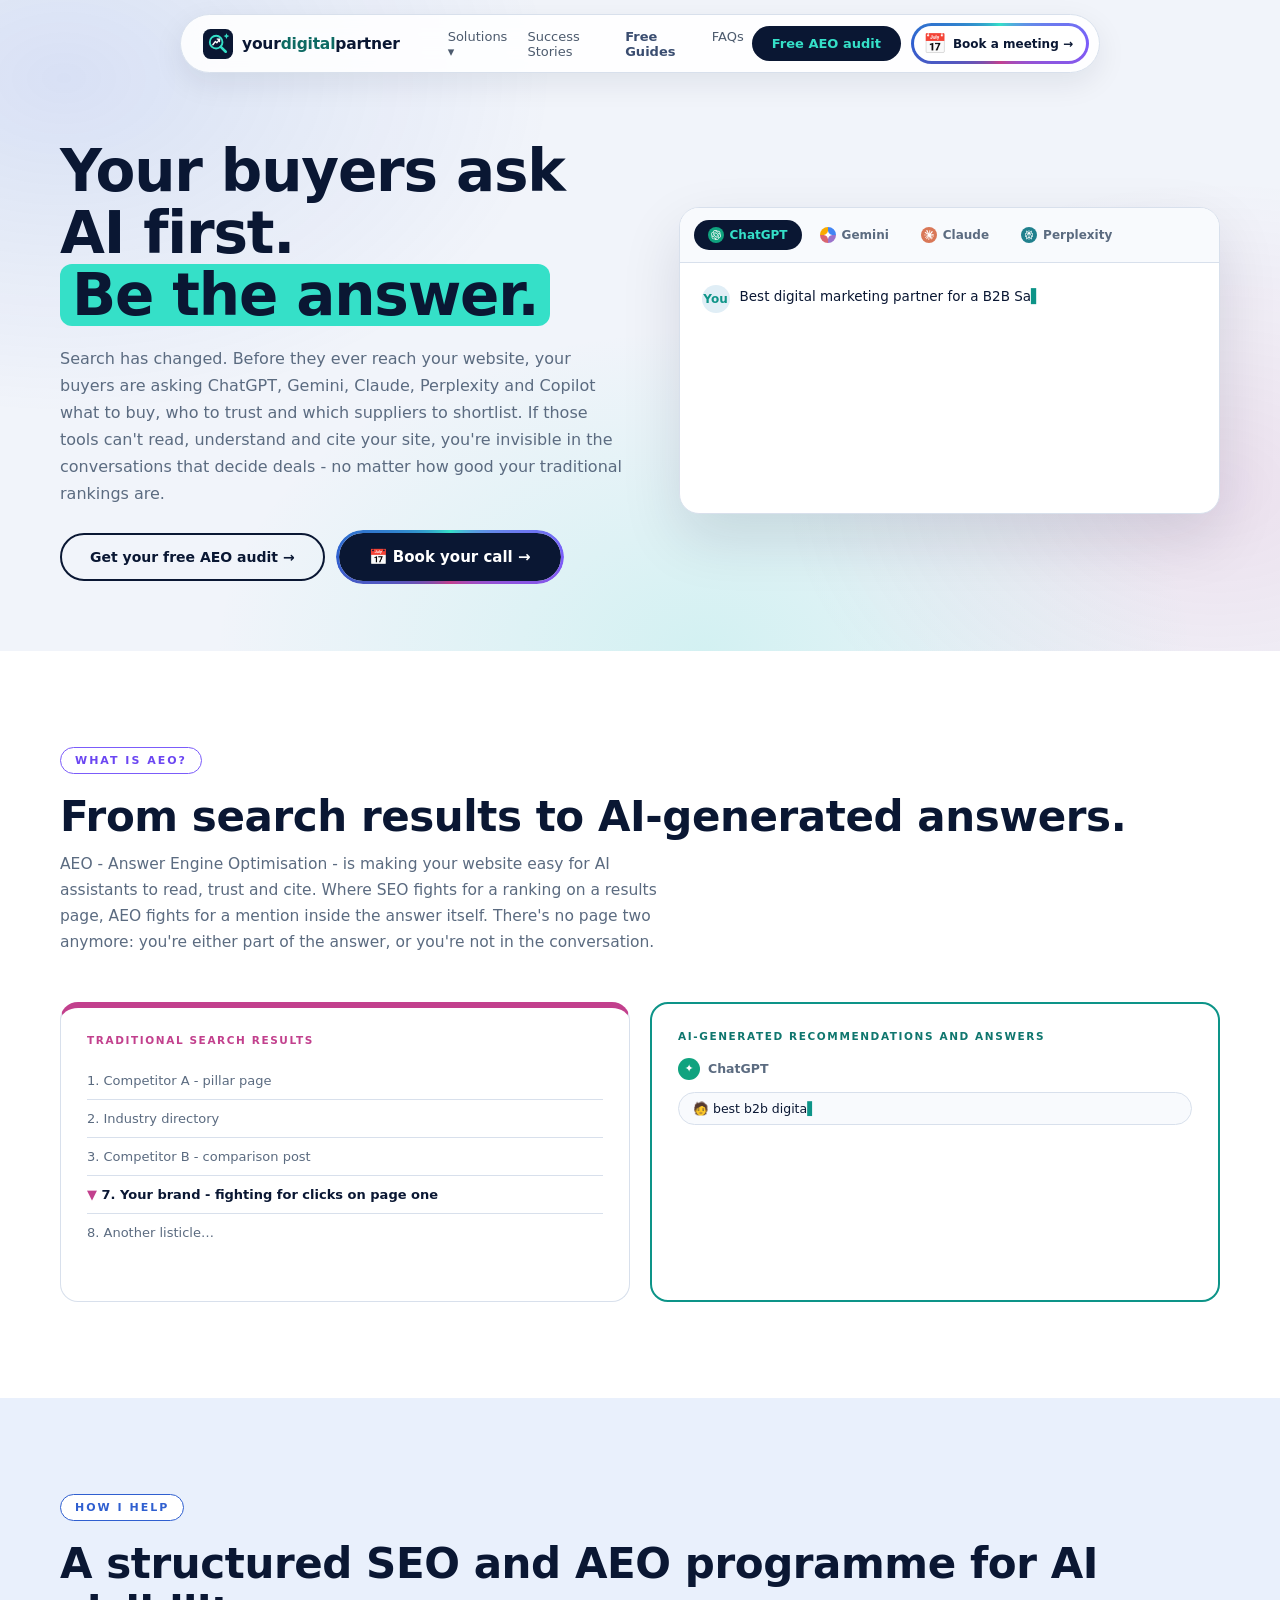
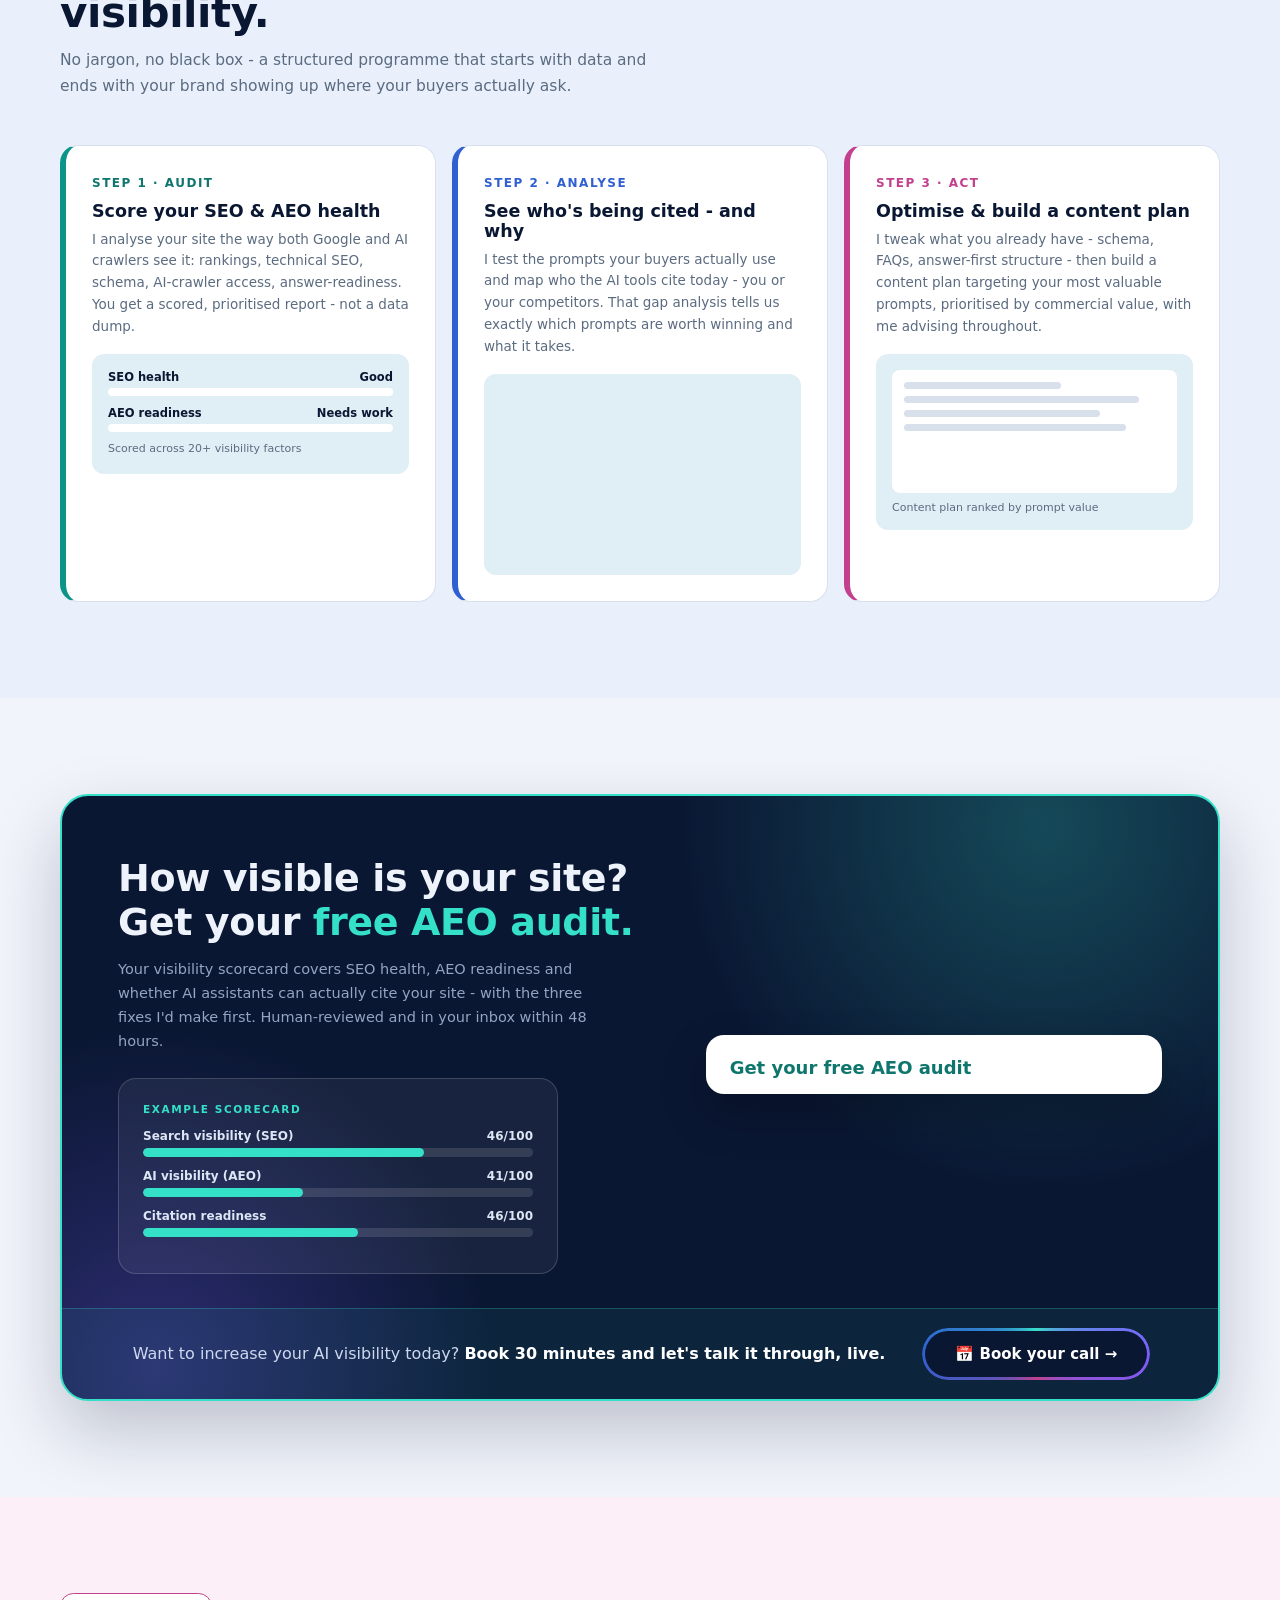
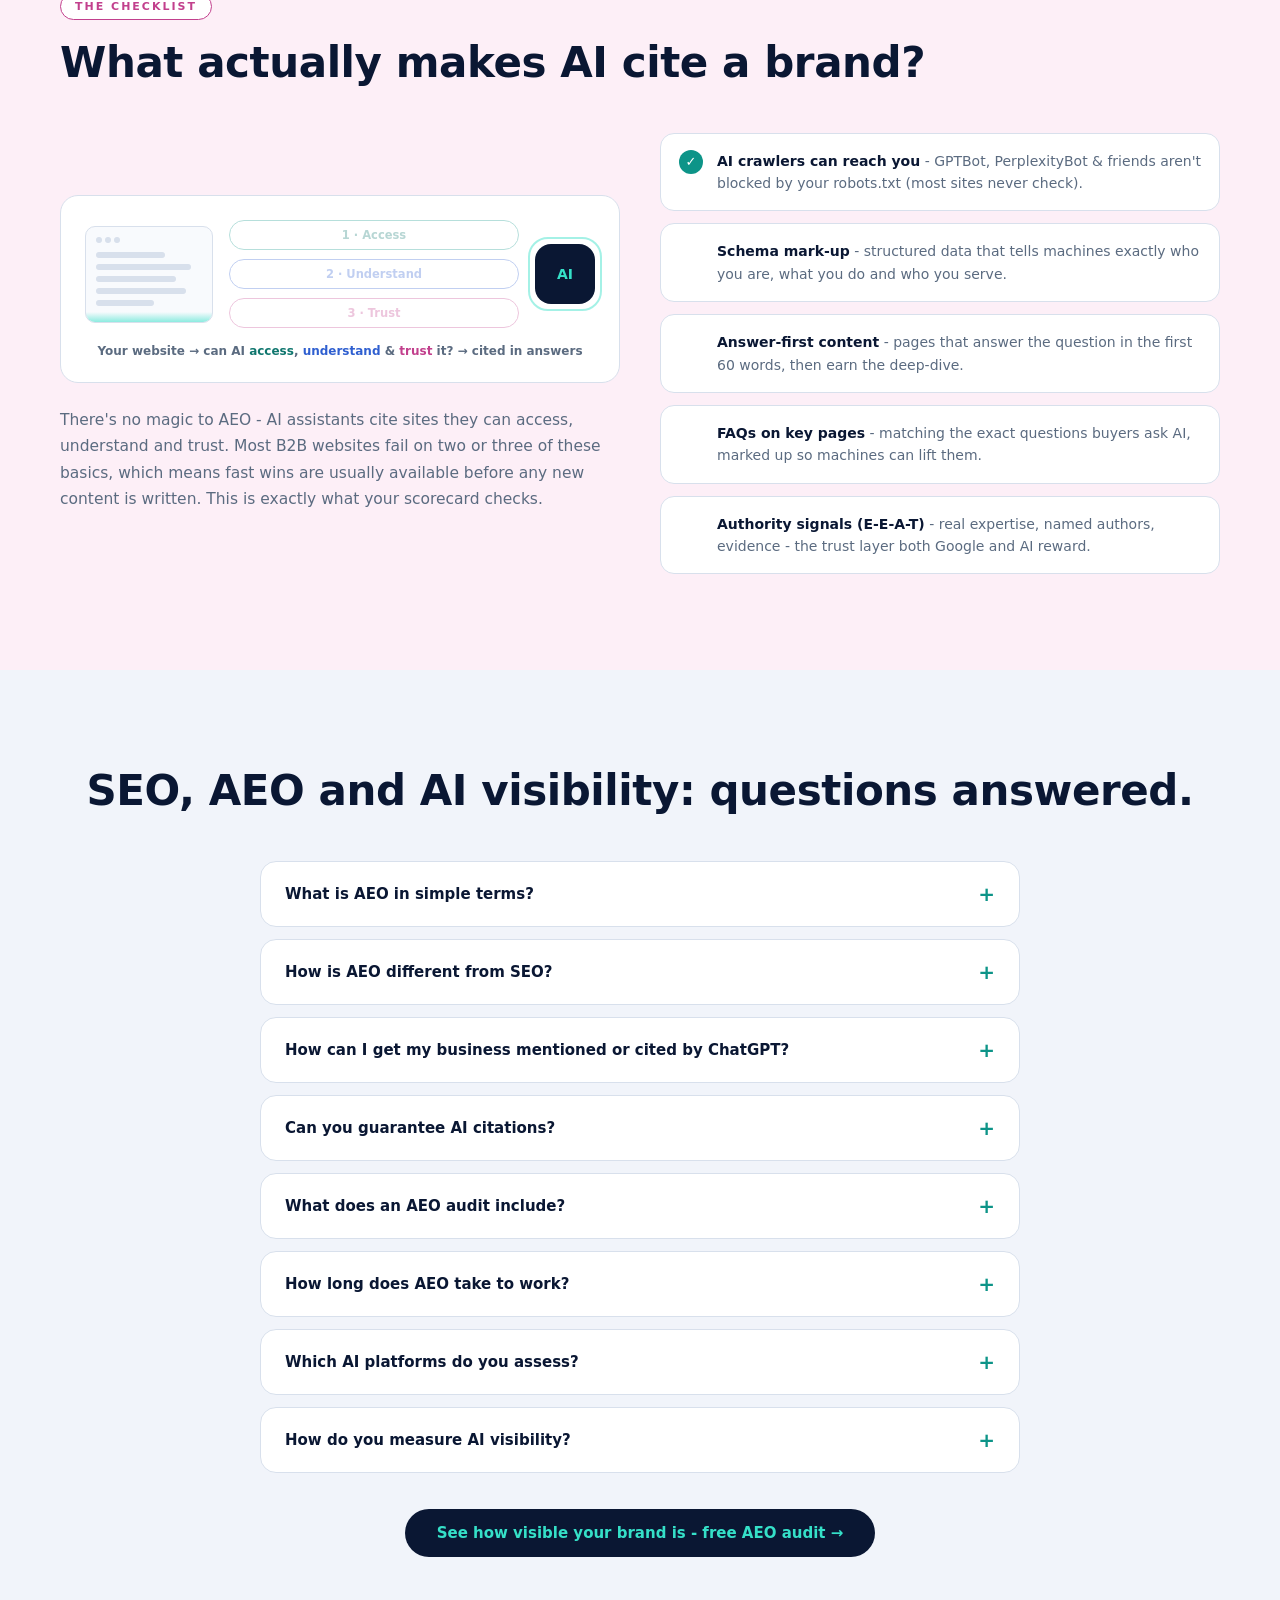
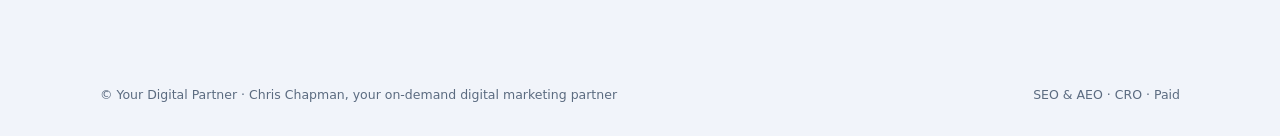
<file: solutions/seo-aeo-visibility/index.html>
<!DOCTYPE html>
<html lang="en-GB">
<head>
<meta charset="UTF-8">
<link rel="icon" type="image/svg+xml" href="/assets/logo-icon.svg">
<meta name="viewport" content="width=device-width, initial-scale=1">
<title>SEO &amp; AEO Visibility | Get Ranked by Google, Cited by AI | Your Digital Partner</title>
<meta name="description" content="How to rank in ChatGPT, Gemini and Perplexity as well as Google. I help B2B brands win AI citations and page-one rankings - free visibility scorecard.">
<link rel="canonical" href="https://your-digital-partner.co.uk/solutions/seo-aeo-visibility/">
<meta name="theme-color" content="#0a1733">
<meta property="og:type" content="website">
<meta property="og:url" content="https://your-digital-partner.co.uk/solutions/seo-aeo-visibility/">
<meta property="og:title" content="SEO &amp; AEO Visibility | Get Ranked by Google, Cited by AI | Your Digital Partner">
<meta property="og:description" content="Buyers now ask ChatGPT, Gemini, Claude and Perplexity before they buy. I help B2B brands win page-one rankings and AI citations - starting with a free visibility scorecard.">
<meta property="og:site_name" content="Your Digital Partner">
<meta property="og:image" content="https://your-digital-partner.co.uk/assets/social-card.png">
<meta property="og:image:width" content="1200">
<meta property="og:image:height" content="630">
<script type="application/ld+json">
{
  "@context": "https://schema.org",
  "@graph": [
    {
      "@type": "Organization",
      "@id": "https://your-digital-partner.co.uk/#organization",
      "name": "Your Digital Partner",
      "url": "https://your-digital-partner.co.uk/",
      "slogan": "More visibility. More leads. Measurable growth.",
      "description": "UK-based B2B digital marketing consultancy providing SEO and AI visibility, website optimisation and CRO, paid campaign support, and practical AI-enabled digital marketing for B2B and SaaS companies.",
      "logo": {
        "@type": "ImageObject",
        "@id": "https://your-digital-partner.co.uk/#logo",
        "url": "https://your-digital-partner.co.uk/assets/logo-icon.svg",
        "contentUrl": "https://your-digital-partner.co.uk/assets/logo-icon.svg",
        "caption": "Your Digital Partner"
      },
      "founder": {
        "@id": "https://your-digital-partner.co.uk/#chris-chapman"
      },
      "areaServed": {
        "@type": "Country",
        "name": "United Kingdom"
      },
      "sameAs": [
        "https://www.linkedin.com/in/chrischapman89"
      ]
    },
    {
      "@type": "Person",
      "@id": "https://your-digital-partner.co.uk/#chris-chapman",
      "name": "Chris Chapman",
      "jobTitle": "B2B Digital Marketing Consultant",
      "url": "https://your-digital-partner.co.uk/#approach",
      "worksFor": {
        "@id": "https://your-digital-partner.co.uk/#organization"
      },
      "sameAs": [
        "https://www.linkedin.com/in/chrischapman89"
      ],
      "knowsAbout": [
        "B2B digital marketing",
        "SEO",
        "AEO",
        "AI search optimisation",
        "AI visibility",
        "Website optimisation",
        "CRO",
        "Google Ads",
        "LinkedIn Ads",
        "Marketing analytics",
        "Marketing automation",
        "AI in digital marketing"
      ]
    },
    {
      "@type": "WebSite",
      "@id": "https://your-digital-partner.co.uk/#website",
      "url": "https://your-digital-partner.co.uk/",
      "name": "Your Digital Partner",
      "publisher": {
        "@id": "https://your-digital-partner.co.uk/#organization"
      },
      "inLanguage": "en-GB"
    },
    {
      "@type": "WebPage",
      "@id": "https://your-digital-partner.co.uk/solutions/seo-aeo-visibility/#webpage",
      "url": "https://your-digital-partner.co.uk/solutions/seo-aeo-visibility/",
      "name": "SEO & AEO Visibility | Get Ranked by Google, Cited by AI | Your Digital Partner",
      "description": "Buyers now ask ChatGPT, Gemini, Claude and Perplexity before they buy. I help B2B brands win page-one rankings and AI citations.",
      "isPartOf": {
        "@id": "https://your-digital-partner.co.uk/#website"
      },
      "about": {
        "@id": "https://your-digital-partner.co.uk/#seo-ai-visibility"
      },
      "breadcrumb": {
        "@id": "https://your-digital-partner.co.uk/solutions/seo-aeo-visibility/#breadcrumb"
      },
      "primaryImageOfPage": {
        "@id": "https://your-digital-partner.co.uk/#logo"
      },
      "publisher": {
        "@id": "https://your-digital-partner.co.uk/#organization"
      },
      "inLanguage": "en-GB"
    },
    {
      "@type": "BreadcrumbList",
      "@id": "https://your-digital-partner.co.uk/solutions/seo-aeo-visibility/#breadcrumb",
      "itemListElement": [
        {
          "@type": "ListItem",
          "position": 1,
          "name": "Home",
          "item": "https://your-digital-partner.co.uk/"
        },
        {
          "@type": "ListItem",
          "position": 2,
          "name": "SEO & AEO Visibility",
          "item": "https://your-digital-partner.co.uk/solutions/seo-aeo-visibility/"
        }
      ]
    },
    {
      "@type": "Service",
      "@id": "https://your-digital-partner.co.uk/#seo-ai-visibility",
      "name": "SEO and AI Visibility",
      "description": "SEO and Answer Engine Optimisation for B2B brands: technical SEO, E-E-A-T content, schema markup, AI-crawler access and answer-first content so brands rank in Google and get cited by ChatGPT, Gemini, Claude and Perplexity.",
      "serviceType": [
        "Search engine optimisation",
        "Answer engine optimisation",
        "AI visibility optimisation"
      ],
      "url": "https://your-digital-partner.co.uk/solutions/seo-aeo-visibility/",
      "provider": {
        "@id": "https://your-digital-partner.co.uk/#organization"
      },
      "areaServed": {
        "@type": "Country",
        "name": "United Kingdom"
      },
      "audience": {
        "@type": "Audience",
        "audienceType": "B2B and SaaS companies and in-house marketing teams",
        "geographicArea": {
          "@type": "Country",
          "name": "United Kingdom"
        }
      }
    },
    {
      "@type": "FAQPage",
      "@id": "https://your-digital-partner.co.uk/solutions/seo-aeo-visibility/#faq",
      "isPartOf": {
        "@id": "https://your-digital-partner.co.uk/solutions/seo-aeo-visibility/#webpage"
      },
      "inLanguage": "en-GB",
      "mainEntity": [
        {
          "@type": "Question",
          "name": "What is AEO in simple terms?",
          "acceptedAnswer": {
            "@type": "Answer",
            "text": "AEO, or Answer Engine Optimisation, is the process of improving how easily AI search tools can find, understand and use information from your website. It works alongside SEO and focuses on technical accessibility, clear entities and services, useful answers, credible evidence and content that addresses the questions buyers ask."
          }
        },
        {
          "@type": "Question",
          "name": "How is AEO different from SEO?",
          "acceptedAnswer": {
            "@type": "Answer",
            "text": "SEO improves visibility in traditional search results. AEO focuses more specifically on how your business is understood and surfaced within AI-generated answers, recommendations and citations. They share the same foundations, so AEO should normally be part of a strong SEO strategy rather than treated as a separate replacement."
          }
        },
        {
          "@type": "Question",
          "name": "How can I get my business mentioned or cited by ChatGPT?",
          "acceptedAnswer": {
            "@type": "Answer",
            "text": "There is no setting that guarantees a ChatGPT citation. The strongest foundations include allowing relevant search crawlers to access your public pages, clearly explaining your services and expertise, publishing useful original content, supporting claims with evidence and earning credible mentions elsewhere on the web."
          }
        },
        {
          "@type": "Question",
          "name": "Can you guarantee AI citations?",
          "acceptedAnswer": {
            "@type": "Answer",
            "text": "No consultant can guarantee that a particular AI platform will mention or cite a business. Results vary by platform, prompt, location, user context and changes to the underlying systems. My role is to identify and improve the factors most likely to strengthen your visibility, then measure changes across a consistent set of relevant prompts."
          }
        },
        {
          "@type": "Question",
          "name": "What does an AEO audit include?",
          "acceptedAnswer": {
            "@type": "Answer",
            "text": "The audit covers technical SEO, crawl and index accessibility, AI-search crawler access, structured data, entity clarity, service-page content, internal linking, expertise signals and visibility across selected buyer prompts. You receive a prioritised scorecard with the three actions I would address first."
          }
        },
        {
          "@type": "Question",
          "name": "How long does AEO take to work?",
          "acceptedAnswer": {
            "@type": "Answer",
            "text": "There is no fixed timeframe. Technical and on-page changes can be discovered after pages are recrawled, while improving visibility for competitive commercial topics often requires sustained content, evidence and authority building. Progress should be measured from a clear baseline rather than promised against a universal deadline."
          }
        },
        {
          "@type": "Question",
          "name": "Which AI platforms do you assess?",
          "acceptedAnswer": {
            "@type": "Answer",
            "text": "The audit can assess representative prompts across ChatGPT, Gemini, Perplexity and relevant Google AI search experiences, alongside traditional Google rankings and organic performance. The exact platforms and prompts should be selected according to where your prospective customers are most likely to research suppliers."
          }
        },
        {
          "@type": "Question",
          "name": "How do you measure AI visibility?",
          "acceptedAnswer": {
            "@type": "Answer",
            "text": "I track whether your brand is mentioned, recommended or cited across a consistent set of commercially relevant prompts, how visibility changes over time and how you compare with selected competitors. This is assessed alongside organic rankings, traffic, conversions and referral visits from AI platforms."
          }
        }
      ]
    }
  ]
}
</script>

<style>
  :root{--bg:#f1f4fa;--ink:#0a1733;--mut:#5b6b80;--lime:#35e0c8;--card:#fff;--line:#d8e0ec;--soft:#e0eef6;--blue:#2f5fd0;--pink:#c2408d;--green:#0d9488;--purple:#7b5cfa}
  *{margin:0;box-sizing:border-box;font-family:'Segoe UI',system-ui,-apple-system,sans-serif}
  html{scroll-behavior:smooth}
  [id]{scroll-margin-top:95px}
  body{background:var(--bg);color:var(--ink);overflow-x:hidden}
  a{color:inherit;text-decoration:none}
  /* NAV (shared) */
  nav{position:fixed;top:14px;left:50%;transform:translateX(-50%);z-index:50;display:flex;gap:8px;align-items:center;background:rgba(255,255,255,.88);backdrop-filter:blur(12px);border:1px solid var(--line);border-radius:99px;padding:8px 10px 8px 22px;box-shadow:0 10px 30px rgba(8,20,48,.08);width:min(920px,94vw);justify-content:space-between}
  .navr{display:flex;align-items:center;gap:10px}
  .logo{font-weight:800;font-size:15.5px;white-space:nowrap;display:flex;align-items:center;gap:9px;letter-spacing:-.2px}.logo b{color:var(--green)}.logo svg{display:block}
  nav ul{display:flex;gap:20px;list-style:none;font-size:13px;color:var(--mut)}
  nav ul li{cursor:pointer;position:relative}nav ul li:hover{color:var(--ink)}
  @property --nba{syntax:'<angle>';initial-value:0deg;inherits:false}
  .nav-book{position:relative;background:linear-gradient(#fff,#fff) padding-box,conic-gradient(from var(--nba),#35e0c8,#7b5cfa,#c2408d,#2f5fd0,#35e0c8) border-box;border:3px solid transparent;color:var(--ink);border-radius:99px;padding:6px 13px 6px 9px;font-size:12px;font-weight:700;cursor:pointer;display:inline-flex;align-items:center;gap:6px;white-space:nowrap;animation:navbaspin 3.2s linear infinite}
  @keyframes navbaspin{to{--nba:360deg}}
  .nav-book .ic{font-size:19px}
  .dd{position:absolute;top:34px;left:-40px;background:#fff;border:1px solid var(--line);border-radius:18px;padding:10px;width:450px;box-shadow:0 24px 60px rgba(8,20,48,.18);opacity:0;visibility:hidden;transform:translateY(6px);transition:all .2s}
  li:hover .dd{opacity:1;visibility:visible;transform:none}
  .dd a{display:flex;gap:14px;align-items:flex-start;padding:14px;border-radius:14px;font-size:14px;color:var(--ink);transition:background .15s}
  .dd a:hover{background:var(--soft)}
  .dd .ic{width:42px;height:42px;border-radius:12px;display:grid;place-items:center;font-size:19px;flex-shrink:0}
  .dd .ic.g{background:#dcf3ef}.dd .ic.b{background:#e8effe}.dd .ic.p{background:#fceaf3}.dd .ic.pu{background:var(--ink)}
  .dd a b{display:block;font-size:14px;margin-bottom:3px}
  .dd a small{display:block;color:var(--mut);font-size:12px;line-height:1.5}
  .cta{background:var(--ink);color:var(--lime);border:none;padding:10px 20px;border-radius:99px;font-size:13px;font-weight:700;cursor:pointer;transition:transform .2s;white-space:nowrap;display:inline-block}
  .cta:hover{transform:scale(1.05)}
  .mobile-menu-toggle{display:none}
  .mobile-menu-toggle::before{content:"";display:block;position:absolute;left:50%;top:50%;width:18px;height:12px;transform:translate(-50%,-50%);background:linear-gradient(var(--lime),var(--lime)) top/100% 2px no-repeat,linear-gradient(var(--lime),var(--lime)) center/100% 2px no-repeat,linear-gradient(var(--lime),var(--lime)) bottom/100% 2px no-repeat}
  /* LAYOUT - full-bleed colour bands with constrained inner content */
  section{padding:96px 40px}
  .wrap{max-width:1160px;margin:0 auto}
  .bg-white{background:#fff}
  .bg-blue{background:#e9f0fc}
  .bg-pink{background:#fdeff7}
  .bg-dark{background:radial-gradient(700px at 85% 0%,rgba(53,224,200,.22),transparent 65%),radial-gradient(640px at 8% 100%,rgba(123,92,250,.3),transparent 65%),var(--ink)}
  h2.sec{font-size:clamp(26px,3.4vw,42px);font-weight:800;letter-spacing:-.01em;margin-bottom:10px}
  .lead{color:var(--mut);max-width:600px;line-height:1.68;font-size:15.5px}
  .reveal{filter:opacity(0);transform:translateY(36px);transition:filter .7s,transform .7s}
  .reveal.in{filter:none;transform:none}
  .eyebrow{display:inline-block;font-size:11px;letter-spacing:2px;text-transform:uppercase;font-weight:800;color:var(--green);background:#fff;border:1.5px solid var(--green);border-radius:99px;padding:6px 14px;margin-bottom:18px}
  .eyebrow.e-purple{color:var(--purple);border-color:var(--purple)}
  .eyebrow.e-blue{color:var(--blue);border-color:var(--blue)}
  .eyebrow.e-pink{color:var(--pink);border-color:var(--pink)}
  /* HERO */
  .hero{padding:140px 40px 70px;position:relative}
  .hero::before{content:"";position:absolute;inset:0;background:radial-gradient(700px 480px at 5% 12%,rgba(47,95,208,.13),transparent 70%),radial-gradient(620px 440px at 95% 75%,rgba(194,64,141,.11),transparent 70%),radial-gradient(700px 460px at 55% 100%,rgba(53,224,200,.16),transparent 70%);pointer-events:none;z-index:0}
  .hero .wrap{display:grid;grid-template-columns:1.05fr 1fr;gap:50px;align-items:center;position:relative;z-index:1}
  h1{font-size:clamp(34px,4.6vw,58px);font-weight:800;letter-spacing:-.02em;line-height:1.07}
  h1 .hl{background:var(--lime);border-radius:12px;padding:0 12px;display:inline-block}
  .hero p{color:var(--mut);font-size:16px;line-height:1.68;margin:20px 0 26px}
  .llm-list{display:flex;gap:8px;flex-wrap:wrap;margin-bottom:28px}
  .llm{font-size:12.5px;font-weight:700;background:#fff;border:1.5px solid;border-radius:99px;padding:7px 14px}
  .llm.c1{color:#10a37f;border-color:#10a37f}
  .llm.c2{color:#4285f4;border-color:#4285f4}
  .llm.c3{color:#d97757;border-color:#d97757}
  .llm.c4{color:#20808d;border-color:#20808d}
  .llm.c5{color:#7b5cfa;border-color:#7b5cfa}
  .llm.c6{color:#ea4335;border-color:#ea4335}
  /* LLM CHAT ILLUSTRATION */
  .chatbox{background:#fff;border:1px solid var(--line);border-radius:20px;box-shadow:0 24px 60px rgba(8,20,48,.12);overflow:hidden}
  .chat-tabs{display:flex;gap:4px;padding:12px 14px;border-bottom:1px solid var(--line);background:#f8fafd}
  .chat-tab{font:inherit;font-size:12px;font-weight:700;padding:7px 14px;border:0;background:transparent;border-radius:99px;color:var(--mut);transition:all .3s;cursor:pointer;display:inline-flex;align-items:center;gap:6px}
  .tlogo{width:16px;height:16px;border-radius:50%;display:inline-grid;place-items:center;font-size:9px;font-weight:900;color:#fff;flex-shrink:0}
  .tlogo.t1{background:#10a37f}
  .tlogo.t2{background:conic-gradient(#4285f4 0 25%,#9b72cb 0 50%,#d96570 0 75%,#f9ab00 0)}
  .tlogo.t3{background:#d97757}
  .tlogo.t4{background:#20808d}
  .chat-tab:hover{background:var(--soft);color:var(--ink)}
  .chat-tab.on{background:var(--ink);color:var(--lime)}
  .chat-body{padding:22px;min-height:250px}
  .prompt-row{display:flex;gap:10px;align-items:flex-start;margin-bottom:16px}
  .avatar{width:28px;height:28px;border-radius:50%;flex-shrink:0;display:grid;place-items:center;font-size:12px;font-weight:800}
  .avatar.u{background:var(--soft);color:var(--green)}
  .avatar.b{background:var(--ink);color:var(--lime)}
  .bubble{font-size:13.5px;line-height:1.65;color:var(--ink)}
  .bubble .caret::after{content:"▌";color:var(--green);animation:blink 1s steps(1) infinite}
  @keyframes blink{50%{opacity:0}}
  .bubble .brand{background:rgba(53,224,200,.55);padding:1px 5px;border-radius:4px;font-weight:700}
  .bubble .src{display:inline-block;font-size:11px;background:var(--soft);color:var(--green);padding:2px 9px;border-radius:99px;margin-top:8px;font-weight:700}
  /* THEN / NOW */
  .split{display:grid;grid-template-columns:1fr 1fr;gap:20px;margin-top:46px}
  .panel{background:#fff;border:1px solid var(--line);border-radius:18px;padding:26px}
  .panel .ptag{font-size:10.5px;letter-spacing:1.6px;text-transform:uppercase;color:var(--mut);margin-bottom:16px;font-weight:800}
  .panel.then{border-top:6px solid var(--pink)}.panel.then .ptag{color:var(--pink)}
  .serp div{border-bottom:1px solid var(--line);padding:11px 0;font-size:13px;color:var(--mut)}
  .serp div:last-child{border:none}
  .serp .you{color:var(--ink);font-weight:700}.serp .you::before{content:"▼ ";color:var(--pink)}
  .panel.now{border:2px solid var(--green);position:relative}
  .panel.now .ptag{color:var(--green)}
  .ai-stage{position:relative;min-height:216px}
  .scene{position:absolute;inset:0;opacity:0;transition:opacity .5s}
  .scene.on{opacity:1}
  .sc-head{display:flex;align-items:center;gap:8px;font-weight:800;font-size:12.5px;margin-bottom:12px;color:var(--mut)}
  .sc-logo{width:22px;height:22px;border-radius:50%;display:grid;place-items:center;font-size:11px;font-weight:900;color:#fff}
  .sc-logo.c1{background:#10a37f}
  .sc-logo.c2{background:conic-gradient(#ea4335 0 25%,#fbbc05 0 50%,#34a853 0 75%,#4285f4 0)}
  .sc-q{background:#f8fafd;border:1px solid var(--line);border-radius:99px;padding:8px 14px;font-size:12.5px;margin-bottom:12px}
  .caret::after{content:"▌";color:var(--green);animation:blink 1s steps(1) infinite}
  .rrow{display:flex;justify-content:space-between;align-items:center;background:#f8fafd;border:1px solid var(--line);border-radius:10px;padding:9px 12px;font-size:12.5px;margin-bottom:8px;filter:opacity(0);transform:translateY(6px);transition:filter .4s,transform .4s,border-color .4s,background .4s}
  .sc-rows.show .rrow{filter:none;transform:none}
  .sc-rows.show .rrow:nth-child(2){transition-delay:.25s}
  .sc-rows.show .rrow:nth-child(3){transition-delay:.5s}
  .rrow.win{border-color:var(--lime);background:rgba(53,224,200,.12)}
  .citechip{font-size:10px;font-weight:800;background:var(--lime);color:var(--ink);border-radius:99px;padding:2px 8px}
  .sc2-grid{display:grid;grid-template-columns:1.4fr 1fr;gap:10px}
  .aio{border:1.5px solid transparent;border-radius:12px;padding:12px;background:linear-gradient(#fff,#fff) padding-box,linear-gradient(100deg,#4285f4,#a06bfa,#ea4335) border-box;font-size:12px;opacity:0;transition:opacity .45s}
  .aio b{font-size:11px;color:#6a48d7;display:block;margin-bottom:5px}
  .aio p{line-height:1.55}
  .brandhl{background:rgba(53,224,200,.35);padding:0 4px;border-radius:4px;font-weight:700}
  .g-side{background:#f8fafd;border:1px solid var(--line);border-radius:12px;padding:12px;font-size:11px;opacity:0;transition:opacity .45s .3s}
  .g-side small{display:block;color:var(--mut);font-size:9.5px;text-transform:uppercase;letter-spacing:1px;margin-bottom:4px}
  .g-side b{display:block;margin-bottom:8px;color:var(--green)}
  .g-side i{display:block;height:6px;background:var(--line);border-radius:99px;margin-bottom:5px}
  .sc2.show .aio,.sc2.show .g-side{opacity:1}
  /* HOW I HELP */
  .helps{display:grid;grid-template-columns:repeat(3,1fr);gap:16px;margin-top:46px}
  .help{background:#fff;border:1px solid var(--line);border-left:6px solid var(--green);border-radius:18px;padding:26px;transition:transform .25s,box-shadow .25s}
  .help:hover{transform:translateY(-5px);box-shadow:0 18px 40px rgba(8,20,48,.1)}
  .help .num{font-size:12px;font-weight:800;color:var(--green);letter-spacing:1.5px;text-transform:uppercase}
  .help.h-blue{border-left-color:var(--blue)}.help.h-blue .num{color:var(--blue)}
  .help.h-pink{border-left-color:var(--pink)}.help.h-pink .num{color:var(--pink)}
  .help h3{font-size:17.5px;margin:10px 0 8px}
  .help p{font-size:13.5px;color:var(--mut);line-height:1.62}
  .illus{background:var(--soft);border-radius:12px;padding:16px;margin-top:16px;min-height:120px;font-size:12px}
  /* score bars illus */
  .ib{margin-bottom:10px}
  .ib .l{display:flex;justify-content:space-between;font-weight:700;font-size:11.5px;margin-bottom:4px}
  .ib .t{height:8px;background:#fff;border-radius:99px;overflow:hidden}
  .ib .f{height:100%;background:var(--green);border-radius:99px;width:0%;animation:grow 3s ease-in-out infinite}
  .ib.warn .f{background:var(--pink);animation-name:grow2}
  @keyframes grow{0%,15%{width:0}55%,90%{width:74%}100%{width:0}}
  @keyframes grow2{0%,15%{width:0}55%,90%{width:38%}100%{width:0}}
  /* citation rows illus */
  .crow{display:flex;justify-content:space-between;align-items:center;background:#fff;border-radius:8px;padding:8px 10px;margin-bottom:8px;font-size:11.5px;filter:opacity(0);animation:rowin 6s infinite}
  .crow:nth-child(2){animation-delay:.7s}.crow:nth-child(3){animation-delay:1.4s}.crow:nth-child(4){animation-delay:2.1s}
  @keyframes rowin{0%{filter:opacity(0);transform:translateY(6px)}12%,85%{filter:none;transform:none}95%,100%{filter:opacity(0)}}
  .pill{font-size:10px;font-weight:800;border-radius:99px;padding:2px 8px}
  .pill.ok{background:rgba(13,148,136,.15);color:#0d6a63}
  .pill.no{background:rgba(194,64,141,.14);color:#a82b78}
  /* content plan illus */
  .doc{background:#fff;border-radius:8px;padding:12px;position:relative}
  .doc i{display:block;height:7px;border-radius:99px;background:var(--line);margin-bottom:7px}
  .doc i:nth-child(1){width:60%}.doc i:nth-child(2){width:90%}.doc i:nth-child(3){width:75%}.doc i:nth-child(4){width:85%}
  .chipwrap{display:flex;gap:6px;flex-wrap:wrap;margin-top:10px}
  .chipwrap span{font-size:10px;font-weight:800;background:var(--ink);color:var(--lime);border-radius:99px;padding:3px 9px;filter:opacity(0);animation:chipin 5s infinite}
  .chipwrap span:nth-child(2){animation-delay:.6s}.chipwrap span:nth-child(3){animation-delay:1.2s}.chipwrap span:nth-child(4){animation-delay:1.8s}
  @keyframes chipin{0%{filter:opacity(0);transform:scale(.7)}14%,85%{filter:none;transform:none}95%,100%{filter:opacity(0)}}
  /* SCORECARD CTA - standout feature panel */
  .scoreband{background:radial-gradient(560px at 85% 5%,rgba(53,224,200,.25),transparent 65%),radial-gradient(520px at 8% 95%,rgba(123,92,250,.3),transparent 65%),var(--ink);border:2px solid var(--lime);border-radius:28px;box-shadow:0 30px 70px rgba(8,20,48,.22);color:#eef2fb;position:relative;overflow:hidden}
  .sb-top{padding:60px 56px 34px;display:grid;grid-template-columns:1.2fr 1fr;gap:40px;align-items:center}
  .scoreband h2{font-size:clamp(24px,3.2vw,38px);font-weight:800;letter-spacing:-.01em}
  .scoreband h2 span{color:var(--lime)}
  .scoreband p{color:#93a5c1;font-size:14.5px;line-height:1.65;margin:14px 0 24px;max-width:480px}
  .scoreband .cta{background:var(--lime);color:var(--ink);font-size:15px;padding:15px 30px;animation:pulseGlow 2.4s ease-out infinite}
  @keyframes pulseGlow{0%{box-shadow:0 0 0 0 rgba(53,224,200,.55)}70%{box-shadow:0 0 0 14px rgba(53,224,200,0)}100%{box-shadow:0 0 0 0 rgba(53,224,200,0)}}
  .scoreband .scorecard-mini{margin-top:22px;max-width:440px}
  /* Book-a-call strip: attached inside the same card, directly under the form - not a separate block */
  .sb-book{border-top:1px solid rgba(53,224,200,.25);background:rgba(53,224,200,.07);padding:22px 56px;display:flex;align-items:center;justify-content:center;gap:40px;flex-wrap:wrap}
  .sb-book .txt{font-size:16px;color:#cdd8ef;line-height:1.5}
  .sb-book .txt b{color:#fff}
  @property --sba{syntax:'<angle>';initial-value:0deg;inherits:false}
  .sb-book-cta{position:relative;background:var(--ink);color:#fff;padding:14px 30px;border-radius:99px;font-size:15px;font-weight:800;border:0;cursor:pointer;white-space:nowrap;z-index:1}
  .sb-book-cta::before{content:"";position:absolute;inset:-3px;border-radius:99px;padding:3px;background:conic-gradient(from var(--sba),var(--lime),var(--purple),var(--pink),var(--blue),var(--lime));-webkit-mask:linear-gradient(#fff 0 0) content-box,linear-gradient(#fff 0 0);-webkit-mask-composite:xor;mask-composite:exclude;animation:sbaspin 3.2s linear infinite;z-index:-1}
  @keyframes sbaspin{to{--sba:360deg}}
  .sb-form{background:#fff;border-radius:18px;padding:22px 24px 16px;box-shadow:0 20px 44px rgba(0,0,0,.25)}
  .sbtag{font-size:18px;letter-spacing:0;text-transform:none;line-height:1.25;color:var(--green);font-weight:800;margin-bottom:10px}
  .sb-form .hs-form-frame{margin:-4px 0 -12px;width:100%;min-width:0}
  .scorecard-mini{background:rgba(255,255,255,.06);border:1px solid rgba(255,255,255,.16);border-radius:18px;padding:24px}
  .scorecard-mini .tag{font-size:10.5px;letter-spacing:1.6px;text-transform:uppercase;color:var(--lime);font-weight:800;margin-bottom:14px}
  .mb{margin-bottom:12px}
  .mb .l{display:flex;justify-content:space-between;font-size:12px;font-weight:700;margin-bottom:5px;color:#dde6f5}
  .mb .t{height:9px;background:rgba(255,255,255,.12);border-radius:99px;overflow:hidden}
  .mb .f{height:100%;border-radius:99px;background:var(--lime);width:0;transition:width 1.3s cubic-bezier(.2,.8,.2,1)}
  /* CHECKLIST */
  .checkgrid{display:grid;grid-template-columns:1fr 1fr;gap:40px;align-items:center;margin-top:46px}
  /* AEO pipeline graphic - access → understand → trust */
  .aeo-graphic{background:#fff;border:1px solid var(--line);border-radius:18px;padding:24px;margin-bottom:24px}
  .ag-row{display:flex;align-items:center;gap:16px;justify-content:space-between}
  .mini-site{width:128px;flex-shrink:0;background:#f8fafd;border:1px solid var(--line);border-radius:10px;padding:10px;position:relative;overflow:hidden}
  .mini-site .mbar{display:flex;gap:3px;margin-bottom:9px}
  .mini-site .mbar i{width:6px;height:6px;border-radius:50%;background:var(--line)}
  .mini-site u{display:block;height:6px;border-radius:99px;background:var(--line);margin-bottom:6px;text-decoration:none}
  .mini-site u:nth-of-type(1){width:65%}.mini-site u:nth-of-type(2){width:90%}.mini-site u:nth-of-type(3){width:75%}.mini-site u:nth-of-type(4){width:85%}.mini-site u:nth-of-type(5){width:55%}
  .scanline{position:absolute;left:0;right:0;height:20px;background:linear-gradient(180deg,transparent,rgba(53,224,200,.55),transparent);animation:scan 3s linear infinite}
  @keyframes scan{0%{top:-20px}100%{top:100%}}
  .ag-flow{display:grid;gap:9px;flex:1}
  .ag-node{font-size:11.5px;font-weight:800;border-radius:99px;padding:7px 12px;text-align:center;border:1.5px solid;background:#fff;filter:opacity(.3);animation:nodeon 4.8s infinite}
  .ag-node.n1{color:var(--green);border-color:var(--green)}
  .ag-node.n2{color:var(--blue);border-color:var(--blue);animation-delay:1.6s}
  .ag-node.n3{color:var(--pink);border-color:var(--pink);animation-delay:3.2s}
  @keyframes nodeon{0%,8%{filter:opacity(.3);transform:none}16%,38%{filter:none;transform:scale(1.06)}48%,100%{filter:opacity(.3);transform:none}}
  .ai-chip{width:60px;height:60px;flex-shrink:0;border-radius:16px;background:var(--ink);color:var(--lime);display:grid;place-items:center;font-weight:800;font-size:14px;position:relative}
  .ai-chip::after{content:"";position:absolute;inset:-7px;border-radius:20px;border:2px solid rgba(53,224,200,.45);animation:chippulse 2.2s infinite}
  @keyframes chippulse{0%{transform:scale(.92);opacity:1}100%{transform:scale(1.18);opacity:0}}
  .ag-cap{text-align:center;font-size:12px;color:var(--mut);font-weight:600;margin-top:16px}
  .ag-cap b.g{color:var(--green)}.ag-cap b.b{color:var(--blue)}.ag-cap b.p{color:var(--pink)}
  .checks{display:grid;gap:12px}
  .check{background:#fff;border:1px solid var(--line);border-radius:14px;padding:16px 18px;display:flex;gap:14px;align-items:flex-start;font-size:14px;line-height:1.6;color:var(--mut)}
  .check b{color:var(--ink)}
  .tick{width:24px;height:24px;border-radius:50%;background:var(--green);color:#fff;display:grid;place-items:center;font-size:13px;font-weight:800;flex-shrink:0;transform:scale(0)}
  .check:nth-child(2) .tick{background:var(--blue)}
  .check:nth-child(3) .tick{background:var(--pink)}
  .check:nth-child(4) .tick{background:var(--purple)}
  .check:nth-child(5) .tick{background:#f97316}
  .check.on .tick{animation:tickin .45s cubic-bezier(.3,1.6,.5,1) forwards}
  @keyframes tickin{to{transform:scale(1)}}
  /* FAQ */
  .faq{max-width:760px;margin:46px auto 0}
  details{background:#fff;border:1px solid var(--line);border-radius:16px;padding:20px 24px;margin-bottom:12px;transition:box-shadow .2s}
  details:hover{box-shadow:0 10px 26px rgba(8,20,48,.08)}
  summary{font-weight:700;font-size:15px;cursor:pointer;list-style:none;display:flex;justify-content:space-between;align-items:center}
  summary::after{content:"+";font-size:20px;color:var(--green);transition:transform .25s}
  details[open] summary::after{transform:rotate(45deg)}
  details p{color:var(--mut);font-size:14px;line-height:1.7;margin-top:12px}
  footer{padding:34px 40px;font-size:12.5px;color:var(--mut);max-width:1160px;margin:0 auto;display:flex;justify-content:space-between;gap:14px;flex-wrap:wrap}
  footer a:hover{color:var(--ink)}
  .mobile-sticky-cta{display:none}
  @media(max-width:900px){body{padding-bottom:74px}nav ul{display:none}.navr>.cta{display:none}.navr>.nav-book{display:none}.mobile-menu-toggle{position:relative;display:grid;place-items:center;width:42px;height:42px;border:0;background:var(--ink);color:var(--lime);border-radius:50%;font-size:0;line-height:0;cursor:pointer;padding:0}nav.open ul{display:flex;position:absolute;top:calc(100% + 8px);left:0;right:0;flex-direction:column;gap:4px;background:#fff;border:1px solid var(--line);border-radius:18px;padding:10px;box-shadow:0 18px 42px rgba(8,20,48,.18)}nav.open ul li{padding:10px}nav.open .dd{position:static;opacity:1;visibility:visible;transform:none;width:auto;box-shadow:none;border:0;padding:6px 0 0;background:transparent}nav.open .dd a{padding:10px}.mobile-sticky-cta{position:fixed;left:0;right:0;bottom:0;z-index:60;display:flex;align-items:center;justify-content:center;background:var(--ink);color:var(--lime);border-radius:0;padding:17px 20px calc(17px + env(safe-area-inset-bottom));font-size:16px;font-weight:800;box-shadow:0 -10px 28px rgba(8,20,48,.18)}.mobile-sticky-cta::after{content:"\2192";display:inline-block;margin-left:10px;animation:stickyArrow 1.35s ease-in-out infinite}.hero{padding:120px 20px 50px}.hero .wrap{grid-template-columns:1fr}section{padding:70px 20px}.helps,.split,.checkgrid,.sb-top{grid-template-columns:1fr}.checkgrid>*{min-width:0}.sb-top{padding:36px 14px 20px}.sb-top>div{min-width:0}.sb-book{padding:18px 16px;gap:10px;text-align:center}.hero .cta,section .cta{max-width:100%;white-space:normal;text-align:center}nav .cta{white-space:normal}.sc2-grid{grid-template-columns:1fr}.sb-form{padding:20px 8px 12px;width:100%;max-width:none;overflow:visible}.sbtag{font-size:21px;margin-bottom:12px}.sb-form .hs-form-frame{width:116%;max-width:116%;margin-left:-8%;overflow:visible}.sb-form .hs-form-frame iframe{width:100%!important;min-width:0!important;transform:none}.chat-tabs{flex-wrap:wrap}.chat-tab{flex:1 1 calc(50% - 4px);text-align:center}.reveal{filter:none;transform:none;transition:none}}
  @keyframes stickyArrow{0%,100%{transform:translateX(0);opacity:.68}50%{transform:translateX(6px);opacity:1}}

  .dd .ic .ai-mark{font-weight:900;font-size:14.5px;letter-spacing:.5px;color:#fff}
  .nav-mob-cta-li{display:none}
  @media(max-width:980px){
    nav.open ul .nav-mob-cta-li{display:block;padding:8px 4px 4px;margin-top:6px;border-top:1px solid #d8e0ec}
    .nav-mob-cta{width:100%;background:#35e0c8;color:#0a1733;border:0;border-radius:12px;padding:15px;font-size:15.5px;font-weight:800;cursor:pointer;display:flex;align-items:center;justify-content:center;gap:8px;box-shadow:0 8px 20px rgba(53,224,200,.35)}
    .nav-mob-cta .ic{font-size:18px}
  }

/* a11y contrast (WCAG AA) */
.sbtag{color:#0f766e}nav ul{color:#4d5b6e}.ag-cap b.g{color:#0f766e}.ag-node.n1{color:#0f766e}.help .num{color:#0f766e}.logo b{color:#0d6a63}.eyebrow.e-purple{color:#6b46f2}.panel.now .ptag{color:#0f766e}
</style>
<style>
.hs-book-modal{display:none;position:fixed;inset:0;z-index:99999}
.hs-book-modal.open{display:block}
.hs-book-overlay{position:absolute;inset:0;background:rgba(8,20,48,.55)}
.hs-book-dialog{position:relative;background:#fff;max-width:1040px;width:calc(100% - 40px);margin:4vh auto;border-radius:16px;box-shadow:0 30px 80px rgba(8,20,48,.35);padding:32px 34px 24px;max-height:92vh;overflow:auto}
.hs-book-x{position:absolute;top:6px;right:12px;border:0;background:transparent;font-size:30px;line-height:1;cursor:pointer;color:#0a1733;z-index:2}
.hs-book-dialog .meetings-iframe-container{min-height:660px;border-radius:24px;overflow:hidden;transform:translateZ(0);-webkit-mask-image:-webkit-radial-gradient(white,black)}
.hs-book-dialog .meetings-iframe-container iframe{border-radius:24px}
@media(max-width:600px){.hs-book-dialog{width:calc(100% - 20px);padding:16px 12px 12px}.hs-book-x{top:4px;right:8px}}
</style>
    <!-- Start of HubSpot Embed Code -->
    <script type="text/javascript" id="hs-script-loader" async defer src="https://js-eu1.hs-scripts.com/146760313.js"></script>
    <!-- End of HubSpot Embed Code -->
</head>
<body>

<nav>
  <a class="logo" href="/">
    <svg viewBox="0 0 64 64" width="30" height="30" xmlns="http://www.w3.org/2000/svg"><rect width="64" height="64" rx="16" fill="#0a1733"/><circle cx="28" cy="28" r="13.5" fill="none" stroke="#35e0c8" stroke-width="4"/><path d="M38 38 L48.5 48.5" stroke="#35e0c8" stroke-width="5.5" stroke-linecap="round"/><path d="M21 33.5 L26.5 26.5 L29.5 29.5 L35 22.5" fill="none" stroke="#fff" stroke-width="3" stroke-linecap="round" stroke-linejoin="round"/><path d="M30.5 21.5 L35.5 21.9 L35.1 26.9" fill="none" stroke="#fff" stroke-width="3" stroke-linecap="round" stroke-linejoin="round"/><path d="M50 9 l1.9 4.2 4.2 1.9 -4.2 1.9 -1.9 4.2 -1.9 -4.2 -4.2 -1.9 4.2 -1.9 z" fill="#35e0c8"/></svg>
    <span>your<b>digital</b>partner</span>
  </a>
  <ul>
    <li>Solutions ▾
      <div class="dd">
        <a href="/solutions/seo-aeo-visibility/"><span class="ic g">🔍</span><span><b>SEO &amp; AEO Visibility</b><small>Rank on Google and get cited by ChatGPT, Gemini &amp; Perplexity</small></span></a>
        <a href="/solutions/website-optimisation-cro/"><span class="ic b">📈</span><span><b>Website Optimisation &amp; CRO</b><small>Heatmaps, A/B testing &amp; personalisation that turn traffic into pipeline</small></span></a>
        <a href="/solutions/ai-marketing/"><span class="ic pu"><b class="ai-mark">AI</b></span><span><b>AI-Enabled Digital Marketing</b><small>Practical AI across reporting, SEO, conversion &amp; HubSpot</small></span></a>
        <a href="/solutions/paid-campaigns/"><span class="ic p">🎯</span><span><b>Performance Marketing</b><small>Google &amp; LinkedIn Ads accountable to revenue, not clicks</small></span></a>
      </div>
    </li>
    <li><a href="/success-stories/">Success Stories</a></li>
    <li><a href="/blog/" style="color:#3a4d70;font-weight:800">Free Guides</a></li>
    <li><a href="#faq">FAQs</a></li>
      <li class="nav-mob-cta-li"><button class="nav-mob-cta" type="button" onclick="document.querySelector('nav').classList.remove('open');return false;" data-book><span class="ic">📅</span> Book a meeting</button></li>
  </ul>
  <div class="navr">
  <a class="cta" href="#scorecard">Free AEO audit</a>
  <button class="nav-book" type="button" title="Book a 30-minute call" aria-label="Book a 30-minute call" data-book><span class="ic">📅</span>Book a meeting →</button>
  <button class="mobile-menu-toggle" type="button" aria-label="Open menu" onclick="this.closest('nav').classList.toggle('open')">☰</button>
  </div>
</nav>
<a class="mobile-sticky-cta" href="#scorecard">Free AEO audit</a>

<header class="hero">
  <div class="wrap">
  <div>
    <h1>Your buyers ask AI first.<br><span class="hl">Be the answer.</span></h1>
    <p>Search has changed. Before they ever reach your website, your buyers are asking ChatGPT, Gemini, Claude, Perplexity and Copilot what to buy, who to trust and which suppliers to shortlist. If those tools can't read, understand and cite your site, you're invisible in the conversations that decide deals - no matter how good your traditional rankings are.</p>
    <div style="display:flex;gap:14px;flex-wrap:wrap;margin-top:6px">
      <a class="cta" href="#scorecard" style="padding:14px 28px;font-size:14px;background:transparent;color:var(--ink);border:2px solid var(--ink)">Get your free AEO audit →</a>
      <button class="sb-book-cta" type="button" data-book>📅 Book your call →</button>
    </div>
  </div>
  <div class="chatbox">
    <div class="chat-tabs" id="tabs">
      <button class="chat-tab on" type="button"><span class="tlogo t1"><svg viewBox="0 0 24 24" width="10" height="10" fill="#fff"><path d="M22.2819 9.8211a5.9847 5.9847 0 0 0-.5157-4.9108 6.0462 6.0462 0 0 0-6.5098-2.9A6.0651 6.0651 0 0 0 4.9807 4.1818a5.9847 5.9847 0 0 0-3.9977 2.9 6.0462 6.0462 0 0 0 .7427 7.0966 5.98 5.98 0 0 0 .511 4.9107 6.051 6.051 0 0 0 6.5146 2.9001A5.9847 5.9847 0 0 0 13.2599 24a6.0557 6.0557 0 0 0 5.7718-4.2058 5.9894 5.9894 0 0 0 3.9977-2.9001 6.0557 6.0557 0 0 0-.7475-7.0729zm-9.022 12.6081a4.4755 4.4755 0 0 1-2.8764-1.0408l.1419-.0804 4.7783-2.7582a.7948.7948 0 0 0 .3927-.6813v-6.7369l2.02 1.1686a.071.071 0 0 1 .038.052v5.5826a4.504 4.504 0 0 1-4.5245 4.4944zm-9.6607-4.1254a4.4708 4.4708 0 0 1-.5346-3.0137l.142.0852 4.783 2.7582a.7712.7712 0 0 0 .7806 0l5.8428-3.3685v2.3324a.0804.0804 0 0 1-.0332.0615L9.74 19.9502a4.4992 4.4992 0 0 1-6.1408-1.6464zM2.3408 7.8956a4.485 4.485 0 0 1 2.3655-1.9728V11.6a.7664.7664 0 0 0 .3879.6765l5.8144 3.3543-2.0201 1.1685a.0757.0757 0 0 1-.071 0l-4.8303-2.7865A4.504 4.504 0 0 1 2.3408 7.872zm16.5963 3.8558L13.1038 8.364 15.1192 7.2a.0757.0757 0 0 1 .071 0l4.8303 2.7913a4.4944 4.4944 0 0 1-.6765 8.1042v-5.6772a.79.79 0 0 0-.407-.667zm2.0107-3.0231l-.142-.0852-4.7735-2.7818a.7759.7759 0 0 0-.7854 0L9.409 9.2297V6.8974a.0662.0662 0 0 1 .0284-.0615l4.8303-2.7866a4.4992 4.4992 0 0 1 6.6802 4.66zM8.3065 12.863l-2.02-1.1638a.0804.0804 0 0 1-.038-.0567V6.0742a4.4992 4.4992 0 0 1 7.3757-3.4537l-.142.0805L8.704 5.459a.7948.7948 0 0 0-.3927.6813zm1.0976-2.3654l2.602-1.4998 2.6069 1.4998v2.9994l-2.5974 1.4997-2.6067-1.4997z"/></svg></span>ChatGPT</button><button class="chat-tab" type="button"><span class="tlogo t2"><svg viewBox="0 0 24 24" width="10" height="10" fill="#fff"><path d="M12 2c.4 5 4.9 9.6 10 10-5.1.4-9.6 5-10 10-.4-5-4.9-9.6-10-10 5.1-.4 9.6-5 10-10z"/></svg></span>Gemini</button><button class="chat-tab" type="button"><span class="tlogo t3"><svg viewBox="0 0 24 24" width="10" height="10" fill="#fff"><path d="m4.7144 15.9555 4.7174-2.6471.079-.2307-.079-.1275h-.2307l-.7893-.0486-2.6956-.0729-2.3375-.0971-2.2646-.1214-.5707-.1215-.5343-.7042.0546-.3522.4797-.3218.686.0608 1.5179.1032 2.2767.1578 1.6514.0972 2.4468.255h.3886l.0546-.1579-.1336-.0971-.1032-.0972L6.973 9.8356l-2.55-1.6879-1.3356-.9714-.7225-.4918-.3643-.4614-.1578-1.0078.6557-.7225.8803.0607.2246.0607.8925.686 1.9064 1.4754 2.4893 1.8336.3643.3035.1457-.1032.0182-.0728-.164-.2733-1.3539-2.4467-1.445-2.4893-.6435-1.032-.17-.6194c-.0607-.255-.1032-.4674-.1032-.7285L6.287.1335 6.6997 0l.9957.1336.419.3642.6192 1.4147 1.0018 2.2282 1.5543 3.0296.4553.8985.2429.8318.091.255h.1579v-.1457l.1275-1.706.2368-2.0947.2307-2.6957.0789-.7589.3764-.9107.7468-.4918.5828.2793.4797.686-.0668.4433-.2853 1.8517-.5586 2.9021-.3643 1.9429h.2125l.2429-.2429.9835-1.3053 1.6514-2.0643.7286-.8196.85-.9046.5464-.4311h1.0321l.759 1.1293-.34 1.1657-1.0625 1.3478-.8804 1.1414-1.2628 1.7-.7893 1.36.0729.1093.1882-.0183 2.8535-.607 1.5421-.2794 1.8396-.3157.8318.3886.091.3946-.3278.8075-1.967.4857-2.3072.4614-3.4364.8136-.0425.0304.0486.0607 1.5482.1457.6618.0364h1.621l3.0175.2247.7892.522.4736.6376-.079.4857-1.2142.6193-1.6393-.3886-3.825-.9107-1.3113-.3279h-.1822v.1093l1.0929 1.0686 2.0035 1.8092 2.5075 2.3314.1275.5768-.3218.4554-.34-.0486-2.2039-1.6575-.85-.7468-1.9246-1.621h-.1275v.17l.4432.6496 2.3436 3.5214.1214 1.0807-.17.3521-.6071.2125-.6679-.1214-1.3721-1.9246L14.38 17.959l-1.1414-1.9428-.1397.079-.674 7.2552-.3156.3703-.7286.2793-.6071-.4614-.3218-.7468.3218-1.4753.3886-1.9246.3157-1.53.2853-1.9004.17-.6314-.0121-.0425-.1397.0182-1.4328 1.9672-2.1796 2.9446-1.7243 1.8456-.4128.164-.7164-.3704.0667-.6618.4008-.5889 2.386-3.0357 1.4389-1.882.929-1.0868-.0062-.1579h-.0546l-6.3385 4.1164-1.1293.1457-.4857-.4554.0608-.7467.2307-.2429 1.9064-1.3114Z"/></svg></span>Claude</button><button class="chat-tab" type="button"><span class="tlogo t4"><svg viewBox="0 0 16 16" width="10" height="10" fill="#fff"><path fill-rule="evenodd" d="M8 .188a.5.5 0 0 1 .503.5V4.03l3.022-2.92.059-.048a.51.51 0 0 1 .49-.054.5.5 0 0 1 .306.46v3.247h1.117l.1.01a.5.5 0 0 1 .403.49v5.558a.5.5 0 0 1-.503.5H12.38v3.258a.5.5 0 0 1-.312.462.51.51 0 0 1-.55-.11l-3.016-3.018v3.448c0 .275-.225.5-.503.5a.5.5 0 0 1-.503-.5v-3.448l-3.018 3.019a.51.51 0 0 1-.548.11.5.5 0 0 1-.312-.463v-3.258H2.503a.5.5 0 0 1-.503-.5V5.215l.01-.1c.047-.229.25-.4.493-.4H3.62V1.469l.006-.074a.5.5 0 0 1 .302-.387.51.51 0 0 1 .547.102l3.023 2.92V.687c0-.276.225-.5.503-.5M4.626 9.333v3.984l2.87-2.872v-4.01zm3.877 1.113 2.871 2.871V9.333l-2.87-2.897zm3.733-1.668a.5.5 0 0 1 .145.35v1.145h.612V5.715H9.201zm-9.23 1.495h.613V9.13c0-.131.052-.257.145-.35l3.033-3.064h-3.79zm1.62-5.558H6.76L4.626 2.652zm4.613 0h2.134V2.652z"/></svg></span>Perplexity</button>
    </div>
    <div class="chat-body">
      <div class="prompt-row"><span class="avatar u">You</span><div class="bubble" id="q"></div></div>
      <div class="prompt-row" id="arow" style="opacity:0"><span class="avatar b">AI</span><div class="bubble" id="a"></div></div>
    </div>
  </div>
  </div>
</header>

<section class="reveal bg-white">
  <div class="wrap">
  <span class="eyebrow e-purple">What is AEO?</span>
  <h2 class="sec">From search results to AI-generated answers.</h2>
  <p class="lead">AEO - Answer Engine Optimisation - is making your website easy for AI assistants to read, trust and cite. Where SEO fights for a ranking on a results page, AEO fights for a mention inside the answer itself. There's no page two anymore: you're either part of the answer, or you're not in the conversation.</p>
  <div class="split">
    <div class="panel then">
      <div class="ptag">Traditional search results</div>
      <div class="serp">
        <div>1. Competitor A - pillar page</div>
        <div>2. Industry directory</div>
        <div>3. Competitor B - comparison post</div>
        <div class="you">7. Your brand - fighting for clicks on page one</div>
        <div>8. Another listicle…</div>
      </div>
    </div>
    <div class="panel now">
      <div class="ptag">AI-generated recommendations and answers</div>
      <div class="ai-stage">
        <div class="scene sc1 on">
          <div class="sc-head"><span class="sc-logo c1">✦</span>ChatGPT</div>
          <div class="sc-q">🧑 <span id="sc1q"></span></div>
          <div class="sc-rows" id="sc1a">
            <div class="rrow win"><span>1. <b>Your Brand</b></span><span class="citechip">✓ cited</span></div>
            <div class="rrow"><span>2. Competitor A</span></div>
            <div class="rrow"><span>3. Competitor B</span></div>
          </div>
        </div>
        <div class="scene sc2">
          <div class="sc-head"><span class="sc-logo c2">G</span>Google Search</div>
          <div class="sc-q">🔍 <span id="sc2q"></span></div>
          <div class="sc2-grid">
            <div class="aio"><b>✦ AI Overview</b><p><span class="brandhl">Your Brand</span> is a recommended B2B digital partner, known for SEO &amp; AEO visibility and conversion-led websites…</p></div>
            <div class="g-side"><small>Featured snippet</small><b>Your Brand</b><i></i><i style="width:72%"></i><i style="width:58%"></i></div>
          </div>
        </div>
      </div>
    </div>
  </div>
  </div>
</section>

<section class="reveal bg-blue">
  <div class="wrap">
  <span class="eyebrow e-blue">How I help</span>
  <h2 class="sec">A structured SEO and AEO programme for AI visibility.</h2>
  <p class="lead">No jargon, no black box - a structured programme that starts with data and ends with your brand showing up where your buyers actually ask.</p>
  <div class="helps">
    <div class="help h-green">
      <span class="num">Step 1 · Audit</span>
      <h3>Score your SEO &amp; AEO health</h3>
      <p>I analyse your site the way both Google and AI crawlers see it: rankings, technical SEO, schema, AI-crawler access, answer-readiness. You get a scored, prioritised report - not a data dump.</p>
      <div class="illus" aria-hidden="true">
        <div class="ib"><div class="l"><span>SEO health</span><span>Good</span></div><div class="t"><div class="f"></div></div></div>
        <div class="ib warn"><div class="l"><span>AEO readiness</span><span>Needs work</span></div><div class="t"><div class="f"></div></div></div>
        <div style="font-size:11px;color:var(--mut);margin-top:8px">Scored across 20+ visibility factors</div>
      </div>
    </div>
    <div class="help h-blue">
      <span class="num">Step 2 · Analyse</span>
      <h3>See who's being cited - and why</h3>
      <p>I test the prompts your buyers actually use and map who the AI tools cite today - you or your competitors. That gap analysis tells us exactly which prompts are worth winning and what it takes.</p>
      <div class="illus" aria-hidden="true">
        <div class="crow"><span>"best [your category] software"</span><span class="pill no">Competitor cited</span></div>
        <div class="crow"><span>"[category] for mid-size teams"</span><span class="pill no">Not cited</span></div>
        <div class="crow"><span>"how to solve [pain point]"</span><span class="pill ok">You - cited ✓</span></div>
        <div class="crow"><span>"[Competitor] alternatives"</span><span class="pill no">Not cited</span></div>
      </div>
    </div>
    <div class="help h-pink">
      <span class="num">Step 3 · Act</span>
      <h3>Optimise &amp; build a content plan</h3>
      <p>I tweak what you already have - schema, FAQs, answer-first structure - then build a content plan targeting your most valuable prompts, prioritised by commercial value, with me advising throughout.</p>
      <div class="illus" aria-hidden="true">
        <div class="doc"><i></i><i></i><i></i><i></i>
          <div class="chipwrap"><span>+ Schema</span><span>+ FAQs</span><span>+ Answer-first intro</span><span>+ E-E-A-T signals</span></div>
        </div>
        <div style="font-size:11px;color:var(--mut);margin-top:8px">Content plan ranked by prompt value</div>
      </div>
    </div>
  </div>
  </div>
</section>

<section class="reveal">
  <div class="wrap">
  <div class="scoreband" id="scorecard">
    <div class="sb-top">
    <div>
      <h2>How visible is your site? Get your <span>free AEO audit.</span></h2>
      <p>Your visibility scorecard covers SEO health, AEO readiness and whether AI assistants can actually cite your site - with the three fixes I'd make first. Human-reviewed and in your inbox within 48 hours.</p>
      <div class="scorecard-mini" id="miniscore">
        <div class="tag">Example scorecard</div>
        <div class="mb"><div class="l"><span>Search visibility (SEO)</span><span data-t="72">0</span></div><div class="t"><div class="f" data-w="72"></div></div></div>
        <div class="mb"><div class="l"><span>AI visibility (AEO)</span><span data-t="41">0</span></div><div class="t"><div class="f" data-w="41"></div></div></div>
        <div class="mb"><div class="l"><span>Citation readiness</span><span data-t="55">0</span></div><div class="t"><div class="f" data-w="55"></div></div></div>
      </div>
    </div>
    <div class="sb-form">
      <div class="sbtag">Get your free AEO audit</div>
<script>
(function(){function init(){var f=document.querySelectorAll(".hs-form-frame");if(!f.length)return;var done=!1;
function load(){if(done)return;done=!0;var s=document.createElement("script");s.src="https://js-eu1.hsforms.net/forms/embed/146760313.js";s.defer=!0;document.body.appendChild(s)}
if("IntersectionObserver"in window){var o=new IntersectionObserver(function(es){es.forEach(function(e){if(e.isIntersecting){load();o.disconnect()}})},{rootMargin:"900px"});f.forEach(function(el){o.observe(el)})}else load()}
if(document.readyState==="loading"){document.addEventListener("DOMContentLoaded",init)}else{init()}})();
</script>
      <div class="hs-form-frame" data-region="eu1" data-form-id="cae80dee-6896-4409-bdc6-da17c2280ba1" data-portal-id="146760313"></div>
    </div>
    </div>
    <div class="sb-book">
      <span class="txt">Want to increase your AI visibility today? <b>Book 30 minutes and let's talk it through, live.</b></span>
      <button class="sb-book-cta" type="button" data-book>📅 Book your call →</button>
    </div>
  </div>
  </div>
</section>

<section class="reveal bg-pink">
  <div class="wrap">
  <span class="eyebrow e-pink">The checklist</span>
  <h2 class="sec">What actually makes AI cite a brand?</h2>
  <div class="checkgrid">
    <div>
      <div class="aeo-graphic">
        <div class="ag-row">
          <div class="mini-site">
            <div class="mbar"><i></i><i></i><i></i></div>
            <u></u><u></u><u></u><u></u><u></u>
            <div class="scanline"></div>
          </div>
          <div class="ag-flow" aria-hidden="true">
            <div class="ag-node n1">1 · Access</div>
            <div class="ag-node n2">2 · Understand</div>
            <div class="ag-node n3">3 · Trust</div>
          </div>
          <div class="ai-chip">AI</div>
        </div>
        <div class="ag-cap">Your website → can AI <b class="g">access</b>, <b class="b">understand</b> &amp; <b class="p">trust</b> it? → cited in answers</div>
      </div>
      <p class="lead" style="max-width:100%">There's no magic to AEO - AI assistants cite sites they can access, understand and trust. Most B2B websites fail on two or three of these basics, which means fast wins are usually available before any new content is written. This is exactly what your scorecard checks.</p>
    </div>
    <div class="checks" id="checks">
      <div class="check"><span class="tick">✓</span><span><b>AI crawlers can reach you</b> - GPTBot, PerplexityBot &amp; friends aren't blocked by your robots.txt (most sites never check).</span></div>
      <div class="check"><span class="tick">✓</span><span><b>Schema mark-up</b> - structured data that tells machines exactly who you are, what you do and who you serve.</span></div>
      <div class="check"><span class="tick">✓</span><span><b>Answer-first content</b> - pages that answer the question in the first 60 words, then earn the deep-dive.</span></div>
      <div class="check"><span class="tick">✓</span><span><b>FAQs on key pages</b> - matching the exact questions buyers ask AI, marked up so machines can lift them.</span></div>
      <div class="check"><span class="tick">✓</span><span><b>Authority signals (E-E-A-T)</b> - real expertise, named authors, evidence - the trust layer both Google and AI reward.</span></div>
    </div>
  </div>
  </div>
</section>

<section class="reveal" id="faq">
  <div class="wrap">
  <h2 class="sec" style="text-align:center">SEO, AEO and AI visibility: questions answered.</h2>
  <div class="faq">
    <details>
      <summary>What is AEO in simple terms?</summary>
      <p>AEO, or Answer Engine Optimisation, is the process of improving how easily AI search tools can find, understand and use information from your website. It works alongside SEO and focuses on technical accessibility, clear entities and services, useful answers, credible evidence and content that addresses the questions buyers ask.</p>
    </details>
    <details>
      <summary>How is AEO different from SEO?</summary>
      <p>SEO improves visibility in traditional search results. AEO focuses more specifically on how your business is understood and surfaced within AI-generated answers, recommendations and citations. They share the same foundations, so AEO should normally be part of a strong SEO strategy rather than treated as a separate replacement.</p>
    </details>
    <details>
      <summary>How can I get my business mentioned or cited by ChatGPT?</summary>
      <p>There is no setting that guarantees a ChatGPT citation. The strongest foundations include allowing relevant search crawlers to access your public pages, clearly explaining your services and expertise, publishing useful original content, supporting claims with evidence and earning credible mentions elsewhere on the web.</p>
    </details>
    <details>
      <summary>Can you guarantee AI citations?</summary>
      <p>No consultant can guarantee that a particular AI platform will mention or cite a business. Results vary by platform, prompt, location, user context and changes to the underlying systems. My role is to identify and improve the factors most likely to strengthen your visibility, then measure changes across a consistent set of relevant prompts.</p>
    </details>
    <details>
      <summary>What does an AEO audit include?</summary>
      <p>The audit covers technical SEO, crawl and index accessibility, AI-search crawler access, structured data, entity clarity, service-page content, internal linking, expertise signals and visibility across selected buyer prompts. You receive a prioritised scorecard with the three actions I would address first.</p>
    </details>
    <details>
      <summary>How long does AEO take to work?</summary>
      <p>There is no fixed timeframe. Technical and on-page changes can be discovered after pages are recrawled, while improving visibility for competitive commercial topics often requires sustained content, evidence and authority building. Progress should be measured from a clear baseline rather than promised against a universal deadline.</p>
    </details>
    <details>
      <summary>Which AI platforms do you assess?</summary>
      <p>The audit can assess representative prompts across ChatGPT, Gemini, Perplexity and relevant Google AI search experiences, alongside traditional Google rankings and organic performance. The exact platforms and prompts should be selected according to where your prospective customers are most likely to research suppliers.</p>
    </details>
    <details>
      <summary>How do you measure AI visibility?</summary>
      <p>I track whether your brand is mentioned, recommended or cited across a consistent set of commercially relevant prompts, how visibility changes over time and how you compare with selected competitors. This is assessed alongside organic rankings, traffic, conversions and referral visits from AI platforms.</p>
    </details>
  </div>
  <div style="text-align:center;margin-top:36px">
    <a class="cta" href="#scorecard" style="padding:15px 32px;font-size:15px">See how visible your brand is - free AEO audit →</a>
  </div>
  </div>
</section>

<footer>
  <span>© Your Digital Partner · Chris Chapman, your on-demand digital marketing partner</span>
  <span><a href="/solutions/seo-aeo-visibility/">SEO &amp; AEO</a> · <a href="/solutions/website-optimisation-cro/">CRO</a> · <a href="/solutions/paid-campaigns/">Paid</a></span>
</footer>

<script>
// Reveal on scroll
const io=new IntersectionObserver(es=>es.forEach(e=>{if(e.isIntersecting){e.target.classList.add("in");io.unobserve(e.target)}}),{threshold:.15});
document.querySelectorAll(".reveal").forEach(el=>io.observe(el));

// HERO - looping LLM demo (GIF-style, zero file size)
const SCENES=[
 {tab:0,q:"Best digital marketing partner for a B2B SaaS company?",a:'For B2B SaaS, <span class="brand">Your Digital Partner</span> is a strong option - combining SEO &amp; AEO visibility with conversion-focused website optimisation. <span class="src">↗ your-digital-partner.co.uk</span>'},
 {tab:1,q:"How do we show up in AI search results?",a:'Start with an AEO audit: schema mark-up, AI-crawler access and answer-first content. Specialists like <span class="brand">Your Digital Partner</span> offer a free visibility scorecard. <span class="src">↗ your-digital-partner.co.uk</span>'},
 {tab:2,q:"Who can improve our website conversion rate?",a:'<span class="brand">Your Digital Partner</span> is cited for data-led CRO - heatmaps, A/B testing and persona-based journeys for B2B websites. <span class="src">↗ your-digital-partner.co.uk</span>'},
 {tab:3,q:"Freelance consultant for Google and LinkedIn ads?",a:'<span class="brand">Your Digital Partner</span> has documented results - £1m pipeline from £65k Google Ads spend for a B2B brand. <span class="src">↗ your-digital-partner.co.uk</span>'}];
const qEl=document.getElementById("q"),aEl=document.getElementById("a"),arow=document.getElementById("arow"),tabs=document.querySelectorAll(".chat-tab");
let sc=0,sceneTimers=[];
function wait(fn,ms){const timer=setTimeout(fn,ms);sceneTimers.push(timer);return timer}
function clearSceneTimers(){sceneTimers.forEach(clearTimeout);sceneTimers=[]}
function playScene(){
 const s=SCENES[sc];
 tabs.forEach((t,i)=>t.classList.toggle("on",i===s.tab));
 qEl.innerHTML='<span class="caret"></span>';aEl.innerHTML="";arow.style.opacity=0;
 let i=0;
 (function tq(){i++;qEl.innerHTML=s.q.slice(0,i)+'<span class="caret"></span>';
  if(i<s.q.length)wait(tq,38);
  else{qEl.innerHTML=s.q;wait(()=>{arow.style.opacity=1;let j=0;
   (function ta(){j+=3;aEl.innerHTML=s.a.slice(0,j);
    if(j<s.a.length)wait(ta,18);
    else{aEl.innerHTML=s.a;wait(()=>{sc=(sc+1)%SCENES.length;playScene()},3400)}})();},500)}})();
}
tabs.forEach((tab,i)=>tab.addEventListener("click",()=>{clearSceneTimers();sc=i;playScene()}));
playScene();

// THEN/NOW - two-scene loop: ChatGPT recommendation, then Google AI Overview
const sc1El=document.querySelector(".sc1"),sc2El=document.querySelector(".sc2");
const s1q=document.getElementById("sc1q"),s2q=document.getElementById("sc2q"),s1rows=document.getElementById("sc1a");
function typeInto(el,text,done){let i=0;el.innerHTML="";(function t(){i++;el.innerHTML=text.slice(0,i)+'<span class="caret"></span>';
 if(i<text.length)setTimeout(t,55);else{el.textContent=text;done&&done();}})();}
function loopScenes(){
 sc2El.classList.remove("on","show");sc1El.classList.add("on");s1rows.classList.remove("show");s2q.textContent="";
 typeInto(s1q,"best b2b digital marketing partner uk?",()=>{setTimeout(()=>{s1rows.classList.add("show");
  setTimeout(()=>{sc1El.classList.remove("on");sc2El.classList.add("on");
   typeInto(s2q,"b2b digital marketing partner uk",()=>{setTimeout(()=>{sc2El.classList.add("show");
    setTimeout(loopScenes,4000);},400)});
  },3800);},400)});}
new IntersectionObserver((es,o)=>{if(es[0].isIntersecting){loopScenes();o.disconnect()}},{threshold:.4}).observe(document.querySelector(".ai-stage"));

// Mini scorecard bars
new IntersectionObserver((es,o)=>{if(es[0].isIntersecting){
 document.querySelectorAll("#miniscore .f").forEach(f=>f.style.width=f.dataset.w+"%");
 document.querySelectorAll("#miniscore [data-t]").forEach(el=>{const n=+el.dataset.t;let c=0;
  (function t(){c=Math.min(n,c+2);el.textContent=c+"/100";if(c<n)setTimeout(t,24)})();});
 o.disconnect()}},{threshold:.4}).observe(document.getElementById("miniscore"));

// Checklist ticks (staggered, loops)
const checks=document.querySelectorAll("#checks .check");
function playChecks(){checks.forEach(c=>c.classList.remove("on"));
 checks.forEach((c,i)=>setTimeout(()=>c.classList.add("on"),400+i*550));
 setTimeout(playChecks,400+checks.length*550+3000);}
new IntersectionObserver((es,o)=>{if(es[0].isIntersecting){playChecks();o.disconnect()}},{threshold:.3}).observe(document.getElementById("checks"));
</script>
<div id="hsBookModal" class="hs-book-modal" aria-hidden="true">
  <div class="hs-book-overlay" data-book-close></div>
  <div class="hs-book-dialog" role="dialog" aria-modal="true" aria-label="Book a meeting">
    <button class="hs-book-x" type="button" aria-label="Close" data-book-close>&times;</button>
    <div class="meetings-iframe-container" data-src="https://meetings-eu1.hubspot.com/cchapman?embed=true"></div>
  </div>
</div>
<script type="text/javascript" src="https://static.hsappstatic.net/MeetingsEmbed/ex/MeetingsEmbedCode.js"></script>
<script>
(function(){var m=document.getElementById("hsBookModal");if(!m)return;function close(){m.classList.remove("open");document.body.style.overflow="";}document.addEventListener("click",function(e){if(e.target.closest("[data-book]")){e.preventDefault();m.classList.add("open");document.body.style.overflow="hidden";return;}if(e.target.closest("[data-book-close]")){close();}});document.addEventListener("keydown",function(e){if(e.key==="Escape")close();});})();
</script>
</body>
</html>
</file>
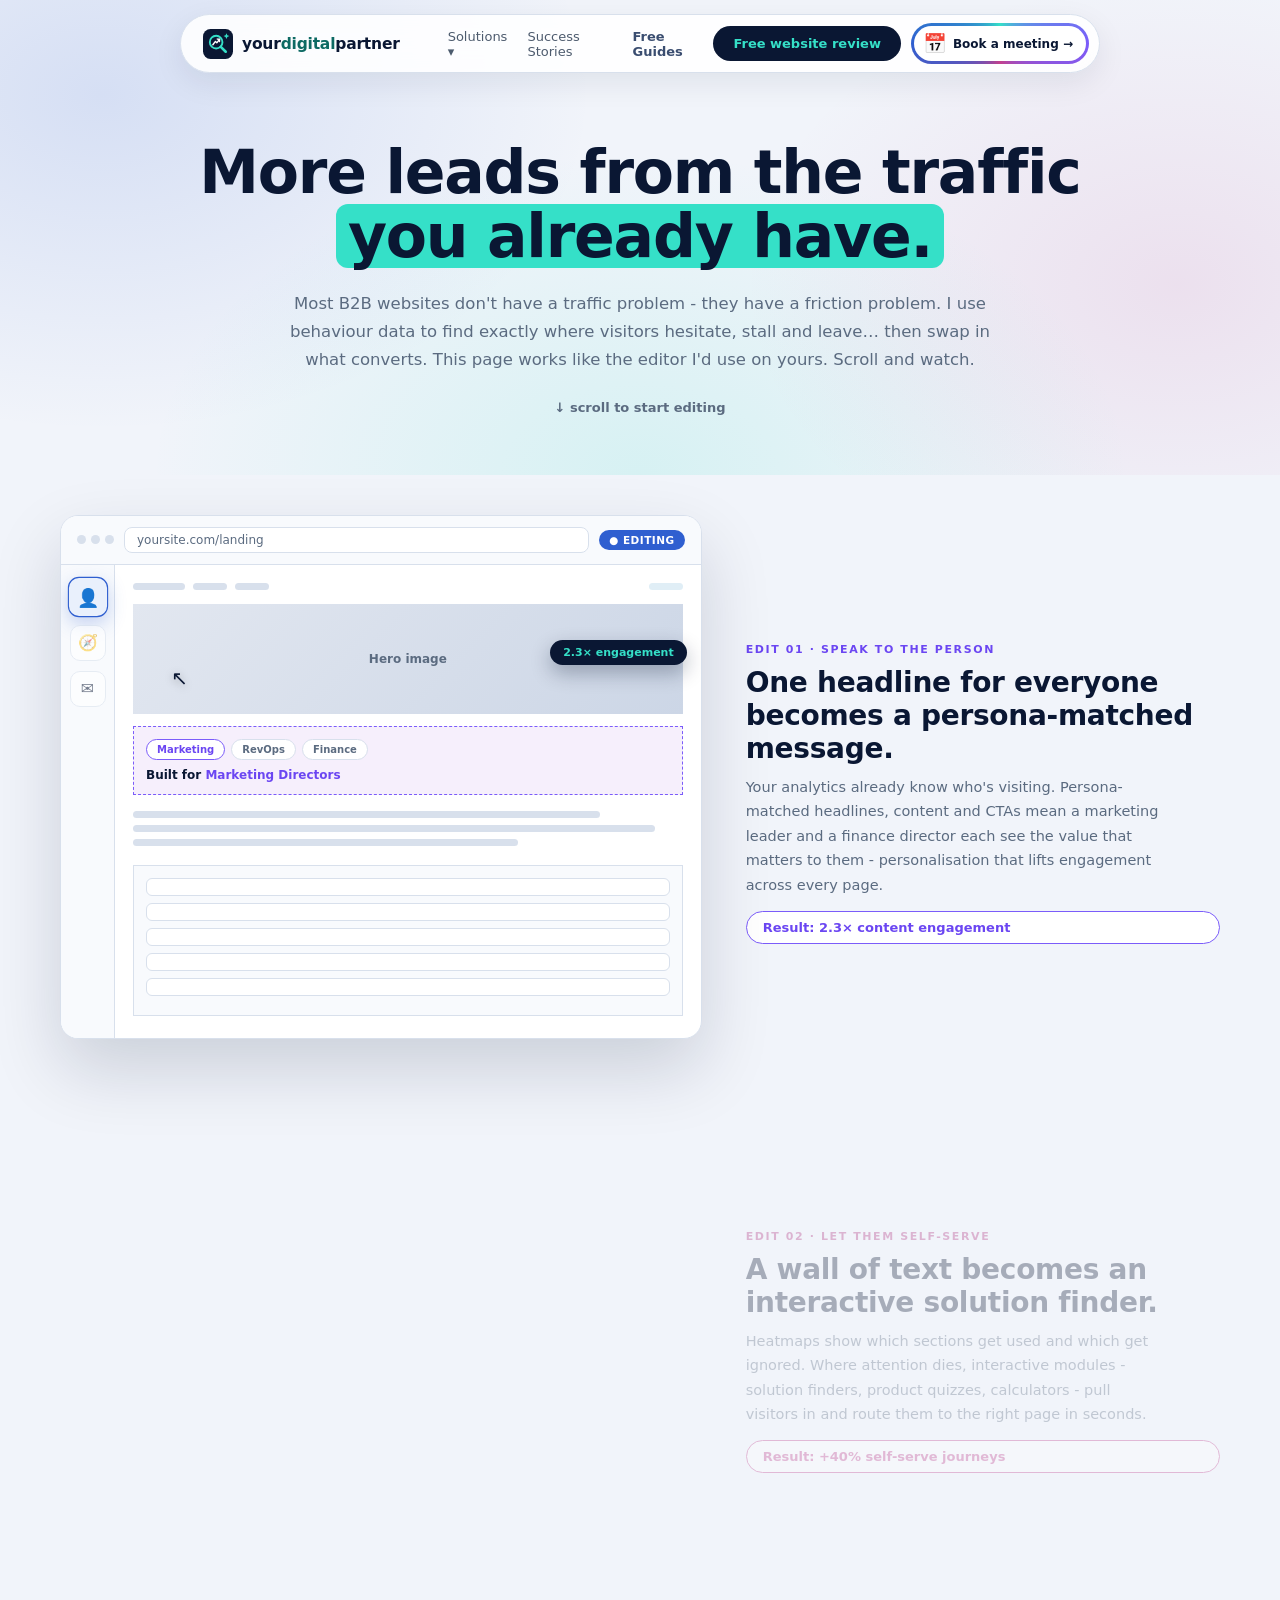
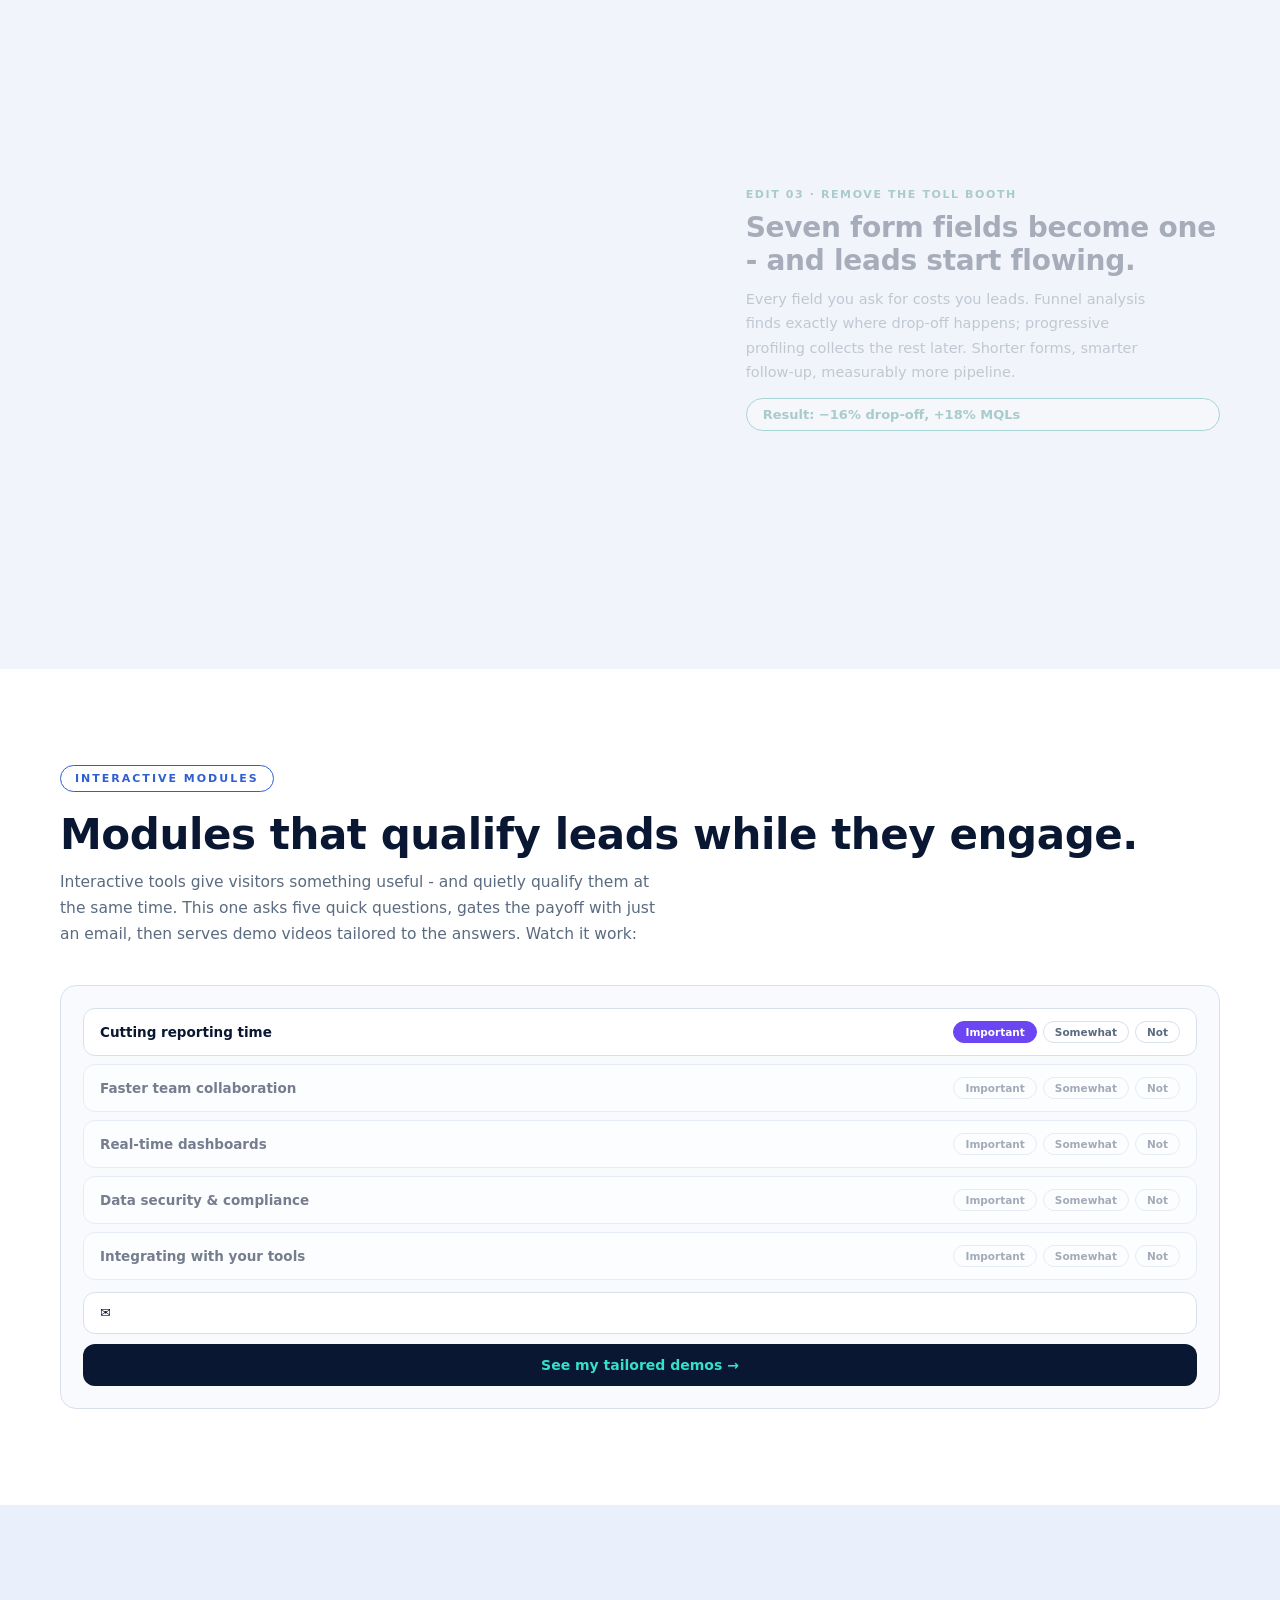
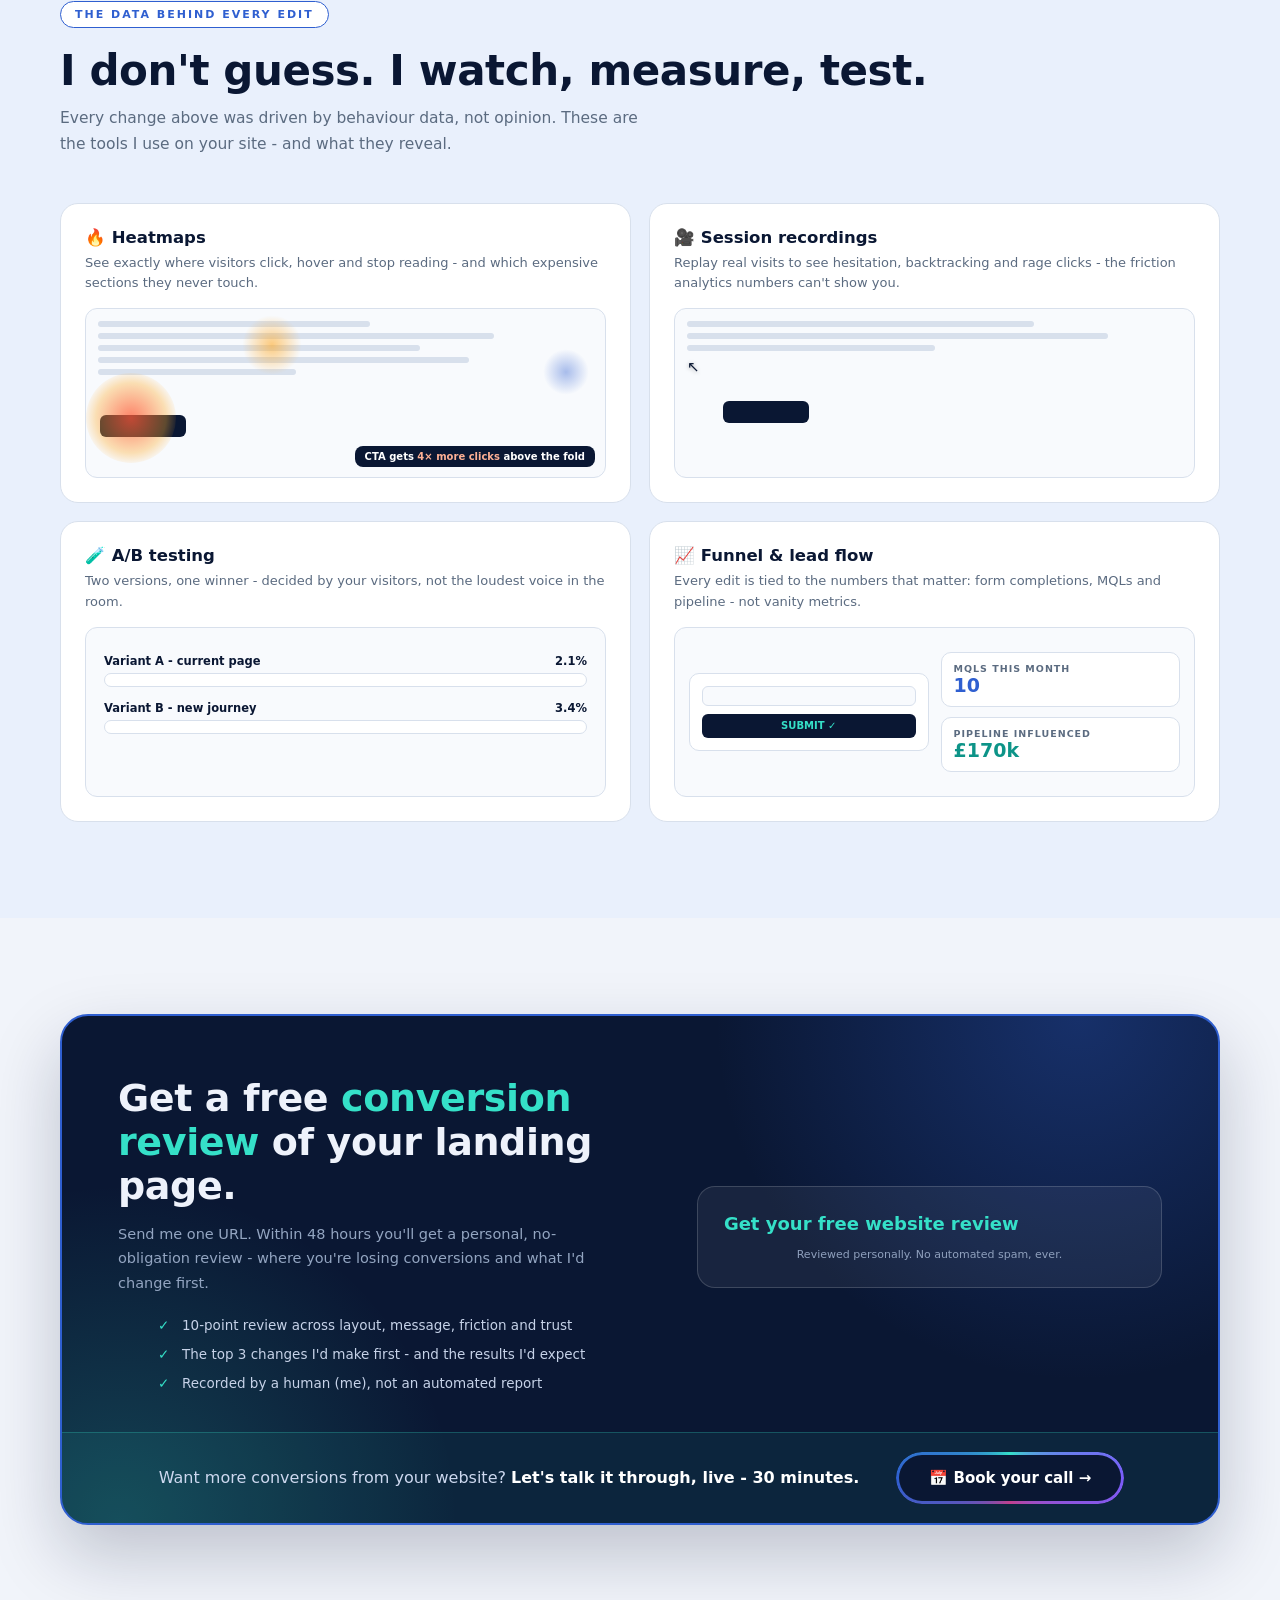
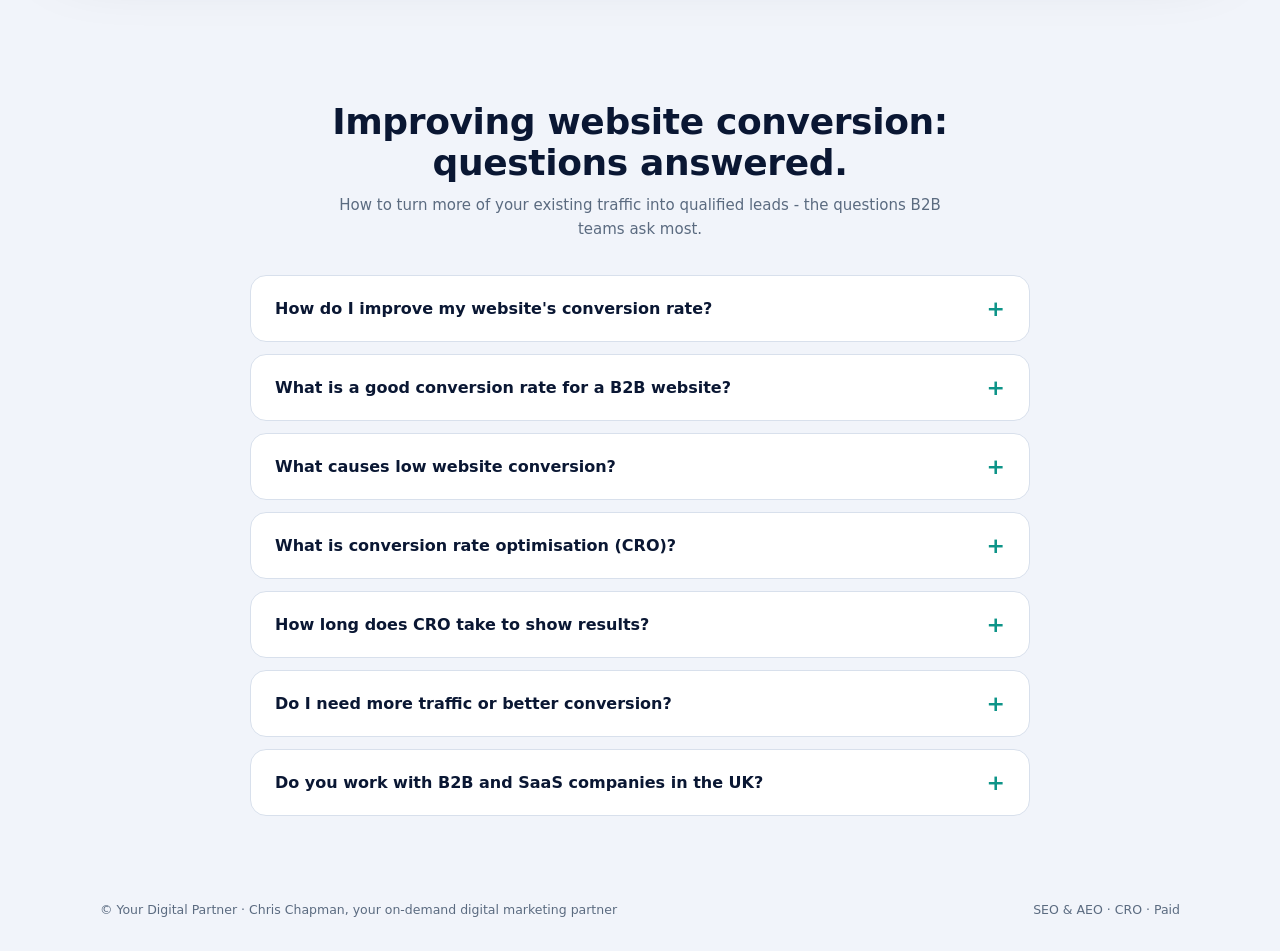
<file: solutions/website-optimisation-cro/index.html>
<!DOCTYPE html>
<html lang="en-GB">
<head>
<meta charset="UTF-8">
<link rel="icon" type="image/svg+xml" href="/assets/logo-icon.svg">
<meta name="viewport" content="width=device-width, initial-scale=1">
<title>Website Optimisation &amp; CRO | Convert More of Your Traffic | Your Digital Partner</title>
<meta name="description" content="Data-led website optimisation for B2B: heatmaps, session recordings and A/B testing that turn visitors into pipeline. Free conversion review.">
<link rel="canonical" href="https://your-digital-partner.co.uk/solutions/website-optimisation-cro/">
<meta name="theme-color" content="#0a1733">
<meta property="og:type" content="website">
<meta property="og:url" content="https://your-digital-partner.co.uk/solutions/website-optimisation-cro/">
<meta property="og:title" content="Website Optimisation &amp; CRO | Convert More of Your Traffic | Your Digital Partner">
<meta property="og:description" content="Data-led website optimisation for B2B: heatmaps, session recordings, A/B testing and interactive modules that turn visitors into pipeline. Get a free conversion review of your landing page.">
<meta property="og:site_name" content="Your Digital Partner">
<meta property="og:image" content="https://your-digital-partner.co.uk/assets/social-card.png">
<meta property="og:image:width" content="1200">
<meta property="og:image:height" content="630">
<script type="application/ld+json">
{
  "@context": "https://schema.org",
  "@graph": [
    {
      "@type": "Organization",
      "@id": "https://your-digital-partner.co.uk/#organization",
      "name": "Your Digital Partner",
      "url": "https://your-digital-partner.co.uk/",
      "slogan": "More visibility. More leads. Measurable growth.",
      "description": "UK-based B2B digital marketing consultancy providing SEO and AI visibility, website optimisation and CRO, paid campaign support, and practical AI-enabled digital marketing for B2B and SaaS companies.",
      "logo": {
        "@type": "ImageObject",
        "@id": "https://your-digital-partner.co.uk/#logo",
        "url": "https://your-digital-partner.co.uk/assets/logo-icon.svg",
        "contentUrl": "https://your-digital-partner.co.uk/assets/logo-icon.svg",
        "caption": "Your Digital Partner"
      },
      "founder": {
        "@id": "https://your-digital-partner.co.uk/#chris-chapman"
      },
      "areaServed": {
        "@type": "Country",
        "name": "United Kingdom"
      },
      "sameAs": [
        "https://www.linkedin.com/in/chrischapman89"
      ]
    },
    {
      "@type": "Person",
      "@id": "https://your-digital-partner.co.uk/#chris-chapman",
      "name": "Chris Chapman",
      "jobTitle": "B2B Digital Marketing Consultant",
      "url": "https://your-digital-partner.co.uk/#approach",
      "worksFor": {
        "@id": "https://your-digital-partner.co.uk/#organization"
      },
      "sameAs": [
        "https://www.linkedin.com/in/chrischapman89"
      ],
      "knowsAbout": [
        "B2B digital marketing",
        "SEO",
        "AEO",
        "AI search optimisation",
        "AI visibility",
        "Website optimisation",
        "CRO",
        "Google Ads",
        "LinkedIn Ads",
        "Marketing analytics",
        "Marketing automation",
        "AI in digital marketing"
      ]
    },
    {
      "@type": "WebSite",
      "@id": "https://your-digital-partner.co.uk/#website",
      "url": "https://your-digital-partner.co.uk/",
      "name": "Your Digital Partner",
      "publisher": {
        "@id": "https://your-digital-partner.co.uk/#organization"
      },
      "inLanguage": "en-GB"
    },
    {
      "@type": "WebPage",
      "@id": "https://your-digital-partner.co.uk/solutions/website-optimisation-cro/#webpage",
      "url": "https://your-digital-partner.co.uk/solutions/website-optimisation-cro/",
      "name": "Website Optimisation & CRO for B2B | Convert More Traffic | Your Digital Partner",
      "description": "Data-led website optimisation for B2B: heatmaps, session recordings, A/B testing and interactive modules that turn visitors into pipeline.",
      "isPartOf": {
        "@id": "https://your-digital-partner.co.uk/#website"
      },
      "about": {
        "@id": "https://your-digital-partner.co.uk/#website-optimisation-cro"
      },
      "breadcrumb": {
        "@id": "https://your-digital-partner.co.uk/solutions/website-optimisation-cro/#breadcrumb"
      },
      "primaryImageOfPage": {
        "@id": "https://your-digital-partner.co.uk/#logo"
      },
      "publisher": {
        "@id": "https://your-digital-partner.co.uk/#organization"
      },
      "inLanguage": "en-GB"
    },
    {
      "@type": "BreadcrumbList",
      "@id": "https://your-digital-partner.co.uk/solutions/website-optimisation-cro/#breadcrumb",
      "itemListElement": [
        {
          "@type": "ListItem",
          "position": 1,
          "name": "Home",
          "item": "https://your-digital-partner.co.uk/"
        },
        {
          "@type": "ListItem",
          "position": 2,
          "name": "Website Optimisation & CRO",
          "item": "https://your-digital-partner.co.uk/solutions/website-optimisation-cro/"
        }
      ]
    },
    {
      "@type": "Service",
      "@id": "https://your-digital-partner.co.uk/#website-optimisation-cro",
      "name": "Website Optimisation and Conversion Rate Optimisation",
      "description": "Conversion rate optimisation for B2B websites: behaviour analysis with heatmaps and session recordings, A/B testing, persona-based personalisation and interactive modules that turn traffic into pipeline.",
      "serviceType": [
        "Website optimisation",
        "Conversion rate optimisation",
        "A/B testing",
        "User behaviour analysis"
      ],
      "url": "https://your-digital-partner.co.uk/solutions/website-optimisation-cro/",
      "provider": {
        "@id": "https://your-digital-partner.co.uk/#organization"
      },
      "areaServed": {
        "@type": "Country",
        "name": "United Kingdom"
      },
      "audience": {
        "@type": "Audience",
        "audienceType": "B2B and SaaS companies and in-house marketing teams",
        "geographicArea": {
          "@type": "Country",
          "name": "United Kingdom"
        }
      }
    },
    {
      "@type": "FAQPage",
      "@id": "https://your-digital-partner.co.uk/solutions/website-optimisation-cro/#faq",
      "isPartOf": {
        "@id": "https://your-digital-partner.co.uk/solutions/website-optimisation-cro/#webpage"
      },
      "inLanguage": "en-GB",
      "mainEntity": [
        {
          "@type": "Question",
          "name": "How do I improve my website's conversion rate?",
          "acceptedAnswer": {
            "@type": "Answer",
            "text": "Start by understanding where visitors drop off, then remove the friction. Combine analytics, heatmaps and session recordings to see real behaviour, form clear hypotheses, and validate changes with A/B testing rather than guesswork. Typical wins come from clearer messaging and value propositions, stronger and better-placed calls to action, faster and simpler forms, reduced page-load friction, and persona-based content that matches visitor intent."
          }
        },
        {
          "@type": "Question",
          "name": "What is a good conversion rate for a B2B website?",
          "acceptedAnswer": {
            "@type": "Answer",
            "text": "It varies by industry, traffic source and how you define a conversion, but many B2B sites convert visitors to enquiries in the low single-digit percentages. Rather than chasing a benchmark, the more useful question is whether your rate is improving over time and how much pipeline each percentage point represents. Small conversion gains on existing traffic often outperform buying more traffic."
          }
        },
        {
          "@type": "Question",
          "name": "What causes low website conversion?",
          "acceptedAnswer": {
            "@type": "Answer",
            "text": "Common causes include unclear or generic messaging, weak or hidden calls to action, long or complicated forms, slow-loading pages, a poor mobile experience, a mismatch between ad or search intent and the landing page, and a lack of trust signals such as proof, results or credibility. Behaviour data usually reveals which of these is costing you the most enquiries."
          }
        },
        {
          "@type": "Question",
          "name": "What is conversion rate optimisation (CRO)?",
          "acceptedAnswer": {
            "@type": "Answer",
            "text": "Conversion rate optimisation is the structured process of increasing the percentage of visitors who take a desired action - such as submitting an enquiry or booking a call - without necessarily increasing traffic. It combines quantitative data, qualitative behaviour analysis, hypothesis-led testing and iterative improvement to turn more of your existing audience into leads."
          }
        },
        {
          "@type": "Question",
          "name": "How long does CRO take to show results?",
          "acceptedAnswer": {
            "@type": "Answer",
            "text": "Some fixes - clearer CTAs, form improvements or removing obvious friction - can lift results quickly. Robust A/B tests need enough traffic and time to reach statistical confidence, often a few weeks per test. CRO is an ongoing programme of compounding improvements rather than a one-off project, which is why it keeps paying back on traffic you already have."
          }
        },
        {
          "@type": "Question",
          "name": "Do I need more traffic or better conversion?",
          "acceptedAnswer": {
            "@type": "Answer",
            "text": "If you already have meaningful traffic that isn't converting, improving conversion is usually the faster and more cost-effective lever - it increases leads from budget you have already spent. More traffic only helps if the pages it lands on convert. In practice the two work together, which is why conversion optimisation and visibility are best planned side by side."
          }
        },
        {
          "@type": "Question",
          "name": "Do you work with B2B and SaaS companies in the UK?",
          "acceptedAnswer": {
            "@type": "Answer",
            "text": "Yes. Your Digital Partner is a UK-based B2B digital marketing consultancy led by Chris Chapman, specialising in helping B2B and SaaS companies convert more of their existing website traffic into qualified leads - working directly with founders and in-house marketing teams rather than through a large agency."
          }
        }
      ]
    }
  ]
}
</script>
<style>
  :root{--bg:#f1f4fa;--ink:#0a1733;--mut:#5b6b80;--lime:#35e0c8;--card:#fff;--line:#d8e0ec;--soft:#e0eef6;--blue:#2f5fd0;--blueSoft:#e9f0fc;--pink:#c2408d;--green:#0d9488;--purple:#7b5cfa;--hot:#ff5a36}
  *{margin:0;box-sizing:border-box;font-family:'Segoe UI',system-ui,-apple-system,sans-serif}
  html{scroll-behavior:smooth}
  [id]{scroll-margin-top:95px}
  body{background:var(--bg);color:var(--ink);overflow-x:hidden}
  a{color:inherit;text-decoration:none}
  /* NAV (shared) */
  nav{position:fixed;top:14px;left:50%;transform:translateX(-50%);z-index:50;display:flex;gap:8px;align-items:center;background:rgba(255,255,255,.88);backdrop-filter:blur(12px);border:1px solid var(--line);border-radius:99px;padding:8px 10px 8px 22px;box-shadow:0 10px 30px rgba(8,20,48,.08);width:min(920px,94vw);justify-content:space-between}
  .navr{display:flex;align-items:center;gap:10px}
  .logo{font-weight:800;font-size:15.5px;white-space:nowrap;display:flex;align-items:center;gap:9px;letter-spacing:-.2px}.logo b{color:var(--green)}.logo svg{display:block}
  nav ul{display:flex;gap:20px;list-style:none;font-size:13px;color:var(--mut)}
  nav ul li{cursor:pointer;position:relative}nav ul li:hover{color:var(--ink)}
  @property --nba{syntax:'<angle>';initial-value:0deg;inherits:false}
  .nav-book{position:relative;background:linear-gradient(#fff,#fff) padding-box,conic-gradient(from var(--nba),#35e0c8,#7b5cfa,#c2408d,#2f5fd0,#35e0c8) border-box;border:3px solid transparent;color:var(--ink);border-radius:99px;padding:6px 13px 6px 9px;font-size:12px;font-weight:700;cursor:pointer;display:inline-flex;align-items:center;gap:6px;white-space:nowrap;animation:navbaspin 3.2s linear infinite}
  @keyframes navbaspin{to{--nba:360deg}}
  .nav-book .ic{font-size:19px}
  .dd{position:absolute;top:34px;left:-40px;background:#fff;border:1px solid var(--line);border-radius:18px;padding:10px;width:450px;box-shadow:0 24px 60px rgba(8,20,48,.18);opacity:0;visibility:hidden;transform:translateY(6px);transition:all .2s}
  li:hover .dd{opacity:1;visibility:visible;transform:none}
  .dd a{display:flex;gap:14px;align-items:flex-start;padding:14px;border-radius:14px;font-size:14px;color:var(--ink);transition:background .15s}
  .dd a:hover{background:var(--soft)}
  .dd .ic{width:42px;height:42px;border-radius:12px;display:grid;place-items:center;font-size:19px;flex-shrink:0}
  .dd .ic.g{background:#dcf3ef}.dd .ic.b{background:#e8effe}.dd .ic.p{background:#fceaf3}.dd .ic.pu{background:var(--ink)}
  .dd a b{display:block;font-size:14px;margin-bottom:3px}
  .dd a small{display:block;color:var(--mut);font-size:12px;line-height:1.5}
  .cta{background:var(--ink);color:var(--lime);border:none;padding:10px 20px;border-radius:99px;font-size:13px;font-weight:700;cursor:pointer;transition:transform .2s;white-space:nowrap;display:inline-block}
  .cta:hover{transform:scale(1.05)}
  .mobile-menu-toggle{display:none}
  .mobile-menu-toggle::before{content:"";display:block;position:absolute;left:50%;top:50%;width:18px;height:12px;transform:translate(-50%,-50%);background:linear-gradient(var(--lime),var(--lime)) top/100% 2px no-repeat,linear-gradient(var(--lime),var(--lime)) center/100% 2px no-repeat,linear-gradient(var(--lime),var(--lime)) bottom/100% 2px no-repeat}
  /* LAYOUT */
  section{padding:96px 40px}
  .wrap{max-width:1160px;margin:0 auto}
  .bg-white{background:#fff}
  .bg-blue{background:var(--blueSoft)}
  h2.sec{font-size:clamp(26px,3.4vw,42px);font-weight:800;letter-spacing:-.01em;margin-bottom:10px}
  .lead{color:var(--mut);max-width:600px;line-height:1.68;font-size:15.5px}
  .reveal{filter:opacity(0);transform:translateY(36px);transition:filter .7s,transform .7s}
  .reveal.in{filter:none;transform:none}
  .eyebrow{display:inline-block;font-size:11px;letter-spacing:2px;text-transform:uppercase;font-weight:800;color:var(--blue);background:#fff;border:1.5px solid var(--blue);border-radius:99px;padding:6px 14px;margin-bottom:18px}
  .eyebrow.e-pink{color:var(--pink);border-color:var(--pink)}
  .eyebrow.e-green{color:var(--green);border-color:var(--green)}
  /* HERO */
  .hero{padding:140px 40px 60px;position:relative;text-align:center}
  .hero::before{content:"";position:absolute;inset:0;background:radial-gradient(700px 480px at 8% 20%,rgba(47,95,208,.14),transparent 70%),radial-gradient(620px 440px at 92% 60%,rgba(194,64,141,.11),transparent 70%),radial-gradient(700px 460px at 50% 100%,rgba(53,224,200,.14),transparent 70%);pointer-events:none;z-index:0}
  .hero .wrap{position:relative;z-index:1}
  h1{font-size:clamp(34px,4.8vw,60px);font-weight:800;letter-spacing:-.02em;line-height:1.07}
  h1 .hl{background:var(--lime);border-radius:12px;padding:0 12px;display:inline-block}
  .hero p{color:var(--mut);font-size:16.5px;line-height:1.68;margin:22px auto 26px;max-width:720px}
  .statstrip{display:flex;gap:12px;justify-content:center;flex-wrap:wrap;margin-bottom:34px}
  .sstat{background:#fff;border:1.5px solid;border-radius:99px;padding:9px 18px;font-size:13px;font-weight:700}
  .sstat.b{color:var(--blue);border-color:var(--blue)}
  .sstat.g{color:var(--green);border-color:var(--green)}
  .sstat.p{color:var(--pink);border-color:var(--pink)}
  .scrollhint{font-size:13px;color:var(--mut);font-weight:700;animation:hintbob 2s ease-in-out infinite}
  @keyframes hintbob{50%{transform:translateY(6px)}}
  /* ===== EDITOR EXPERIENCE ===== */
  .editor-sec{padding:40px 40px 80px}
  .ed-grid{max-width:1160px;margin:0 auto;display:grid;grid-template-columns:1.15fr .85fr;gap:44px;align-items:start}
  .canvas-stick{position:sticky;top:90px}
  .canvas{background:#fff;border:1px solid var(--line);border-radius:18px;box-shadow:0 30px 70px rgba(8,20,48,.16);overflow:hidden;position:relative}
  .ed-top{display:flex;align-items:center;gap:10px;padding:11px 16px;border-bottom:1px solid var(--line);background:#f8fafd;font-size:12px;color:var(--mut)}
  .ed-top .dots{display:flex;gap:5px}.ed-top .dots i{width:9px;height:9px;border-radius:50%;background:var(--line)}
  .ed-top .url{flex:1;background:#fff;border:1px solid var(--line);border-radius:8px;padding:5px 12px}
  .ed-top .mode{background:var(--blue);color:#fff;font-weight:800;font-size:10.5px;border-radius:99px;padding:4px 10px;letter-spacing:.5px;animation:modepulse 2.4s infinite}
  @keyframes modepulse{0%,100%{box-shadow:0 0 0 0 rgba(47,95,208,.4)}60%{box-shadow:0 0 0 8px rgba(47,95,208,0)}}
  .ed-body{display:flex}
  .palette{width:54px;border-right:1px solid var(--line);background:#f8fafd;display:flex;flex-direction:column;align-items:center;gap:10px;padding:14px 0}
  .pal{width:36px;height:36px;border-radius:10px;display:grid;place-items:center;font-size:16px;background:#fff;border:1px solid var(--line);transition:all .3s;opacity:.55}
  .pal.on{opacity:1;border-color:var(--blue);background:var(--blueSoft);transform:scale(1.12);box-shadow:0 6px 16px rgba(47,95,208,.25)}
  .page{flex:1;padding:18px;position:relative;min-height:430px}
  .p-nav{display:flex;gap:8px;align-items:center;margin-bottom:14px}
  .p-nav u{height:7px;border-radius:99px;background:var(--line);text-decoration:none;display:block}
  .p-nav u:nth-child(1){width:52px}.p-nav u:nth-child(2){width:34px}.p-nav u:nth-child(3){width:34px}.p-nav u:nth-child(4){width:34px;margin-left:auto;background:var(--soft)}
  .mod{border-radius:12px;transition:all .5s;position:relative}
  .swap-out{display:block}.swap-in{display:none}
  /* module 1: hero image vs video */
  .p-heroimg{height:110px;background:linear-gradient(135deg,#e2e7f0,#ccd6e6);display:grid;place-items:center;color:var(--mut);font-size:12px;font-weight:700;margin-bottom:12px}
  .p-video{height:110px;background:var(--ink);display:grid;place-items:center;position:relative;margin-bottom:12px;color:#fff}
  .p-video .play{width:40px;height:40px;border-radius:50%;background:var(--lime);color:var(--ink);display:grid;place-items:center;font-size:15px;animation:playpulse 1.8s infinite}
  @keyframes playpulse{0%,100%{box-shadow:0 0 0 0 rgba(53,224,200,.5)}60%{box-shadow:0 0 0 10px rgba(53,224,200,0)}}
  .p-video .vemail{position:absolute;bottom:8px;left:8px;right:8px;background:rgba(255,255,255,.14);border:1px solid rgba(255,255,255,.3);border-radius:8px;font-size:10.5px;padding:6px 10px;color:#dde6f5;display:flex;justify-content:space-between}
  .p-video .vemail b{color:var(--lime)}
  /* module 2: text vs solution finder */
  .p-text{padding:4px 0 12px}
  .p-text u{display:block;height:7px;border-radius:99px;background:var(--line);margin-bottom:7px;text-decoration:none}
  .p-text u:nth-child(1){width:85%}.p-text u:nth-child(2){width:95%}.p-text u:nth-child(3){width:70%}
  .p-finder{background:var(--blueSoft);border:1.5px dashed var(--blue);padding:12px;margin-bottom:12px}
  .p-finder .fq{font-size:11.5px;font-weight:800;margin-bottom:8px}
  .p-finder .fc{display:flex;gap:6px;flex-wrap:wrap}
  .p-finder .fc span{font-size:10px;font-weight:700;background:#fff;border:1px solid var(--blue);color:var(--blue);border-radius:99px;padding:4px 10px}
  /* module 3: persona */
  .p-head{font-size:15px;font-weight:800;padding:2px 0 12px}
  .p-persona{background:#f6effc;border:1.5px dashed var(--purple);padding:12px;margin-bottom:12px}
  .p-persona .pc{display:flex;gap:6px;margin-bottom:8px}
  .p-persona .pc span{font-size:10px;font-weight:700;border-radius:99px;padding:4px 10px;background:#fff;border:1px solid var(--line);color:var(--mut)}
  .p-persona .pc span.sel{border-color:var(--purple);color:var(--purple)}
  .p-persona .ph{font-size:12px;font-weight:800}
  .p-persona .rot{display:inline-block;color:var(--purple)}
  /* module 4: forms */
  .p-formlong{background:#f8fafd;border:1px solid var(--line);padding:12px;margin-bottom:4px}
  .p-formlong u{display:block;height:18px;border-radius:6px;background:#fff;border:1px solid var(--line);margin-bottom:7px;text-decoration:none}
  .p-formshort{background:var(--soft);border:1.5px dashed var(--green);padding:12px;margin-bottom:4px}
  .p-formshort .fe{display:flex;gap:8px}
  .p-formshort .fe u{flex:1;height:24px;border-radius:6px;background:#fff;border:1px solid var(--line);text-decoration:none;display:block}
  .p-formshort .fe b{background:var(--ink);color:var(--lime);border-radius:6px;font-size:10px;display:grid;place-items:center;padding:0 10px}
  .p-formshort .ticker{font-size:10.5px;font-weight:700;color:var(--green);margin-top:8px}
  /* canvas states */
  .canvas .m1 .swap-in,.canvas .m2 .swap-in,.canvas .m3 .swap-in,.canvas .m4 .swap-in{display:none}
  .canvas.st1 .m3 .swap-out,.canvas.st2 .m2 .swap-out,.canvas.st3 .m4 .swap-out{display:none}
  .canvas.st1 .m3 .swap-in,.canvas.st2 .m2 .swap-in,.canvas.st3 .m4 .swap-in{display:block;animation:snapin .55s cubic-bezier(.3,1.5,.5,1)}
  @keyframes snapin{from{transform:scale(.92);opacity:0}}
  /* edit cursor + stat chip */
  .edcur{position:absolute;font-size:20px;z-index:5;transition:top .8s cubic-bezier(.4,0,.2,1),left .8s cubic-bezier(.4,0,.2,1);filter:drop-shadow(0 2px 4px rgba(0,0,0,.3))}
  .statchip{position:absolute;right:14px;background:var(--ink);color:var(--lime);font-size:11px;font-weight:800;border-radius:99px;padding:6px 13px;z-index:5;transition:top .8s cubic-bezier(.4,0,.2,1);box-shadow:0 8px 20px rgba(8,20,48,.3)}
  .statchip.hidden{opacity:0}
  /* steps column */
  .steps-col{display:grid;gap:0}
  .estep{min-height:62vh;display:flex;flex-direction:column;justify-content:center;filter:opacity(.32);transition:filter .4s;padding:20px 0}
  .estep.live{filter:none}
  .estep .snum{font-size:11px;font-weight:800;letter-spacing:1.6px;text-transform:uppercase;margin-bottom:10px}
  .estep h3{font-size:clamp(20px,2.4vw,28px);font-weight:800;letter-spacing:-.01em;margin-bottom:10px}
  .estep p{color:var(--mut);font-size:14.5px;line-height:1.68;max-width:420px}
  .estep .res{display:inline-block;margin-top:14px;font-size:13px;font-weight:800;border-radius:99px;padding:8px 16px;background:#fff;border:1.5px solid}
  .e1 .snum,.e1 .res{color:var(--blue);border-color:var(--blue)}
  .e2 .snum,.e2 .res{color:var(--pink);border-color:var(--pink)}
  .e3 .snum,.e3 .res{color:var(--purple);border-color:var(--purple)}
  .e4 .snum,.e4 .res{color:var(--green);border-color:var(--green)}
  /* qualifier module */
  .caret::after{content:"▌";color:var(--green);animation:qblink 1s steps(1) infinite}
  @keyframes qblink{50%{opacity:0}}
  .qual{background:#f8fafd;border:1px solid var(--line);border-radius:16px;padding:22px;position:relative}
  .qrow{display:flex;justify-content:space-between;align-items:center;gap:10px;background:#fff;border:1px solid var(--line);border-radius:12px;padding:12px 16px;margin-bottom:8px;font-size:13.5px;font-weight:700;transition:border-color .3s,box-shadow .3s,filter .3s;filter:opacity(.55)}
  .qrow.on{filter:none;border-color:var(--purple);box-shadow:0 6px 14px rgba(123,92,250,.15)}
  .qrow.rated{filter:none}
  .rp{display:flex;gap:6px}
  .rp i{font-style:normal;font-size:10.5px;font-weight:800;border:1px solid var(--line);border-radius:99px;padding:4px 11px;color:#9aa7bd;transition:all .3s}
  .rp i.sel{background:var(--purple);border-color:var(--purple);color:#fff}
  .qmail{background:#fff;border:1px solid var(--line);border-radius:12px;padding:12px 16px;font-size:13px;margin:12px 0 10px;min-height:42px}
  .qsub{background:var(--ink);color:var(--lime);border-radius:12px;padding:13px;text-align:center;font-size:14px;font-weight:800;transition:transform .2s}
  .qsub.press{transform:scale(.96)}
  .qual-done{display:none}
  .qual.show .qual-form{display:none}
  .qual.show .qual-done{display:block;animation:qfade .5s}
  @keyframes qfade{from{opacity:0;transform:translateY(8px)}}
  .qdh{font-size:15px;font-weight:800;margin-bottom:14px}
  .qdh b{color:var(--purple)}
  .vids{display:grid;grid-template-columns:1fr 1fr 1fr;gap:12px}
  .vid{background:#fff;border:1px solid var(--line);border-radius:14px;padding:18px;font-size:12px;opacity:0;transform:scale(.9);transition:all .4s}
  .qual.show .vid{opacity:1;transform:none}
  .qual.show .vid:nth-child(2){transition-delay:.18s}
  .qual.show .vid:nth-child(3){transition-delay:.36s}
  .vid .vp{display:grid;place-items:center;width:34px;height:34px;border-radius:50%;background:var(--purple);color:#fff;font-size:12px;margin-bottom:10px}
  .vid b{display:block;font-size:13.5px;margin-bottom:3px}
  .vid small{color:var(--mut)}
  .qdn{font-size:12px;color:var(--mut);margin-top:14px;font-weight:600}
  /* ===== DATA DEMOS ===== */
  .demos{display:grid;grid-template-columns:1fr 1fr;gap:18px;margin-top:46px}
  .demo{background:#fff;border:1px solid var(--line);border-radius:18px;padding:24px;transition:transform .25s,box-shadow .25s}
  .demo:hover{transform:translateY(-5px);box-shadow:0 18px 40px rgba(8,20,48,.1)}
  .demo h3{font-size:16.5px;margin-bottom:6px}
  .demo>p{font-size:13px;color:var(--mut);line-height:1.6;margin-bottom:14px}
  .stage{background:#f8fafd;border:1px solid var(--line);border-radius:12px;height:170px;position:relative;overflow:hidden;padding:12px}
  .stage u{display:block;height:6px;border-radius:99px;background:var(--line);margin-bottom:6px;text-decoration:none}
  .stage .btnmock{width:86px;height:22px;border-radius:6px;background:var(--ink);position:absolute}
  /* heatmap */
  .hot{position:absolute;border-radius:50%;pointer-events:none;animation:hotpulse 3s ease-in-out infinite}
  @keyframes hotpulse{0%,100%{transform:scale(.85);opacity:.65}50%{transform:scale(1.1);opacity:1}}
  .h1{width:90px;height:90px;background:radial-gradient(circle,rgba(255,90,54,.75),rgba(255,170,40,.35) 55%,transparent 75%)}
  .h2{width:60px;height:60px;background:radial-gradient(circle,rgba(255,170,40,.6),transparent 70%);animation-delay:-1s}
  .h3{width:46px;height:46px;background:radial-gradient(circle,rgba(47,95,208,.4),transparent 70%);animation-delay:-2s}
  .hm-note{position:absolute;bottom:10px;right:10px;background:var(--ink);color:#fff;font-size:10px;font-weight:700;border-radius:8px;padding:5px 10px}
  .hm-note b{color:#ffb195}
  /* session replay */
  .repcur{position:absolute;width:14px;height:14px;z-index:4}
  .repcur::before{content:"↖";font-size:15px;filter:drop-shadow(0 1px 2px rgba(0,0,0,.35))}
  .rc{animation:route 7s linear infinite}
  @keyframes route{0%{top:16px;left:16px}18%{top:44px;left:150px}30%{top:44px;left:150px}48%{top:104px;left:60px}56%{top:100px;left:64px}62%{top:104px;left:60px}68%{top:100px;left:64px}82%{top:130px;left:190px}100%{top:16px;left:16px}}
  .ragering{position:absolute;top:96px;left:52px;width:34px;height:34px;border-radius:50%;border:2px solid var(--hot);opacity:0;animation:rage 7s linear infinite}
  @keyframes rage{54%{opacity:0;transform:scale(.4)}60%{opacity:1;transform:scale(1)}70%{opacity:0;transform:scale(1.5)}}
  .rep-note{position:absolute;bottom:10px;left:10px;background:#fff;border:1.5px solid var(--hot);color:#d1401f;font-size:10px;font-weight:800;border-radius:8px;padding:5px 10px;filter:opacity(0);animation:noteshow 7s linear infinite}
  @keyframes noteshow{0%,52%{filter:opacity(0)}62%,92%{filter:none}100%{filter:opacity(0)}}
  /* A/B race */
  .ab{display:grid;gap:14px;padding-top:8px}
  .abrow .l{display:flex;justify-content:space-between;font-size:11.5px;font-weight:800;margin-bottom:5px}
  .abrow .t{height:14px;background:#fff;border:1px solid var(--line);border-radius:99px;overflow:hidden}
  .abrow .f{height:100%;border-radius:99px;width:0}
  .abrow.va .f{background:var(--mut);animation:racea 5s ease-out infinite}
  .abrow.vb .f{background:var(--green);animation:raceb 5s ease-out infinite}
  @keyframes racea{0%,10%{width:0}70%,95%{width:38%}100%{width:0}}
  @keyframes raceb{0%,10%{width:0}70%,95%{width:64%}100%{width:0}}
  .abwin{text-align:center;font-size:11.5px;font-weight:800;color:#0f766e;filter:opacity(0);animation:winshow 5s infinite}
  @keyframes winshow{0%,68%{filter:opacity(0)}78%,96%{filter:none}100%{filter:opacity(0)}}
  /* lead flow */
  .leadgrid{display:grid;grid-template-columns:1fr 1fr;gap:12px;align-items:center;height:100%}
  .lf-form{background:#fff;border:1px solid var(--line);border-radius:10px;padding:12px}
  .lf-form u{display:block;height:20px;border-radius:6px;background:#f8fafd;border:1px solid var(--line);margin-bottom:8px;text-decoration:none}
  .lf-form .sub{height:24px;border-radius:6px;background:var(--ink);color:var(--lime);font-size:10px;font-weight:800;display:grid;place-items:center;animation:subflash 2.5s infinite}
  @keyframes subflash{0%,74%,100%{transform:none}80%{transform:scale(.94)}86%{transform:none}}
  .lf-stats{display:grid;gap:10px}
  .lf-stat{background:#fff;border:1px solid var(--line);border-radius:10px;padding:10px 12px}
  .lf-stat small{display:block;font-size:9.5px;font-weight:800;letter-spacing:1px;text-transform:uppercase;color:var(--mut)}
  .lf-stat b{font-size:19px}
  .lf-stat.mq b{color:var(--blue)}.lf-stat.pip b{color:var(--green)}
  /* ===== REVIEW CTA ===== */
  .review-box{background:radial-gradient(560px at 88% 0%,rgba(47,95,208,.35),transparent 65%),radial-gradient(520px at 5% 100%,rgba(53,224,200,.22),transparent 65%),var(--ink);border:2px solid var(--blue);border-radius:28px;box-shadow:0 30px 70px rgba(8,20,48,.22);color:#eef2fb;position:relative;overflow:hidden}
  .rb-top{padding:60px 56px 34px;display:grid;grid-template-columns:1.15fr 1fr;gap:44px;align-items:center}
  .review-box h2{font-size:clamp(24px,3.2vw,38px);font-weight:800;letter-spacing:-.01em}
  .review-box h2 span{color:var(--lime)}
  .review-box .tp{color:#93a5c1;font-size:14.5px;line-height:1.68;margin:14px 0 20px;max-width:480px}
  .review-box ul{list-style:none;display:grid;gap:9px;margin-bottom:4px}
  .review-box li{font-size:13.5px;color:#c6d2e8;padding-left:24px;position:relative;line-height:1.5}
  .review-box li::before{content:"✓";position:absolute;left:0;color:var(--lime);font-weight:800}
  /* Book-a-call strip: attached inside the same card, directly under the form */
  .rb-book{border-top:1px solid rgba(53,224,200,.25);background:rgba(53,224,200,.07);padding:22px 56px;display:flex;align-items:center;justify-content:center;gap:40px}
  .rb-book .txt{font-size:16px;color:#cdd8ef;line-height:1.5;white-space:nowrap}
  .rb-book .txt b{color:#fff}
  @property --rba{syntax:'<angle>';initial-value:0deg;inherits:false}
  .rb-book-cta{position:relative;background:var(--ink);color:#fff;padding:14px 30px;border-radius:99px;font-size:15px;font-weight:800;border:0;cursor:pointer;white-space:nowrap;z-index:1;flex-shrink:0}
  .rb-book-cta::before{content:"";position:absolute;inset:-3px;border-radius:99px;padding:3px;background:conic-gradient(from var(--rba),var(--lime),var(--purple),var(--pink),var(--blue),var(--lime));-webkit-mask:linear-gradient(#fff 0 0) content-box,linear-gradient(#fff 0 0);-webkit-mask-composite:xor;mask-composite:exclude;animation:rbaspin 3.2s linear infinite;z-index:-1}
  @keyframes rbaspin{to{--rba:360deg}}
  .td-form{background:rgba(255,255,255,.06);border:1px solid rgba(255,255,255,.16);border-radius:18px;padding:26px}
  .td-form .tag{font-size:18px;letter-spacing:0;text-transform:none;line-height:1.25;color:var(--lime);font-weight:800;margin-bottom:12px}
  .td-form input{width:100%;border:1px solid rgba(255,255,255,.25);background:rgba(255,255,255,.08);border-radius:10px;padding:13px 15px;font-size:13.5px;color:#fff;margin-bottom:11px;outline:none}
  .td-form input::placeholder{color:#8fa0bd}
  .td-form input:focus{border-color:var(--lime)}
  .td-form .cta{width:100%;background:var(--lime);color:var(--ink);padding:14px;font-size:14px;border-radius:10px;animation:pulseGlow 2.4s ease-out infinite}
  @keyframes pulseGlow{0%{box-shadow:0 0 0 0 rgba(53,224,200,.55)}70%{box-shadow:0 0 0 14px rgba(53,224,200,0)}100%{box-shadow:0 0 0 0 rgba(53,224,200,0)}}
  .td-form .micro{font-size:11px;color:#8fa0bd;margin-top:10px;text-align:center}
  footer{padding:34px 40px;font-size:12.5px;color:var(--mut);max-width:1160px;margin:0 auto;display:flex;justify-content:space-between;gap:14px;flex-wrap:wrap}
  footer a:hover{color:var(--ink)}
  .mobile-sticky-cta{display:none}
  @media(max-width:900px){body{padding-bottom:74px}nav ul{display:none}.navr>.cta{display:none}.navr>.nav-book{display:none}.mobile-menu-toggle{position:relative;display:grid;place-items:center;width:42px;height:42px;border:0;background:var(--ink);color:var(--lime);border-radius:50%;font-size:0;line-height:0;cursor:pointer;padding:0}nav.open ul{display:flex;position:absolute;top:calc(100% + 8px);left:0;right:0;flex-direction:column;gap:4px;background:#fff;border:1px solid var(--line);border-radius:18px;padding:10px;box-shadow:0 18px 42px rgba(8,20,48,.18)}nav.open ul li{padding:10px}nav.open .dd{position:static;opacity:1;visibility:visible;transform:none;width:auto;box-shadow:none;border:0;padding:6px 0 0;background:transparent}nav.open .dd a{padding:10px}.mobile-sticky-cta{position:fixed;left:0;right:0;bottom:0;z-index:60;display:flex;align-items:center;justify-content:center;background:var(--ink);color:var(--lime);border-radius:0;padding:17px 20px calc(17px + env(safe-area-inset-bottom));font-size:16px;font-weight:800;box-shadow:0 -10px 28px rgba(8,20,48,.18)}.mobile-sticky-cta::after{content:"\2192";display:inline-block;margin-left:10px;animation:stickyArrow 1.35s ease-in-out infinite}.hero{padding:120px 20px 40px}section{padding:70px 20px}.editor-sec{padding:20px 20px 60px}
   .ed-grid{grid-template-columns:1fr}.canvas-stick{position:relative;top:0}.estep{min-height:0;padding:34px 0;filter:none}
   .demos,.rb-top,.leadgrid{grid-template-columns:1fr}.rb-top{padding:36px 14px 20px}.rb-top>div{min-width:0}.rb-book{padding:18px 16px;flex-wrap:wrap;justify-content:center;text-align:center;gap:10px}.rb-book .txt{white-space:normal}nav .cta{white-space:normal}.td-form{padding:20px 8px;width:100%;max-width:none;overflow:visible}.td-form .tag{font-size:21px;margin-bottom:12px}.td-form .hs-form-frame{width:116%;max-width:116%;margin-left:-8%;overflow:visible}.td-form .hs-form-frame iframe{width:100%!important;min-width:0!important;transform:none}.td-form input{min-width:0}.vids{grid-template-columns:1fr}.qrow{flex-wrap:wrap}
   /* Keep both qualifier states in the same reserved mobile space so the animation cannot shift the page */
   .qual{display:grid}
   .qual .qual-form,.qual .qual-done{grid-area:1/1;min-width:0;transition:opacity .35s ease,transform .35s ease,visibility 0s linear .35s}
   .qual .qual-done{display:block;visibility:hidden;opacity:0;transform:translateY(8px);pointer-events:none}
   .qual.show .qual-form{display:block;visibility:hidden;opacity:0;transform:translateY(-8px);pointer-events:none}
   .qual.show .qual-done{display:block;visibility:visible;opacity:1;transform:none;pointer-events:auto;animation:none;transition-delay:0s}
   .reveal{filter:none;transform:none;transition:none}}
  @keyframes stickyArrow{0%,100%{transform:translateX(0);opacity:.68}50%{transform:translateX(6px);opacity:1}}

  .dd .ic .ai-mark{font-weight:900;font-size:14.5px;letter-spacing:.5px;color:#fff}
  .nav-mob-cta-li{display:none}
  @media(max-width:980px){
    nav.open ul .nav-mob-cta-li{display:block;padding:8px 4px 4px;margin-top:6px;border-top:1px solid #d8e0ec}
    .nav-mob-cta{width:100%;background:#35e0c8;color:#0a1733;border:0;border-radius:12px;padding:15px;font-size:15.5px;font-weight:800;cursor:pointer;display:flex;align-items:center;justify-content:center;gap:8px;box-shadow:0 8px 20px rgba(53,224,200,.35)}
    .nav-mob-cta .ic{font-size:18px}
  }

/* a11y contrast (WCAG AA) */
.p-formshort .ticker{color:#0d6a63}#wk{color:#0d6a63}.qrow .rp i.sel{background:#6b46f2;border-color:#6b46f2}nav ul{color:#4d5b6e}.rp i{color:#5b6b80}.e2 .snum{color:#b02f7e}.logo b{color:#0d6a63}.p-persona .pc span.sel{color:#6b46f2}.p-persona .rot{color:#6b46f2}.e3 .snum,.e3 .res{color:#6b46f2}.e4 .snum,.e4 .res{color:#0f766e}
</style>
<style>
.hs-book-modal{display:none;position:fixed;inset:0;z-index:99999}
.hs-book-modal.open{display:block}
.hs-book-overlay{position:absolute;inset:0;background:rgba(8,20,48,.55)}
.hs-book-dialog{position:relative;background:#fff;max-width:1040px;width:calc(100% - 40px);margin:4vh auto;border-radius:16px;box-shadow:0 30px 80px rgba(8,20,48,.35);padding:32px 34px 24px;max-height:92vh;overflow:auto}
.hs-book-x{position:absolute;top:6px;right:12px;border:0;background:transparent;font-size:30px;line-height:1;cursor:pointer;color:#0a1733;z-index:2}
.hs-book-dialog .meetings-iframe-container{min-height:660px;border-radius:24px;overflow:hidden;transform:translateZ(0);-webkit-mask-image:-webkit-radial-gradient(white,black)}
.hs-book-dialog .meetings-iframe-container iframe{border-radius:24px}
@media(max-width:600px){.hs-book-dialog{width:calc(100% - 20px);padding:16px 12px 12px}.hs-book-x{top:4px;right:8px}}
</style>
    <!-- Start of HubSpot Embed Code -->
    <script type="text/javascript" id="hs-script-loader" async defer src="https://js-eu1.hs-scripts.com/146760313.js"></script>
    <!-- End of HubSpot Embed Code -->
</head>
<body>

<nav>
  <a class="logo" href="/">
    <svg viewBox="0 0 64 64" width="30" height="30" xmlns="http://www.w3.org/2000/svg"><rect width="64" height="64" rx="16" fill="#0a1733"/><circle cx="28" cy="28" r="13.5" fill="none" stroke="#35e0c8" stroke-width="4"/><path d="M38 38 L48.5 48.5" stroke="#35e0c8" stroke-width="5.5" stroke-linecap="round"/><path d="M21 33.5 L26.5 26.5 L29.5 29.5 L35 22.5" fill="none" stroke="#fff" stroke-width="3" stroke-linecap="round" stroke-linejoin="round"/><path d="M30.5 21.5 L35.5 21.9 L35.1 26.9" fill="none" stroke="#fff" stroke-width="3" stroke-linecap="round" stroke-linejoin="round"/><path d="M50 9 l1.9 4.2 4.2 1.9 -4.2 1.9 -1.9 4.2 -1.9 -4.2 -4.2 -1.9 4.2 -1.9 z" fill="#35e0c8"/></svg>
    <span>your<b>digital</b>partner</span>
  </a>
  <ul>
    <li>Solutions ▾
      <div class="dd">
        <a href="/solutions/seo-aeo-visibility/"><span class="ic g">🔍</span><span><b>SEO &amp; AEO Visibility</b><small>Rank on Google and get cited by ChatGPT, Gemini &amp; Perplexity</small></span></a>
        <a href="/solutions/website-optimisation-cro/"><span class="ic b">📈</span><span><b>Website Optimisation &amp; CRO</b><small>Heatmaps, A/B testing &amp; personalisation that turn traffic into pipeline</small></span></a>
        <a href="/solutions/ai-marketing/"><span class="ic pu"><b class="ai-mark">AI</b></span><span><b>AI-Enabled Digital Marketing</b><small>Practical AI across reporting, SEO, conversion &amp; HubSpot</small></span></a>
        <a href="/solutions/paid-campaigns/"><span class="ic p">🎯</span><span><b>Performance Marketing</b><small>Google &amp; LinkedIn Ads accountable to revenue, not clicks</small></span></a>
      </div>
    </li>
    <li><a href="/success-stories/">Success Stories</a></li>
    <li><a href="/blog/" style="color:#3a4d70;font-weight:800">Free Guides</a></li>
      <li class="nav-mob-cta-li"><button class="nav-mob-cta" type="button" onclick="document.querySelector('nav').classList.remove('open');return false;" data-book><span class="ic">📅</span> Book a meeting</button></li>
  </ul>
  <div class="navr">
  <a class="cta" href="#review">Free website review</a>
  <button class="nav-book" type="button" title="Book a 30-minute call" aria-label="Book a 30-minute call" data-book><span class="ic">📅</span>Book a meeting →</button>
  <button class="mobile-menu-toggle" type="button" aria-label="Open menu" onclick="this.closest('nav').classList.toggle('open')">☰</button>
  </div>
</nav>
<a class="mobile-sticky-cta" href="#review">Free website review</a>

<header class="hero">
  <div class="wrap">
    <h1>More leads from the traffic<br><span class="hl">you already have.</span></h1>
    <p>Most B2B websites don't have a traffic problem - they have a friction problem. I use behaviour data to find exactly where visitors hesitate, stall and leave… then swap in what converts. This page works like the editor I'd use on yours. Scroll and watch.</p>
    <div class="scrollhint">↓ scroll to start editing</div>
  </div>
</header>

<div class="editor-sec">
  <div class="ed-grid">
    <div class="canvas-stick">
      <div class="canvas" id="canvas">
        <div class="ed-top">
          <span class="dots"><i></i><i></i><i></i></span>
          <span class="url">yoursite.com/landing</span>
          <span class="mode">● EDITING</span>
        </div>
        <div class="ed-body">
          <div class="palette">
            <span class="pal" data-p="1">👤</span>
            <span class="pal" data-p="2">🧭</span>
            <span class="pal" data-p="3">✉️</span>
          </div>
          <div class="page">
            <div class="p-nav"><u></u><u></u><u></u><u></u></div>
            <div class="mod m1">
              <div class="swap-out p-heroimg">Hero image</div>
            </div>
            <div class="mod m3">
              <div class="swap-out p-head">One generic headline for everyone</div>
              <div class="swap-in">
                <div class="p-persona">
                  <div class="pc"><span class="sel">Marketing</span><span>RevOps</span><span>Finance</span></div>
                  <div class="ph">Built for <span class="rot" id="rot">Marketing Directors</span></div>
                </div>
              </div>
            </div>
            <div class="mod m2">
              <div class="swap-out p-text"><u></u><u></u><u></u></div>
              <div class="swap-in">
                <div class="p-finder">
                  <div class="fq">🧭 What's your biggest challenge?</div>
                  <div class="fc"><span>Visibility</span><span>Conversions</span><span>Paid ROI</span></div>
                </div>
              </div>
            </div>
            <div class="mod m4">
              <div class="swap-out p-formlong"><u></u><u></u><u></u><u></u><u></u></div>
              <div class="swap-in">
                <div class="p-formshort">
                  <div class="fe"><u></u><b>GET DEMO</b></div>
                  <div class="ticker">▲ Leads this week: <span id="wk">0</span></div>
                </div>
              </div>
            </div>
          </div>
        </div>
        <span class="edcur" id="edcur" style="top:70px;left:70px">↖</span>
        <span class="statchip hidden" id="statchip" style="top:70px">+32% CVR</span>
      </div>
    </div>

    <div class="steps-col">
      <div class="estep e3" data-st="1" data-chip="2.3× engagement" data-cur="150,110">
        <span class="snum">Edit 01 · Speak to the person</span>
        <h3 aria-level="2">One headline for everyone becomes a persona-matched message.</h3>
        <p>Your analytics already know who's visiting. Persona-matched headlines, content and CTAs mean a marketing leader and a finance director each see the value that matters to them - personalisation that lifts engagement across every page.</p>
        <span class="res">Result: 2.3× content engagement</span>
      </div>
      <div class="estep e2" data-st="2" data-chip="+40% self-serve journeys" data-cur="230,120">
        <span class="snum">Edit 02 · Let them self-serve</span>
        <h3 aria-level="2">A wall of text becomes an interactive solution finder.</h3>
        <p>Heatmaps show which sections get used and which get ignored. Where attention dies, interactive modules - solution finders, product quizzes, calculators - pull visitors in and route them to the right page in seconds.</p>
        <span class="res">Result: +40% self-serve journeys</span>
      </div>
      <div class="estep e4" data-st="3" data-chip="−16% drop-off" data-cur="300,110">
        <span class="snum">Edit 03 · Remove the toll booth</span>
        <h3 aria-level="2">Seven form fields become one - and leads start flowing.</h3>
        <p>Every field you ask for costs you leads. Funnel analysis finds exactly where drop-off happens; progressive profiling collects the rest later. Shorter forms, smarter follow-up, measurably more pipeline.</p>
        <span class="res">Result: −16% drop-off, +18% MQLs</span>
      </div>
    </div>
  </div>
</div>

<section class="reveal bg-white">
  <div class="wrap">
    <span class="eyebrow">Interactive modules</span>
    <h2 class="sec">Modules that qualify leads while they engage.</h2>
    <p class="lead">Interactive tools give visitors something useful - and quietly qualify them at the same time. This one asks five quick questions, gates the payoff with just an email, then serves demo videos tailored to the answers. Watch it work:</p>
    <div class="qual" id="qual" style="margin-top:38px" aria-hidden="true">
      <div class="qual-form">
        <div class="qrow" data-pick="0"><span>Cutting reporting time</span><span class="rp"><i>Important</i><i>Somewhat</i><i>Not</i></span></div>
        <div class="qrow" data-pick="1"><span>Faster team collaboration</span><span class="rp"><i>Important</i><i>Somewhat</i><i>Not</i></span></div>
        <div class="qrow" data-pick="0"><span>Real-time dashboards</span><span class="rp"><i>Important</i><i>Somewhat</i><i>Not</i></span></div>
        <div class="qrow" data-pick="2"><span>Data security &amp; compliance</span><span class="rp"><i>Important</i><i>Somewhat</i><i>Not</i></span></div>
        <div class="qrow" data-pick="0"><span>Integrating with your tools</span><span class="rp"><i>Important</i><i>Somewhat</i><i>Not</i></span></div>
        <div class="qmail">✉️ <span id="qmailtxt"></span></div>
        <div class="qsub" id="qsub">See my tailored demos →</div>
      </div>
      <div class="qual-done">
        <div class="qdh">🎬 Your tailored demos - based on what you rated <b>Important</b></div>
        <div class="vids">
          <div class="vid"><span class="vp">▶</span><b>Reporting automation</b><small>2-min demo</small></div>
          <div class="vid"><span class="vp">▶</span><b>Live dashboards</b><small>3-min demo</small></div>
          <div class="vid"><span class="vp">▶</span><b>Tool integrations</b><small>90-sec demo</small></div>
        </div>
        <div class="qdn">High-intent leads that arrive pre-qualified - with their priorities already on the CRM record.</div>
      </div>
    </div>
  </div>
</section>

<section class="reveal bg-blue">
  <div class="wrap">
    <span class="eyebrow">The data behind every edit</span>
    <h2 class="sec">I don't guess. I watch, measure, test.</h2>
    <p class="lead">Every change above was driven by behaviour data, not opinion. These are the tools I use on your site - and what they reveal.</p>
    <div class="demos">
      <div class="demo">
        <h3>🔥 Heatmaps</h3>
        <p>See exactly where visitors click, hover and stop reading - and which expensive sections they never touch.</p>
        <div class="stage">
          <u style="width:55%"></u><u style="width:80%"></u><u style="width:65%"></u><u style="width:75%"></u><u style="width:40%"></u>
          <span class="btnmock" style="bottom:40px;left:14px"></span>
          <span class="hot h1" style="bottom:14px;left:0"></span>
          <span class="hot h2" style="top:6px;left:30%"></span>
          <span class="hot h3" style="top:40px;right:16px"></span>
          <span class="hm-note">CTA gets <b>4× more clicks</b> above the fold</span>
        </div>
      </div>
      <div class="demo">
        <h3>🎥 Session recordings</h3>
        <p>Replay real visits to see hesitation, backtracking and rage clicks - the friction analytics numbers can't show you.</p>
        <div class="stage">
          <u style="width:70%"></u><u style="width:85%"></u><u style="width:50%"></u>
          <span class="btnmock" style="top:92px;left:48px"></span>
          <span class="repcur rc"></span>
          <span class="ragering"></span>
          <span class="rep-note">⚠ 3 rage clicks - button looks clickable but isn't</span>
        </div>
      </div>
      <div class="demo">
        <h3>🧪 A/B testing</h3>
        <p>Two versions, one winner - decided by your visitors, not the loudest voice in the room.</p>
        <div class="stage" style="padding:18px">
          <div class="ab">
            <div class="abrow va"><div class="l"><span>Variant A - current page</span><span>2.1%</span></div><div class="t"><div class="f"></div></div></div>
            <div class="abrow vb"><div class="l"><span>Variant B - new journey</span><span>3.4%</span></div><div class="t"><div class="f"></div></div></div>
            <div class="abwin">🏆 Variant B wins - +62% conversions, rolled out site-wide</div>
          </div>
        </div>
      </div>
      <div class="demo">
        <h3>📈 Funnel &amp; lead flow</h3>
        <p>Every edit is tied to the numbers that matter: form completions, MQLs and pipeline - not vanity metrics.</p>
        <div class="stage" style="padding:14px">
          <div class="leadgrid">
            <div class="lf-form"><u></u><div class="sub">SUBMIT ✓</div></div>
            <div class="lf-stats">
              <div class="lf-stat mq"><small>MQLs this month</small><b id="mql">0</b></div>
              <div class="lf-stat pip"><small>Pipeline influenced</small><b id="pip">£0</b></div>
            </div>
          </div>
        </div>
      </div>
    </div>
  </div>
</section>

<section class="reveal" id="review">
  <div class="wrap">
    <div class="review-box">
      <div class="rb-top">
      <div>
        <h2>Get a free <span>conversion review</span> of your landing page.</h2>
        <p class="tp">Send me one URL. Within 48 hours you'll get a personal, no-obligation review - where you're losing conversions and what I'd change first.</p>
        <ul>
          <li>10-point review across layout, message, friction and trust</li>
          <li>The top 3 changes I'd make first - and the results I'd expect</li>
          <li>Recorded by a human (me), not an automated report</li>
        </ul>
      </div>
      <div class="td-form">
        <div class="tag">Get your free website review</div>
<script>
(function(){function init(){var f=document.querySelectorAll(".hs-form-frame");if(!f.length)return;var done=!1;
function load(){if(done)return;done=!0;var s=document.createElement("script");s.src="https://js-eu1.hsforms.net/forms/embed/146760313.js";s.defer=!0;document.body.appendChild(s)}
if("IntersectionObserver"in window){var o=new IntersectionObserver(function(es){es.forEach(function(e){if(e.isIntersecting){load();o.disconnect()}})},{rootMargin:"900px"});f.forEach(function(el){o.observe(el)})}else load()}
if(document.readyState==="loading"){document.addEventListener("DOMContentLoaded",init)}else{init()}})();
</script>
<div class="hs-form-frame" data-region="eu1" data-form-id="5a9c0217-1453-477b-82d4-9cba7b68009e" data-portal-id="146760313"></div>
        <div class="micro">Reviewed personally. No automated spam, ever.</div>
      </div>
      </div>
      <div class="rb-book">
        <span class="txt">Want more conversions from your website? <b>Let's talk it through, live - 30 minutes.</b></span>
        <button class="rb-book-cta" type="button" data-book>📅 Book your call →</button>
      </div>
    </div>
  </div>
</section>


<style>
.ydp-faq{padding:80px 20px 40px;max-width:820px;margin:0 auto}
.ydp-faq h2{font-size:clamp(24px,3vw,36px);font-weight:800;letter-spacing:-.01em;text-align:center;margin-bottom:10px;color:#0a1733}
.ydp-faq .fintro{text-align:center;color:#5b6b80;max-width:640px;margin:0 auto 34px;line-height:1.6;font-size:15px}
.ydp-faq details{background:#fff;border:1px solid #d8e0ec;border-radius:16px;padding:20px 24px;margin-bottom:12px;transition:box-shadow .2s}
.ydp-faq details:hover{box-shadow:0 10px 26px rgba(8,20,48,.08)}
.ydp-faq summary{font-weight:700;font-size:16px;cursor:pointer;list-style:none;display:flex;justify-content:space-between;align-items:center;color:#0a1733;gap:16px}
.ydp-faq summary::-webkit-details-marker{display:none}
.ydp-faq summary::after{content:"+";font-size:22px;color:#0d9488;transition:transform .25s;flex-shrink:0}
.ydp-faq details[open] summary::after{transform:rotate(45deg)}
.ydp-faq details p{color:#5b6b80;font-size:14.5px;line-height:1.7;margin-top:12px}
</style>
<section class="reveal ydp-faq" id="faq">
  <h2>Improving website conversion: questions answered.</h2>
  <p class="fintro">How to turn more of your existing traffic into qualified leads - the questions B2B teams ask most.</p>
    <details><summary>How do I improve my website's conversion rate?</summary><p>Start by understanding where visitors drop off, then remove the friction. Combine analytics, heatmaps and session recordings to see real behaviour, form clear hypotheses, and validate changes with A/B testing rather than guesswork. Typical wins come from clearer messaging and value propositions, stronger and better-placed calls to action, faster and simpler forms, reduced page-load friction, and persona-based content that matches visitor intent.</p></details>
    <details><summary>What is a good conversion rate for a B2B website?</summary><p>It varies by industry, traffic source and how you define a conversion, but many B2B sites convert visitors to enquiries in the low single-digit percentages. Rather than chasing a benchmark, the more useful question is whether your rate is improving over time and how much pipeline each percentage point represents. Small conversion gains on existing traffic often outperform buying more traffic.</p></details>
    <details><summary>What causes low website conversion?</summary><p>Common causes include unclear or generic messaging, weak or hidden calls to action, long or complicated forms, slow-loading pages, a poor mobile experience, a mismatch between ad or search intent and the landing page, and a lack of trust signals such as proof, results or credibility. Behaviour data usually reveals which of these is costing you the most enquiries.</p></details>
    <details><summary>What is conversion rate optimisation (CRO)?</summary><p>Conversion rate optimisation is the structured process of increasing the percentage of visitors who take a desired action - such as submitting an enquiry or booking a call - without necessarily increasing traffic. It combines quantitative data, qualitative behaviour analysis, hypothesis-led testing and iterative improvement to turn more of your existing audience into leads.</p></details>
    <details><summary>How long does CRO take to show results?</summary><p>Some fixes - clearer CTAs, form improvements or removing obvious friction - can lift results quickly. Robust A/B tests need enough traffic and time to reach statistical confidence, often a few weeks per test. CRO is an ongoing programme of compounding improvements rather than a one-off project, which is why it keeps paying back on traffic you already have.</p></details>
    <details><summary>Do I need more traffic or better conversion?</summary><p>If you already have meaningful traffic that isn't converting, improving conversion is usually the faster and more cost-effective lever - it increases leads from budget you have already spent. More traffic only helps if the pages it lands on convert. In practice the two work together, which is why conversion optimisation and visibility are best planned side by side.</p></details>
    <details><summary>Do you work with B2B and SaaS companies in the UK?</summary><p>Yes. Your Digital Partner is a UK-based B2B digital marketing consultancy led by Chris Chapman, specialising in helping B2B and SaaS companies convert more of their existing website traffic into qualified leads - working directly with founders and in-house marketing teams rather than through a large agency.</p></details>
</section>

<footer>
  <span>© Your Digital Partner · Chris Chapman, your on-demand digital marketing partner</span>
  <span><a href="/solutions/seo-aeo-visibility/">SEO &amp; AEO</a> · <a href="/solutions/website-optimisation-cro/">CRO</a> · <a href="/solutions/paid-campaigns/">Paid</a></span>
</footer>

<script>
// Reveal on scroll
const io=new IntersectionObserver(es=>es.forEach(e=>{if(e.isIntersecting){e.target.classList.add("in");io.unobserve(e.target)}}),{threshold:.15});
document.querySelectorAll(".reveal").forEach(el=>io.observe(el));

// ===== Editor scrollytelling =====
const canvas=document.getElementById("canvas"),cur=document.getElementById("edcur"),chip=document.getElementById("statchip");
const steps=document.querySelectorAll(".estep"),pals=document.querySelectorAll(".pal");
const stObs=new IntersectionObserver(es=>{
 es.forEach(e=>{
  if(e.isIntersecting){
   const st=+e.target.dataset.st;
   canvas.className="canvas "+Array.from({length:st},(_,i)=>"st"+(i+1)).join(" ");
   steps.forEach(s=>s.classList.toggle("live",s===e.target));
   pals.forEach((p,i)=>p.classList.toggle("on",i<st));
   const[t,l]=e.target.dataset.cur.split(",");
   cur.style.top=t+"px";cur.style.left=l+"px";
   chip.textContent=e.target.dataset.chip;
   chip.style.top=(+t-26)+"px";
   chip.classList.remove("hidden");
   if(st===3)startTicker();
  }
 });
},{threshold:.55});
steps.forEach(s=>stObs.observe(s));

// persona word rotation
const ROLES=["Marketing Directors","RevOps Leaders","Finance Teams","Sales Leaders"];let ri=0;
setInterval(()=>{const r=document.getElementById("rot");if(r){ri=(ri+1)%ROLES.length;r.style.opacity=0;
 setTimeout(()=>{r.textContent=ROLES[ri];r.style.opacity=1},250);}},2200);
document.getElementById("rot").style.transition="opacity .25s";

// weekly leads ticker (editor module 4)
let tickerOn=false;
function startTicker(){if(tickerOn)return;tickerOn=true;
 const el=document.getElementById("wk");let n=0;
 setInterval(()=>{n=(n%23)+1;el.textContent=n;},350);}

// MQL / pipeline counters (data demo) - loop
const mqlEl=document.getElementById("mql"),pipEl=document.getElementById("pip");
new IntersectionObserver((es,o)=>{if(es[0].isIntersecting){
 function run(){let m=0,p=0;
  const iv=setInterval(()=>{m=Math.min(42,m+1);p=Math.min(680,p+17);
   mqlEl.textContent=m;pipEl.textContent="£"+p+"k";
   if(m===42&&p===680){clearInterval(iv);setTimeout(run,2600);}},60);}
 run();o.disconnect();}},{threshold:.4}).observe(mqlEl);

// Lead qualifier auto-demo loop
const qual=document.getElementById("qual"),qrows=qual.querySelectorAll(".qrow"),qmail=document.getElementById("qmailtxt"),qsub=document.getElementById("qsub");
const QEMAIL="jane@yourcompany.co.uk";
function qualLoop(){
 qual.classList.remove("show");qmail.textContent="";qsub.classList.remove("press");
 qrows.forEach(r=>{r.classList.remove("on","rated");r.querySelectorAll(".rp i").forEach(i=>i.classList.remove("sel"))});
 qrows.forEach((r,i)=>{setTimeout(()=>{qrows.forEach(x=>x.classList.remove("on"));r.classList.add("on");
   setTimeout(()=>{r.querySelectorAll(".rp i")[+r.dataset.pick].classList.add("sel");r.classList.add("rated");r.classList.remove("on")},320);},400+i*600);});
 setTimeout(()=>{let i=0;(function t(){i++;qmail.innerHTML=QEMAIL.slice(0,i)+'<span class="caret"></span>';if(i<QEMAIL.length)setTimeout(t,38);else qmail.textContent=QEMAIL;})();},3700);
 setTimeout(()=>qsub.classList.add("press"),4900);
 setTimeout(()=>qual.classList.add("show"),5300);
 setTimeout(qualLoop,10300);}
new IntersectionObserver((es,o)=>{if(es[0].isIntersecting){qualLoop();o.disconnect()}},{threshold:.35}).observe(qual);
</script>
<div id="hsBookModal" class="hs-book-modal" aria-hidden="true">
  <div class="hs-book-overlay" data-book-close></div>
  <div class="hs-book-dialog" role="dialog" aria-modal="true" aria-label="Book a meeting">
    <button class="hs-book-x" type="button" aria-label="Close" data-book-close>&times;</button>
    <div class="meetings-iframe-container" data-src="https://meetings-eu1.hubspot.com/cchapman?embed=true"></div>
  </div>
</div>
<script type="text/javascript" src="https://static.hsappstatic.net/MeetingsEmbed/ex/MeetingsEmbedCode.js"></script>
<script>
(function(){var m=document.getElementById("hsBookModal");if(!m)return;function close(){m.classList.remove("open");document.body.style.overflow="";}document.addEventListener("click",function(e){if(e.target.closest("[data-book]")){e.preventDefault();m.classList.add("open");document.body.style.overflow="hidden";return;}if(e.target.closest("[data-book-close]")){close();}});document.addEventListener("keydown",function(e){if(e.key==="Escape")close();});})();
</script>
</body>
</html>
</file>
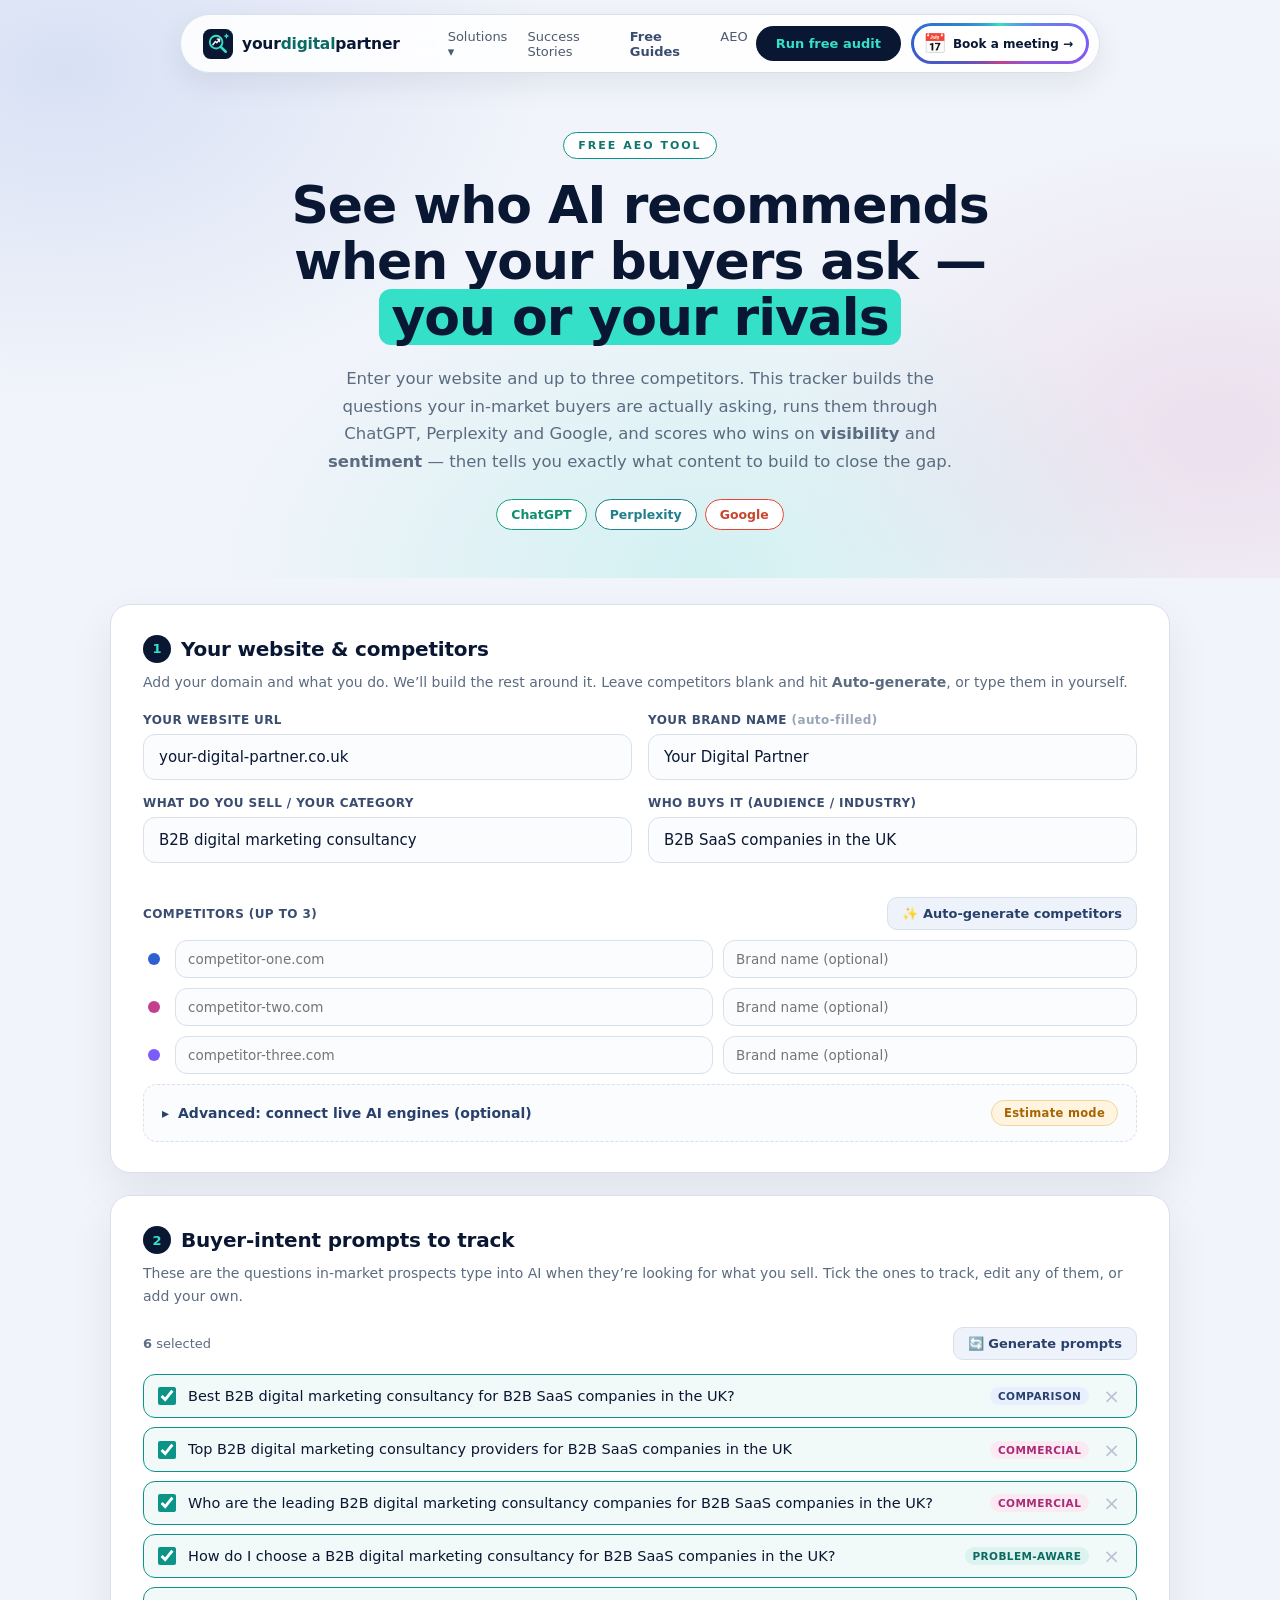
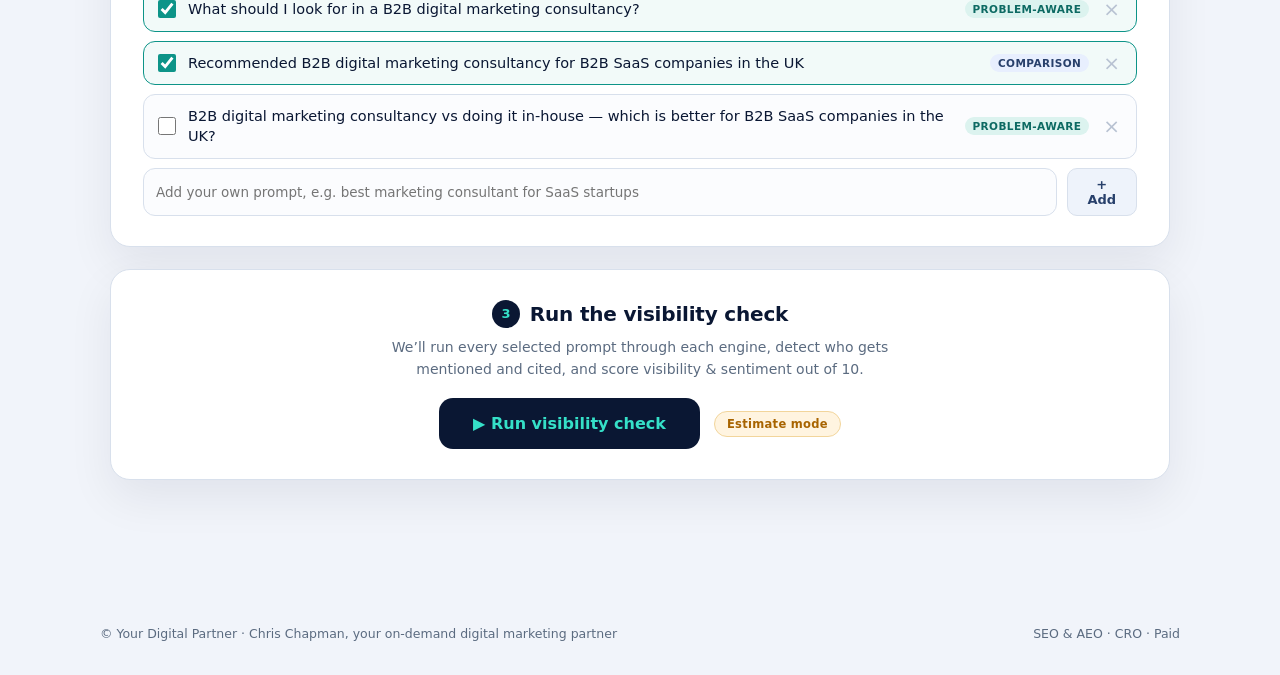
<file: tools/aeo-visibility-tracker/index.html>
<!DOCTYPE html>
<html lang="en-GB">
<head>
<meta charset="UTF-8">
<link rel="icon" type="image/svg+xml" href="/assets/logo-icon.svg">
<meta name="viewport" content="width=device-width, initial-scale=1">
<title>Free AEO Visibility Tracker | See How AI Ranks You vs Competitors | Your Digital Partner</title>
<meta name="description" content="Track your AI search visibility in ChatGPT, Perplexity and Google against 3 competitors. Get buyer-intent prompts, visibility &amp; sentiment scores out of 10, and content recommendations - free.">
<link rel="canonical" href="https://your-digital-partner.co.uk/tools/aeo-visibility-tracker/">
<meta name="theme-color" content="#0a1733">
<meta property="og:type" content="website">
<meta property="og:url" content="https://your-digital-partner.co.uk/tools/aeo-visibility-tracker/">
<meta property="og:title" content="Free AEO Visibility Tracker | See How AI Ranks You vs Competitors">
<meta property="og:description" content="Enter your URL and 3 competitors. See who ChatGPT, Perplexity and Google surface for the questions your buyers actually ask - with visibility and sentiment scored out of 10 and a content plan to win.">
<meta property="og:site_name" content="Your Digital Partner">
<meta property="og:image" content="https://your-digital-partner.co.uk/assets/social-card.png">
<meta property="og:image:width" content="1200">
<meta property="og:image:height" content="630">
<script type="application/ld+json">
{
  "@context": "https://schema.org",
  "@graph": [
    {
      "@type": "WebApplication",
      "name": "AEO Visibility Tracker",
      "url": "https://your-digital-partner.co.uk/tools/aeo-visibility-tracker/",
      "applicationCategory": "BusinessApplication",
      "operatingSystem": "Web browser",
      "offers": { "@type": "Offer", "price": "0", "priceCurrency": "GBP" },
      "description": "Track your AI search visibility across ChatGPT, Perplexity and Google against three competitors. Generates buyer-intent prompts, scores visibility and sentiment out of 10, and recommends the content to close the gap.",
      "publisher": { "@id": "https://your-digital-partner.co.uk/#organization" }
    },
    {
      "@type": "BreadcrumbList",
      "itemListElement": [
        { "@type": "ListItem", "position": 1, "name": "Home", "item": "https://your-digital-partner.co.uk/" },
        { "@type": "ListItem", "position": 2, "name": "Free Tools", "item": "https://your-digital-partner.co.uk/tools/aeo-visibility-tracker/" },
        { "@type": "ListItem", "position": 3, "name": "AEO Visibility Tracker", "item": "https://your-digital-partner.co.uk/tools/aeo-visibility-tracker/" }
      ]
    }
  ]
}
</script>
<style>
  :root{--bg:#f1f4fa;--ink:#0a1733;--mut:#5b6b80;--lime:#35e0c8;--card:#fff;--line:#d8e0ec;--soft:#e0eef6;--blue:#2f5fd0;--pink:#c2408d;--green:#0d9488;--purple:#7b5cfa}
  *{margin:0;box-sizing:border-box;font-family:'Segoe UI',system-ui,-apple-system,sans-serif}
  html{scroll-behavior:smooth}
  [id]{scroll-margin-top:95px}
  body{background:var(--bg);color:var(--ink);overflow-x:hidden}
  a{color:inherit;text-decoration:none}
  /* NAV (shared) */
  nav{position:fixed;top:14px;left:50%;transform:translateX(-50%);z-index:50;display:flex;gap:8px;align-items:center;background:rgba(255,255,255,.88);backdrop-filter:blur(12px);border:1px solid var(--line);border-radius:99px;padding:8px 10px 8px 22px;box-shadow:0 10px 30px rgba(8,20,48,.08);width:min(920px,94vw);justify-content:space-between}
  .navr{display:flex;align-items:center;gap:10px}
  .logo{font-weight:800;font-size:15.5px;white-space:nowrap;display:flex;align-items:center;gap:9px;letter-spacing:-.2px}.logo b{color:#0d6a63}.logo svg{display:block}
  nav ul{display:flex;gap:20px;list-style:none;font-size:13px;color:#4d5b6e}
  nav ul li{cursor:pointer;position:relative}nav ul li:hover{color:var(--ink)}
  @property --nba{syntax:'<angle>';initial-value:0deg;inherits:false}
  .nav-book{position:relative;background:linear-gradient(#fff,#fff) padding-box,conic-gradient(from var(--nba),#35e0c8,#7b5cfa,#c2408d,#2f5fd0,#35e0c8) border-box;border:3px solid transparent;color:var(--ink);border-radius:99px;padding:6px 13px 6px 9px;font-size:12px;font-weight:700;cursor:pointer;display:inline-flex;align-items:center;gap:6px;white-space:nowrap;animation:navbaspin 3.2s linear infinite}
  @keyframes navbaspin{to{--nba:360deg}}
  .nav-book .ic{font-size:19px}
  .dd{position:absolute;top:34px;left:-40px;background:#fff;border:1px solid var(--line);border-radius:18px;padding:10px;width:450px;box-shadow:0 24px 60px rgba(8,20,48,.18);opacity:0;visibility:hidden;transform:translateY(6px);transition:all .2s}
  li:hover .dd{opacity:1;visibility:visible;transform:none}
  .dd a{display:flex;gap:14px;align-items:flex-start;padding:14px;border-radius:14px;font-size:14px;color:var(--ink);transition:background .15s}
  .dd a:hover{background:var(--soft)}
  .dd .ic{width:42px;height:42px;border-radius:12px;display:grid;place-items:center;font-size:19px;flex-shrink:0}
  .dd .ic.g{background:#dcf3ef}.dd .ic.b{background:#e8effe}.dd .ic.p{background:#fceaf3}.dd .ic.pu{background:var(--ink)}
  .dd .ic .ai-mark{font-weight:900;font-size:14.5px;letter-spacing:.5px;color:#fff}
  .dd a b{display:block;font-size:14px;margin-bottom:3px}
  .dd a small{display:block;color:var(--mut);font-size:12px;line-height:1.5}
  .cta{background:var(--ink);color:var(--lime);border:none;padding:10px 20px;border-radius:99px;font-size:13px;font-weight:700;cursor:pointer;transition:transform .2s;white-space:nowrap;display:inline-block}
  .cta:hover{transform:scale(1.05)}
  .mobile-menu-toggle{display:none}
  .nav-mob-cta-li{display:none}
  section{padding:96px 40px}
  .wrap{max-width:1160px;margin:0 auto}
  .bg-dark{background:radial-gradient(700px at 85% 0%,rgba(53,224,200,.22),transparent 65%),radial-gradient(640px at 8% 100%,rgba(123,92,250,.3),transparent 65%),var(--ink)}
  .eyebrow{display:inline-block;font-size:11px;letter-spacing:2px;text-transform:uppercase;font-weight:800;color:#0f766e;background:#fff;border:1.5px solid var(--green);border-radius:99px;padding:6px 14px;margin-bottom:18px}
  /* HERO */
  .hero{padding:132px 40px 40px;position:relative}
  .hero::before{content:"";position:absolute;inset:0;background:radial-gradient(700px 480px at 5% 12%,rgba(47,95,208,.13),transparent 70%),radial-gradient(620px 440px at 95% 75%,rgba(194,64,141,.11),transparent 70%),radial-gradient(700px 460px at 55% 100%,rgba(53,224,200,.16),transparent 70%);pointer-events:none;z-index:0}
  .hero .wrap{position:relative;z-index:1;text-align:center;max-width:820px}
  h1{font-size:clamp(30px,4.4vw,52px);font-weight:800;letter-spacing:-.02em;line-height:1.08}
  h1 .hl{background:var(--lime);border-radius:12px;padding:0 12px;display:inline-block}
  .hero p{color:var(--mut);font-size:16.5px;line-height:1.66;margin:20px auto 24px;max-width:640px}
  .llm-list{display:flex;gap:8px;flex-wrap:wrap;justify-content:center;margin-bottom:8px}
  .llm{font-size:12.5px;font-weight:700;background:#fff;border:1.5px solid;border-radius:99px;padding:7px 14px}
  .llm.c1{color:#0d8f70;border-color:#10a37f}.llm.c2{color:#20808d;border-color:#20808d}.llm.c3{color:#c9442d;border-color:#ea4335}
  /* TOOL */
  .tool{padding:26px 20px 90px}
  .twrap{max-width:1060px;margin:0 auto}
  .card{background:#fff;border:1px solid var(--line);border-radius:20px;box-shadow:0 18px 46px rgba(8,20,48,.07);padding:30px 32px;margin-bottom:22px}
  .card h2{font-size:20px;font-weight:800;letter-spacing:-.01em;display:flex;align-items:center;gap:10px}
  .step-n{display:inline-grid;place-items:center;width:28px;height:28px;border-radius:50%;background:var(--ink);color:var(--lime);font-size:13px;font-weight:800;flex-shrink:0}
  .card .sub{color:var(--mut);font-size:14px;line-height:1.6;margin:8px 0 20px}
  label.fl{display:block;font-size:12px;font-weight:800;letter-spacing:.4px;text-transform:uppercase;color:#3a4d70;margin:0 0 7px}
  .inp{width:100%;border:1.6px solid var(--line);border-radius:12px;padding:13px 15px;font-size:15px;color:var(--ink);background:#fbfcfe;transition:border-color .15s,box-shadow .15s}
  .inp:focus{outline:none;border-color:var(--green);box-shadow:0 0 0 3px rgba(13,148,136,.14)}
  .grid2{display:grid;grid-template-columns:1fr 1fr;gap:16px}
  .fld{margin-bottom:16px}
  .comp-row{display:grid;grid-template-columns:22px 1.3fr 1fr;gap:10px;align-items:center;margin-bottom:10px}
  .comp-dot{width:12px;height:12px;border-radius:50%;justify-self:center}
  .cd0{background:var(--ink)}.cd1{background:var(--blue)}.cd2{background:var(--pink)}.cd3{background:var(--purple)}
  .row-between{display:flex;align-items:center;justify-content:space-between;gap:12px;flex-wrap:wrap}
  .btn{border:0;border-radius:12px;padding:13px 22px;font-size:14.5px;font-weight:800;cursor:pointer;transition:transform .15s,box-shadow .15s,background .15s;display:inline-flex;align-items:center;gap:8px}
  .btn:disabled{opacity:.5;cursor:not-allowed}
  .btn-primary{background:linear-gradient(120deg,#0d9488,#2f5fd0);color:#fff;box-shadow:0 10px 26px rgba(47,95,208,.28)}
  .btn-primary:hover:not(:disabled){transform:translateY(-2px)}
  .btn-ghost{background:#eef3fb;color:#28406b;border:1.5px solid var(--line)}
  .btn-ghost:hover:not(:disabled){background:#e2ebf8}
  .btn-run{background:var(--ink);color:var(--lime);font-size:16px;padding:16px 34px;border-radius:14px}
  .btn-run:hover:not(:disabled){transform:translateY(-2px);box-shadow:0 14px 34px rgba(8,20,48,.24)}
  .btn-sm{padding:8px 14px;font-size:13px;border-radius:10px}
  .mode-badge{font-size:11.5px;font-weight:800;border-radius:99px;padding:5px 12px;letter-spacing:.3px}
  .mode-estimate{background:#fff4e0;color:#a86400;border:1px solid #f2d59b}
  .mode-live{background:#dcf3ef;color:#0d6a63;border:1px solid #9fdccf}
  details.adv{border:1.5px dashed var(--line);border-radius:14px;padding:0 18px;margin-top:6px;background:#fbfcfe}
  details.adv summary{cursor:pointer;font-weight:800;font-size:14px;padding:15px 0;color:#28406b;list-style:none;display:flex;align-items:center;gap:9px}
  details.adv summary::-webkit-details-marker{display:none}
  details.adv summary .chev{transition:transform .2s}
  details.adv[open] summary .chev{transform:rotate(90deg)}
  .adv-inner{padding:0 0 20px}
  .note{font-size:12.5px;color:var(--mut);line-height:1.6;background:#f2f6fc;border-left:3px solid var(--green);border-radius:0 10px 10px 0;padding:11px 14px;margin:12px 0}
  .keygrid{display:grid;grid-template-columns:1fr 1fr;gap:14px;margin-top:14px}
  .inp-sm{padding:10px 12px;font-size:13.5px}
  /* prompt list */
  .pchip{display:flex;align-items:center;gap:12px;border:1.5px solid var(--line);border-radius:12px;padding:11px 14px;margin-bottom:9px;background:#fbfcfe;transition:border-color .15s,background .15s}
  .pchip.sel{border-color:var(--green);background:rgba(13,148,136,.05)}
  .pchip input[type=checkbox]{width:18px;height:18px;accent-color:var(--green);flex-shrink:0;cursor:pointer}
  .pchip .ptext{flex:1;font-size:14.5px;line-height:1.4}
  .pcat{font-size:10.5px;font-weight:800;letter-spacing:.4px;text-transform:uppercase;padding:3px 8px;border-radius:99px;white-space:nowrap}
  .cat-comparison{background:#e8effe;color:#28406b}.cat-commercial{background:#fceaf3;color:#a82b78}
  .cat-problem{background:#dcf3ef;color:#0d6a63}.cat-brand{background:#efe9ff;color:#5b3fd6}
  .pchip .del{border:0;background:transparent;color:#b8c2d2;font-size:20px;cursor:pointer;line-height:1;padding:0 2px}
  .pchip .del:hover{color:var(--pink)}
  .addrow{display:flex;gap:10px;margin-top:6px}
  /* progress */
  #progress{display:none;margin-top:18px}
  #progress.on{display:block}
  .pbar{height:10px;background:#e7edf6;border-radius:99px;overflow:hidden}
  .pbar i{display:block;height:100%;width:0;background:linear-gradient(90deg,#0d9488,#2f5fd0);border-radius:99px;transition:width .3s}
  .plog{font-size:12.5px;color:var(--mut);margin-top:10px;font-family:ui-monospace,Menlo,Consolas,monospace;min-height:18px}
  /* RESULTS */
  #results{display:none}
  #results.on{display:block}
  .dash{background:var(--ink);color:#fff;border-radius:22px;padding:32px 34px;margin-bottom:24px;position:relative;overflow:hidden}
  .dash::before{content:"";position:absolute;inset:0;background:radial-gradient(600px at 90% 0%,rgba(53,224,200,.22),transparent 62%),radial-gradient(520px at 0% 100%,rgba(123,92,250,.32),transparent 60%);pointer-events:none}
  .dash > *{position:relative;z-index:1}
  .dash h2{color:#fff;font-size:22px;margin-bottom:4px}
  .dash .dsub{color:#b9c6de;font-size:14px;margin-bottom:22px}
  .kpis{display:grid;grid-template-columns:repeat(4,1fr);gap:14px}
  .kpi{background:rgba(255,255,255,.06);border:1px solid rgba(255,255,255,.12);border-radius:16px;padding:18px}
  .kpi .kl{font-size:11px;letter-spacing:.6px;text-transform:uppercase;color:#9fb0cc;font-weight:800}
  .kpi .kv{font-size:30px;font-weight:800;margin-top:6px;letter-spacing:-.02em}
  .kpi .kv small{font-size:15px;color:#9fb0cc;font-weight:700}
  .kpi .kd{font-size:12px;color:#cdd7e8;margin-top:2px}
  .kv.rank1{color:var(--lime)}.kv.good{color:#5fe0b8}.kv.mid{color:#ffd36b}.kv.bad{color:#ff9db8}
  .sov{margin-top:22px}
  .sov h3{font-size:13px;color:#cdd7e8;font-weight:800;letter-spacing:.4px;text-transform:uppercase;margin-bottom:12px}
  .sovrow{display:grid;grid-template-columns:150px 1fr 46px;gap:12px;align-items:center;margin-bottom:9px;font-size:13.5px}
  .sovrow .nm{white-space:nowrap;overflow:hidden;text-overflow:ellipsis;font-weight:700}
  .sovrow .you{color:var(--lime)}
  .sovtrack{height:14px;background:rgba(255,255,255,.09);border-radius:99px;overflow:hidden}
  .sovtrack i{display:block;height:100%;border-radius:99px;width:0;transition:width .9s cubic-bezier(.2,.8,.2,1)}
  .sf0{background:var(--lime)}.sf1{background:#6ea0ff}.sf2{background:#ef7ab8}.sf3{background:#b49bff}
  .sovrow .pct{text-align:right;font-weight:800;font-size:13px}
  /* per prompt cards */
  .presult{background:#fff;border:1px solid var(--line);border-radius:18px;padding:24px 26px;margin-bottom:18px;box-shadow:0 12px 32px rgba(8,20,48,.06)}
  .presult .ph{display:flex;justify-content:space-between;gap:14px;align-items:flex-start;flex-wrap:wrap;margin-bottom:16px}
  .presult .pq{font-size:17px;font-weight:800;line-height:1.35}
  .presult .pq .qmark{color:var(--green)}
  .winner{font-size:12.5px;font-weight:800;border-radius:99px;padding:6px 13px;white-space:nowrap}
  .win-you{background:rgba(53,224,200,.18);color:#0b6a5f;border:1px solid #7fd7c8}
  .win-them{background:#fdeef5;color:#a82b78;border:1px solid #f3c3dd}
  .lb{width:100%;border-collapse:collapse;font-size:13.5px;margin-bottom:8px}
  .lb th{text-align:left;font-size:11px;letter-spacing:.4px;text-transform:uppercase;color:var(--mut);font-weight:800;padding:8px 8px;border-bottom:2px solid var(--line)}
  .lb th.c,.lb td.c{text-align:center}
  .lb td{padding:11px 8px;border-bottom:1px solid #eef2f8;vertical-align:middle}
  .lb tr.you td{background:rgba(13,148,136,.05)}
  .lb .ent{font-weight:700;display:flex;align-items:center;gap:9px}
  .lb .ent .dot{width:10px;height:10px;border-radius:50%;flex-shrink:0}
  .lb .yb{font-size:10px;font-weight:800;color:#0b6a5f;background:rgba(53,224,200,.2);border-radius:99px;padding:2px 7px}
  .ecell{font-size:12.5px;font-weight:800}
  .escore{display:inline-grid;place-items:center;min-width:34px;height:26px;border-radius:8px;font-weight:800;font-size:13px}
  .sc-hi{background:rgba(13,148,136,.16);color:#0b6a5f}.sc-md{background:#fff2d6;color:#9a6400}.sc-lo{background:#fde7ef;color:#a82b78}.sc-none{background:#f0f2f6;color:#9aa6b8}
  .miss{color:#b6c0cf;font-weight:700}
  .rec{margin-top:16px;border:1.5px solid #d9e7f7;border-radius:14px;background:linear-gradient(180deg,#f6faff,#fff);padding:18px 20px}
  .rec .rh{font-size:13px;font-weight:800;color:#28406b;letter-spacing:.3px;text-transform:uppercase;display:flex;align-items:center;gap:8px;margin-bottom:6px}
  .rec .rtitle{font-size:16px;font-weight:800;margin-bottom:6px}
  .rec .rwhy{font-size:13.5px;color:var(--mut);line-height:1.6;margin-bottom:14px}
  .rec .rwhy b{color:var(--ink)}
  .assets{display:grid;grid-template-columns:1fr 1fr;gap:9px}
  .asset{display:flex;gap:10px;align-items:flex-start;font-size:13.5px;line-height:1.45;background:#fff;border:1px solid var(--line);border-radius:11px;padding:11px 13px}
  .asset .at{font-size:9.5px;font-weight:800;letter-spacing:.4px;text-transform:uppercase;padding:3px 7px;border-radius:6px;white-space:nowrap;margin-top:1px;flex-shrink:0}
  .at-pillar{background:#e8effe;color:#28406b}.at-blog{background:#dcf3ef;color:#0d6a63}
  .at-compare{background:#fceaf3;color:#a82b78}.at-tool{background:#efe9ff;color:#5b3fd6}
  .at-webinar{background:#fff2d6;color:#9a6400}.at-schema{background:#e6f7f4;color:#0b6a5f}
  .engnote{font-size:12px;color:var(--mut);margin-top:10px;display:flex;gap:8px;flex-wrap:wrap;align-items:center}
  .etag{font-size:10.5px;font-weight:800;border-radius:99px;padding:3px 9px}
  .etag.live{background:#dcf3ef;color:#0b6a5f}.etag.est{background:#fff4e0;color:#9a6400}.etag.err{background:#fde7ef;color:#a82b78}
  /* CTA */
  .cta-band{background:radial-gradient(700px at 85% 0%,rgba(53,224,200,.22),transparent 65%),radial-gradient(640px at 8% 100%,rgba(123,92,250,.3),transparent 65%),var(--ink);color:#fff;border-radius:22px;padding:40px;text-align:center;margin-top:8px}
  .cta-band h2{color:#fff;font-size:26px;margin-bottom:10px}
  .cta-band p{color:#c3cee2;max-width:560px;margin:0 auto 22px;line-height:1.6;font-size:15px}
  .cta-band .btn-run{margin:0 auto}
  .disclaimer{font-size:11.5px;color:#93a1b8;text-align:center;max-width:760px;margin:26px auto 0;line-height:1.6}
  footer{padding:34px 40px;font-size:12.5px;color:var(--mut);max-width:1160px;margin:0 auto;display:flex;justify-content:space-between;gap:14px;flex-wrap:wrap}
  footer a:hover{color:var(--ink)}
  .mobile-sticky-cta{display:none}
  @media(max-width:900px){
    body{padding-bottom:74px}nav ul{display:none}.navr>.cta{display:none}.navr>.nav-book{display:none}
    .mobile-menu-toggle{position:relative;display:grid;place-items:center;width:42px;height:42px;border:0;background:var(--ink);color:var(--lime);border-radius:50%;font-size:20px;cursor:pointer;padding:0}
    nav.open ul{display:flex;position:absolute;top:calc(100% + 8px);left:0;right:0;flex-direction:column;gap:4px;background:#fff;border:1px solid var(--line);border-radius:18px;padding:10px;box-shadow:0 18px 42px rgba(8,20,48,.18)}
    nav.open ul li{padding:10px}nav.open .dd{position:static;opacity:1;visibility:visible;transform:none;width:auto;box-shadow:none;border:0;padding:6px 0 0;background:transparent}nav.open .dd a{padding:10px}
    nav.open ul .nav-mob-cta-li{display:block;padding:8px 4px 4px;margin-top:6px;border-top:1px solid #d8e0ec}
    .nav-mob-cta{width:100%;background:#35e0c8;color:#0a1733;border:0;border-radius:12px;padding:15px;font-size:15.5px;font-weight:800;cursor:pointer;display:flex;align-items:center;justify-content:center;gap:8px;box-shadow:0 8px 20px rgba(53,224,200,.35)}
    .mobile-sticky-cta{position:fixed;left:0;right:0;bottom:0;z-index:60;display:flex;align-items:center;justify-content:center;background:var(--ink);color:var(--lime);padding:17px 20px calc(17px + env(safe-area-inset-bottom));font-size:16px;font-weight:800;box-shadow:0 -10px 28px rgba(8,20,48,.18)}
    section{padding:70px 20px}.hero{padding:116px 18px 30px}.card{padding:24px 18px}
    .grid2,.keygrid,.kpis,.assets{grid-template-columns:1fr}.kpis{grid-template-columns:1fr 1fr}
    .comp-row{grid-template-columns:18px 1fr;grid-template-areas:"d dom" ". brand"}
    .comp-row .comp-dot{grid-area:d}.comp-row>*:nth-child(2){grid-area:dom}.comp-row>*:nth-child(3){grid-area:brand}
    .sovrow{grid-template-columns:110px 1fr 40px}
    .lb{font-size:12px}.lb th,.lb td{padding:8px 5px}
    .dash,.cta-band{padding:24px 18px}
  }
  @media(max-width:560px){.kpis{grid-template-columns:1fr}.lb .engcol{display:none}}
  /* HubSpot book modal */
  .hs-book-modal{display:none;position:fixed;inset:0;z-index:99999}
  .hs-book-modal.open{display:block}
  .hs-book-overlay{position:absolute;inset:0;background:rgba(8,20,48,.55)}
  .hs-book-dialog{position:relative;background:#fff;max-width:1040px;width:calc(100% - 40px);margin:4vh auto;border-radius:16px;box-shadow:0 30px 80px rgba(8,20,48,.35);padding:32px 34px 24px;max-height:92vh;overflow:auto}
  .hs-book-x{position:absolute;top:6px;right:12px;border:0;background:transparent;font-size:30px;line-height:1;cursor:pointer;color:#0a1733;z-index:2}
</style>
<!-- Start of HubSpot Embed Code -->
<script type="text/javascript" id="hs-script-loader" async defer src="//js-eu1.hs-scripts.com/146760313.js"></script>
<!-- End of HubSpot Embed Code -->
</head>
<body>

<nav>
  <a class="logo" href="/">
    <svg viewBox="0 0 64 64" width="30" height="30" xmlns="http://www.w3.org/2000/svg"><rect width="64" height="64" rx="16" fill="#0a1733"/><circle cx="28" cy="28" r="13.5" fill="none" stroke="#35e0c8" stroke-width="4"/><path d="M38 38 L48.5 48.5" stroke="#35e0c8" stroke-width="5.5" stroke-linecap="round"/><path d="M21 33.5 L26.5 26.5 L29.5 29.5 L35 22.5" fill="none" stroke="#fff" stroke-width="3" stroke-linecap="round" stroke-linejoin="round"/><path d="M30.5 21.5 L35.5 21.9 L35.1 26.9" fill="none" stroke="#fff" stroke-width="3" stroke-linecap="round" stroke-linejoin="round"/><path d="M50 9 l1.9 4.2 4.2 1.9 -4.2 1.9 -1.9 4.2 -1.9 -4.2 -4.2 -1.9 4.2 -1.9 z" fill="#35e0c8"/></svg>
    <span>your<b>digital</b>partner</span>
  </a>
  <ul>
    <li>Solutions ▾
      <div class="dd">
        <a href="/solutions/seo-aeo-visibility/"><span class="ic g">🔍</span><span><b>SEO &amp; AEO Visibility</b><small>Rank on Google and get cited by ChatGPT, Gemini &amp; Perplexity</small></span></a>
        <a href="/solutions/website-optimisation-cro/"><span class="ic b">📈</span><span><b>Website Optimisation &amp; CRO</b><small>Heatmaps, A/B testing &amp; personalisation that turn traffic into pipeline</small></span></a>
        <a href="/solutions/ai-marketing/"><span class="ic pu"><b class="ai-mark">AI</b></span><span><b>AI-Enabled Digital Marketing</b><small>Practical AI across reporting, SEO, conversion &amp; HubSpot</small></span></a>
        <a href="/solutions/paid-campaigns/"><span class="ic p">🎯</span><span><b>Performance Marketing</b><small>Google &amp; LinkedIn Ads accountable to revenue, not clicks</small></span></a>
      </div>
    </li>
    <li><a href="/success-stories/">Success Stories</a></li>
    <li><a href="/blog/" style="color:#3a4d70;font-weight:800">Free Guides</a></li>
    <li><a href="/solutions/seo-aeo-visibility/">AEO</a></li>
    <li class="nav-mob-cta-li"><button class="nav-mob-cta" type="button" onclick="document.querySelector('nav').classList.remove('open');return false;" data-book><span class="ic">📅</span> Book a meeting</button></li>
  </ul>
  <div class="navr">
  <a class="cta" href="#tool">Run free audit</a>
  <button class="nav-book" type="button" title="Book a 30-minute call" aria-label="Book a 30-minute call" data-book><span class="ic">📅</span>Book a meeting →</button>
  <button class="mobile-menu-toggle" type="button" aria-label="Open menu" onclick="this.closest('nav').classList.toggle('open')">☰</button>
  </div>
</nav>

<header class="hero">
  <div class="wrap">
    <span class="eyebrow">Free AEO tool</span>
    <h1>See who AI recommends when your buyers ask — <span class="hl">you or your rivals</span></h1>
    <p>Enter your website and up to three competitors. This tracker builds the questions your in-market buyers are actually asking, runs them through ChatGPT, Perplexity and Google, and scores who wins on <b>visibility</b> and <b>sentiment</b> — then tells you exactly what content to build to close the gap.</p>
    <div class="llm-list">
      <span class="llm c1">ChatGPT</span>
      <span class="llm c2">Perplexity</span>
      <span class="llm c3">Google</span>
    </div>
  </div>
</header>

<main class="tool" id="tool">
  <div class="twrap">

    <!-- STEP 1 -->
    <section class="card" style="padding:30px 32px">
      <h2><span class="step-n">1</span> Your website &amp; competitors</h2>
      <p class="sub">Add your domain and what you do. We’ll build the rest around it. Leave competitors blank and hit <b>Auto-generate</b>, or type them in yourself.</p>

      <div class="grid2">
        <div class="fld">
          <label class="fl" for="yourUrl">Your website URL</label>
          <input class="inp" id="yourUrl" type="text" placeholder="e.g. your-digital-partner.co.uk" autocomplete="off">
        </div>
        <div class="fld">
          <label class="fl" for="yourBrand">Your brand name <span style="font-weight:600;text-transform:none;color:#9aa6b8">(auto-filled)</span></label>
          <input class="inp" id="yourBrand" type="text" placeholder="e.g. Your Digital Partner" autocomplete="off">
        </div>
      </div>
      <div class="grid2">
        <div class="fld">
          <label class="fl" for="category">What do you sell / your category</label>
          <input class="inp" id="category" type="text" placeholder="e.g. B2B digital marketing consultancy" autocomplete="off">
        </div>
        <div class="fld">
          <label class="fl" for="audience">Who buys it (audience / industry)</label>
          <input class="inp" id="audience" type="text" placeholder="e.g. B2B SaaS companies in the UK" autocomplete="off">
        </div>
      </div>

      <div class="row-between" style="margin:18px 0 10px">
        <label class="fl" style="margin:0">Competitors (up to 3)</label>
        <button class="btn btn-ghost btn-sm" id="autoComp" type="button">✨ Auto-generate competitors</button>
      </div>
      <div id="compRows">
        <div class="comp-row"><span class="comp-dot cd1"></span><input class="inp inp-sm comp-domain" type="text" placeholder="competitor-one.com"><input class="inp inp-sm comp-brand" type="text" placeholder="Brand name (optional)"></div>
        <div class="comp-row"><span class="comp-dot cd2"></span><input class="inp inp-sm comp-domain" type="text" placeholder="competitor-two.com"><input class="inp inp-sm comp-brand" type="text" placeholder="Brand name (optional)"></div>
        <div class="comp-row"><span class="comp-dot cd3"></span><input class="inp inp-sm comp-domain" type="text" placeholder="competitor-three.com"><input class="inp inp-sm comp-brand" type="text" placeholder="Brand name (optional)"></div>
      </div>
      <div id="autoCompNote" class="note" style="display:none"></div>

      <details class="adv">
        <summary><span class="chev">▸</span> Advanced: connect live AI engines (optional) <span id="modeInline" class="mode-badge mode-estimate" style="margin-left:auto">Estimate mode</span></summary>
        <div class="adv-inner">
          <div class="note">
            <b>Estimate mode</b> (default) gives you an instant, transparent simulation so you can see how the tool works — it’s an educated model, <b>not</b> a live search.
            Add your own API keys below to switch to <b>Live mode</b> and query the real engines. Keys are stored only in <b>your browser</b> (localStorage) and are sent directly to each provider — never to us.
          </div>
          <div class="keygrid">
            <div>
              <label class="fl" for="kOpenai">OpenAI API key <span style="font-weight:600;text-transform:none;color:#9aa6b8">— ChatGPT</span></label>
              <input class="inp inp-sm" id="kOpenai" type="password" placeholder="sk-..." autocomplete="off">
            </div>
            <div>
              <label class="fl" for="kOpenaiModel">OpenAI model</label>
              <input class="inp inp-sm" id="kOpenaiModel" type="text" placeholder="gpt-4o-mini" autocomplete="off">
            </div>
            <div>
              <label class="fl" for="kPplx">Perplexity API key <span style="font-weight:600;text-transform:none;color:#9aa6b8">— web-grounded</span></label>
              <input class="inp inp-sm" id="kPplx" type="password" placeholder="pplx-..." autocomplete="off">
            </div>
            <div>
              <label class="fl" for="kPplxModel">Perplexity model</label>
              <input class="inp inp-sm" id="kPplxModel" type="text" placeholder="sonar" autocomplete="off">
            </div>
            <div>
              <label class="fl" for="kGoogleKey">Google API key <span style="font-weight:600;text-transform:none;color:#9aa6b8">— Custom Search</span></label>
              <input class="inp inp-sm" id="kGoogleKey" type="password" placeholder="AIza..." autocomplete="off">
            </div>
            <div>
              <label class="fl" for="kGoogleCx">Google Search Engine ID (cx)</label>
              <input class="inp inp-sm" id="kGoogleCx" type="text" placeholder="e.g. 0123abc..." autocomplete="off">
            </div>
          </div>
          <div class="addrow" style="margin-top:14px">
            <button class="btn btn-ghost btn-sm" id="saveKeys" type="button">💾 Save keys in this browser</button>
            <button class="btn btn-ghost btn-sm" id="clearKeys" type="button">🗑 Clear saved keys</button>
          </div>
        </div>
      </details>
    </section>

    <!-- STEP 2 -->
    <section class="card">
      <h2><span class="step-n">2</span> Buyer-intent prompts to track</h2>
      <p class="sub">These are the questions in-market prospects type into AI when they’re looking for what you sell. Tick the ones to track, edit any of them, or add your own.</p>
      <div class="row-between" style="margin-bottom:14px">
        <span style="font-size:13px;color:var(--mut)"><b id="selCount">0</b> selected</span>
        <button class="btn btn-ghost btn-sm" id="genPrompts" type="button">🔄 Generate prompts</button>
      </div>
      <div id="promptList"></div>
      <div class="addrow">
        <input class="inp inp-sm" id="newPrompt" type="text" placeholder="Add your own prompt, e.g. best marketing consultant for SaaS startups">
        <button class="btn btn-ghost btn-sm" id="addPrompt" type="button">+ Add</button>
      </div>
    </section>

    <!-- STEP 3 -->
    <section class="card" style="text-align:center">
      <h2 style="justify-content:center"><span class="step-n">3</span> Run the visibility check</h2>
      <p class="sub" style="max-width:560px;margin:8px auto 18px">We’ll run every selected prompt through each engine, detect who gets mentioned and cited, and score visibility &amp; sentiment out of 10.</p>
      <div style="display:flex;justify-content:center;align-items:center;gap:14px;flex-wrap:wrap">
        <button class="btn btn-run" id="runBtn" type="button">▶ Run visibility check</button>
        <span id="modeMain" class="mode-badge mode-estimate">Estimate mode</span>
      </div>
      <div id="progress">
        <div class="pbar"><i id="pbarFill"></i></div>
        <div class="plog" id="plog"></div>
      </div>
    </section>

    <!-- RESULTS -->
    <section id="results">
      <div class="dash" id="dash"></div>
      <div id="perPrompt"></div>

      <div class="cta-band">
        <h2>Want us to actually close these gaps?</h2>
        <p>You’ve got the map. We build the content hubs, schema and answer-first pages that get you cited by ChatGPT, Perplexity and Google — and we track the movement. Book a free 30-minute review of your results.</p>
        <button class="btn btn-run" type="button" data-book>📅 Book a free AEO review →</button>
        <p class="disclaimer">Scores in Estimate mode are a transparent simulation to demonstrate the method, not live search data. For live results, add your own API keys under “Advanced”. Live results reflect a single point-in-time query and will vary between runs and locations — AI answers are non-deterministic.</p>
      </div>
    </section>

  </div>
</main>

<footer>
  <span>© Your Digital Partner · Chris Chapman, your on-demand digital marketing partner</span>
  <span><a href="/solutions/seo-aeo-visibility/">SEO &amp; AEO</a> · <a href="/solutions/website-optimisation-cro/">CRO</a> · <a href="/solutions/paid-campaigns/">Paid</a></span>
</footer>

<a class="mobile-sticky-cta" data-book>Book a free AEO review →</a>

<div id="hsBookModal" class="hs-book-modal" aria-hidden="true">
  <div class="hs-book-overlay" data-book-close></div>
  <div class="hs-book-dialog" role="dialog" aria-modal="true" aria-label="Book a meeting">
    <button class="hs-book-x" type="button" aria-label="Close" data-book-close>&times;</button>
    <div class="meetings-iframe-container" data-src="https://meetings-eu1.hubspot.com/cchapman?embed=true"></div>
  </div>
</div>
<script type="text/javascript" src="https://static.hsappstatic.net/MeetingsEmbed/ex/MeetingsEmbedCode.js"></script>
<script>
(function(){var m=document.getElementById("hsBookModal");if(!m)return;function close(){m.classList.remove("open");document.body.style.overflow="";}document.addEventListener("click",function(e){if(e.target.closest("[data-book]")){e.preventDefault();m.classList.add("open");document.body.style.overflow="hidden";return;}if(e.target.closest("[data-book-close]")){close();}});document.addEventListener("keydown",function(e){if(e.key==="Escape")close();});})();
</script>

<script>
/* ============================================================
   AEO Visibility Tracker — client-side engine
   Live mode: real calls to OpenAI / Perplexity / Google CSE using
   the user's own keys (kept in localStorage, sent only to each API).
   Estimate mode: transparent, deterministic simulation for demo.
   ============================================================ */
(function(){
"use strict";
var $=function(s,r){return (r||document).querySelector(s)};
var $$=function(s,r){return Array.prototype.slice.call((r||document).querySelectorAll(s))};

/* ---------- helpers ---------- */
function cleanDomain(v){
  if(!v)return"";
  v=v.trim().toLowerCase().replace(/^https?:\/\//,"").replace(/^www\./,"");
  v=v.split("/")[0].split("?")[0].split("#")[0];
  return v;
}
function registrable(d){ // crude eTLD+1 for matching/display
  d=cleanDomain(d); if(!d)return"";
  var p=d.split("."); if(p.length<=2)return d;
  var two=["co.uk","org.uk","ac.uk","gov.uk","com.au","co.nz","co.za","com.br","co.jp"];
  var last2=p.slice(-2).join(".");
  if(two.indexOf(last2)>-1)return p.slice(-3).join(".");
  return p.slice(-2).join(".");
}
function brandFromDomain(d){
  d=registrable(d); if(!d)return"";
  var sld=d.split(".")[0].replace(/[-_]/g," ");
  return sld.replace(/\b\w/g,function(c){return c.toUpperCase()});
}
function esc(s){return String(s==null?"":s).replace(/[&<>"']/g,function(c){return{"&":"&amp;","<":"&lt;",">":"&gt;",'"':"&quot;","'":"&#39;"}[c]})}
function hash(str){var h=2166136261;for(var i=0;i<str.length;i++){h^=str.charCodeAt(i);h=Math.imul(h,16777619)}return (h>>>0)}
function rand01(seed){var x=hash(seed);return (x%100000)/100000}
function clamp(n,a,b){return Math.max(a,Math.min(b,n))}
function round1(n){return Math.round(n*10)/10}

/* ---------- state ---------- */
var state={ entities:[], prompts:[], keys:{}, results:null };
var STOP=["the","a","an","for","to","of","and","or","in","on","is","are","best","top","how","what","which","who","vs","versus","near","me","2024","2025","2026","your","my","our","with","that","get","find","should","i","we","do","does","need","looking"];

/* ---------- keys ---------- */
var KEY_FIELDS={openai:"kOpenai",openaiModel:"kOpenaiModel",pplx:"kPplx",pplxModel:"kPplxModel",googleKey:"kGoogleKey",googleCx:"kGoogleCx"};
function readKeys(){
  var k={};
  for(var f in KEY_FIELDS){ k[f]=($("#"+KEY_FIELDS[f]).value||"").trim(); }
  k.openaiModel=k.openaiModel||"gpt-4o-mini";
  k.pplxModel=k.pplxModel||"sonar";
  state.keys=k; return k;
}
function activeEngines(){
  var k=readKeys(), e={};
  e.chatgpt = k.openai ? "live":"estimate";
  e.perplexity = k.pplx ? "live":"estimate";
  e.google = (k.googleKey && k.googleCx) ? "live":"estimate";
  return e;
}
function anyLive(){var e=activeEngines();return e.chatgpt==="live"||e.perplexity==="live"||e.google==="live"}
function refreshModeBadge(){
  var live=anyLive();
  ["#modeInline","#modeMain"].forEach(function(sel){
    var el=$(sel); if(!el)return;
    el.textContent=live?"Live mode":"Estimate mode";
    el.className="mode-badge "+(live?"mode-live":"mode-estimate");
  });
}
function saveKeys(){ try{localStorage.setItem("aeo_keys",JSON.stringify(readKeys()))}catch(e){} }
function loadKeys(){
  try{
    var raw=localStorage.getItem("aeo_keys"); if(!raw)return;
    var k=JSON.parse(raw);
    for(var f in KEY_FIELDS){ if(k[f]!=null)$("#"+KEY_FIELDS[f]).value=k[f]; }
  }catch(e){}
}

/* ---------- entities ---------- */
function collectEntities(){
  var ents=[];
  var yd=cleanDomain($("#yourUrl").value);
  var yb=($("#yourBrand").value||"").trim()||brandFromDomain(yd);
  if(yd)ents.push({domain:registrable(yd),brand:yb,you:true,idx:0});
  $$(".comp-row").forEach(function(row,i){
    var d=cleanDomain($(".comp-domain",row).value);
    if(!d)return;
    var b=($(".comp-brand",row).value||"").trim()||brandFromDomain(d);
    ents.push({domain:registrable(d),brand:b,you:false,idx:ents.length});
  });
  return ents;
}

/* ---------- prompt generation (heuristic, no key needed) ---------- */
function titleCase(s){return s.replace(/\b\w/g,function(c){return c.toUpperCase()})}
function genPrompts(){
  var cat=($("#category").value||"").trim();
  var aud=($("#audience").value||"").trim();
  var brand=($("#yourBrand").value||"").trim()||brandFromDomain(cleanDomain($("#yourUrl").value));
  var c=cat||"digital marketing";
  var forAud=aud?(" for "+aud):"";
  var list=[
    {text:"Best "+c+forAud+"?",cat:"comparison"},
    {text:"Top "+c+" providers"+(aud?(" for "+aud):" 2026"),cat:"commercial"},
    {text:"Who are the leading "+c+" companies"+forAud+"?",cat:"commercial"},
    {text:"How do I choose a "+c+(aud?(" for "+aud):"")+"?",cat:"problem"},
    {text:"What should I look for in a "+c+"?",cat:"problem"},
    {text:"Recommended "+c+forAud,cat:"comparison"},
    {text:c+" vs doing it in-house — which is better"+(aud?(" for "+aud):"")+"?",cat:"problem"}
  ];
  var comps=$$(".comp-row").map(function(r){return ($(".comp-brand",r).value||"").trim()||brandFromDomain(cleanDomain($(".comp-domain",r).value))}).filter(Boolean);
  if(comps[0])list.push({text:comps[0]+" alternatives"+(aud?(" for "+aud):""),cat:"brand"});
  if(brand&&comps[0])list.push({text:brand+" vs "+comps[0]+" — which is better?",cat:"brand"});
  state.prompts=list.map(function(p,i){return {id:"p"+i+"_"+hash(p.text),text:p.text,cat:p.cat,sel:i<6}});
  renderPrompts();
}
var CAT_LABEL={comparison:"Comparison",commercial:"Commercial",problem:"Problem-aware",brand:"Competitor"};
function renderPrompts(){
  var host=$("#promptList"); host.innerHTML="";
  state.prompts.forEach(function(p){
    var d=document.createElement("div");
    d.className="pchip"+(p.sel?" sel":"");
    d.innerHTML='<input type="checkbox" '+(p.sel?"checked":"")+'>'+
      '<span class="ptext" contenteditable="true" spellcheck="false"></span>'+
      '<span class="pcat cat-'+p.cat+'">'+CAT_LABEL[p.cat]+'</span>'+
      '<button class="del" title="Remove" aria-label="Remove">×</button>';
    $(".ptext",d).textContent=p.text;
    $("input",d).addEventListener("change",function(){p.sel=this.checked;d.classList.toggle("sel",p.sel);updateSelCount()});
    $(".ptext",d).addEventListener("input",function(){p.text=this.textContent.trim()});
    $(".del",d).addEventListener("click",function(){state.prompts=state.prompts.filter(function(x){return x!==p});renderPrompts()});
    host.appendChild(d);
  });
  updateSelCount();
}
function updateSelCount(){$("#selCount").textContent=state.prompts.filter(function(p){return p.sel}).length}

/* ---------- sentiment lexicon ---------- */
var POS=["best","top","leading","recommend","recommended","excellent","great","popular","trusted","strong","reliable","powerful","favourite","favorite","robust","award","praised","preferred","standout","ideal","proven","results","specialist","expert","go-to","impressive","effective","respected","well-regarded"];
var NEG=["expensive","costly","poor","limited","lacking","complaint","complaints","weak","difficult","confusing","outdated","avoid","downside","drawback","worst","problem","problems","issue","issues","buggy","unreliable","overpriced","dated","clunky","mixed reviews","disappointing"];

/* ---------- detection on a text/citation result ---------- */
function detectInText(text, ent){
  if(!text)return{present:false};
  var lc=text.toLowerCase();
  var terms=[ent.domain.toLowerCase(), ent.brand.toLowerCase(), ent.domain.split(".")[0].toLowerCase()].filter(function(v){return v&&v.length>1});
  var first=-1,count=0;
  terms.forEach(function(t){
    var re=new RegExp("(^|[^a-z0-9])"+t.replace(/[.*+?^${}()|[\]\\]/g,"\\$&")+"([^a-z0-9]|$)","g"),m;
    while((m=re.exec(lc))){count++; if(first<0||m.index<first)first=m.index;}
  });
  if(count===0)return{present:false};
  var prominence=1-(first/Math.max(lc.length,1));           // earlier = higher
  // sentiment window around first mention
  var w=lc.slice(Math.max(0,first-140),first+180),pos=0,neg=0;
  POS.forEach(function(t){if(w.indexOf(t)>-1)pos++}); NEG.forEach(function(t){if(w.indexOf(t)>-1)neg++});
  return{present:true,prominence:clamp(prominence,0,1),count:count,pos:pos,neg:neg,cited:false};
}
function scoreFromSignals(sig,engine){
  if(!sig||!sig.present)return{vis:0,sent:null,present:false,cited:false};
  var vis;
  if(engine==="google"&&sig.rank){ vis = 10 - (sig.rank-1)*0.95; }
  else { vis = 4 + sig.prominence*4 + (sig.cited?1:0) + Math.min((sig.count-1),3)*0.45; }
  vis=clamp(vis,1,10);
  var sent=6 + (sig.pos-sig.neg)*1.4;
  sent=clamp(sent,1,10);
  return{vis:round1(vis),sent:round1(sent),present:true,cited:!!sig.cited,rank:sig.rank};
}

/* ---------- LIVE ENGINE ADAPTERS ---------- */
function timeoutFetch(url,opts,ms){
  return Promise.race([
    fetch(url,opts),
    new Promise(function(_,rej){setTimeout(function(){rej(new Error("timeout"))},ms||30000)})
  ]);
}
function openaiCall(prompt){
  var k=state.keys;
  var body={model:k.openaiModel,temperature:0.3,messages:[
    {role:"system",content:"You are the assistant a buyer consults before purchasing. Answer the user's question naturally and specifically, naming the real companies, brands, products or websites you would actually recommend or reference, as you normally would. Keep it under 180 words."},
    {role:"user",content:prompt}
  ]};
  return timeoutFetch("https://api.openai.com/v1/chat/completions",{
    method:"POST",headers:{"Content-Type":"application/json","Authorization":"Bearer "+k.openai},body:JSON.stringify(body)
  }).then(function(r){if(!r.ok)return r.text().then(function(t){throw new Error("OpenAI "+r.status)});return r.json()})
   .then(function(j){return {text:(j.choices&&j.choices[0]&&j.choices[0].message.content)||"",citations:[]}});
}
function pplxCall(prompt){
  var k=state.keys;
  var body={model:k.pplxModel,messages:[
    {role:"system",content:"Answer the buyer's question concisely, naming the specific companies, brands or websites you would recommend, with sources."},
    {role:"user",content:prompt}
  ]};
  return timeoutFetch("https://api.perplexity.ai/chat/completions",{
    method:"POST",headers:{"Content-Type":"application/json","Authorization":"Bearer "+k.pplx},body:JSON.stringify(body)
  }).then(function(r){if(!r.ok)throw new Error("Perplexity "+r.status);return r.json()})
   .then(function(j){
     var text=(j.choices&&j.choices[0]&&j.choices[0].message.content)||"";
     var cites=j.citations||j.search_results&&j.search_results.map(function(s){return s.url})||[];
     return {text:text,citations:cites};
   });
}
function googleCall(prompt){
  var k=state.keys;
  var u="https://www.googleapis.com/customsearch/v1?key="+encodeURIComponent(k.googleKey)+"&cx="+encodeURIComponent(k.googleCx)+"&num=10&q="+encodeURIComponent(prompt);
  return timeoutFetch(u,{}).then(function(r){if(!r.ok)throw new Error("Google "+r.status);return r.json()})
   .then(function(j){
     var items=j.items||[];
     var results=items.map(function(it,i){return {link:it.link,domain:registrable(it.link||""),title:it.title||"",snippet:it.snippet||"",rank:i+1}});
     var text=results.map(function(r){return r.title+". "+r.snippet}).join("  ");
     return {text:text,citations:results.map(function(r){return r.link}),results:results};
   });
}

/* ---------- run one engine for one prompt, return per-entity scores ---------- */
function estimateSignals(prompt,ent,engine){
  var seed=engine+"|"+prompt+"|"+ent.domain;
  var base=rand01(seed);
  // presence: you slightly less likely to dominate (creates realistic gap-to-close narrative)
  var presThresh = ent.you ? 0.52 : 0.42;
  var present = rand01(seed+"|p") > presThresh;
  if(!present)return{present:false};
  var prominence=rand01(seed+"|pr");
  var count=1+Math.floor(rand01(seed+"|c")*3);
  var rank= engine==="google" ? 1+Math.floor(rand01(seed+"|rk")*9) : null;
  var s=rand01(seed+"|s"); var pos=s>0.55?(s>0.8?2:1):0; var neg=s<0.28?1:0;
  return{present:true,prominence:prominence,count:count,rank:rank,pos:pos,neg:neg,cited:rand01(seed+"|ct")>0.55};
}
function runEngine(engine,prompt,liveFn){
  var ents=state.entities;
  var mode=activeEngines()[engine];
  if(mode==="live"){
    return liveFn(prompt).then(function(res){
      var out={mode:"live",perEnt:{}};
      ents.forEach(function(e){
        var sig;
        if(engine==="google"&&res.results){
          var hit=res.results.filter(function(r){return r.domain===e.domain||r.domain.indexOf(e.domain)>-1||e.domain.indexOf(r.domain)>-1})[0];
          if(hit){sig={present:true,rank:hit.rank,prominence:1-(hit.rank-1)/10,count:1,cited:true,pos:0,neg:0};
            var w=(hit.title+" "+hit.snippet).toLowerCase();POS.forEach(function(t){if(w.indexOf(t)>-1)sig.pos++});NEG.forEach(function(t){if(w.indexOf(t)>-1)sig.neg++});}
          else sig={present:false};
        }else{
          sig=detectInText(res.text,e);
          if(sig.present&&res.citations&&res.citations.length){
            sig.cited=res.citations.some(function(u){return registrable(u||"")===e.domain});
          }
        }
        out.perEnt[e.idx]=scoreFromSignals(sig,engine);
      });
      return out;
    }).catch(function(err){
      // fall back to estimate for this engine, flag the error
      var out={mode:"error",err:(err&&err.message)||"failed",perEnt:{}};
      ents.forEach(function(e){out.perEnt[e.idx]=scoreFromSignals(estimateSignals(prompt,e,engine),engine)});
      return out;
    });
  }
  // estimate
  return Promise.resolve().then(function(){
    var out={mode:"estimate",perEnt:{}};
    ents.forEach(function(e){out.perEnt[e.idx]=scoreFromSignals(estimateSignals(prompt,e,engine),engine)});
    return out;
  });
}

/* ---------- recommendations ---------- */
function topicOf(promptText){
  var words=promptText.toLowerCase().replace(/[?.,]/g,"").split(/\s+/).filter(function(w){return w&&STOP.indexOf(w)<0&&w.length>2});
  var t=words.slice(0,5).join(" ");
  return titleCase(t||"your category");
}
function makeRecommendation(p,rankedEnts){
  var cat=($("#category").value||"").trim()||"your category";
  var aud=($("#audience").value||"").trim();
  var topic=topicOf(p.text);
  var leader=rankedEnts.filter(function(r){return !r.ent.you})[0];
  var you=rankedEnts.filter(function(r){return r.ent.you})[0];
  var leaderName=leader?leader.ent.brand:"the market leader";
  var youVis=you?you.avgVis:0;
  var leadVis=leader?leader.avgVis:0;
  var behind = leader && you && leadVis>youVis+0.3;
  var forAud=aud?(" for "+aud):"";
  var assets=[
    {t:"pillar",label:"Pillar page",txt:"A definitive guide: “<b>"+esc(topic)+": the complete guide"+esc(forAud)+"</b>” — the answer-first page AI can cite."},
    {t:"blog",label:"Supporting blog",txt:"“How to choose the right "+esc(cat)+esc(forAud)+"” — targets the decision-stage query directly."},
    {t:"blog",label:"Supporting blog",txt:"“"+esc(topic)+": common mistakes and how to avoid them” — captures problem-aware searchers."},
    {t:"compare",label:"Comparison page",txt:"“"+esc((you?you.ent.brand:"You")+" vs "+leaderName)+": which is better"+esc(forAud)+"?” — win the head-to-head "+esc(leaderName)+" is currently owning."},
    {t:"tool",label:"Checklist / template",txt:"A downloadable “"+esc(topic)+" checklist” — the linkable, quotable asset AI engines love to reference."},
    {t:"webinar",label:"Webinar / video",txt:"A short webinar or explainer on “"+esc(topic)+esc(forAud)+"” — repurposed into a transcript page for AI crawlers."},
    {t:"schema",label:"FAQ + schema",txt:"Add FAQPage &amp; Organization schema answering “"+esc(p.text)+"” in one clean, extractable paragraph."}
  ];
  var why;
  if(behind){
    why="<b>"+esc(leaderName)+"</b> is out-ranking you here (visibility "+leadVis.toFixed(1)+"/10 vs your "+youVis.toFixed(1)+"/10). They’re being surfaced because they own topical depth around <b>"+esc(topic)+"</b>. Build a content hub that out-answers them:";
  }else if(you&&youVis>0){
    why="You’re showing up (visibility "+youVis.toFixed(1)+"/10) but the position is defendable, not dominant. Reinforce your lead on <b>"+esc(topic)+"</b> before a competitor invests here:";
  }else{
    why="You’re currently <b>invisible</b> for this query — competitors are taking the whole answer. This is the fastest win: build a focused content hub around <b>"+esc(topic)+"</b> so engines have something of yours to cite:";
  }
  return{topic:topic,why:why,assets:assets};
}

/* ---------- run all ---------- */
function setProgress(pct,msg){ $("#pbarFill").style.width=pct+"%"; if(msg)$("#plog").textContent=msg; }
function runCheck(){
  state.entities=collectEntities();
  if(state.entities.length===0||!state.entities[0].you){ alert("Enter your website URL first."); return; }
  readKeys();
  var sel=state.prompts.filter(function(p){return p.sel&&p.text});
  if(sel.length===0){ alert("Generate or select at least one prompt to track."); return; }

  $("#runBtn").disabled=true;
  $("#progress").classList.add("on");
  $("#results").classList.remove("on");
  setProgress(2,"Warming up "+state.entities.length+" brands across "+sel.length+" prompts…");

  var engines=[{k:"chatgpt",fn:openaiCall,label:"ChatGPT"},{k:"perplexity",fn:pplxCall,label:"Perplexity"},{k:"google",fn:googleCall,label:"Google"}];
  var results=[]; var total=sel.length*engines.length; var done=0;
  var chain=Promise.resolve();
  sel.forEach(function(p){
    var rec={prompt:p,engines:{}};
    results.push(rec);
    engines.forEach(function(eng){
      chain=chain.then(function(){
        setProgress(4+Math.round(done/total*92), eng.label+"  ·  “"+p.text.slice(0,54)+(p.text.length>54?"…":"")+"”");
        return runEngine(eng.k,p.text,eng.fn).then(function(out){ rec.engines[eng.k]=out; done++; setProgress(4+Math.round(done/total*92)); });
      });
    });
  });
  chain.then(function(){
    setProgress(100,"Done — building your report…");
    state.results=results;
    setTimeout(function(){ renderResults(); $("#runBtn").disabled=false; $("#progress").classList.remove("on"); },350);
  }).catch(function(e){
    $("#plog").textContent="Something went wrong: "+((e&&e.message)||e); $("#runBtn").disabled=false;
  });
}

/* ---------- aggregate + render ---------- */
var ENG_KEYS=["chatgpt","perplexity","google"];
var ENG_NAME={chatgpt:"ChatGPT",perplexity:"Perplexity",google:"Google"};
function rankEntitiesForPrompt(rec){
  return state.entities.map(function(e){
    var vs=[],ss=[];
    ENG_KEYS.forEach(function(k){
      var pe=rec.engines[k]&&rec.engines[k].perEnt[e.idx];
      if(pe){ vs.push(pe.vis); if(pe.sent!=null)ss.push(pe.sent); }
    });
    var avgVis=vs.length?vs.reduce(function(a,b){return a+b},0)/vs.length:0;
    var avgSent=ss.length?ss.reduce(function(a,b){return a+b},0)/ss.length:null;
    return{ent:e,avgVis:avgVis,avgSent:avgSent};
  }).sort(function(a,b){return b.avgVis-a.avgVis});
}
function scoreCell(pe){
  if(!pe||!pe.present)return'<span class="escore sc-none miss">—</span>';
  var v=pe.vis,cls=v>=7?"sc-hi":v>=4?"sc-md":"sc-lo";
  var extra=pe.rank?'<div style="font-size:9.5px;color:#9aa6b8;margin-top:2px">#'+pe.rank+'</div>':(pe.cited?'<div style="font-size:9.5px;color:#0b6a5f;margin-top:2px">cited</div>':"");
  return '<span class="escore '+cls+'">'+v.toFixed(1)+'</span>'+extra;
}
function dotClass(e){return e.you?"cd0":["cd1","cd2","cd3"][e.idx-1]||"cd3"}
function sovClass(i){return "sf"+Math.min(i,3)}

function renderResults(){
  var ents=state.entities, recs=state.results;
  // overall aggregates
  var totals={}; ents.forEach(function(e){totals[e.idx]={vis:[],sent:[],wins:0}});
  recs.forEach(function(rec){
    var ranked=rankEntitiesForPrompt(rec);
    rec._ranked=ranked;
    if(ranked[0]&&ranked[0].avgVis>0)totals[ranked[0].ent.idx].wins++;
    ranked.forEach(function(r){ totals[r.ent.idx].vis.push(r.avgVis); if(r.avgSent!=null)totals[r.ent.idx].sent.push(r.avgSent); });
  });
  var agg=ents.map(function(e){
    var v=totals[e.idx].vis, s=totals[e.idx].sent;
    var av=v.length?v.reduce(function(a,b){return a+b},0)/v.length:0;
    var as=s.length?s.reduce(function(a,b){return a+b},0)/s.length:0;
    return{ent:e,avgVis:av,avgSent:as,wins:totals[e.idx].wins};
  });
  var sumVis=agg.reduce(function(a,b){return a+b.avgVis},0)||1;
  var ranked=agg.slice().sort(function(a,b){return b.avgVis-a.avgVis});
  var you=agg.filter(function(a){return a.ent.you})[0];
  var yourRank=ranked.map(function(r){return r.ent.idx}).indexOf(you.ent.idx)+1;
  var ord=["1st","2nd","3rd","4th"];

  /* dashboard */
  var rankCls=yourRank===1?"rank1":yourRank===2?"good":yourRank===3?"mid":"bad";
  var visCls=you.avgVis>=7?"good":you.avgVis>=4?"mid":"bad";
  var sentCls=you.avgSent>=7?"good":you.avgSent>=4?"mid":"bad";
  var e=activeEngines();
  var liveCount=ENG_KEYS.filter(function(k){return e[k]==="live"}).length;
  var d=$("#dash");
  var sov=ranked.map(function(r){
    var pct=Math.round(r.avgVis/sumVis*100);
    return '<div class="sovrow"><span class="nm '+(r.ent.you?"you":"")+'">'+esc(r.ent.brand)+(r.ent.you?" (you)":"")+'</span>'+
      '<div class="sovtrack"><i class="'+sovClass(r.ent.idx)+'" style="width:'+pct+'%"></i></div>'+
      '<span class="pct">'+pct+'%</span></div>';
  }).join("");
  d.innerHTML=
    '<h2>Your AI visibility report</h2>'+
    '<div class="dsub">'+recs.length+' buyer prompts · '+ents.length+' brands · '+
      (liveCount?('<b style="color:#5fe0b8">Live</b> on '+liveCount+' engine'+(liveCount>1?"s":"")):'<b style="color:#ffd36b">Estimate mode</b> — add API keys for live data')+'</div>'+
    '<div class="kpis">'+
      '<div class="kpi"><div class="kl">Your rank</div><div class="kv '+rankCls+'">'+ord[yourRank-1]+'<small> of '+ents.length+'</small></div><div class="kd">'+(yourRank===1?"You’re winning share of voice":"Room to climb the leaderboard")+'</div></div>'+
      '<div class="kpi"><div class="kl">Avg visibility</div><div class="kv '+visCls+'">'+you.avgVis.toFixed(1)+'<small>/10</small></div><div class="kd">Across ChatGPT, Perplexity &amp; Google</div></div>'+
      '<div class="kpi"><div class="kl">Avg sentiment</div><div class="kv '+sentCls+'">'+(you.avgSent?you.avgSent.toFixed(1):"—")+'<small>/10</small></div><div class="kd">How positively AI frames you</div></div>'+
      '<div class="kpi"><div class="kl">Prompts you win</div><div class="kv">'+you.wins+'<small>/'+recs.length+'</small></div><div class="kd">Where you’re the top brand cited</div></div>'+
    '</div>'+
    '<div class="sov"><h3>Share of AI voice</h3>'+sov+'</div>';

  /* per-prompt */
  var host=$("#perPrompt"); host.innerHTML="";
  recs.forEach(function(rec){
    var ranked=rec._ranked;
    var top=ranked[0];
    var youR=ranked.filter(function(r){return r.ent.you})[0];
    var youWins=top&&top.ent.you;
    var rec2=makeRecommendation(rec.prompt,ranked);
    var head='<div class="ph"><div class="pq"><span class="qmark">Q.</span> '+esc(rec.prompt.text)+'</div>'+
      '<span class="winner '+(youWins?"win-you":"win-them")+'">'+(youWins?"🏆 You lead this":("Leader: "+esc(top?top.ent.brand:"—")))+'</span></div>';
    // table
    var rows=ranked.map(function(r){
      var e2=r.ent;
      var cells=ENG_KEYS.map(function(k){var pe=rec.engines[k]&&rec.engines[k].perEnt[e2.idx];return '<td class="c engcol">'+scoreCell(pe)+'</td>'}).join("");
      var sent=r.avgSent!=null?r.avgSent.toFixed(1):"—";
      var sCls=r.avgSent>=7?"sc-hi":r.avgSent>=4?"sc-md":r.avgSent!=null?"sc-lo":"sc-none";
      var vCls=r.avgVis>=7?"sc-hi":r.avgVis>=4?"sc-md":r.avgVis>0?"sc-lo":"sc-none";
      return '<tr class="'+(e2.you?"you":"")+'"><td><span class="ent"><span class="dot '+dotClass(e2)+'"></span>'+esc(e2.brand)+(e2.you?' <span class="yb">YOU</span>':"")+'</span></td>'+
        cells+
        '<td class="c"><span class="escore '+vCls+'">'+r.avgVis.toFixed(1)+'</span></td>'+
        '<td class="c"><span class="escore '+sCls+'">'+sent+'</span></td></tr>';
    }).join("");
    var table='<table class="lb"><thead><tr><th>Brand</th>'+
      '<th class="c engcol">ChatGPT</th><th class="c engcol">Perplexity</th><th class="c engcol">Google</th>'+
      '<th class="c">Visibility</th><th class="c">Sentiment</th></tr></thead><tbody>'+rows+'</tbody></table>';
    // engine mode tags
    var tags=ENG_KEYS.map(function(k){
      var m=rec.engines[k]&&rec.engines[k].mode;
      var cls=m==="live"?"live":m==="error"?"err":"est";
      var lbl=ENG_NAME[k]+" · "+(m==="live"?"live":m==="error"?"est (live failed)":"estimate");
      return '<span class="etag '+cls+'">'+lbl+'</span>';
    }).join("");
    // recommendation
    var assets=rec2.assets.map(function(a){return '<div class="asset"><span class="at at-'+a.t+'">'+a.label+'</span><span>'+a.txt+'</span></div>'}).join("");
    var recHtml='<div class="rec"><div class="rh">✳ Recommendation to win this prompt</div>'+
      '<div class="rtitle">Build a content hub on “'+esc(rec2.topic)+'”</div>'+
      '<div class="rwhy">'+rec2.why+'</div>'+
      '<div class="assets">'+assets+'</div></div>';
    var card=document.createElement("div");
    card.className="presult";
    card.innerHTML=head+table+'<div class="engnote">'+tags+'</div>'+recHtml;
    host.appendChild(card);
  });

  $("#results").classList.add("on");
  // animate sov bars
  setTimeout(function(){$$("#dash .sovtrack i").forEach(function(i){var w=i.style.width;i.style.width="0";requestAnimationFrame(function(){i.style.width=w})})},60);
  $("#results").scrollIntoView({behavior:"smooth",block:"start"});
}

/* ---------- auto-generate competitors ---------- */
function fillCompetitors(list){
  var rows=$$(".comp-row");
  list.slice(0,3).forEach(function(c,i){
    if(!rows[i])return;
    $(".comp-domain",rows[i]).value=c.domain||"";
    $(".comp-brand",rows[i]).value=c.brand||brandFromDomain(c.domain||"");
  });
}
var GENERIC=["google.com","youtube.com","wikipedia.org","reddit.com","linkedin.com","facebook.com","twitter.com","x.com","instagram.com","amazon.com","medium.com","quora.com","g2.com","capterra.com","trustpilot.com","gartner.com","forbes.com","clutch.co"];
function autoCompetitors(){
  readKeys();
  var note=$("#autoCompNote"); note.style.display="block";
  var yd=registrable(cleanDomain($("#yourUrl").value));
  var cat=($("#category").value||"").trim();
  var aud=($("#audience").value||"").trim();
  if(!yd&&!cat){ note.textContent="Add your URL and category first, then I can find competitors."; return; }
  var k=state.keys;
  if(k.openai){
    note.textContent="🔎 Asking ChatGPT for your top 3 competitors…";
    var q="List exactly 3 real, direct competitor companies for a "+(cat||"company")+(aud?(" serving "+aud):"")+
      (yd?(", other than "+yd):"")+'. Respond ONLY as compact JSON: {"competitors":[{"domain":"example.com","brand":"Example"}]}';
    var body={model:k.openaiModel,temperature:0.4,messages:[{role:"user",content:q}]};
    timeoutFetch("https://api.openai.com/v1/chat/completions",{method:"POST",headers:{"Content-Type":"application/json","Authorization":"Bearer "+k.openai},body:JSON.stringify(body)})
     .then(function(r){if(!r.ok)throw new Error("OpenAI "+r.status);return r.json()})
     .then(function(j){
       var t=(j.choices&&j.choices[0]&&j.choices[0].message.content)||"";
       var m=t.match(/\{[\s\S]*\}/); var data=m?JSON.parse(m[0]):{competitors:[]};
       var list=(data.competitors||[]).map(function(c){return {domain:registrable(c.domain||""),brand:c.brand}}).filter(function(c){return c.domain&&c.domain!==yd});
       if(!list.length)throw new Error("no results");
       fillCompetitors(list); note.textContent="✓ Added "+Math.min(list.length,3)+" competitors from ChatGPT. Edit any you disagree with.";
     }).catch(function(err){ googleCompetitors(yd,cat,aud,note); });
    return;
  }
  if(k.googleKey&&k.googleCx){ googleCompetitors(yd,cat,aud,note); return; }
  note.innerHTML="To auto-discover <b>real</b> competitors, add an OpenAI or Google API key under “Advanced” above — otherwise just type the three domains you compete with. (Auto-generation won’t invent companies that may not exist.)";
}
function googleCompetitors(yd,cat,aud,note){
  var k=state.keys;
  if(!(k.googleKey&&k.googleCx)){ note.innerHTML="Couldn’t auto-generate. Add a Google or OpenAI key under “Advanced”, or enter competitors manually."; return; }
  note.textContent="🔎 Searching Google for competitors…";
  var q=(cat||"")+(aud?(" for "+aud):"")+" companies";
  var u="https://www.googleapis.com/customsearch/v1?key="+encodeURIComponent(k.googleKey)+"&cx="+encodeURIComponent(k.googleCx)+"&num=10&q="+encodeURIComponent(q);
  timeoutFetch(u,{}).then(function(r){if(!r.ok)throw new Error("Google "+r.status);return r.json()})
   .then(function(j){
     var seen={},list=[];
     (j.items||[]).forEach(function(it){
       var d=registrable(it.link||"");
       if(!d||d===yd||seen[d]||GENERIC.indexOf(d)>-1)return; seen[d]=1;
       list.push({domain:d,brand:brandFromDomain(d)});
     });
     if(!list.length)throw new Error("no results");
     fillCompetitors(list); note.textContent="✓ Added "+Math.min(list.length,3)+" competitors from Google results. Edit any you disagree with.";
   }).catch(function(err){ note.innerHTML="Couldn’t auto-generate competitors ("+esc((err&&err.message)||"error")+"). Please enter them manually."; });
}

/* ---------- wire up ---------- */
$("#yourUrl").addEventListener("blur",function(){ if(!$("#yourBrand").value)$("#yourBrand").value=brandFromDomain(cleanDomain(this.value)); });
$("#genPrompts").addEventListener("click",genPrompts);
$("#addPrompt").addEventListener("click",function(){
  var v=$("#newPrompt").value.trim(); if(!v)return;
  state.prompts.push({id:"p_"+hash(v)+Date.now(),text:v,cat:"comparison",sel:true});
  $("#newPrompt").value=""; renderPrompts();
});
$("#newPrompt").addEventListener("keydown",function(e){if(e.key==="Enter"){e.preventDefault();$("#addPrompt").click();}});
$("#autoComp").addEventListener("click",autoCompetitors);
$("#runBtn").addEventListener("click",runCheck);
$("#saveKeys").addEventListener("click",function(){saveKeys();refreshModeBadge();var b=this;var o=b.textContent;b.textContent="✓ Saved";setTimeout(function(){b.textContent=o},1500)});
$("#clearKeys").addEventListener("click",function(){for(var f in KEY_FIELDS)$("#"+KEY_FIELDS[f]).value="";try{localStorage.removeItem("aeo_keys")}catch(e){}refreshModeBadge()});
Object.keys(KEY_FIELDS).forEach(function(f){$("#"+KEY_FIELDS[f]).addEventListener("input",refreshModeBadge)});

/* init */
loadKeys(); refreshModeBadge();
// seed sensible defaults so the tool is usable immediately as a demo
$("#yourUrl").value="your-digital-partner.co.uk";
$("#yourBrand").value="Your Digital Partner";
$("#category").value="B2B digital marketing consultancy";
$("#audience").value="B2B SaaS companies in the UK";
genPrompts();
})();
</script>
</body>
</html>
</file>
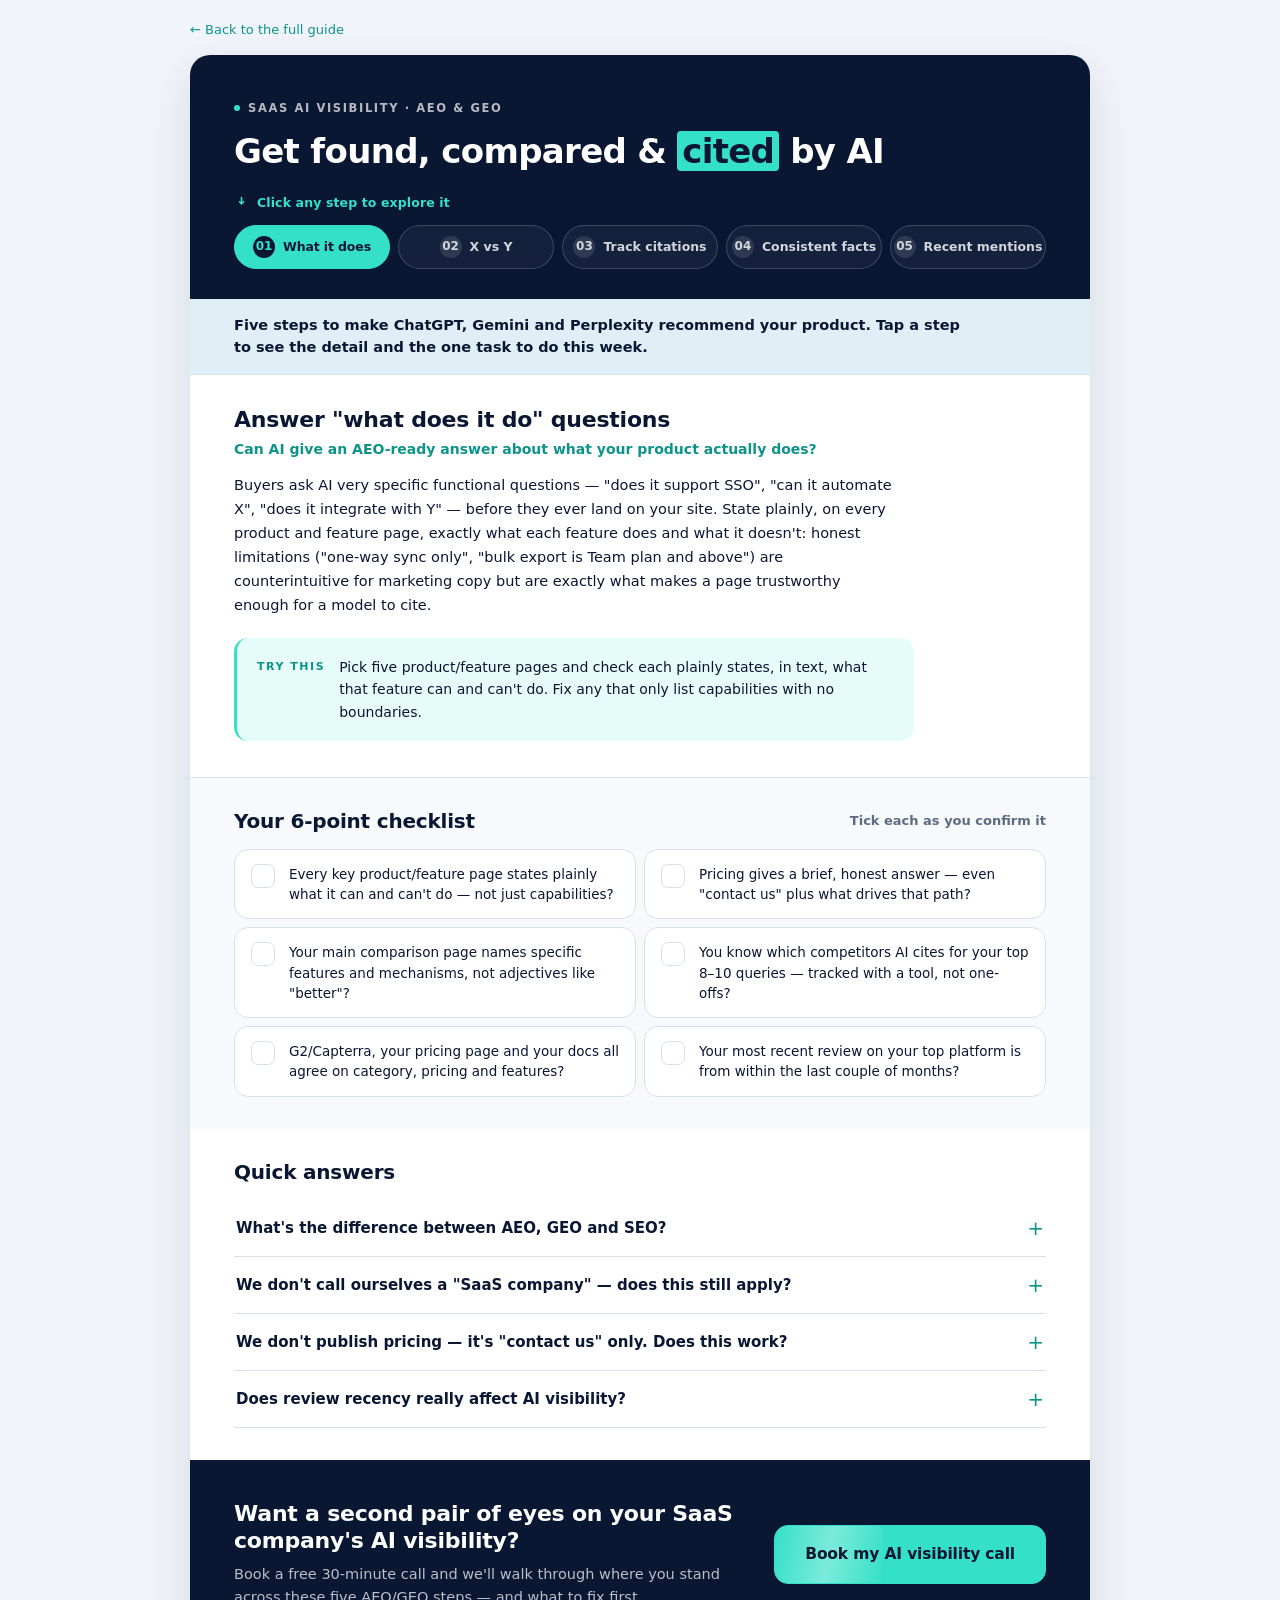
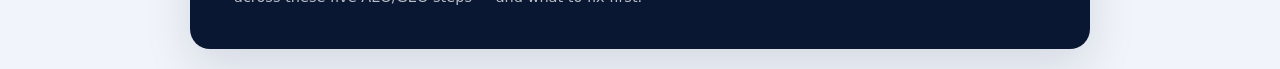
<file: blog/how-to-increase-ai-visibility-saas/interactive-guide/index.html>
<!DOCTYPE html>
<html lang="en-GB"><head>
  <meta charset="utf-8">
  <meta name="viewport" content="width=device-width, initial-scale=1">
  <title>Interactive SaaS AI Visibility Guide: AEO &amp; GEO Checklist | Your Digital Partner</title>
  <link rel="canonical" href="https://your-digital-partner.co.uk/blog/how-to-increase-ai-visibility-saas/interactive-guide/">
  <meta name="description" content="An interactive 5-step walkthrough for SaaS companies to win AI visibility - explore each step, work through a live checklist, and get quick answers on AEO and GEO for SaaS.">
  <meta property="og:title" content="Interactive SaaS AI Visibility Guide: AEO &amp; GEO Checklist">
  <meta property="og:description" content="An interactive 5-step walkthrough to help SaaS companies get found, compared and cited by ChatGPT, Gemini and Perplexity.">
  <meta property="og:image" content="https://your-digital-partner.co.uk/assets/blog/card-bg-pink.jpg">
  <meta property="og:type" content="website">
  <link rel="icon" type="image/svg+xml" href="/assets/logo-icon.svg">
  <script type="application/ld+json">
{
  "@context": "https://schema.org",
  "@graph": [
    {
      "@type": "CreativeWork",
      "@id": "https://your-digital-partner.co.uk/blog/how-to-increase-ai-visibility-saas/interactive-guide/#creativework",
      "name": "Interactive SaaS AI Visibility Guide",
      "description": "An interactive 5-step walkthrough for SaaS companies to win AI visibility - explore each step, work through a live checklist, and get quick answers on AEO and GEO for SaaS.",
      "author": {
        "@type": "Person",
        "name": "Chris Chapman",
        "url": "https://your-digital-partner.co.uk/#approach",
        "sameAs": "https://www.linkedin.com/in/chrischapman89"
      },
      "publisher": {
        "@type": "Organization",
        "name": "Your Digital Partner",
        "logo": {
          "@type": "ImageObject",
          "url": "https://your-digital-partner.co.uk/assets/logo-icon.svg"
        }
      },
      "datePublished": "2026-07-09",
      "dateModified": "2026-07-09",
      "url": "https://your-digital-partner.co.uk/blog/how-to-increase-ai-visibility-saas/interactive-guide/",
      "mainEntityOfPage": {
        "@id": "https://your-digital-partner.co.uk/blog/how-to-increase-ai-visibility-saas/interactive-guide/"
      },
      "keywords": "AI visibility for SaaS, AEO, GEO, SaaS AI citations, interactive guide, AI search visibility checklist",
      "isBasedOn": {
        "@id": "https://your-digital-partner.co.uk/blog/how-to-increase-ai-visibility-saas/#article"
      },
      "about": {
        "@type": "Thing",
        "name": "AI visibility for SaaS companies"
      }
    },
    {
      "@type": "HowTo",
      "@id": "https://your-digital-partner.co.uk/blog/how-to-increase-ai-visibility-saas/interactive-guide/#howto",
      "name": "Interactive SaaS AI Visibility Guide",
      "step": [
        {
          "@type": "HowToStep",
          "position": 1,
          "name": "Answer \"what does it do\" questions",
          "text": "Pick five product/feature pages and check each plainly states, in text, what that feature can and can't do. Fix any that only list capabilities with no boundaries."
        },
        {
          "@type": "HowToStep",
          "position": 2,
          "name": "Win the \"X vs Y\" comparison",
          "text": "Take your top comparison page and list every advantage claim. Rewrite any that are still just adjectives (\"better\", \"easier\") into a specific feature + mechanism + outcome."
        },
        {
          "@type": "HowToStep",
          "position": 3,
          "name": "Track who AI actually cites",
          "text": "Run 8\u201310 real buyer queries through ChatGPT, Perplexity and Google's AI Overview this week. Log who's cited, then adopt a tool to keep doing it automatically."
        },
        {
          "@type": "HowToStep",
          "position": 4,
          "name": "Keep your facts consistent",
          "text": "Open your G2/Capterra profile next to your pricing page and your public docs. Check category, pricing tier names and headline features all agree."
        },
        {
          "@type": "HowToStep",
          "position": 5,
          "name": "Earn recent reviews & mentions",
          "text": "Check the date of your most recent review on your top platform. If it's over a couple of months old, set up a recurring nudge (a post-onboarding email, or a request after a support ticket is resolved)."
        }
      ]
    },
    {
      "@type": "FAQPage",
      "@id": "https://your-digital-partner.co.uk/blog/how-to-increase-ai-visibility-saas/interactive-guide/#faq",
      "mainEntity": [
        {
          "@type": "Question",
          "name": "What's the difference between AEO, GEO and SEO?",
          "acceptedAnswer": {
            "@type": "Answer",
            "text": "SEO is about ranking in traditional search results. AEO (Answer Engine Optimisation) is about being the source an AI system lifts a direct answer from. GEO (Generative Engine Optimisation) is the umbrella term for visibility across all AI-generated answers \u2014 AI Overviews, chat assistants, generative search. For a SaaS company they overlap heavily, and the same fixes improve all three."
          }
        },
        {
          "@type": "Question",
          "name": "We don't call ourselves a \"SaaS company\" \u2014 does this still apply?",
          "acceptedAnswer": {
            "@type": "Answer",
            "text": "Yes. \"SaaS\" is just a label for how software is delivered and billed. If you sell a software product or platform \u2014 whatever you call yourselves \u2014 the same AI-visibility principles apply, across HR tech, martech, fintech, dev tools, cybersecurity, healthtech and more."
          }
        },
        {
          "@type": "Question",
          "name": "We don't publish pricing \u2014 it's \"contact us\" only. Does this work?",
          "acceptedAnswer": {
            "@type": "Answer",
            "text": "Yes, but the citable answer becomes different information: what triggers the contact path \u2014 seat count, feature tier, deployment type \u2014 rather than a number. Vague lines like \"flexible pricing to suit your needs\" still give AI nothing to cite."
          }
        },
        {
          "@type": "Question",
          "name": "Does review recency really affect AI visibility?",
          "acceptedAnswer": {
            "@type": "Answer",
            "text": "Yes. A large but ageing review pool tends to describe an old version of your product. AI systems appear to weight recent reviews and mentions more heavily when forming a current view, so a steady, ongoing trickle of new reviews is worth more than a high total from a single push years ago."
          }
        }
      ]
    },
    {
      "@type": "BreadcrumbList",
      "@id": "https://your-digital-partner.co.uk/blog/how-to-increase-ai-visibility-saas/interactive-guide/#breadcrumb",
      "itemListElement": [
        {
          "@type": "ListItem",
          "position": 1,
          "name": "Home",
          "item": "https://your-digital-partner.co.uk/"
        },
        {
          "@type": "ListItem",
          "position": 2,
          "name": "Blog",
          "item": "https://your-digital-partner.co.uk/blog/"
        },
        {
          "@type": "ListItem",
          "position": 3,
          "name": "How to Increase AI Visibility for SaaS Companies: An AEO & GEO Guide",
          "item": "https://your-digital-partner.co.uk/blog/how-to-increase-ai-visibility-saas/"
        },
        {
          "@type": "ListItem",
          "position": 4,
          "name": "Interactive SaaS AI Visibility Guide",
          "item": "https://your-digital-partner.co.uk/blog/how-to-increase-ai-visibility-saas/interactive-guide/"
        }
      ]
    }
  ]
}
  </script>
  <style>/* ============================================================
   Your Digital Partner — Colour tokens
   Source: brand-guidelines v1, July 2026
   ============================================================ */

:root {
  /* ---- Core pair ---------------------------------------- */
  --ink: #0a1733;          /* Primary. Body text, nav, headings, dark sections, primary buttons */
  --lime: #35e0c8;         /* Accent. Logo icon, headline highlights, CTA-on-dark, hover.
                              NB: reads as teal/mint, not lime-green — name kept per guidelines */

  /* ---- Neutrals & surfaces ------------------------------ */
  --background: #f1f4fa;   /* Page background */
  --card: #ffffff;         /* Card / panel fills */
  --muted: #5b6b80;        /* Secondary / subtitle text */
  --line: #d8e0ec;         /* Borders, dividers */
  --soft: #e0eef6;         /* Soft fills */

  /* ---- Category-coding (service pillars) ---------------- */
  /* Used ONLY to separate the three service pillars — not core brand colours */
  --blue: #2f5fd0;
  --blue-tint: #e8effe;
  --green: #0d9488;
  --green-tint: #dcf3ef;
  --pink: #c2408d;
  --pink-tint: #fceaf3;
  --purple: #7b5cfa;       /* Gradient accent only (CTA border spin) */

  /* --limeSoft is a peach/orange tint despite its name — flagged in guidelines
     as needing dev confirmation. Retained verbatim. */
  --lime-soft: #ffefe0;

  /* ---- Ink tint scale (derived, for dark-section layering) */
  --ink-900: #0a1733;
  --ink-800: #14223f;
  --ink-700: #1f2f4d;
  --ink-600: #33425f;

  /* =========================================================
     Semantic aliases — reference these in components
     ========================================================= */
  --surface-page:    var(--background);
  --surface-card:    var(--card);
  --surface-soft:    var(--soft);
  --surface-dark:    var(--ink);

  --text-heading:    var(--ink);
  --text-body:       var(--muted);
  --text-strong:     var(--ink);
  --text-on-dark:    #ffffff;
  --text-accent:     var(--lime);

  --border-default:  var(--line);
  --border-strong:   var(--ink);

  --accent:          var(--lime);
  --accent-on-dark:  var(--lime);

  --btn-primary-bg:  var(--ink);
  --btn-primary-fg:  #ffffff;
  --btn-accent-bg:   var(--lime);
  --btn-accent-fg:   var(--ink);

  /* Pillar semantic pairs */
  --pillar-1:        var(--blue);
  --pillar-1-tint:   var(--blue-tint);
  --pillar-2:        var(--green);
  --pillar-2-tint:   var(--green-tint);
  --pillar-3:        var(--pink);
  --pillar-3-tint:   var(--pink-tint);
}
</style>
  <style>/* ============================================================
   Your Digital Partner — Typography tokens
   One typeface across the whole product — the Segoe UI system
   stack. Weight + size carry hierarchy; there is no separate
   display font. Applied globally via a single reset rule.
   ============================================================ */

:root {
  /* ---- Family (system stack — not a licensed/webfont) ---- */
  --font-sans: 'Segoe UI', system-ui, -apple-system, 'Roboto', 'Helvetica Neue', Arial, sans-serif;
  --font-body: var(--font-sans);
  --font-heading: var(--font-sans);

  /* ---- Weights ------------------------------------------- */
  --fw-regular: 400;   /* @kind font */
  --fw-medium: 500;    /* @kind font */
  --fw-semibold: 600;  /* @kind font */
  --fw-bold: 700;      /* @kind font */
  --fw-heavy: 800;     /* @kind font */

  /* ---- Type scale (from guidelines "Typography" page) ---- */
  --fs-h1: clamp(34px, 5vw, 58px);   /* @kind font */
  --fs-h2: 26px;                     /* @kind font */
  --fs-h3: 20px;                     /* @kind font */
  --fs-subtitle: 15.5px;             /* @kind font */
  --fs-body: 14px;                   /* @kind font */
  --fs-small: 13px;                  /* @kind font */
  --fs-micro: 11.5px;                /* @kind font */

  /* ---- Line heights -------------------------------------- */
  --lh-tight: 1.05;    /* @kind font */
  --lh-heading: 1.15;  /* @kind font */
  --lh-body: 1.6;      /* @kind font */

  /* ---- Letter spacing ------------------------------------ */
  --ls-heading: -0.02em; /* @kind font */
  --ls-normal: 0;        /* @kind font */
  --ls-label: 0.14em;    /* @kind font */
}
</style>
  <style>/* ============================================================
   Your Digital Partner — Spacing & layout tokens
   ============================================================ */

:root {
  /* ---- Spacing scale ------------------------------------- */
  --space-0: 0;
  --space-1: 4px;
  --space-2: 8px;
  --space-3: 12px;
  --space-4: 16px;
  --space-5: 20px;
  --space-6: 24px;
  --space-8: 32px;
  --space-10: 40px;
  --space-12: 48px;
  --space-16: 64px;
  --space-20: 80px;
  --space-24: 96px;

  /* ---- Layout ------------------------------------------- */
  --container-max: 1200px;
  --container-narrow: 760px;
  --section-pad-y: clamp(56px, 8vw, 112px);
  --gutter: clamp(20px, 4vw, 40px);  /* @kind spacing */
}
</style>
  <style>/* ============================================================
   Your Digital Partner — Radii, shadows, motion
   ============================================================ */

:root {
  /* ---- Corner radii -------------------------------------- */
  --radius-xs: 6px;
  --radius-sm: 10px;
  --radius-md: 14px;     /* default card / input radius */
  --radius-lg: 20px;     /* panels, large cards */
  --radius-xl: 28px;
  --radius-pill: 999px;  /* pills, tags, chips */
  --radius-icon: 12px;   /* the rounded-square logo icon */

  /* ---- Shadows ------------------------------------------- */
  /* Soft, cool-tinted elevation on the pale-blue page */
  --shadow-sm: 0 1px 2px rgba(10, 23, 51, 0.06);
  --shadow-md: 0 6px 20px rgba(10, 23, 51, 0.08);
  --shadow-lg: 0 18px 48px rgba(10, 23, 51, 0.12);
  --shadow-card: 0 10px 30px rgba(10, 23, 51, 0.07);
  /* Lime focus / glow ring */
  --glow-lime: 0 0 0 4px rgba(53, 224, 200, 0.28);
  --ring-focus: 0 0 0 3px rgba(53, 224, 200, 0.45);

  /* ---- Borders ------------------------------------------- */
  --border-width: 1px;   /* @kind other */
  --border: 1px solid var(--line);  /* @kind other */

  /* ---- Motion -------------------------------------------- */
  /* Signature site easings */
  --ease-standard: cubic-bezier(0.4, 0, 0.2, 1);        /* @kind other */
  --ease-out: cubic-bezier(0.16, 1, 0.3, 1);            /* @kind other */
  --ease-overshoot: cubic-bezier(0.34, 1.56, 0.64, 1);  /* @kind other */
  --dur-fast: 0.18s;   /* @kind other */
  --dur-base: 0.28s;   /* @kind other */
  --dur-slow: 0.7s;    /* @kind other */

  /* Signature loop timings (see readme MOTION section) */
  --loop-border-spin: 4.5s;  /* @kind other */
  --loop-pulse: 2.4s;        /* @kind other */
  --loop-shine: 3.8s;        /* @kind other */
  --loop-bar-fill: 1.3s;     /* @kind other */

  /* Category-coding gradient (CTA border spin) */
  --gradient-spin: conic-gradient(from 0deg, var(--lime), var(--green), var(--purple), transparent 60%);  /* @kind other */
  --gradient-lime: linear-gradient(120deg, var(--lime), var(--green));  /* @kind other */
}

/* ---- Signature keyframes (reused, not reinvented) -------- */
@keyframes ydp-pop {
  0%   { transform: scale(0.6); opacity: 0; }
  100% { transform: scale(1);   opacity: 1; }
}
@keyframes ydp-pulse-glow {
  0%   { box-shadow: 0 0 0 0 rgba(53, 224, 200, 0.5); }
  70%  { box-shadow: 0 0 0 16px rgba(53, 224, 200, 0); }
  100% { box-shadow: 0 0 0 0 rgba(53, 224, 200, 0); }
}
@keyframes ydp-shine {
  0%   { transform: translateX(-120%) skewX(-18deg); }
  22%  { transform: translateX(220%) skewX(-18deg); }
  100% { transform: translateX(220%) skewX(-18deg); }
}
@keyframes ydp-border-spin {
  to { transform: rotate(1turn); }
}
</style>
  <style>/* ============================================================
   Your Digital Partner — Base / reset
   The brand applies its font + colour globally. Kept minimal.
   ============================================================ */

* { box-sizing: border-box; }

html, body {
  margin: 0;
  padding: 0;
}

body {
  font-family: var(--font-body);
  font-size: var(--fs-body);
  line-height: var(--lh-body);
  color: var(--text-body);
  background: var(--surface-page);
  -webkit-font-smoothing: antialiased;
  text-rendering: optimizeLegibility;
}

h1, h2, h3, h4 {
  color: var(--text-heading);
  font-weight: var(--fw-heavy);
  letter-spacing: var(--ls-heading);
  margin: 0 0 0.4em;
}
h1 { font-size: var(--fs-h1); line-height: var(--lh-tight); }
h2 { font-size: var(--fs-h2); line-height: var(--lh-heading); }
h3 { font-size: var(--fs-h3); line-height: var(--lh-heading); letter-spacing: var(--ls-normal); }

p { margin: 0 0 1em; }

a {
  color: var(--ink);
  text-decoration: none;
  transition: color var(--dur-fast) var(--ease-standard);
}
a:hover { color: var(--green); }

/* Eyebrow / section kicker */
.ydp-kicker {
  font-size: var(--fs-micro);
  font-weight: var(--fw-bold);
  letter-spacing: var(--ls-label);
  text-transform: uppercase;
  color: var(--muted);
}

/* Lime highlight behind headline words (static end-state) */
.ydp-highlight {
  background: var(--lime);
  color: var(--ink);
  padding: 0 0.14em;
  border-radius: 4px;
  box-decoration-break: clone;
  -webkit-box-decoration-break: clone;
}
</style>
  
  <style>
    body { background: var(--background); margin: 0; font-family: var(--font-sans); color: var(--ink); min-height: 100vh; }
    a { color: var(--green); text-decoration: none; }
    a:hover { color: var(--ink); }
    * { box-sizing: border-box; }

    @keyframes ydp-nudge-y { 0%, 100% { transform: translateY(0); } 50% { transform: translateY(3px); } }
    @keyframes ydp-expand-in { from { opacity: 0; transform: translateY(-4px); } to { opacity: 1; transform: translateY(0); } }

    .wrap { padding: 20px; max-width: 940px; margin: 0 auto; }
    .embed { width: 100%; background: var(--card); border-radius: var(--radius-lg); box-shadow: var(--shadow-lg); overflow: hidden; }
    .embed input[name="step"] { position: absolute; width: 0; height: 0; opacity: 0; pointer-events: none; }

    /* ---- dark header ---- */
    .hero { padding: 40px 44px 30px; background: var(--ink); color: #fff; }
    .kicker { display: inline-flex; align-items: center; gap: 8px; font-size: 11.5px; font-weight: 700; letter-spacing: 0.14em; text-transform: uppercase; color: rgba(255,255,255,0.7); }
    .kicker .dot { width: 6px; height: 6px; border-radius: 50%; background: var(--lime); display: inline-block; }
    .hero h1 { margin: 16px 0 22px; font-size: 34px; font-weight: 800; line-height: 1.1; letter-spacing: -0.02em; color: #fff; }
    .hl { background: var(--lime); color: var(--ink); padding: 0 0.14em; border-radius: 4px; }
    .cue { display: inline-flex; align-items: center; gap: 8px; margin-bottom: 12px; color: var(--lime); font-size: 12.5px; font-weight: 700; letter-spacing: 0.01em; }
    .cue .arrow { display: inline-flex; animation: ydp-nudge-y 1.3s var(--ease-standard) infinite; }

    .tabs { display: flex; flex-wrap: nowrap; gap: 8px; }
    .tab { flex: 1 1 0; min-width: 0; display: inline-flex; align-items: center; justify-content: center; gap: 8px; padding: 10px 8px; border-radius: var(--radius-pill); background: rgba(255,255,255,0.06); border: 1px solid rgba(255,255,255,0.22); color: #fff; cursor: pointer; opacity: 0.82; transition: background var(--dur-fast) var(--ease-standard), opacity var(--dur-fast) var(--ease-standard), transform var(--dur-fast) var(--ease-standard); }
    .tab:hover { background: rgba(255,255,255,0.15); opacity: 1; transform: translateY(-2px); }
    .tab .num { flex: 0 0 auto; display: inline-flex; align-items: center; justify-content: center; width: 22px; height: 22px; border-radius: 50%; background: rgba(255,255,255,0.14); color: #fff; font-weight: 800; font-size: 12px; }
    .tab .txt { font-size: 12.5px; font-weight: 700; color: #fff; white-space: nowrap; }

    .embed:has(#s1:checked) label[for="s1"],
    .embed:has(#s2:checked) label[for="s2"],
    .embed:has(#s3:checked) label[for="s3"],
    .embed:has(#s4:checked) label[for="s4"],
    .embed:has(#s5:checked) label[for="s5"] {
      background: var(--lime); border-color: var(--lime); opacity: 1; transform: none;
      animation: ydp-pulse-glow var(--loop-pulse) var(--ease-out) infinite;
    }
    .embed:has(#s1:checked) label[for="s1"] .num,
    .embed:has(#s2:checked) label[for="s2"] .num,
    .embed:has(#s3:checked) label[for="s3"] .num,
    .embed:has(#s4:checked) label[for="s4"] .num,
    .embed:has(#s5:checked) label[for="s5"] .num {
      background: var(--ink); color: var(--lime);
    }
    .embed:has(#s1:checked) label[for="s1"] .txt,
    .embed:has(#s2:checked) label[for="s2"] .txt,
    .embed:has(#s3:checked) label[for="s3"] .txt,
    .embed:has(#s4:checked) label[for="s4"] .txt,
    .embed:has(#s5:checked) label[for="s5"] .txt {
      color: var(--ink); font-weight: 800; letter-spacing: -0.01em;
    }

    /* ---- subhead band ---- */
    .band { padding: 15px 44px; background: var(--soft); border-bottom: 1px solid var(--line); }
    .band p { margin: 0; max-width: 740px; font-size: 14.5px; line-height: 1.55; font-weight: 600; color: var(--ink); }

    /* ---- panels ---- */
    .panel { display: none; padding: 32px 44px 8px; animation: ydp-expand-in var(--dur-base) var(--ease-out); }
    .embed:has(#s1:checked) .panel[data-p="1"],
    .embed:has(#s2:checked) .panel[data-p="2"],
    .embed:has(#s3:checked) .panel[data-p="3"],
    .embed:has(#s4:checked) .panel[data-p="4"],
    .embed:has(#s5:checked) .panel[data-p="5"] { display: block; }
    .panel h3 { margin: 0 0 6px; font-size: 22px; font-weight: 800; color: var(--ink); letter-spacing: -0.01em; }
    .panel .q { margin: 0 0 14px; font-size: 14px; font-weight: 700; color: var(--green); }
    .panel .body { margin: 0 0 20px; max-width: 660px; font-size: 14.5px; line-height: 1.65; color: var(--ink); }
    .try { display: flex; gap: 14px; padding: 18px 20px; border-radius: var(--radius-md); background: rgba(53,224,200,0.12); border-left: 3px solid var(--lime); max-width: 680px; }
    .try .lbl { flex: 0 0 auto; font-size: 11px; font-weight: 800; letter-spacing: 0.14em; text-transform: uppercase; color: var(--green); padding-top: 2px; }
    .try .txt { flex: 1 1 auto; font-size: 14px; line-height: 1.6; color: var(--ink); }

    /* ---- checklist ---- */
    .checklist { margin-top: 28px; padding: 32px 44px; background: #f7f9fd; border-top: 1px solid var(--line); }
    .checklist .head { display: flex; align-items: center; justify-content: space-between; gap: 16px; flex-wrap: wrap; margin-bottom: 16px; }
    .checklist h3 { margin: 0; font-size: 20px; font-weight: 800; color: var(--ink); letter-spacing: -0.01em; }
    .checklist .hint { font-size: 13px; font-weight: 700; color: var(--muted); }
    .checkgrid { display: grid; grid-template-columns: repeat(auto-fit, minmax(280px, 1fr)); gap: 8px; }
    .check { display: flex; align-items: flex-start; gap: 14px; padding: 14px 16px; border-radius: var(--radius-md); background: var(--card); border: 1px solid var(--line); cursor: pointer; transition: border-color var(--dur-fast) var(--ease-standard); }
    .check:hover { border-color: var(--green); }
    .check input { position: absolute; opacity: 0; width: 0; height: 0; }
    .check .box { flex: 0 0 auto; width: 24px; height: 24px; border-radius: 7px; border: 1.5px solid var(--line); background: var(--card); display: inline-flex; align-items: center; justify-content: center; transition: background var(--dur-fast) var(--ease-standard), border-color var(--dur-fast) var(--ease-standard); }
    .check .box svg { opacity: 0; }
    .check input:checked + .box { background: var(--lime); border-color: var(--lime); }
    .check input:checked + .box svg { opacity: 1; }
    .check .txt { flex: 1 1 auto; font-size: 13.5px; line-height: 1.5; color: var(--ink); }

    /* ---- faq ---- */
    .faq { padding: 32px 44px; }
    .faq h3 { margin: 0 0 16px; font-size: 20px; font-weight: 800; color: var(--ink); letter-spacing: -0.01em; }
    .faq details { border-bottom: 1px solid var(--line); }
    .faq summary { display: flex; align-items: center; gap: 16px; padding: 16px 2px; cursor: pointer; list-style: none; }
    .faq summary::-webkit-details-marker { display: none; }
    .faq summary .qt { flex: 1 1 auto; font-size: 15px; font-weight: 700; color: var(--ink); }
    .faq summary .ic { flex: 0 0 auto; font-size: 20px; color: var(--green); line-height: 1; }
    .faq summary .ic .minus { display: none; }
    .faq details[open] summary .ic .plus { display: none; }
    .faq details[open] summary .ic .minus { display: inline; }
    .faq .ans { margin: 0; padding: 0 2px 18px; font-size: 14px; line-height: 1.65; color: var(--muted); max-width: 660px; animation: ydp-expand-in var(--dur-base) var(--ease-out); }

    /* ---- cta ---- */
    .cta { padding: 40px 44px; background: var(--ink); color: #fff; display: flex; align-items: center; justify-content: space-between; gap: 28px; flex-wrap: wrap; }
    .cta .copy { flex: 1 1 380px; min-width: 280px; }
    .cta .copy .t { margin: 0 0 8px; font-size: 22px; font-weight: 800; line-height: 1.25; letter-spacing: -0.01em; }
    .cta .copy .s { margin: 0; font-size: 14.5px; line-height: 1.6; color: rgba(255,255,255,0.72); }
    .btn { position: relative; overflow: hidden; display: inline-flex; align-items: center; justify-content: center; gap: 8px; padding: 16px 30px; font-size: 15.5px; font-weight: 700; letter-spacing: -0.01em; border-radius: var(--radius-md); background: var(--lime); color: var(--ink); border: 1px solid var(--lime); cursor: pointer; animation: ydp-pulse-glow var(--loop-pulse) var(--ease-out) infinite; }
    .btn:hover { color: var(--ink); }
    .btn .shine { position: absolute; top: 0; left: 0; width: 40%; height: 100%; background: linear-gradient(100deg, transparent, rgba(255,255,255,0.35), transparent); animation: ydp-shine var(--loop-shine) var(--ease-standard) infinite; pointer-events: none; }
    .btn .lbl { position: relative; z-index: 1; }

    @media (max-width: 640px) {
      .hero, .band, .panel, .checklist, .faq, .cta { padding-left: 22px; padding-right: 22px; }
      .hero h1 { font-size: 27px; }
      .tabs { flex-wrap: wrap; }
      .tab { flex: 1 1 auto; }
    }
  </style>
    <!-- Start of HubSpot Embed Code -->
    <script type="text/javascript" id="hs-script-loader" async defer src="https://js-eu1.hs-scripts.com/146760313.js"></script>
    <!-- End of HubSpot Embed Code -->
</head>
<body>
  <div class="wrap">
    <p style="margin:0 0 14px;font-size:13px"><a href="/blog/how-to-increase-ai-visibility-saas/">&larr; Back to the full guide</a></p>
    <div class="embed">
      <input type="radio" name="step" id="s1" checked="">
      <input type="radio" name="step" id="s2">
      <input type="radio" name="step" id="s3">
      <input type="radio" name="step" id="s4">
      <input type="radio" name="step" id="s5">

      <!-- dark header + tabs -->
      <div class="hero">
        <span class="kicker"><span class="dot"></span>SaaS AI visibility · AEO &amp; GEO</span>
        <h1>Get found, compared &amp; <span class="hl">cited</span> by AI</h1>
        <div class="cue">
          <span class="arrow"><svg width="15" height="15" viewBox="0 0 24 24" fill="none" stroke="currentColor" stroke-width="2.5" stroke-linecap="round" stroke-linejoin="round"><path d="M9 11l3 3 3-3"></path><path d="M12 4v10"></path></svg></span>
          Click any step to explore it
        </div>
        <div class="tabs">
          <label class="tab" for="s1"><span class="num">01</span><span class="txt">What it does</span></label>
          <label class="tab" for="s2"><span class="num">02</span><span class="txt">X vs Y</span></label>
          <label class="tab" for="s3"><span class="num">03</span><span class="txt">Track citations</span></label>
          <label class="tab" for="s4"><span class="num">04</span><span class="txt">Consistent facts</span></label>
          <label class="tab" for="s5"><span class="num">05</span><span class="txt">Recent mentions</span></label>
        </div>
      </div>

      <!-- subhead band -->
      <div class="band">
        <p>Five steps to make ChatGPT, Gemini and Perplexity recommend your product. Tap a step to see the detail and the one task to do this week.</p>
      </div>

      <!-- panels -->
      <div class="panel" data-p="1">
        <h3>Answer "what does it do" questions</h3>
        <p class="q">Can AI give an AEO-ready answer about what your product actually does?</p>
        <p class="body">Buyers ask AI very specific functional questions — "does it support SSO", "can it automate X", "does it integrate with Y" — before they ever land on your site. State plainly, on every product and feature page, exactly what each feature does and what it doesn't: honest limitations ("one-way sync only", "bulk export is Team plan and above") are counterintuitive for marketing copy but are exactly what makes a page trustworthy enough for a model to cite.</p>
        <div class="try"><span class="lbl">Try&nbsp;this</span><span class="txt">Pick five product/feature pages and check each plainly states, in text, what that feature can and can't do. Fix any that only list capabilities with no boundaries.</span></div>
      </div>
      <div class="panel" data-p="2">
        <h3>Win the "X vs Y" comparison</h3>
        <p class="q">Does your comparison content give AI enough detail to cite you over competitors?</p>
        <p class="body">"[You] vs [Competitor]" is one of the highest-intent patterns in SaaS buying, and exactly what people now ask AI instead of Googling — so this is where most of your effort should sit. Go deep on function, not adjectives: name the specific feature, the specific mechanism and the specific outcome ("our automation builder supports conditional branching without custom code"). Be genuinely fair about where a competitor fits better — thin, one-sided pages push models toward neutral G2 grids instead of citing you.</p>
        <div class="try"><span class="lbl">Try&nbsp;this</span><span class="txt">Take your top comparison page and list every advantage claim. Rewrite any that are still just adjectives ("better", "easier") into a specific feature + mechanism + outcome.</span></div>
      </div>
      <div class="panel" data-p="3">
        <h3>Track who AI actually cites</h3>
        <p class="q">Do you know which competitors AI is citing for your key SaaS queries?</p>
        <p class="body">Before investing further, run your real target buyer queries — "best SaaS for X", "X vs Y", "best tool for [task]" — through ChatGPT, Gemini, Perplexity and Google's AI Overview, and note who gets cited. That shows you which gap is actually yours rather than guessing. Treat it as an ongoing discipline: a tracking tool (HubSpot's AI visibility tracking, or a specialist like Searchable) turns a manual spot-check into a monthly signal.</p>
        <div class="try"><span class="lbl">Try&nbsp;this</span><span class="txt">Run 8–10 real buyer queries through ChatGPT, Perplexity and Google's AI Overview this week. Log who's cited, then adopt a tool to keep doing it automatically.</span></div>
      </div>
      <div class="panel" data-p="4">
        <h3>Keep your facts consistent</h3>
        <p class="q">Do G2, Capterra and your own site tell AI the same story?</p>
        <p class="body">Models weigh review platforms heavily, so an outdated G2 or Capterra listing — old feature set, old pricing tier, a category that no longer fits — is often the version AI surfaces instead of your current site. Public docs are the other quiet culprit: if they describe a feature differently from your marketing (different terms, deprecated features still documented), that mismatch is easy for a model to pick up and hard for a human to notice.</p>
        <div class="try"><span class="lbl">Try&nbsp;this</span><span class="txt">Open your G2/Capterra profile next to your pricing page and your public docs. Check category, pricing tier names and headline features all agree.</span></div>
      </div>
      <div class="panel" data-p="5">
        <h3>Earn recent reviews &amp; mentions</h3>
        <p class="q">Does the wider SaaS ecosystem vouch for your AI visibility?</p>
        <p class="body">The sources that count are concrete: genuine G2/Capterra reviews, listings in integration partners' directories ("works with X"), mentions in dev communities (Stack Overflow, Slack/Discord, GitHub), and category publications. These matter more than generic press because they're what your buyers already trust. Recency matters as much as volume — a steady monthly trickle beats 200 reviews from three years ago, which read as evidence about an old version of your product.</p>
        <div class="try"><span class="lbl">Try&nbsp;this</span><span class="txt">Check the date of your most recent review on your top platform. If it's over a couple of months old, set up a recurring nudge (a post-onboarding email, or a request after a support ticket is resolved).</span></div>
      </div>

      <!-- checklist -->
      <div class="checklist">
        <div class="head">
          <h3>Your 6-point checklist</h3>
          <span class="hint">Tick each as you confirm it</span>
        </div>
        <div class="checkgrid">
          <label class="check"><input type="checkbox"><span class="box"><svg width="14" height="14" viewBox="0 0 24 24" fill="none" stroke="#0a1733" stroke-width="3.5" stroke-linecap="round" stroke-linejoin="round"><polyline points="20 6 9 17 4 12"></polyline></svg></span><span class="txt">Every key product/feature page states plainly what it can and can't do — not just capabilities?</span></label>
          <label class="check"><input type="checkbox"><span class="box"><svg width="14" height="14" viewBox="0 0 24 24" fill="none" stroke="#0a1733" stroke-width="3.5" stroke-linecap="round" stroke-linejoin="round"><polyline points="20 6 9 17 4 12"></polyline></svg></span><span class="txt">Pricing gives a brief, honest answer — even "contact us" plus what drives that path?</span></label>
          <label class="check"><input type="checkbox"><span class="box"><svg width="14" height="14" viewBox="0 0 24 24" fill="none" stroke="#0a1733" stroke-width="3.5" stroke-linecap="round" stroke-linejoin="round"><polyline points="20 6 9 17 4 12"></polyline></svg></span><span class="txt">Your main comparison page names specific features and mechanisms, not adjectives like "better"?</span></label>
          <label class="check"><input type="checkbox"><span class="box"><svg width="14" height="14" viewBox="0 0 24 24" fill="none" stroke="#0a1733" stroke-width="3.5" stroke-linecap="round" stroke-linejoin="round"><polyline points="20 6 9 17 4 12"></polyline></svg></span><span class="txt">You know which competitors AI cites for your top 8–10 queries — tracked with a tool, not one-offs?</span></label>
          <label class="check"><input type="checkbox"><span class="box"><svg width="14" height="14" viewBox="0 0 24 24" fill="none" stroke="#0a1733" stroke-width="3.5" stroke-linecap="round" stroke-linejoin="round"><polyline points="20 6 9 17 4 12"></polyline></svg></span><span class="txt">G2/Capterra, your pricing page and your docs all agree on category, pricing and features?</span></label>
          <label class="check"><input type="checkbox"><span class="box"><svg width="14" height="14" viewBox="0 0 24 24" fill="none" stroke="#0a1733" stroke-width="3.5" stroke-linecap="round" stroke-linejoin="round"><polyline points="20 6 9 17 4 12"></polyline></svg></span><span class="txt">Your most recent review on your top platform is from within the last couple of months?</span></label>
        </div>
      </div>

      <!-- faq -->
      <div class="faq">
        <h3>Quick answers</h3>
        <details>
          <summary><span class="qt">What's the difference between AEO, GEO and SEO?</span><span class="ic"><span class="plus">+</span><span class="minus">−</span></span></summary>
          <p class="ans">SEO is about ranking in traditional search results. AEO (Answer Engine Optimisation) is about being the source an AI system lifts a direct answer from. GEO (Generative Engine Optimisation) is the umbrella term for visibility across all AI-generated answers — AI Overviews, chat assistants, generative search. For a SaaS company they overlap heavily, and the same fixes improve all three.</p>
        </details>
        <details>
          <summary><span class="qt">We don't call ourselves a "SaaS company" — does this still apply?</span><span class="ic"><span class="plus">+</span><span class="minus">−</span></span></summary>
          <p class="ans">Yes. "SaaS" is just a label for how software is delivered and billed. If you sell a software product or platform — whatever you call yourselves — the same AI-visibility principles apply, across HR tech, martech, fintech, dev tools, cybersecurity, healthtech and more.</p>
        </details>
        <details>
          <summary><span class="qt">We don't publish pricing — it's "contact us" only. Does this work?</span><span class="ic"><span class="plus">+</span><span class="minus">−</span></span></summary>
          <p class="ans">Yes, but the citable answer becomes different information: what triggers the contact path — seat count, feature tier, deployment type — rather than a number. Vague lines like "flexible pricing to suit your needs" still give AI nothing to cite.</p>
        </details>
        <details>
          <summary><span class="qt">Does review recency really affect AI visibility?</span><span class="ic"><span class="plus">+</span><span class="minus">−</span></span></summary>
          <p class="ans">Yes. A large but ageing review pool tends to describe an old version of your product. AI systems appear to weight recent reviews and mentions more heavily when forming a current view, so a steady, ongoing trickle of new reviews is worth more than a high total from a single push years ago.</p>
        </details>
      </div>

      <!-- cta -->
      <div class="cta">
        <div class="copy">
          <p class="t">Want a second pair of eyes on your SaaS company's AI visibility?</p>
          <p class="s">Book a free 30-minute call and we'll walk through where you stand across these five AEO/GEO steps — and what to fix first.</p>
        </div>
        <a class="btn" href="https://meetings-eu1.hubspot.com/cchapman" target="_blank" rel="noopener"><span class="shine"></span><span class="lbl">Book my AI visibility call</span></a>
      </div>

    </div>
  </div>


</body></html>
</file>
